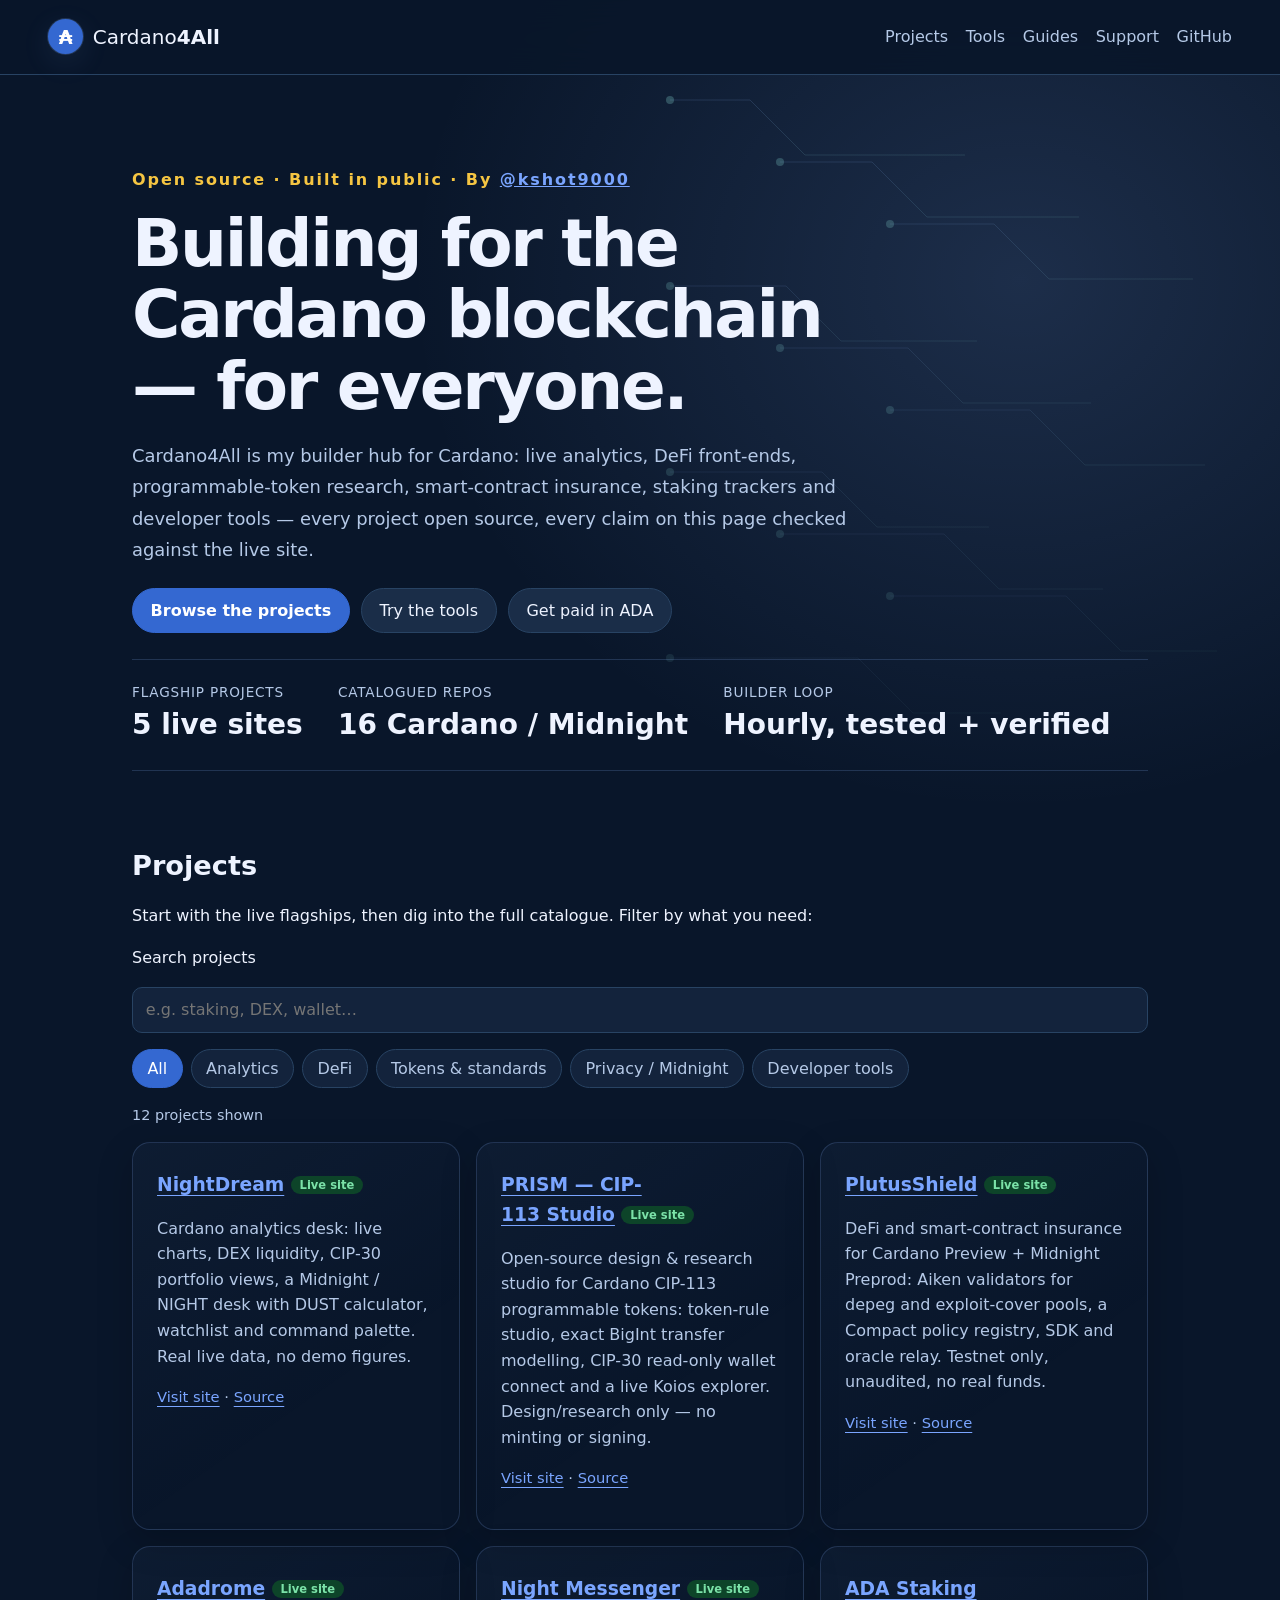
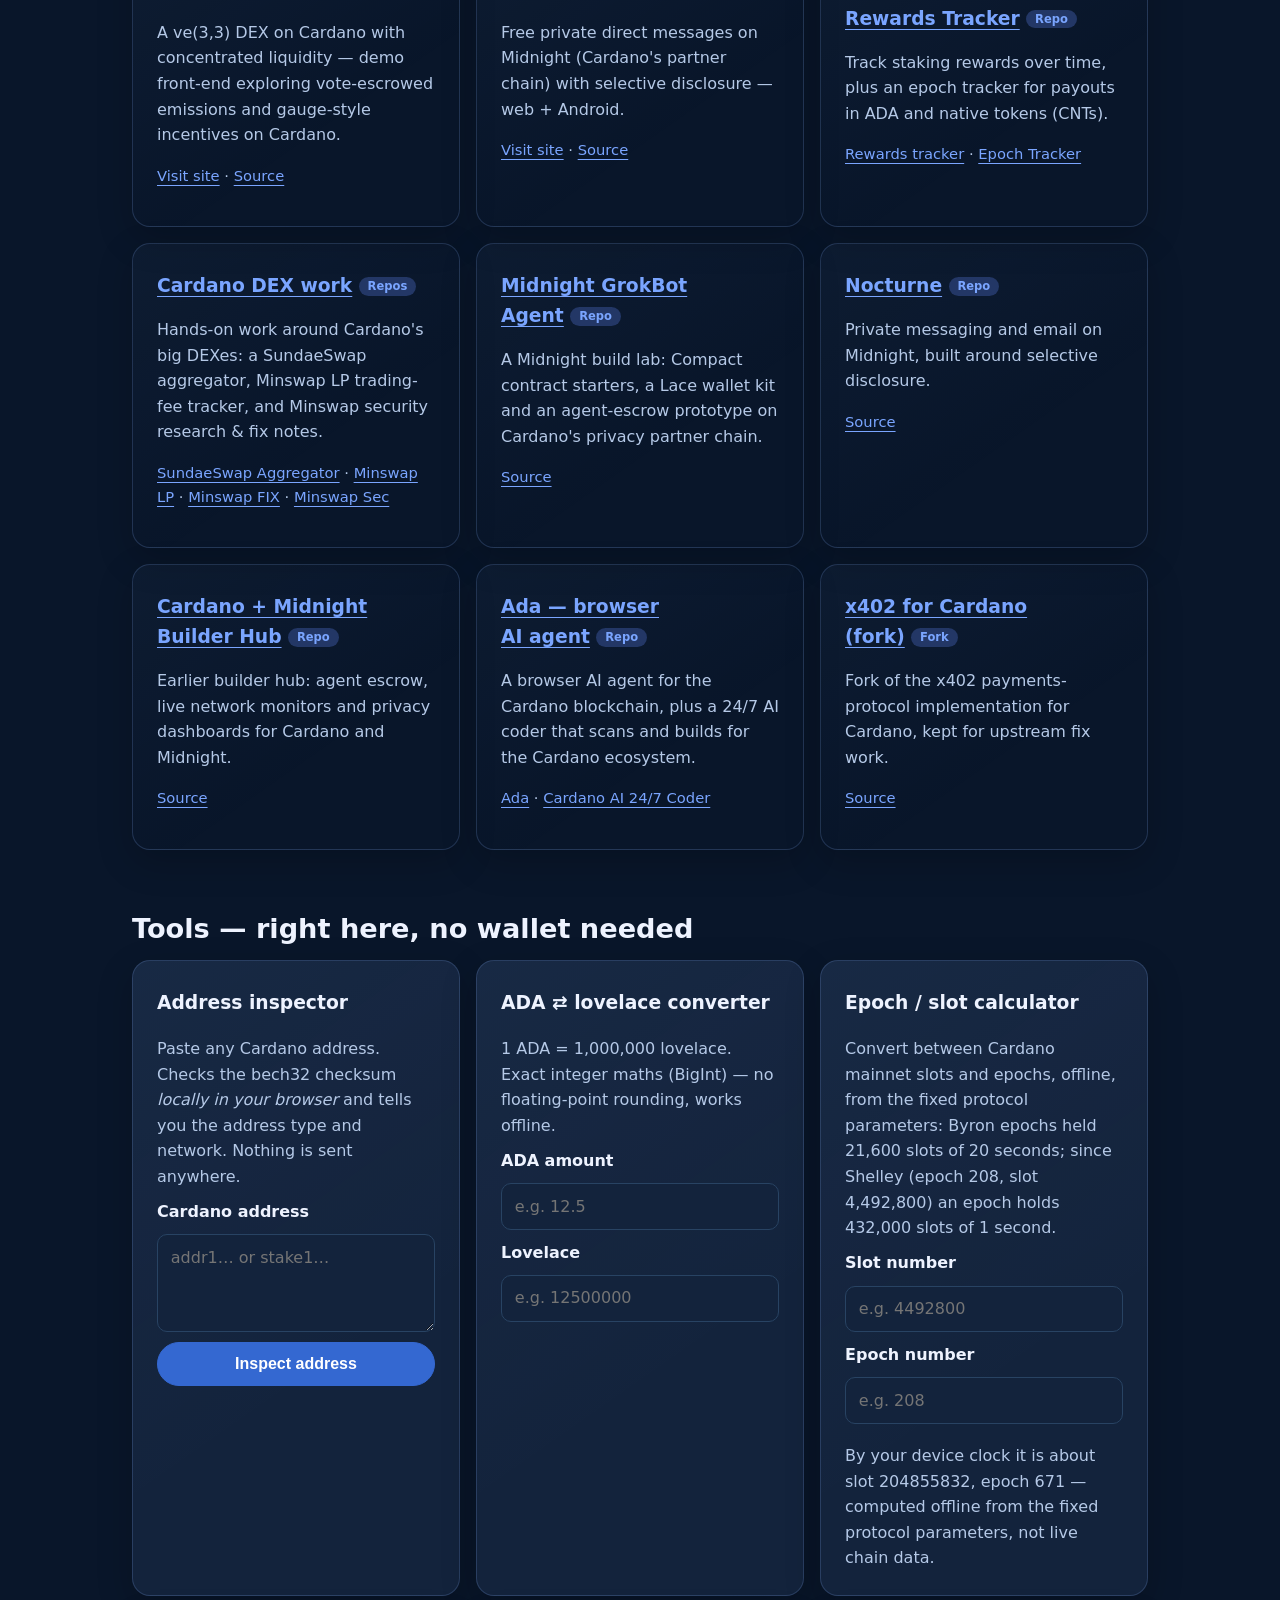
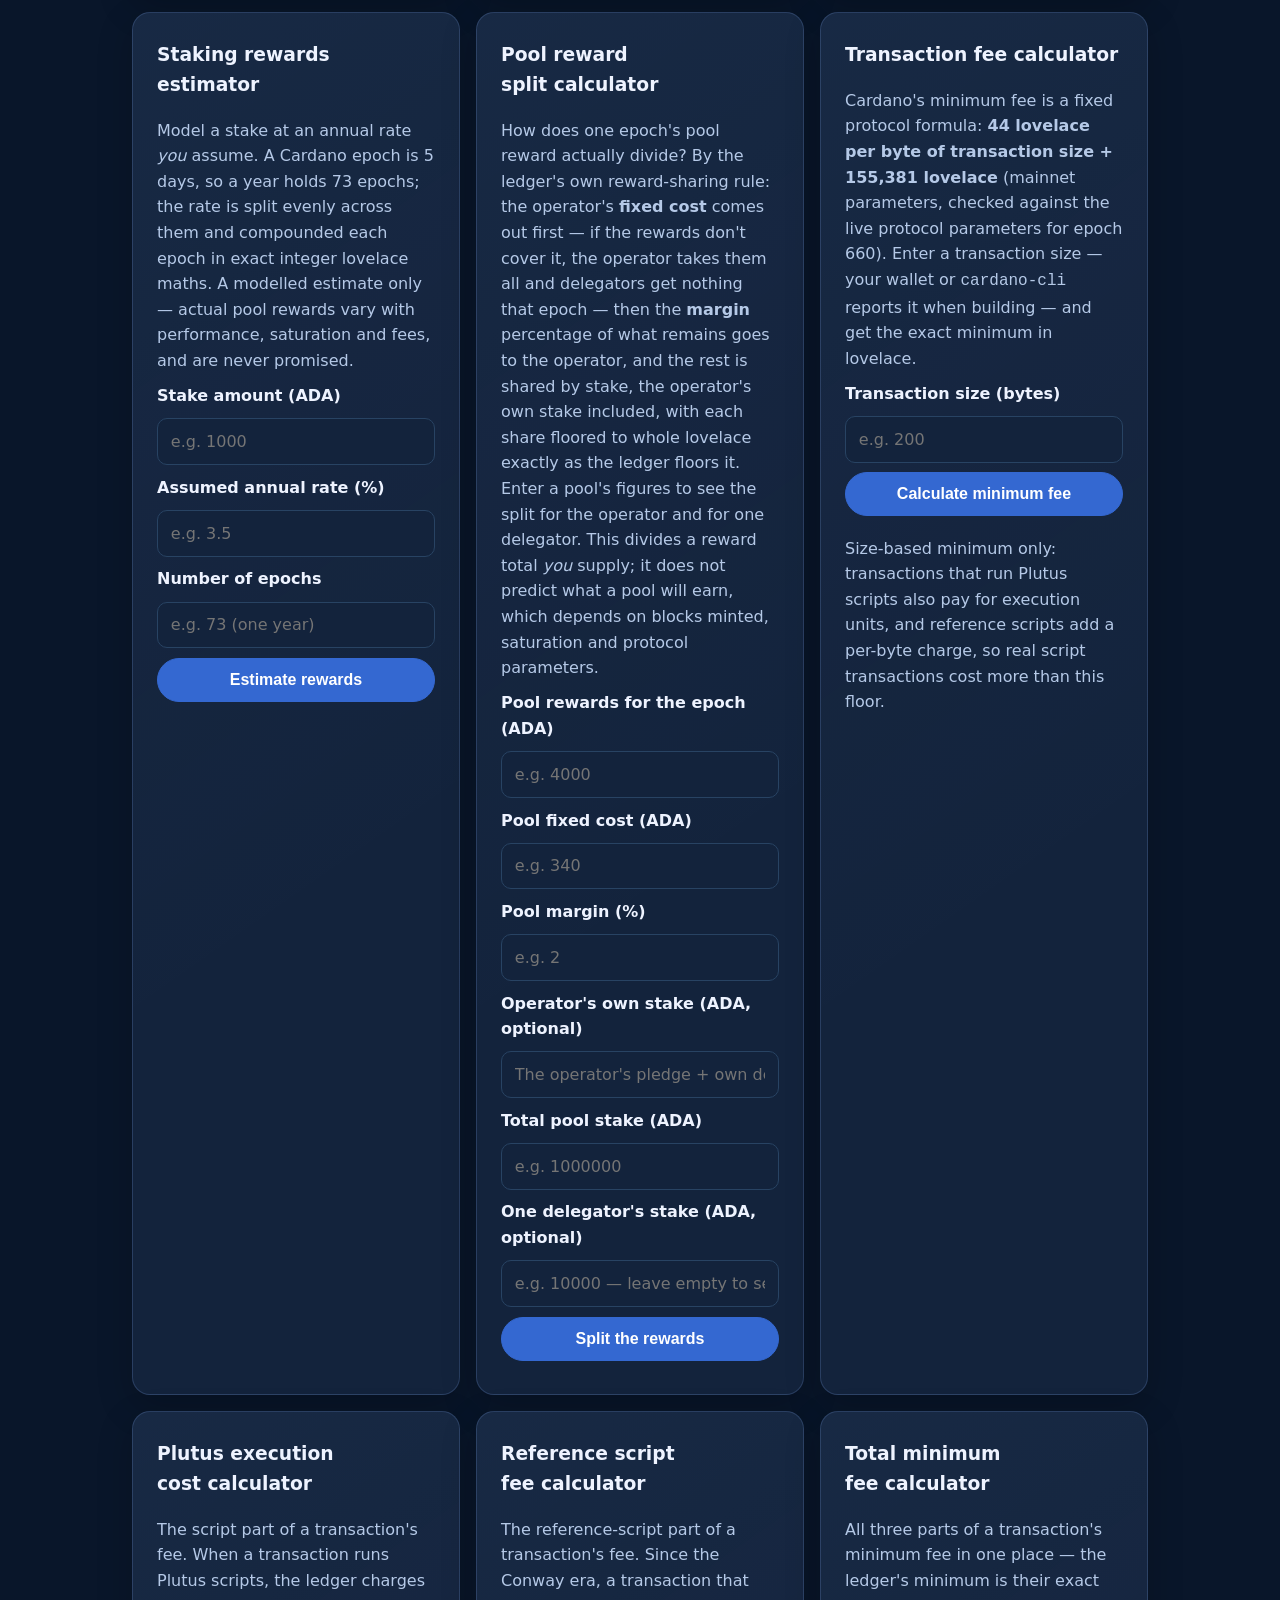
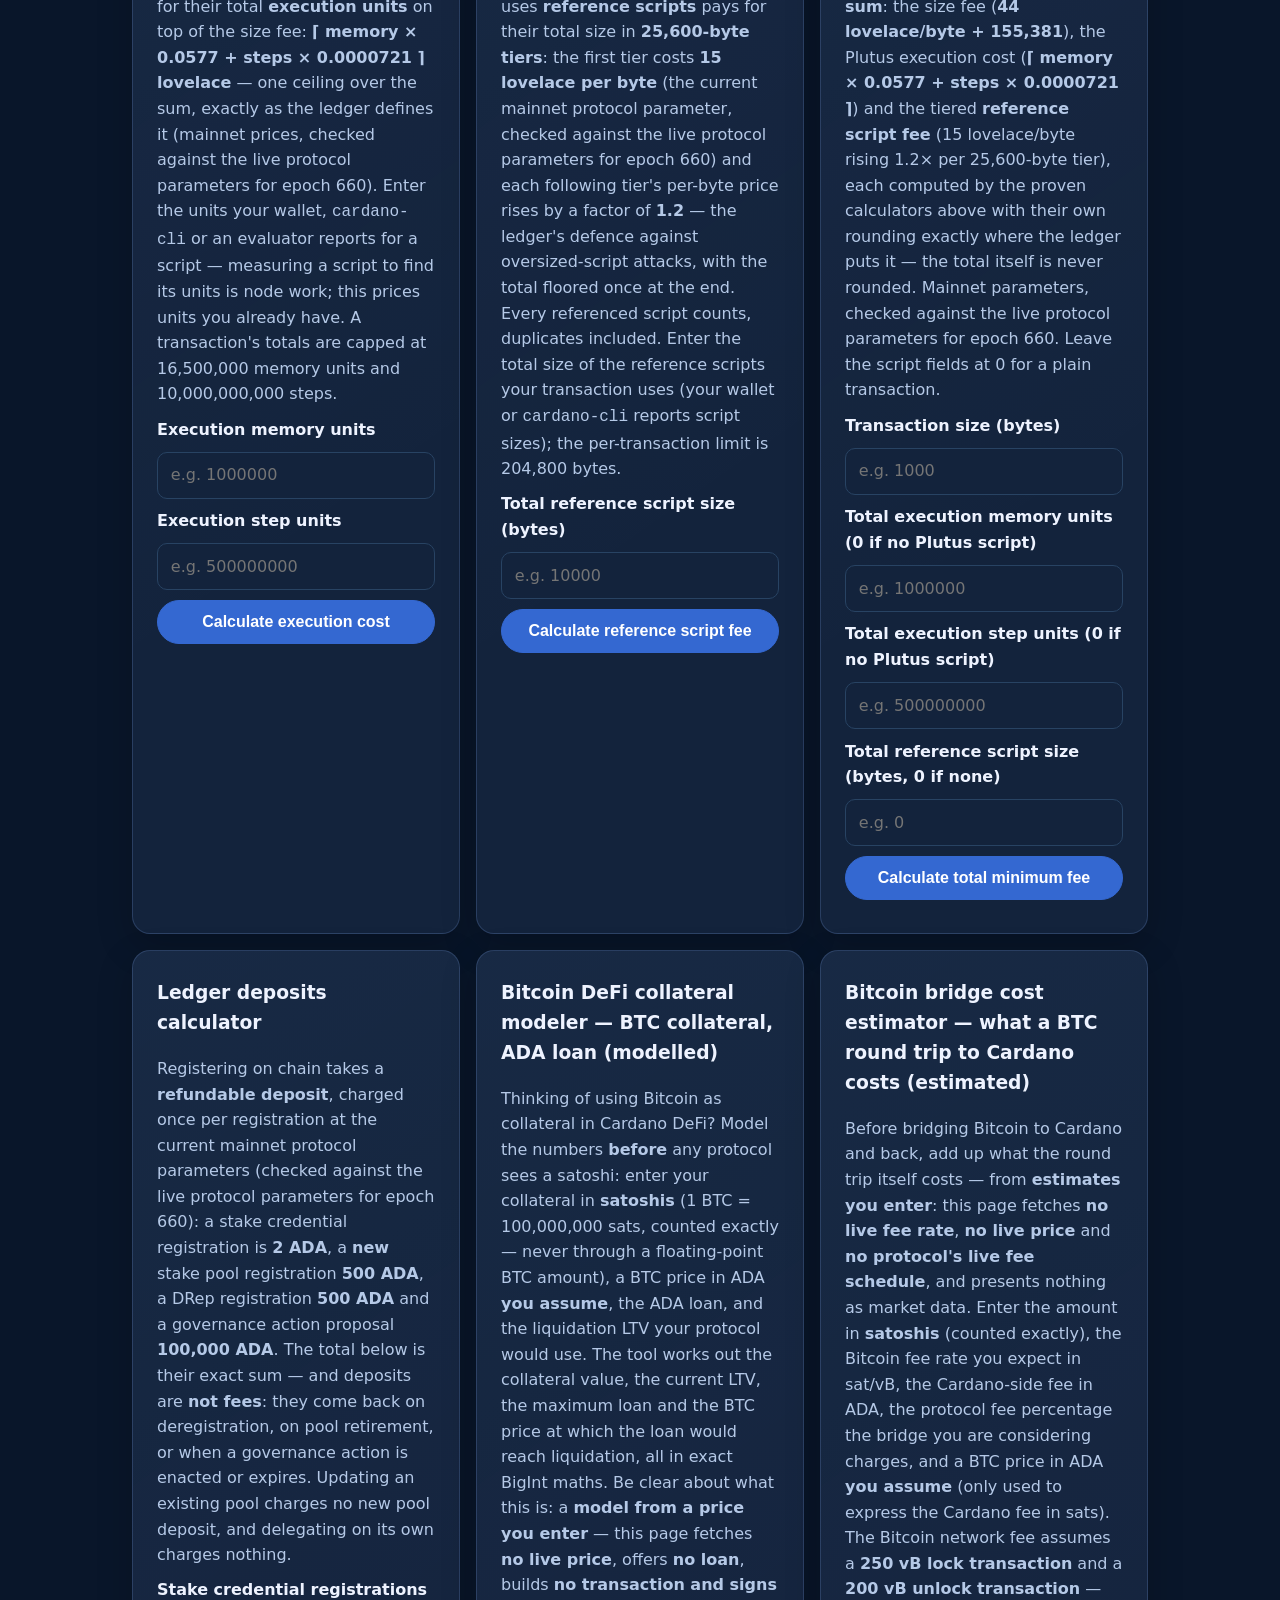
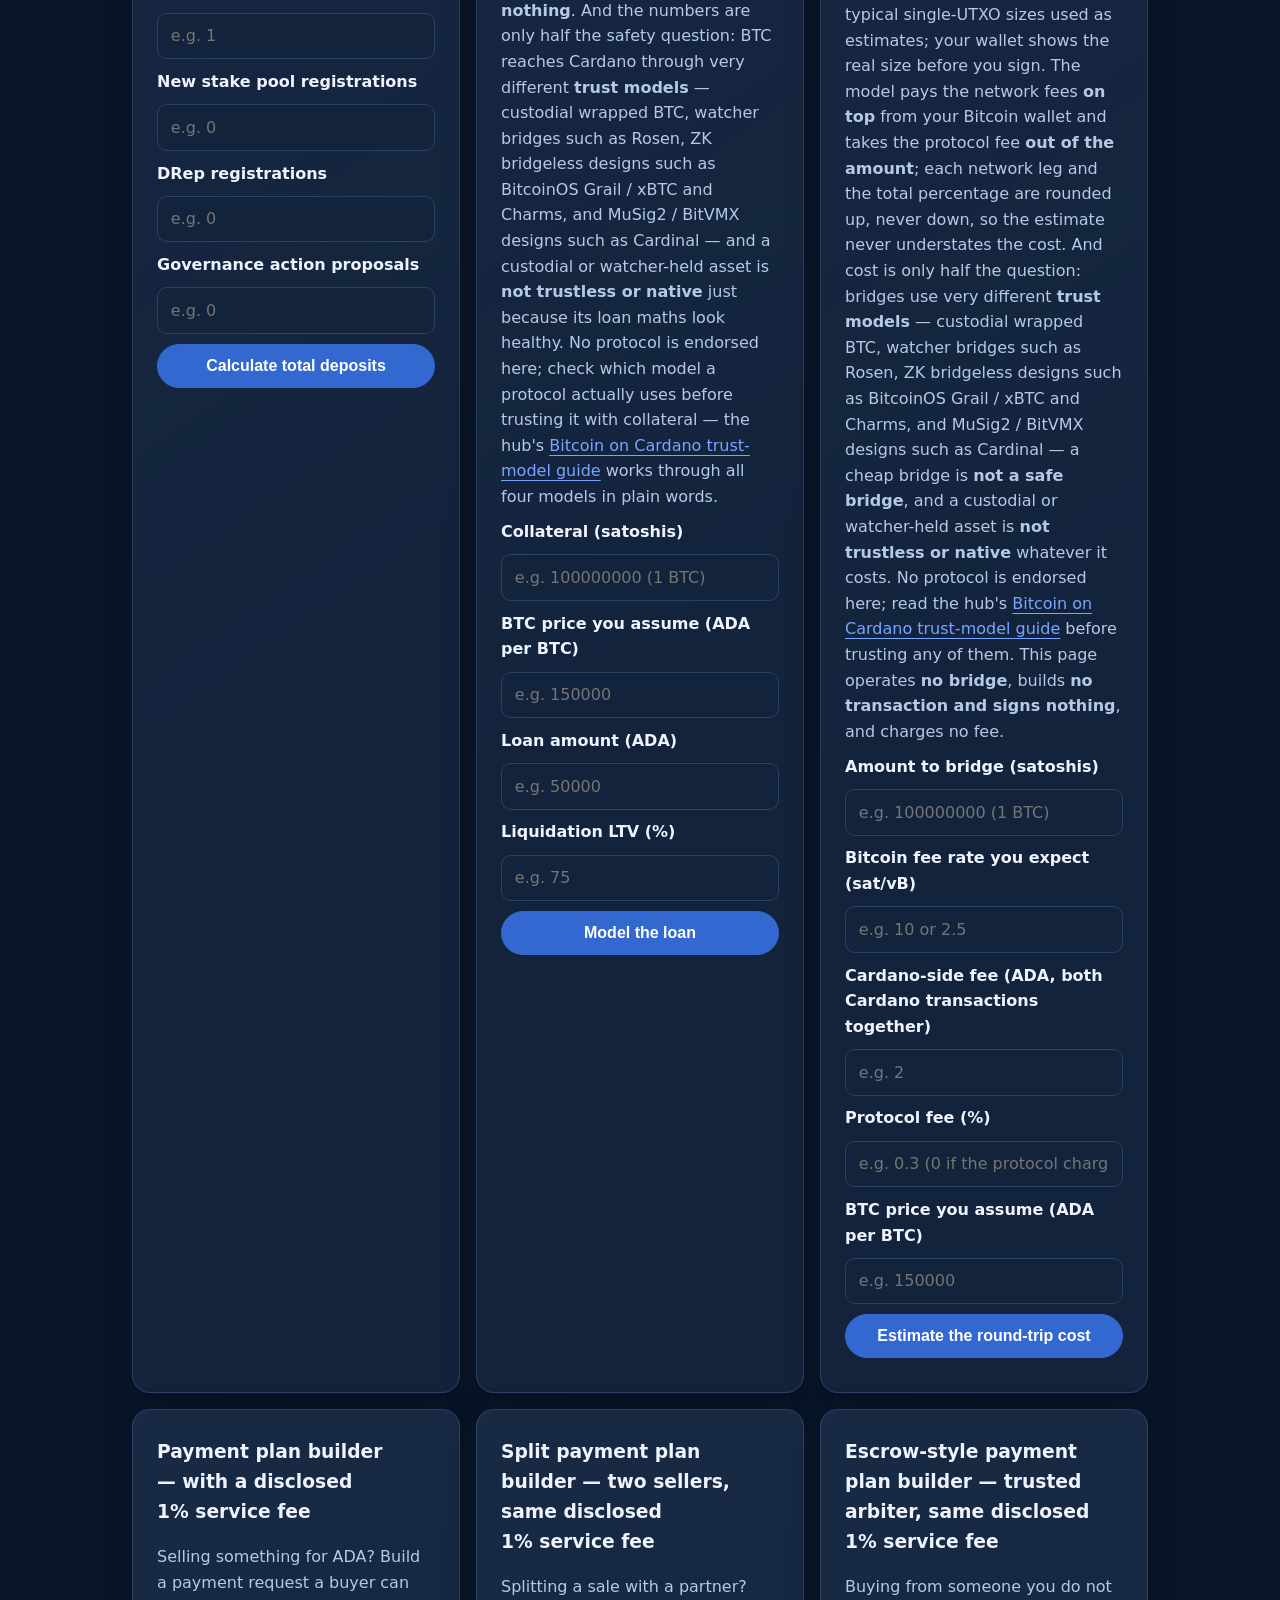
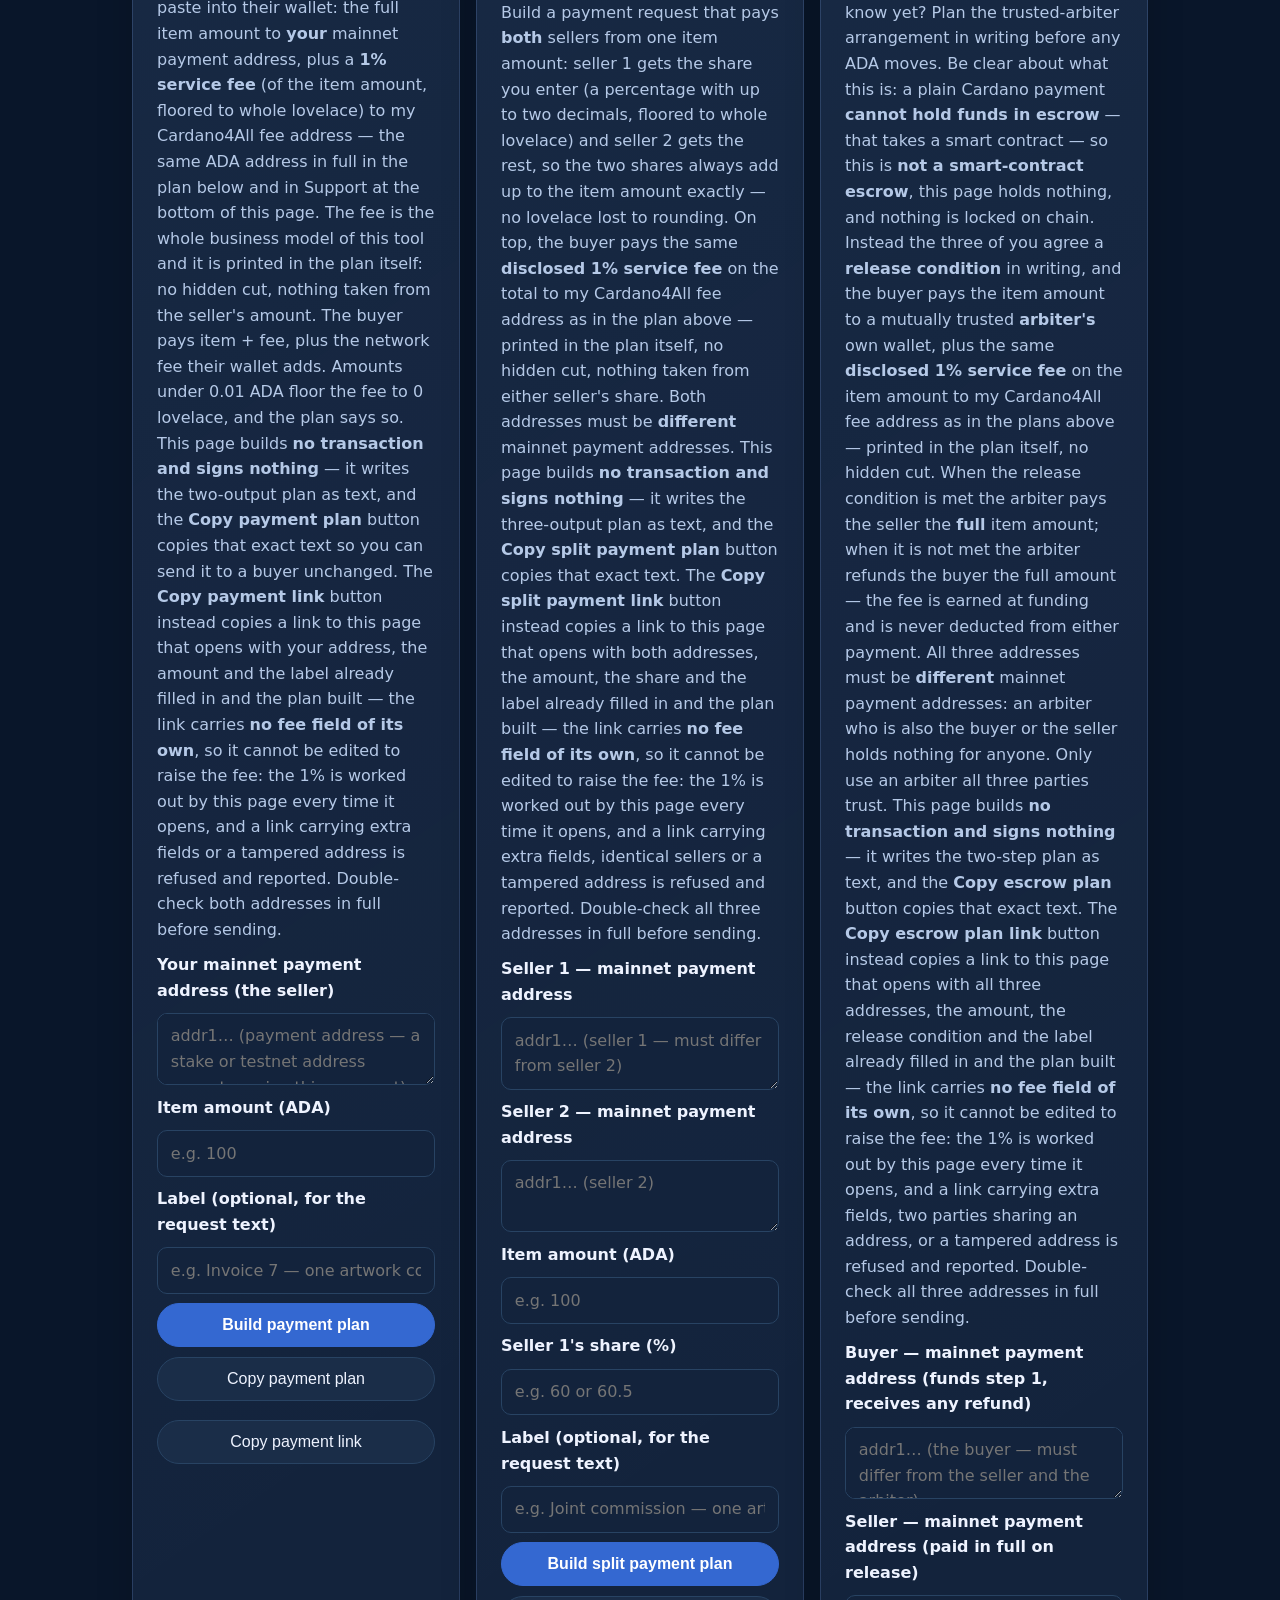
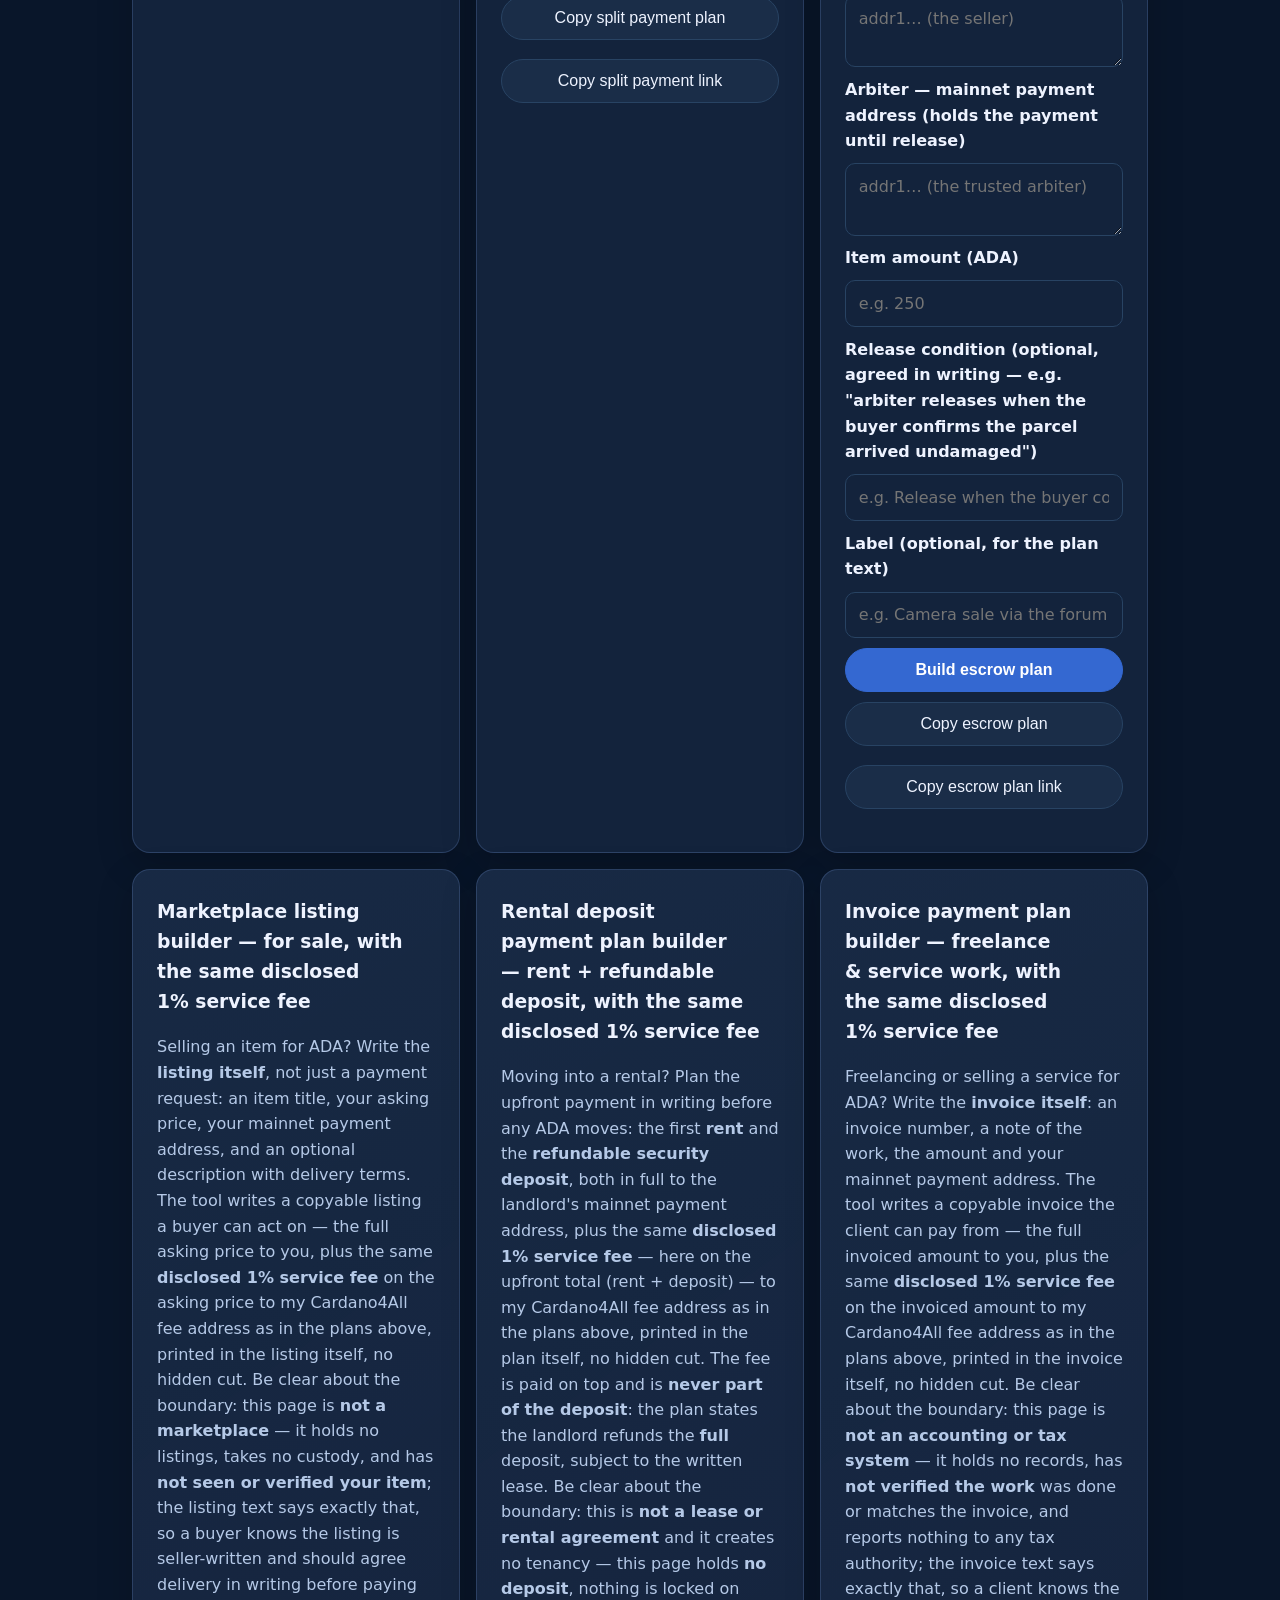
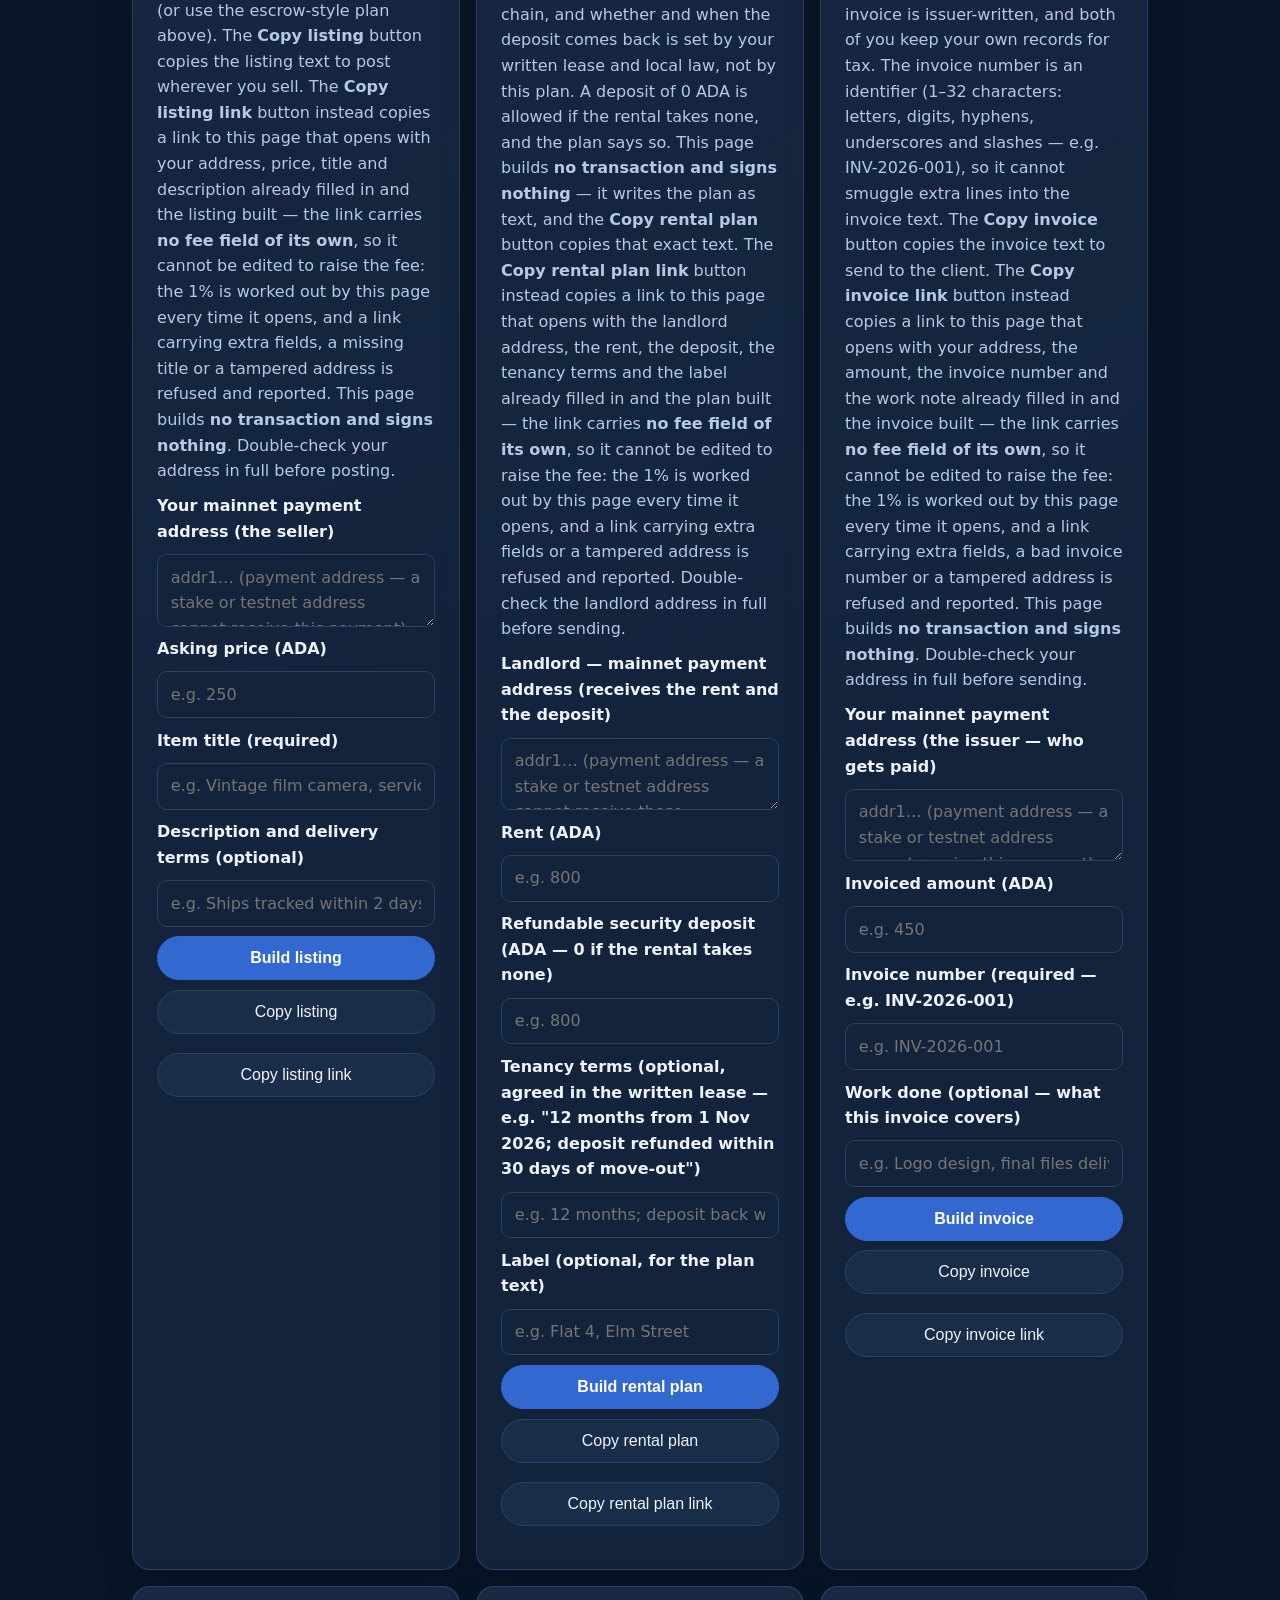
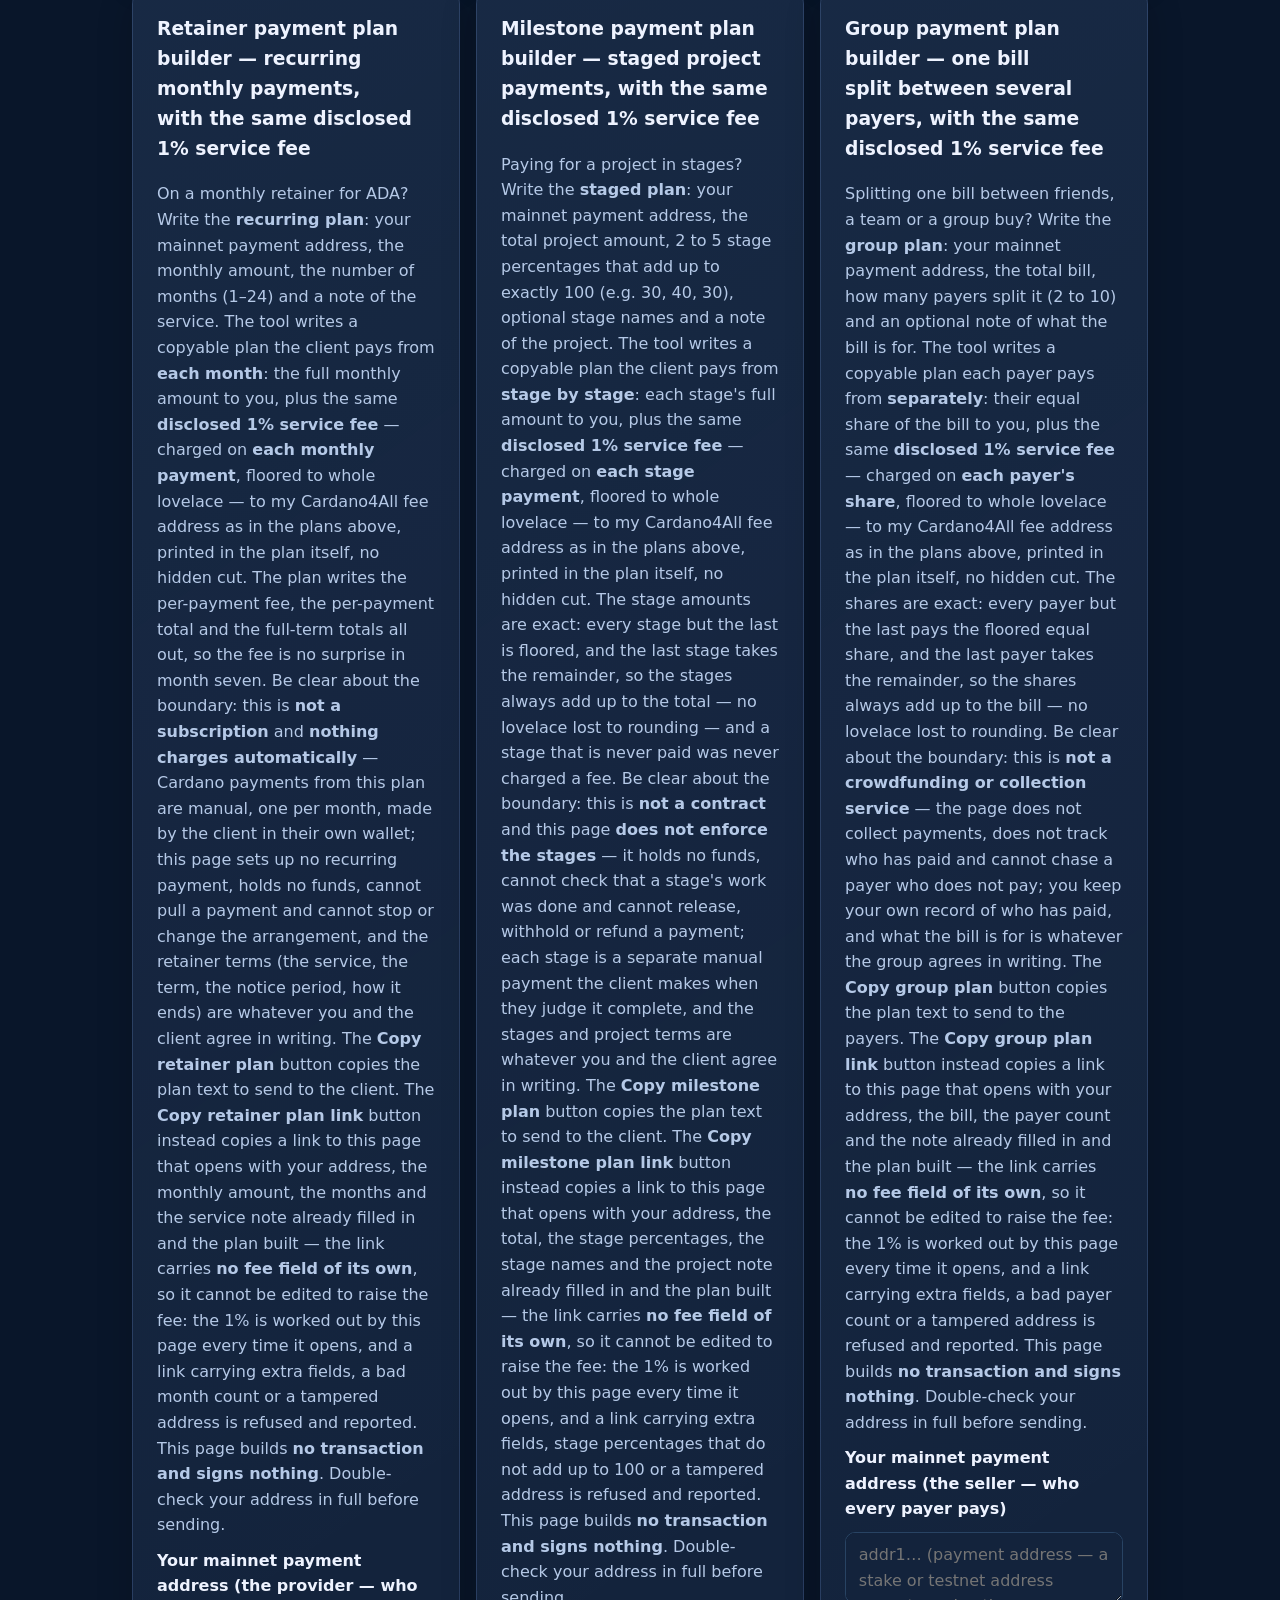
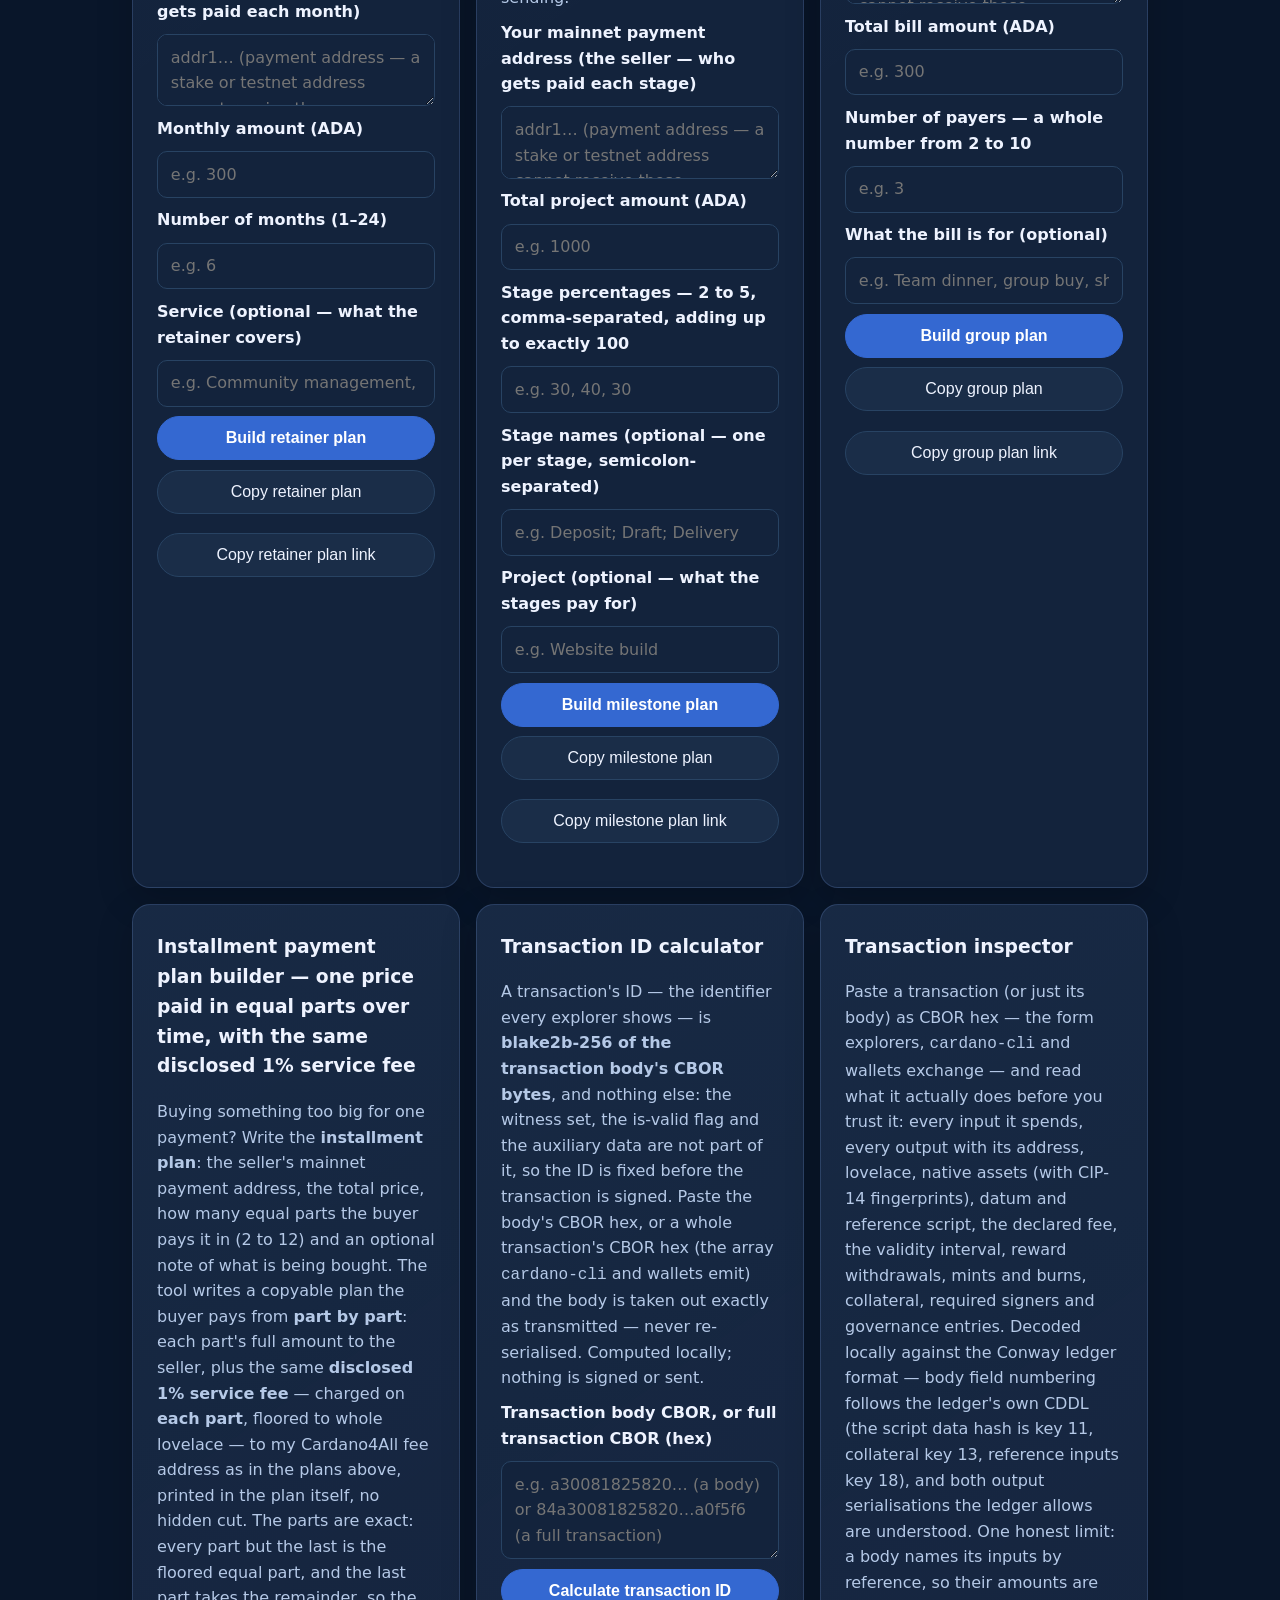
<file: index.html>
<!DOCTYPE html>
<html lang="en">
<head>
<meta charset="utf-8">
<meta name="viewport" content="width=device-width, initial-scale=1">
<title>Cardano4All — Cardano Staking, Fee &amp; Epoch Calculators, Address Inspector and Developer Tools</title>
<meta name="description" content="Free Cardano tools by Kyle Cox (@kshot9000), no wallet needed: ADA staking rewards estimator, pool reward split, transaction fee and Plutus cost calculators, epoch/slot converter, bech32 address inspector and CBOR decoders — plus open-source Cardano apps and guides.">
<link rel="canonical" href="https://kshot3000.github.io/Cardano4all/">
<meta name="theme-color" content="#0033ad">
<meta property="og:title" content="Cardano4All — Building for the Cardano Blockchain">
<meta property="og:description" content="Free Cardano calculators and developer tools by Kyle Cox (@kshot9000): staking rewards, pool splits, transaction fees, epoch/slot conversion, address inspection and CBOR decoding — no wallet needed.">
<meta property="og:type" content="website">
<meta property="og:url" content="https://kshot3000.github.io/Cardano4all/">
<meta property="og:image" content="https://kshot3000.github.io/Cardano4all/visual-upgrade/scene.svg">
<meta property="og:image:alt" content="Cardano4All — Cardano builder hub by Kyle Cox (@kshot9000)">
<meta name="twitter:card" content="summary">
<meta name="twitter:site" content="@kshot9000">
<meta name="twitter:creator" content="@kshot9000">
<meta name="twitter:title" content="Cardano4All — Cardano calculators and developer tools">
<meta name="twitter:description" content="Free Cardano staking, fee, epoch and pool calculators plus address and CBOR tools — no wallet needed. By @kshot9000.">
<meta name="twitter:image" content="https://kshot3000.github.io/Cardano4all/visual-upgrade/scene.svg">
<script type="application/ld+json">
{"@context":"https://schema.org","@type":"WebSite","name":"Cardano4All","url":"https://kshot3000.github.io/Cardano4all/","author":{"@type":"Person","name":"Kyle Cox","url":"https://x.com/kshot9000"},"description":"Free Cardano calculators and developer tools — staking rewards, pool reward splits, transaction fees, epoch/slot conversion, address inspection and CBOR decoding. No wallet needed."}
</script>
<script type="application/ld+json">
{"@context":"https://schema.org","@type":"ItemList","name":"Cardano4All free Cardano tools","itemListElement":[{"@type":"ListItem","position":1,"name":"Cardano address inspector","url":"https://kshot3000.github.io/Cardano4all/#inspector"},{"@type":"ListItem","position":2,"name":"ADA to lovelace converter","url":"https://kshot3000.github.io/Cardano4all/#converter"},{"@type":"ListItem","position":3,"name":"Cardano epoch and slot calculator","url":"https://kshot3000.github.io/Cardano4all/#epochcalc"},{"@type":"ListItem","position":4,"name":"ADA staking rewards estimator","url":"https://kshot3000.github.io/Cardano4all/#stakingcalc"},{"@type":"ListItem","position":5,"name":"Stake pool reward split calculator","url":"https://kshot3000.github.io/Cardano4all/#poolsplit"},{"@type":"ListItem","position":6,"name":"Cardano transaction fee calculator","url":"https://kshot3000.github.io/Cardano4all/#feecalc"},{"@type":"ListItem","position":7,"name":"Plutus execution cost calculator","url":"https://kshot3000.github.io/Cardano4all/#exunitcalc"},{"@type":"ListItem","position":8,"name":"Cardano transaction inspector and CBOR decoders","url":"https://kshot3000.github.io/Cardano4all/#txinspect"},{"@type":"ListItem","position":9,"name":"ADA payment plan builder with disclosed 1% service fee","url":"https://kshot3000.github.io/Cardano4all/#paylink"},{"@type":"ListItem","position":10,"name":"ADA split payment plan builder for two sellers with disclosed 1% service fee","url":"https://kshot3000.github.io/Cardano4all/#splitlink"},{"@type":"ListItem","position":11,"name":"ADA escrow-style payment plan builder with trusted arbiter and disclosed 1% service fee","url":"https://kshot3000.github.io/Cardano4all/#escrowlink"},{"@type":"ListItem","position":12,"name":"ADA marketplace listing builder with disclosed 1% service fee","url":"https://kshot3000.github.io/Cardano4all/#marketlink"},{"@type":"ListItem","position":13,"name":"ADA rental deposit payment plan builder with disclosed 1% service fee","url":"https://kshot3000.github.io/Cardano4all/#rentlink"},{"@type":"ListItem","position":14,"name":"ADA invoice payment plan builder for freelance and service work with disclosed 1% service fee","url":"https://kshot3000.github.io/Cardano4all/#invoicelink"},{"@type":"ListItem","position":15,"name":"ADA retainer payment plan builder for recurring monthly payments with disclosed 1% service fee","url":"https://kshot3000.github.io/Cardano4all/#retainerlink"},{"@type":"ListItem","position":16,"name":"ADA milestone payment plan builder for staged project payments with disclosed 1% service fee","url":"https://kshot3000.github.io/Cardano4all/#milestonelink"},{"@type":"ListItem","position":17,"name":"ADA group payment plan builder splitting one bill between several payers with disclosed 1% service fee","url":"https://kshot3000.github.io/Cardano4all/#grouplink"},{"@type":"ListItem","position":18,"name":"ADA installment payment plan builder paying one price in equal parts over time with disclosed 1% service fee","url":"https://kshot3000.github.io/Cardano4all/#instlink"},{"@type":"ListItem","position":19,"name":"Bitcoin DeFi collateral modeler — BTC collateral loan health and LTV from a user-supplied price, satoshi-exact","url":"https://kshot3000.github.io/Cardano4all/#btcloan"},{"@type":"ListItem","position":20,"name":"Bitcoin bridge cost estimator — round-trip BTC to Cardano cost from fee estimates the user enters, satoshi-exact","url":"https://kshot3000.github.io/Cardano4all/#bridgecost"}]}
</script>
<link rel="icon" href="data:image/svg+xml,%3Csvg xmlns='http://www.w3.org/2000/svg' viewBox='0 0 32 32'%3E%3Ccircle cx='16' cy='16' r='14' fill='%230033ad'/%3E%3Ccircle cx='16' cy='11' r='3' fill='%23fff'/%3E%3Ccircle cx='10' cy='19' r='2.4' fill='%23fff'/%3E%3Ccircle cx='22' cy='19' r='2.4' fill='%23fff'/%3E%3C/svg%3E">
<link rel="stylesheet" href="styles.css?v=1">
<link rel="stylesheet" href="visual-upgrade/theme.css?v=20261007">
</head>
<body data-vu-theme="network">
<a class="skip" href="#main">Skip to main content</a>
<header class="site-head">
  <a class="brand" href="./" aria-label="Cardano4All home">
    <span class="brand-mark" aria-hidden="true">₳</span>
    <span>Cardano<strong>4All</strong></span>
  </a>
  <nav aria-label="Main">
    <a href="#projects">Projects</a>
    <a href="#tools">Tools</a>
    <a href="#guides">Guides</a>
    <a href="#support">Support</a>
    <a href="https://github.com/Kshot3000/Cardano4all">GitHub</a>
  </nav>
</header>

<main id="main" tabindex="-1">
  <section class="hero">
    <p class="eyebrow">Open source · Built in public · By <a href="https://x.com/kshot9000">@kshot9000</a></p>
    <h1>Building for the Cardano blockchain — for everyone.</h1>
    <p class="lede">Cardano4All is my builder hub for Cardano: live analytics, DeFi front-ends,
    programmable-token research, smart-contract insurance, staking trackers and developer
    tools — every project open source, every claim on this page checked against the live site.</p>
    <div class="hero-cta">
      <a class="btn primary" href="#projects">Browse the projects</a>
      <a class="btn" href="#tools">Try the tools</a>
      <a class="btn" href="pay.html">Get paid in ADA</a>
    </div>
    <dl class="stats">
      <div><dt>Flagship projects</dt><dd>5 live sites</dd></div>
      <div><dt>Catalogued repos</dt><dd>16 Cardano / Midnight</dd></div>
      <div><dt>Builder loop</dt><dd>Hourly, tested + verified</dd></div>
    </dl>
  </section>

  <section id="projects" aria-labelledby="projects-h">
    <h2 id="projects-h">Projects</h2>
    <p>Start with the live flagships, then dig into the full catalogue. Filter by what you need:</p>
    <div class="filter-row" role="group" aria-label="Filter projects">
      <label for="q">Search projects</label>
      <input id="q" type="search" placeholder="e.g. staking, DEX, wallet…" autocomplete="off">
      <div class="chips" role="group" aria-label="Filter by category">
        <button type="button" class="chip active" data-filter="all">All</button>
        <button type="button" class="chip" data-filter="analytics">Analytics</button>
        <button type="button" class="chip" data-filter="defi">DeFi</button>
        <button type="button" class="chip" data-filter="tokens">Tokens &amp; standards</button>
        <button type="button" class="chip" data-filter="privacy">Privacy / Midnight</button>
        <button type="button" class="chip" data-filter="dev">Developer tools</button>
      </div>
    </div>
    <p id="filter-status" class="sr-status" role="status" aria-live="polite"></p>
    <ul class="cards" id="cards">
      <li class="card" data-cat="analytics" data-name="nightdream cardano analytics dex liquidity midnight night dust charts portfolio">
        <h3><a href="https://nightdream.xyz/">NightDream</a> <span class="badge live">Live site</span></h3>
        <p>Cardano analytics desk: live charts, DEX liquidity, CIP-30 portfolio views, a Midnight / NIGHT desk with DUST calculator, watchlist and command palette. Real live data, no demo figures.</p>
        <p class="card-links"><a href="https://nightdream.xyz/">Visit site</a> · <a href="https://github.com/Kshot3000/nightdream.xyz">Source</a></p>
      </li>
      <li class="card" data-cat="tokens" data-name="prism cip-113 programmable tokens token studio koios cip-30">
        <h3><a href="https://kshot3000.github.io/Grok-CIP-113/">PRISM — CIP-113 Studio</a> <span class="badge live">Live site</span></h3>
        <p>Open-source design &amp; research studio for Cardano CIP-113 programmable tokens: token-rule studio, exact BigInt transfer modelling, CIP-30 read-only wallet connect and a live Koios explorer. Design/research only — no minting or signing.</p>
        <p class="card-links"><a href="https://kshot3000.github.io/Grok-CIP-113/">Visit site</a> · <a href="https://github.com/Kshot3000/Grok-CIP-113">Source</a></p>
      </li>
      <li class="card" data-cat="defi" data-name="plutusshield insurance defi smart contract cover aiken preview preprod depeg exploit">
        <h3><a href="https://kshot3000.github.io/PlutusShield/">PlutusShield</a> <span class="badge live">Live site</span></h3>
        <p>DeFi and smart-contract insurance for Cardano Preview + Midnight Preprod: Aiken validators for depeg and exploit-cover pools, a Compact policy registry, SDK and oracle relay. Testnet only, unaudited, no real funds.</p>
        <p class="card-links"><a href="https://kshot3000.github.io/PlutusShield/">Visit site</a> · <a href="https://github.com/Kshot3000/PlutusShield">Source</a></p>
      </li>
      <li class="card" data-cat="defi" data-name="adadrome dex ve33 concentrated liquidity amm">
        <h3><a href="https://kshot3000.github.io/Adadrome/">Adadrome</a> <span class="badge live">Live site</span></h3>
        <p>A ve(3,3) DEX on Cardano with concentrated liquidity — demo front-end exploring vote-escrowed emissions and gauge-style incentives on Cardano.</p>
        <p class="card-links"><a href="https://kshot3000.github.io/Adadrome/">Visit site</a> · <a href="https://github.com/Kshot3000/Adadrome">Source</a></p>
      </li>
      <li class="card" data-cat="privacy" data-name="night messenger private dm midnight selective disclosure messaging">
        <h3><a href="https://kshot3000.github.io/Night-Messenger-/">Night Messenger</a> <span class="badge live">Live site</span></h3>
        <p>Free private direct messages on Midnight (Cardano's partner chain) with selective disclosure — web + Android.</p>
        <p class="card-links"><a href="https://kshot3000.github.io/Night-Messenger-/">Visit site</a> · <a href="https://github.com/Kshot3000/Night-Messenger-">Source</a></p>
      </li>
      <li class="card" data-cat="analytics defi" data-name="ada staking rewards tracker epoch payouts cnt">
        <h3><a href="https://github.com/Kshot3000/ADA-Staking-Rewards-Tracker">ADA Staking Rewards Tracker</a> <span class="badge repo">Repo</span></h3>
        <p>Track staking rewards over time, plus an epoch tracker for payouts in ADA and native tokens (CNTs).</p>
        <p class="card-links"><a href="https://github.com/Kshot3000/ADA-Staking-Rewards-Tracker">Rewards tracker</a> · <a href="https://github.com/Kshot3000/Epoch-Tracker">Epoch Tracker</a></p>
      </li>
      <li class="card" data-cat="defi" data-name="minswap sundaeswap dex aggregator lp fee tracker security">
        <h3><a href="https://github.com/Kshot3000/Sundaeswap-Aggregator">Cardano DEX work</a> <span class="badge repo">Repos</span></h3>
        <p>Hands-on work around Cardano's big DEXes: a SundaeSwap aggregator, Minswap LP trading-fee tracker, and Minswap security research &amp; fix notes.</p>
        <p class="card-links"><a href="https://github.com/Kshot3000/Sundaeswap-Aggregator">SundaeSwap Aggregator</a> · <a href="https://github.com/Kshot3000/MInswap-LP">Minswap LP</a> · <a href="https://github.com/Kshot3000/Minswap-FIX">Minswap FIX</a> · <a href="https://github.com/Kshot3000/MInswap-Sec">Minswap Sec</a></p>
      </li>
      <li class="card" data-cat="privacy dev" data-name="midnight grokbot agent compact lace escrow starters">
        <h3><a href="https://github.com/Kshot3000/Midnight-GrokBot-Agent">Midnight GrokBot Agent</a> <span class="badge repo">Repo</span></h3>
        <p>A Midnight build lab: Compact contract starters, a Lace wallet kit and an agent-escrow prototype on Cardano's privacy partner chain.</p>
        <p class="card-links"><a href="https://github.com/Kshot3000/Midnight-GrokBot-Agent">Source</a></p>
      </li>
      <li class="card" data-cat="privacy" data-name="nocturne private messaging email midnight">
        <h3><a href="https://github.com/Kshot3000/nocturne">Nocturne</a> <span class="badge repo">Repo</span></h3>
        <p>Private messaging and email on Midnight, built around selective disclosure.</p>
        <p class="card-links"><a href="https://github.com/Kshot3000/nocturne">Source</a></p>
      </li>
      <li class="card" data-cat="dev" data-name="cardano midnight qwen builder escrow network monitor privacy dashboard hub">
        <h3><a href="https://github.com/Kshot3000/Cardano-Midnight-Qwen-Builder">Cardano + Midnight Builder Hub</a> <span class="badge repo">Repo</span></h3>
        <p>Earlier builder hub: agent escrow, live network monitors and privacy dashboards for Cardano and Midnight.</p>
        <p class="card-links"><a href="https://github.com/Kshot3000/Cardano-Midnight-Qwen-Builder">Source</a></p>
      </li>
      <li class="card" data-cat="dev" data-name="ada browser ai agent cardano ai coder">
        <h3><a href="https://github.com/Kshot3000/Ada">Ada — browser AI agent</a> <span class="badge repo">Repo</span></h3>
        <p>A browser AI agent for the Cardano blockchain, plus a 24/7 AI coder that scans and builds for the Cardano ecosystem.</p>
        <p class="card-links"><a href="https://github.com/Kshot3000/Ada">Ada</a> · <a href="https://github.com/Kshot3000/Cardano-Ai-24-7-coder">Cardano AI 24/7 Coder</a></p>
      </li>
      <li class="card" data-cat="dev" data-name="x402 payments protocol cardano http 402">
        <h3><a href="https://github.com/Kshot3000/x402-cardano">x402 for Cardano (fork)</a> <span class="badge repo">Fork</span></h3>
        <p>Fork of the x402 payments-protocol implementation for Cardano, kept for upstream fix work.</p>
        <p class="card-links"><a href="https://github.com/Kshot3000/x402-cardano">Source</a></p>
      </li>
    </ul>
    <p id="no-results" hidden>No projects match that filter yet — try “all”.</p>
  </section>

  <section id="tools" aria-labelledby="tools-h">
    <h2 id="tools-h">Tools — right here, no wallet needed</h2>
    <div class="tool-grid">
      <form class="tool" id="inspector" >
        <h3>Address inspector</h3>
        <p>Paste any Cardano address. Checks the bech32 checksum <em>locally in your browser</em> and tells you the address type and network. Nothing is sent anywhere.</p>
        <label for="addr">Cardano address</label>
        <textarea id="addr" rows="3" spellcheck="false" placeholder="addr1… or stake1…"></textarea>
        <button type="submit" class="btn primary">Inspect address</button>
        <p id="addr-result" role="status" aria-live="polite"></p>
      </form>
      <form class="tool" id="converter">
        <h3>ADA ⇄ lovelace converter</h3>
        <p>1 ADA = 1,000,000 lovelace. Exact integer maths (BigInt) — no floating-point rounding, works offline.</p>
        <label for="ada">ADA amount</label>
        <input id="ada" inputmode="decimal" placeholder="e.g. 12.5" autocomplete="off">
        <label for="lovelace">Lovelace</label>
        <input id="lovelace" inputmode="numeric" placeholder="e.g. 12500000" autocomplete="off">
        <p id="conv-result" role="status" aria-live="polite"></p>
      </form>
      <form class="tool" id="epochcalc">
        <h3>Epoch / slot calculator</h3>
        <p>Convert between Cardano mainnet slots and epochs, offline, from the fixed protocol parameters: Byron epochs held 21,600 slots of 20 seconds; since Shelley (epoch 208, slot 4,492,800) an epoch holds 432,000 slots of 1 second.</p>
        <label for="slot">Slot number</label>
        <input id="slot" inputmode="numeric" placeholder="e.g. 4492800" autocomplete="off">
        <label for="epoch">Epoch number</label>
        <input id="epoch" inputmode="numeric" placeholder="e.g. 208" autocomplete="off">
        <p id="epoch-result" role="status" aria-live="polite"></p>
        <p id="epoch-now" role="status"></p>
      </form>
      <form class="tool" id="stakingcalc">
        <h3>Staking rewards estimator</h3>
        <p>Model a stake at an annual rate <em>you</em> assume. A Cardano epoch is 5 days, so a year holds 73 epochs; the rate is split evenly across them and compounded each epoch in exact integer lovelace maths. A modelled estimate only — actual pool rewards vary with performance, saturation and fees, and are never promised.</p>
        <label for="stake-ada">Stake amount (ADA)</label>
        <input id="stake-ada" inputmode="decimal" placeholder="e.g. 1000" autocomplete="off">
        <label for="stake-rate">Assumed annual rate (%)</label>
        <input id="stake-rate" inputmode="decimal" placeholder="e.g. 3.5" autocomplete="off">
        <label for="stake-epochs">Number of epochs</label>
        <input id="stake-epochs" inputmode="numeric" placeholder="e.g. 73 (one year)" autocomplete="off">
        <button type="submit" class="btn primary">Estimate rewards</button>
        <p id="stake-result" role="status" aria-live="polite"></p>
      </form>
      <form class="tool" id="poolsplit">
        <h3>Pool reward split calculator</h3>
        <p>How does one epoch's pool reward actually divide? By the ledger's own reward-sharing rule: the operator's <strong>fixed cost</strong> comes out first — if the rewards don't cover it, the operator takes them all and delegators get nothing that epoch — then the <strong>margin</strong> percentage of what remains goes to the operator, and the rest is shared by stake, the operator's own stake included, with each share floored to whole lovelace exactly as the ledger floors it. Enter a pool's figures to see the split for the operator and for one delegator. This divides a reward total <em>you</em> supply; it does not predict what a pool will earn, which depends on blocks minted, saturation and protocol parameters.</p>
        <label for="pool-rewards">Pool rewards for the epoch (ADA)</label>
        <input id="pool-rewards" inputmode="decimal" placeholder="e.g. 4000" autocomplete="off">
        <label for="pool-cost">Pool fixed cost (ADA)</label>
        <input id="pool-cost" inputmode="decimal" placeholder="e.g. 340" autocomplete="off">
        <label for="pool-margin">Pool margin (%)</label>
        <input id="pool-margin" inputmode="decimal" placeholder="e.g. 2" autocomplete="off">
        <label for="pool-owner-stake">Operator's own stake (ADA, optional)</label>
        <input id="pool-owner-stake" inputmode="decimal" placeholder="The operator's pledge + own delegation, or leave empty" autocomplete="off">
        <label for="pool-total-stake">Total pool stake (ADA)</label>
        <input id="pool-total-stake" inputmode="decimal" placeholder="e.g. 1000000" autocomplete="off">
        <label for="pool-member-stake">One delegator's stake (ADA, optional)</label>
        <input id="pool-member-stake" inputmode="decimal" placeholder="e.g. 10000 — leave empty to see just the operator's share" autocomplete="off">
        <button type="submit" class="btn primary">Split the rewards</button>
        <p id="pool-split-result" role="status" aria-live="polite"></p>
      </form>
      <form class="tool" id="feecalc">
        <h3>Transaction fee calculator</h3>
        <p>Cardano's minimum fee is a fixed protocol formula: <strong>44 lovelace per byte of transaction size + 155,381 lovelace</strong> (mainnet parameters, checked against the live protocol parameters for epoch 660). Enter a transaction size — your wallet or <code>cardano-cli</code> reports it when building — and get the exact minimum in lovelace.</p>
        <label for="fee-size">Transaction size (bytes)</label>
        <input id="fee-size" inputmode="numeric" placeholder="e.g. 200" autocomplete="off">
        <button type="submit" class="btn primary">Calculate minimum fee</button>
        <p id="fee-result" role="status" aria-live="polite"></p>
        <p>Size-based minimum only: transactions that run Plutus scripts also pay for execution units, and reference scripts add a per-byte charge, so real script transactions cost more than this floor.</p>
      </form>
      <form class="tool" id="exunitcalc">
        <h3>Plutus execution cost calculator</h3>
        <p>The script part of a transaction's fee. When a transaction runs Plutus scripts, the ledger charges for their total <strong>execution units</strong> on top of the size fee: <strong>⌈ memory × 0.0577 + steps × 0.0000721 ⌉ lovelace</strong> — one ceiling over the sum, exactly as the ledger defines it (mainnet prices, checked against the live protocol parameters for epoch 660). Enter the units your wallet, <code>cardano-cli</code> or an evaluator reports for a script — measuring a script to find its units is node work; this prices units you already have. A transaction's totals are capped at 16,500,000 memory units and 10,000,000,000 steps.</p>
        <label for="exunit-mem">Execution memory units</label>
        <input id="exunit-mem" inputmode="numeric" placeholder="e.g. 1000000" autocomplete="off">
        <label for="exunit-steps">Execution step units</label>
        <input id="exunit-steps" inputmode="numeric" placeholder="e.g. 500000000" autocomplete="off">
        <button type="submit" class="btn primary">Calculate execution cost</button>
        <p id="exunit-result" role="status" aria-live="polite"></p>
      </form>
      <form class="tool" id="refscriptcalc">
        <h3>Reference script fee calculator</h3>
        <p>The reference-script part of a transaction's fee. Since the Conway era, a transaction that uses <strong>reference scripts</strong> pays for their total size in <strong>25,600-byte tiers</strong>: the first tier costs <strong>15 lovelace per byte</strong> (the current mainnet protocol parameter, checked against the live protocol parameters for epoch 660) and each following tier's per-byte price rises by a factor of <strong>1.2</strong> — the ledger's defence against oversized-script attacks, with the total floored once at the end. Every referenced script counts, duplicates included. Enter the total size of the reference scripts your transaction uses (your wallet or <code>cardano-cli</code> reports script sizes); the per-transaction limit is 204,800 bytes.</p>
        <label for="refscript-size">Total reference script size (bytes)</label>
        <input id="refscript-size" inputmode="numeric" placeholder="e.g. 10000" autocomplete="off">
        <button type="submit" class="btn primary">Calculate reference script fee</button>
        <p id="refscript-result" role="status" aria-live="polite"></p>
      </form>
      <form class="tool" id="totalfeecalc">
        <h3>Total minimum fee calculator</h3>
        <p>All three parts of a transaction's minimum fee in one place — the ledger's minimum is their exact <strong>sum</strong>: the size fee (<strong>44 lovelace/byte + 155,381</strong>), the Plutus execution cost (<strong>⌈ memory × 0.0577 + steps × 0.0000721 ⌉</strong>) and the tiered <strong>reference script fee</strong> (15 lovelace/byte rising 1.2× per 25,600-byte tier), each computed by the proven calculators above with their own rounding exactly where the ledger puts it — the total itself is never rounded. Mainnet parameters, checked against the live protocol parameters for epoch 660. Leave the script fields at 0 for a plain transaction.</p>
        <label for="total-size">Transaction size (bytes)</label>
        <input id="total-size" inputmode="numeric" placeholder="e.g. 1000" autocomplete="off">
        <label for="total-mem">Total execution memory units (0 if no Plutus script)</label>
        <input id="total-mem" inputmode="numeric" placeholder="e.g. 1000000" autocomplete="off">
        <label for="total-steps">Total execution step units (0 if no Plutus script)</label>
        <input id="total-steps" inputmode="numeric" placeholder="e.g. 500000000" autocomplete="off">
        <label for="total-ref">Total reference script size (bytes, 0 if none)</label>
        <input id="total-ref" inputmode="numeric" placeholder="e.g. 0" autocomplete="off">
        <button type="submit" class="btn primary">Calculate total minimum fee</button>
        <p id="totalfee-result" role="status" aria-live="polite"></p>
      </form>
      <form class="tool" id="depositcalc">
        <h3>Ledger deposits calculator</h3>
        <p>Registering on chain takes a <strong>refundable deposit</strong>, charged once per registration at the current mainnet protocol parameters (checked against the live protocol parameters for epoch 660): a stake credential registration is <strong>2 ADA</strong>, a <strong>new</strong> stake pool registration <strong>500 ADA</strong>, a DRep registration <strong>500 ADA</strong> and a governance action proposal <strong>100,000 ADA</strong>. The total below is their exact sum — and deposits are <strong>not fees</strong>: they come back on deregistration, on pool retirement, or when a governance action is enacted or expires. Updating an existing pool charges no new pool deposit, and delegating on its own charges nothing.</p>
        <label for="dep-stake">Stake credential registrations</label>
        <input id="dep-stake" inputmode="numeric" placeholder="e.g. 1" autocomplete="off">
        <label for="dep-pool">New stake pool registrations</label>
        <input id="dep-pool" inputmode="numeric" placeholder="e.g. 0" autocomplete="off">
        <label for="dep-drep">DRep registrations</label>
        <input id="dep-drep" inputmode="numeric" placeholder="e.g. 0" autocomplete="off">
        <label for="dep-gov">Governance action proposals</label>
        <input id="dep-gov" inputmode="numeric" placeholder="e.g. 0" autocomplete="off">
        <button type="submit" class="btn primary">Calculate total deposits</button>
        <p id="deposit-result" role="status" aria-live="polite"></p>
      </form>
      <form class="tool" id="btcloan">
        <h3>Bitcoin DeFi collateral modeler — BTC collateral, ADA loan (modelled)</h3>
        <p>Thinking of using Bitcoin as collateral in Cardano DeFi? Model the numbers <strong>before</strong> any protocol sees a satoshi: enter your collateral in <strong>satoshis</strong> (1 BTC = 100,000,000 sats, counted exactly — never through a floating-point BTC amount), a BTC price in ADA <strong>you assume</strong>, the ADA loan, and the liquidation LTV your protocol would use. The tool works out the collateral value, the current LTV, the maximum loan and the BTC price at which the loan would reach liquidation, all in exact BigInt maths. Be clear about what this is: a <strong>model from a price you enter</strong> — this page fetches <strong>no live price</strong>, offers <strong>no loan</strong>, builds <strong>no transaction and signs nothing</strong>. And the numbers are only half the safety question: BTC reaches Cardano through very different <strong>trust models</strong> — custodial wrapped BTC, watcher bridges such as Rosen, ZK bridgeless designs such as BitcoinOS Grail / xBTC and Charms, and MuSig2 / BitVMX designs such as Cardinal — and a custodial or watcher-held asset is <strong>not trustless or native</strong> just because its loan maths look healthy. No protocol is endorsed here; check which model a protocol actually uses before trusting it with collateral — the hub's <a href="bitcoin-defi.html">Bitcoin on Cardano trust-model guide</a> works through all four models in plain words.</p>
        <label for="btc-sats">Collateral (satoshis)</label>
        <input id="btc-sats" inputmode="numeric" placeholder="e.g. 100000000 (1 BTC)" autocomplete="off">
        <label for="btc-price">BTC price you assume (ADA per BTC)</label>
        <input id="btc-price" inputmode="decimal" placeholder="e.g. 150000" autocomplete="off">
        <label for="btc-loan">Loan amount (ADA)</label>
        <input id="btc-loan" inputmode="decimal" placeholder="e.g. 50000" autocomplete="off">
        <label for="btc-liq">Liquidation LTV (%)</label>
        <input id="btc-liq" inputmode="decimal" placeholder="e.g. 75" autocomplete="off">
        <button type="submit" class="btn primary">Model the loan</button>
        <p id="btc-loan-result" role="status" aria-live="polite"></p>
      </form>
      <form class="tool" id="bridgecost">
        <h3>Bitcoin bridge cost estimator — what a BTC round trip to Cardano costs (estimated)</h3>
        <p>Before bridging Bitcoin to Cardano and back, add up what the round trip itself costs — from <strong>estimates you enter</strong>: this page fetches <strong>no live fee rate</strong>, <strong>no live price</strong> and <strong>no protocol's live fee schedule</strong>, and presents nothing as market data. Enter the amount in <strong>satoshis</strong> (counted exactly), the Bitcoin fee rate you expect in sat/vB, the Cardano-side fee in ADA, the protocol fee percentage the bridge you are considering charges, and a BTC price in ADA <strong>you assume</strong> (only used to express the Cardano fee in sats). The Bitcoin network fee assumes a <strong>250 vB lock transaction</strong> and a <strong>200 vB unlock transaction</strong> — typical single-UTXO sizes used as estimates; your wallet shows the real size before you sign. The model pays the network fees <strong>on top</strong> from your Bitcoin wallet and takes the protocol fee <strong>out of the amount</strong>; each network leg and the total percentage are rounded up, never down, so the estimate never understates the cost. And cost is only half the question: bridges use very different <strong>trust models</strong> — custodial wrapped BTC, watcher bridges such as Rosen, ZK bridgeless designs such as BitcoinOS Grail / xBTC and Charms, and MuSig2 / BitVMX designs such as Cardinal — a cheap bridge is <strong>not a safe bridge</strong>, and a custodial or watcher-held asset is <strong>not trustless or native</strong> whatever it costs. No protocol is endorsed here; read the hub's <a href="bitcoin-defi.html">Bitcoin on Cardano trust-model guide</a> before trusting any of them. This page operates <strong>no bridge</strong>, builds <strong>no transaction and signs nothing</strong>, and charges no fee.</p>
        <label for="bc-amount">Amount to bridge (satoshis)</label>
        <input id="bc-amount" inputmode="numeric" placeholder="e.g. 100000000 (1 BTC)" autocomplete="off">
        <label for="bc-rate">Bitcoin fee rate you expect (sat/vB)</label>
        <input id="bc-rate" inputmode="decimal" placeholder="e.g. 10 or 2.5" autocomplete="off">
        <label for="bc-adafee">Cardano-side fee (ADA, both Cardano transactions together)</label>
        <input id="bc-adafee" inputmode="decimal" placeholder="e.g. 2" autocomplete="off">
        <label for="bc-proto">Protocol fee (%)</label>
        <input id="bc-proto" inputmode="decimal" placeholder="e.g. 0.3 (0 if the protocol charges none)" autocomplete="off">
        <label for="bc-price">BTC price you assume (ADA per BTC)</label>
        <input id="bc-price" inputmode="decimal" placeholder="e.g. 150000" autocomplete="off">
        <button type="submit" class="btn primary">Estimate the round-trip cost</button>
        <p id="bc-cost-result" role="status" aria-live="polite"></p>
      </form>
      <form class="tool" id="paylink">
        <h3>Payment plan builder — with a disclosed 1% service fee</h3>
        <p>Selling something for ADA? Build a payment request a buyer can paste into their wallet: the full item amount to <strong>your</strong> mainnet payment address, plus a <strong>1% service fee</strong> (of the item amount, floored to whole lovelace) to my Cardano4All fee address — the same ADA address in full in the plan below and in Support at the bottom of this page. The fee is the whole business model of this tool and it is printed in the plan itself: no hidden cut, nothing taken from the seller's amount. The buyer pays item + fee, plus the network fee their wallet adds. Amounts under 0.01 ADA floor the fee to 0 lovelace, and the plan says so. This page builds <strong>no transaction and signs nothing</strong> — it writes the two-output plan as text, and the <strong>Copy payment plan</strong> button copies that exact text so you can send it to a buyer unchanged. The <strong>Copy payment link</strong> button instead copies a link to this page that opens with your address, the amount and the label already filled in and the plan built — the link carries <strong>no fee field of its own</strong>, so it cannot be edited to raise the fee: the 1% is worked out by this page every time it opens, and a link carrying extra fields or a tampered address is refused and reported. Double-check both addresses in full before sending.</p>
        <label for="pay-recipient">Your mainnet payment address (the seller)</label>
        <textarea id="pay-recipient" rows="2" spellcheck="false" placeholder="addr1… (payment address — a stake or testnet address cannot receive this payment)"></textarea>
        <label for="pay-amount">Item amount (ADA)</label>
        <input id="pay-amount" inputmode="decimal" placeholder="e.g. 100" autocomplete="off">
        <label for="pay-label">Label (optional, for the request text)</label>
        <input id="pay-label" type="text" spellcheck="false" placeholder="e.g. Invoice 7 — one artwork commission" autocomplete="off">
        <button type="submit" class="btn primary">Build payment plan</button>
        <button type="button" id="copy-paylink" class="btn">Copy payment plan</button>
        <p id="paylink-copy-status" role="status" aria-live="polite"></p>
        <button type="button" id="copy-paylink-url" class="btn">Copy payment link</button>
        <p id="paylink-link-status" role="status" aria-live="polite"></p>
        <p id="paylink-result" role="status" aria-live="polite" style="white-space: pre-line"></p>
      </form>
      <form class="tool" id="splitlink">
        <h3>Split payment plan builder — two sellers, same disclosed 1% service fee</h3>
        <p>Splitting a sale with a partner? Build a payment request that pays <strong>both</strong> sellers from one item amount: seller 1 gets the share you enter (a percentage with up to two decimals, floored to whole lovelace) and seller 2 gets the rest, so the two shares always add up to the item amount exactly — no lovelace lost to rounding. On top, the buyer pays the same <strong>disclosed 1% service fee</strong> on the total to my Cardano4All fee address as in the plan above — printed in the plan itself, no hidden cut, nothing taken from either seller's share. Both addresses must be <strong>different</strong> mainnet payment addresses. This page builds <strong>no transaction and signs nothing</strong> — it writes the three-output plan as text, and the <strong>Copy split payment plan</strong> button copies that exact text. The <strong>Copy split payment link</strong> button instead copies a link to this page that opens with both addresses, the amount, the share and the label already filled in and the plan built — the link carries <strong>no fee field of its own</strong>, so it cannot be edited to raise the fee: the 1% is worked out by this page every time it opens, and a link carrying extra fields, identical sellers or a tampered address is refused and reported. Double-check all three addresses in full before sending.</p>
        <label for="split-recipient-a">Seller 1 — mainnet payment address</label>
        <textarea id="split-recipient-a" rows="2" spellcheck="false" placeholder="addr1… (seller 1 — must differ from seller 2)"></textarea>
        <label for="split-recipient-b">Seller 2 — mainnet payment address</label>
        <textarea id="split-recipient-b" rows="2" spellcheck="false" placeholder="addr1… (seller 2)"></textarea>
        <label for="split-amount">Item amount (ADA)</label>
        <input id="split-amount" inputmode="decimal" placeholder="e.g. 100" autocomplete="off">
        <label for="split-share">Seller 1's share (%)</label>
        <input id="split-share" inputmode="decimal" placeholder="e.g. 60 or 60.5" autocomplete="off">
        <label for="split-label">Label (optional, for the request text)</label>
        <input id="split-label" type="text" spellcheck="false" placeholder="e.g. Joint commission — one artwork, two artists" autocomplete="off">
        <button type="submit" class="btn primary">Build split payment plan</button>
        <button type="button" id="copy-splitlink" class="btn">Copy split payment plan</button>
        <p id="splitlink-copy-status" role="status" aria-live="polite"></p>
        <button type="button" id="copy-splitlink-url" class="btn">Copy split payment link</button>
        <p id="splitlink-link-status" role="status" aria-live="polite"></p>
        <p id="splitlink-result" role="status" aria-live="polite" style="white-space: pre-line"></p>
      </form>
      <form class="tool" id="escrowlink">
        <h3>Escrow-style payment plan builder — trusted arbiter, same disclosed 1% service fee</h3>
        <p>Buying from someone you do not know yet? Plan the trusted-arbiter arrangement in writing before any ADA moves. Be clear about what this is: a plain Cardano payment <strong>cannot hold funds in escrow</strong> — that takes a smart contract — so this is <strong>not a smart-contract escrow</strong>, this page holds nothing, and nothing is locked on chain. Instead the three of you agree a <strong>release condition</strong> in writing, and the buyer pays the item amount to a mutually trusted <strong>arbiter's</strong> own wallet, plus the same <strong>disclosed 1% service fee</strong> on the item amount to my Cardano4All fee address as in the plans above — printed in the plan itself, no hidden cut. When the release condition is met the arbiter pays the seller the <strong>full</strong> item amount; when it is not met the arbiter refunds the buyer the full amount — the fee is earned at funding and is never deducted from either payment. All three addresses must be <strong>different</strong> mainnet payment addresses: an arbiter who is also the buyer or the seller holds nothing for anyone. Only use an arbiter all three parties trust. This page builds <strong>no transaction and signs nothing</strong> — it writes the two-step plan as text, and the <strong>Copy escrow plan</strong> button copies that exact text. The <strong>Copy escrow plan link</strong> button instead copies a link to this page that opens with all three addresses, the amount, the release condition and the label already filled in and the plan built — the link carries <strong>no fee field of its own</strong>, so it cannot be edited to raise the fee: the 1% is worked out by this page every time it opens, and a link carrying extra fields, two parties sharing an address, or a tampered address is refused and reported. Double-check all three addresses in full before sending.</p>
        <label for="esc-buyer">Buyer — mainnet payment address (funds step 1, receives any refund)</label>
        <textarea id="esc-buyer" rows="2" spellcheck="false" placeholder="addr1… (the buyer — must differ from the seller and the arbiter)"></textarea>
        <label for="esc-seller">Seller — mainnet payment address (paid in full on release)</label>
        <textarea id="esc-seller" rows="2" spellcheck="false" placeholder="addr1… (the seller)"></textarea>
        <label for="esc-arbiter">Arbiter — mainnet payment address (holds the payment until release)</label>
        <textarea id="esc-arbiter" rows="2" spellcheck="false" placeholder="addr1… (the trusted arbiter)"></textarea>
        <label for="esc-amount">Item amount (ADA)</label>
        <input id="esc-amount" inputmode="decimal" placeholder="e.g. 250" autocomplete="off">
        <label for="esc-release">Release condition (optional, agreed in writing — e.g. "arbiter releases when the buyer confirms the parcel arrived undamaged")</label>
        <input id="esc-release" type="text" spellcheck="false" placeholder="e.g. Release when the buyer confirms delivery" autocomplete="off">
        <label for="esc-label">Label (optional, for the plan text)</label>
        <input id="esc-label" type="text" spellcheck="false" placeholder="e.g. Camera sale via the forum" autocomplete="off">
        <button type="submit" class="btn primary">Build escrow plan</button>
        <button type="button" id="copy-escrowlink" class="btn">Copy escrow plan</button>
        <p id="escrowlink-copy-status" role="status" aria-live="polite"></p>
        <button type="button" id="copy-escrowlink-url" class="btn">Copy escrow plan link</button>
        <p id="escrowlink-link-status" role="status" aria-live="polite"></p>
        <p id="escrowlink-result" role="status" aria-live="polite" style="white-space: pre-line"></p>
      </form>
      <form class="tool" id="marketlink">
        <h3>Marketplace listing builder — for sale, with the same disclosed 1% service fee</h3>
        <p>Selling an item for ADA? Write the <strong>listing itself</strong>, not just a payment request: an item title, your asking price, your mainnet payment address, and an optional description with delivery terms. The tool writes a copyable listing a buyer can act on — the full asking price to you, plus the same <strong>disclosed 1% service fee</strong> on the asking price to my Cardano4All fee address as in the plans above, printed in the listing itself, no hidden cut. Be clear about the boundary: this page is <strong>not a marketplace</strong> — it holds no listings, takes no custody, and has <strong>not seen or verified your item</strong>; the listing text says exactly that, so a buyer knows the listing is seller-written and should agree delivery in writing before paying (or use the escrow-style plan above). The <strong>Copy listing</strong> button copies the listing text to post wherever you sell. The <strong>Copy listing link</strong> button instead copies a link to this page that opens with your address, price, title and description already filled in and the listing built — the link carries <strong>no fee field of its own</strong>, so it cannot be edited to raise the fee: the 1% is worked out by this page every time it opens, and a link carrying extra fields, a missing title or a tampered address is refused and reported. This page builds <strong>no transaction and signs nothing</strong>. Double-check your address in full before posting.</p>
        <label for="mkt-vendor">Your mainnet payment address (the seller)</label>
        <textarea id="mkt-vendor" rows="2" spellcheck="false" placeholder="addr1… (payment address — a stake or testnet address cannot receive this payment)"></textarea>
        <label for="mkt-amount">Asking price (ADA)</label>
        <input id="mkt-amount" inputmode="decimal" placeholder="e.g. 250" autocomplete="off">
        <label for="mkt-title">Item title (required)</label>
        <input id="mkt-title" type="text" spellcheck="false" placeholder="e.g. Vintage film camera, serviced" autocomplete="off">
        <label for="mkt-desc">Description and delivery terms (optional)</label>
        <input id="mkt-desc" type="text" spellcheck="false" placeholder="e.g. Ships tracked within 2 days; buyer confirms on arrival" autocomplete="off">
        <button type="submit" class="btn primary">Build listing</button>
        <button type="button" id="copy-marketlink" class="btn">Copy listing</button>
        <p id="marketlink-copy-status" role="status" aria-live="polite"></p>
        <button type="button" id="copy-marketlink-url" class="btn">Copy listing link</button>
        <p id="marketlink-link-status" role="status" aria-live="polite"></p>
        <p id="marketlink-result" role="status" aria-live="polite" style="white-space: pre-line"></p>
      </form>
      <form class="tool" id="rentlink">
        <h3>Rental deposit payment plan builder — rent + refundable deposit, with the same disclosed 1% service fee</h3>
        <p>Moving into a rental? Plan the upfront payment in writing before any ADA moves: the first <strong>rent</strong> and the <strong>refundable security deposit</strong>, both in full to the landlord's mainnet payment address, plus the same <strong>disclosed 1% service fee</strong> — here on the upfront total (rent + deposit) — to my Cardano4All fee address as in the plans above, printed in the plan itself, no hidden cut. The fee is paid on top and is <strong>never part of the deposit</strong>: the plan states the landlord refunds the <strong>full</strong> deposit, subject to the written lease. Be clear about the boundary: this is <strong>not a lease or rental agreement</strong> and it creates no tenancy — this page holds <strong>no deposit</strong>, nothing is locked on chain, and whether and when the deposit comes back is set by your written lease and local law, not by this plan. A deposit of 0 ADA is allowed if the rental takes none, and the plan says so. This page builds <strong>no transaction and signs nothing</strong> — it writes the plan as text, and the <strong>Copy rental plan</strong> button copies that exact text. The <strong>Copy rental plan link</strong> button instead copies a link to this page that opens with the landlord address, the rent, the deposit, the tenancy terms and the label already filled in and the plan built — the link carries <strong>no fee field of its own</strong>, so it cannot be edited to raise the fee: the 1% is worked out by this page every time it opens, and a link carrying extra fields or a tampered address is refused and reported. Double-check the landlord address in full before sending.</p>
        <label for="rent-landlord">Landlord — mainnet payment address (receives the rent and the deposit)</label>
        <textarea id="rent-landlord" rows="2" spellcheck="false" placeholder="addr1… (payment address — a stake or testnet address cannot receive these payments)"></textarea>
        <label for="rent-rent">Rent (ADA)</label>
        <input id="rent-rent" inputmode="decimal" placeholder="e.g. 800" autocomplete="off">
        <label for="rent-deposit">Refundable security deposit (ADA — 0 if the rental takes none)</label>
        <input id="rent-deposit" inputmode="decimal" placeholder="e.g. 800" autocomplete="off">
        <label for="rent-term">Tenancy terms (optional, agreed in the written lease — e.g. "12 months from 1 Nov 2026; deposit refunded within 30 days of move-out")</label>
        <input id="rent-term" type="text" spellcheck="false" placeholder="e.g. 12 months; deposit back within 30 days of move-out" autocomplete="off">
        <label for="rent-label">Label (optional, for the plan text)</label>
        <input id="rent-label" type="text" spellcheck="false" placeholder="e.g. Flat 4, Elm Street" autocomplete="off">
        <button type="submit" class="btn primary">Build rental plan</button>
        <button type="button" id="copy-rentlink" class="btn">Copy rental plan</button>
        <p id="rentlink-copy-status" role="status" aria-live="polite"></p>
        <button type="button" id="copy-rentlink-url" class="btn">Copy rental plan link</button>
        <p id="rentlink-link-status" role="status" aria-live="polite"></p>
        <p id="rentlink-result" role="status" aria-live="polite" style="white-space: pre-line"></p>
      </form>
      <form class="tool" id="invoicelink">
        <h3>Invoice payment plan builder — freelance &amp; service work, with the same disclosed 1% service fee</h3>
        <p>Freelancing or selling a service for ADA? Write the <strong>invoice itself</strong>: an invoice number, a note of the work, the amount and your mainnet payment address. The tool writes a copyable invoice the client can pay from — the full invoiced amount to you, plus the same <strong>disclosed 1% service fee</strong> on the invoiced amount to my Cardano4All fee address as in the plans above, printed in the invoice itself, no hidden cut. Be clear about the boundary: this page is <strong>not an accounting or tax system</strong> — it holds no records, has <strong>not verified the work</strong> was done or matches the invoice, and reports nothing to any tax authority; the invoice text says exactly that, so a client knows the invoice is issuer-written, and both of you keep your own records for tax. The invoice number is an identifier (1–32 characters: letters, digits, hyphens, underscores and slashes — e.g. INV-2026-001), so it cannot smuggle extra lines into the invoice text. The <strong>Copy invoice</strong> button copies the invoice text to send to the client. The <strong>Copy invoice link</strong> button instead copies a link to this page that opens with your address, the amount, the invoice number and the work note already filled in and the invoice built — the link carries <strong>no fee field of its own</strong>, so it cannot be edited to raise the fee: the 1% is worked out by this page every time it opens, and a link carrying extra fields, a bad invoice number or a tampered address is refused and reported. This page builds <strong>no transaction and signs nothing</strong>. Double-check your address in full before sending.</p>
        <label for="inv-issuer">Your mainnet payment address (the issuer — who gets paid)</label>
        <textarea id="inv-issuer" rows="2" spellcheck="false" placeholder="addr1… (payment address — a stake or testnet address cannot receive this payment)"></textarea>
        <label for="inv-amount">Invoiced amount (ADA)</label>
        <input id="inv-amount" inputmode="decimal" placeholder="e.g. 450" autocomplete="off">
        <label for="inv-invoice">Invoice number (required — e.g. INV-2026-001)</label>
        <input id="inv-invoice" type="text" spellcheck="false" placeholder="e.g. INV-2026-001" autocomplete="off">
        <label for="inv-work">Work done (optional — what this invoice covers)</label>
        <input id="inv-work" type="text" spellcheck="false" placeholder="e.g. Logo design, final files delivered 10 Oct 2026" autocomplete="off">
        <button type="submit" class="btn primary">Build invoice</button>
        <button type="button" id="copy-invoicelink" class="btn">Copy invoice</button>
        <p id="invoicelink-copy-status" role="status" aria-live="polite"></p>
        <button type="button" id="copy-invoicelink-url" class="btn">Copy invoice link</button>
        <p id="invoicelink-link-status" role="status" aria-live="polite"></p>
        <p id="invoicelink-result" role="status" aria-live="polite" style="white-space: pre-line"></p>
      </form>
      <form class="tool" id="retainerlink">
        <h3>Retainer payment plan builder — recurring monthly payments, with the same disclosed 1% service fee</h3>
        <p>On a monthly retainer for ADA? Write the <strong>recurring plan</strong>: your mainnet payment address, the monthly amount, the number of months (1–24) and a note of the service. The tool writes a copyable plan the client pays from <strong>each month</strong>: the full monthly amount to you, plus the same <strong>disclosed 1% service fee</strong> — charged on <strong>each monthly payment</strong>, floored to whole lovelace — to my Cardano4All fee address as in the plans above, printed in the plan itself, no hidden cut. The plan writes the per-payment fee, the per-payment total and the full-term totals all out, so the fee is no surprise in month seven. Be clear about the boundary: this is <strong>not a subscription</strong> and <strong>nothing charges automatically</strong> — Cardano payments from this plan are manual, one per month, made by the client in their own wallet; this page sets up no recurring payment, holds no funds, cannot pull a payment and cannot stop or change the arrangement, and the retainer terms (the service, the term, the notice period, how it ends) are whatever you and the client agree in writing. The <strong>Copy retainer plan</strong> button copies the plan text to send to the client. The <strong>Copy retainer plan link</strong> button instead copies a link to this page that opens with your address, the monthly amount, the months and the service note already filled in and the plan built — the link carries <strong>no fee field of its own</strong>, so it cannot be edited to raise the fee: the 1% is worked out by this page every time it opens, and a link carrying extra fields, a bad month count or a tampered address is refused and reported. This page builds <strong>no transaction and signs nothing</strong>. Double-check your address in full before sending.</p>
        <label for="ret-provider">Your mainnet payment address (the provider — who gets paid each month)</label>
        <textarea id="ret-provider" rows="2" spellcheck="false" placeholder="addr1… (payment address — a stake or testnet address cannot receive these payments)"></textarea>
        <label for="ret-monthly">Monthly amount (ADA)</label>
        <input id="ret-monthly" inputmode="decimal" placeholder="e.g. 300" autocomplete="off">
        <label for="ret-months">Number of months (1–24)</label>
        <input id="ret-months" inputmode="numeric" placeholder="e.g. 6" autocomplete="off">
        <label for="ret-service">Service (optional — what the retainer covers)</label>
        <input id="ret-service" type="text" spellcheck="false" placeholder="e.g. Community management, monthly" autocomplete="off">
        <button type="submit" class="btn primary">Build retainer plan</button>
        <button type="button" id="copy-retainerlink" class="btn">Copy retainer plan</button>
        <p id="retainerlink-copy-status" role="status" aria-live="polite"></p>
        <button type="button" id="copy-retainerlink-url" class="btn">Copy retainer plan link</button>
        <p id="retainerlink-link-status" role="status" aria-live="polite"></p>
        <p id="retainerlink-result" role="status" aria-live="polite" style="white-space: pre-line"></p>
      </form>
      <form class="tool" id="milestonelink">
        <h3>Milestone payment plan builder — staged project payments, with the same disclosed 1% service fee</h3>
        <p>Paying for a project in stages? Write the <strong>staged plan</strong>: your mainnet payment address, the total project amount, 2 to 5 stage percentages that add up to exactly 100 (e.g. 30, 40, 30), optional stage names and a note of the project. The tool writes a copyable plan the client pays from <strong>stage by stage</strong>: each stage's full amount to you, plus the same <strong>disclosed 1% service fee</strong> — charged on <strong>each stage payment</strong>, floored to whole lovelace — to my Cardano4All fee address as in the plans above, printed in the plan itself, no hidden cut. The stage amounts are exact: every stage but the last is floored, and the last stage takes the remainder, so the stages always add up to the total — no lovelace lost to rounding — and a stage that is never paid was never charged a fee. Be clear about the boundary: this is <strong>not a contract</strong> and this page <strong>does not enforce the stages</strong> — it holds no funds, cannot check that a stage's work was done and cannot release, withhold or refund a payment; each stage is a separate manual payment the client makes when they judge it complete, and the stages and project terms are whatever you and the client agree in writing. The <strong>Copy milestone plan</strong> button copies the plan text to send to the client. The <strong>Copy milestone plan link</strong> button instead copies a link to this page that opens with your address, the total, the stage percentages, the stage names and the project note already filled in and the plan built — the link carries <strong>no fee field of its own</strong>, so it cannot be edited to raise the fee: the 1% is worked out by this page every time it opens, and a link carrying extra fields, stage percentages that do not add up to 100 or a tampered address is refused and reported. This page builds <strong>no transaction and signs nothing</strong>. Double-check your address in full before sending.</p>
        <label for="mil-payee">Your mainnet payment address (the seller — who gets paid each stage)</label>
        <textarea id="mil-payee" rows="2" spellcheck="false" placeholder="addr1… (payment address — a stake or testnet address cannot receive these payments)"></textarea>
        <label for="mil-total">Total project amount (ADA)</label>
        <input id="mil-total" inputmode="decimal" placeholder="e.g. 1000" autocomplete="off">
        <label for="mil-stages">Stage percentages — 2 to 5, comma-separated, adding up to exactly 100</label>
        <input id="mil-stages" type="text" spellcheck="false" placeholder="e.g. 30, 40, 30" autocomplete="off">
        <label for="mil-labels">Stage names (optional — one per stage, semicolon-separated)</label>
        <input id="mil-labels" type="text" spellcheck="false" placeholder="e.g. Deposit; Draft; Delivery" autocomplete="off">
        <label for="mil-project">Project (optional — what the stages pay for)</label>
        <input id="mil-project" type="text" spellcheck="false" placeholder="e.g. Website build" autocomplete="off">
        <button type="submit" class="btn primary">Build milestone plan</button>
        <button type="button" id="copy-milestonelink" class="btn">Copy milestone plan</button>
        <p id="milestonelink-copy-status" role="status" aria-live="polite"></p>
        <button type="button" id="copy-milestonelink-url" class="btn">Copy milestone plan link</button>
        <p id="milestonelink-link-status" role="status" aria-live="polite"></p>
        <p id="milestonelink-result" role="status" aria-live="polite" style="white-space: pre-line"></p>
      </form>
      <form class="tool" id="grouplink">
        <h3>Group payment plan builder — one bill split between several payers, with the same disclosed 1% service fee</h3>
        <p>Splitting one bill between friends, a team or a group buy? Write the <strong>group plan</strong>: your mainnet payment address, the total bill, how many payers split it (2 to 10) and an optional note of what the bill is for. The tool writes a copyable plan each payer pays from <strong>separately</strong>: their equal share of the bill to you, plus the same <strong>disclosed 1% service fee</strong> — charged on <strong>each payer's share</strong>, floored to whole lovelace — to my Cardano4All fee address as in the plans above, printed in the plan itself, no hidden cut. The shares are exact: every payer but the last pays the floored equal share, and the last payer takes the remainder, so the shares always add up to the bill — no lovelace lost to rounding. Be clear about the boundary: this is <strong>not a crowdfunding or collection service</strong> — the page does not collect payments, does not track who has paid and cannot chase a payer who does not pay; you keep your own record of who has paid, and what the bill is for is whatever the group agrees in writing. The <strong>Copy group plan</strong> button copies the plan text to send to the payers. The <strong>Copy group plan link</strong> button instead copies a link to this page that opens with your address, the bill, the payer count and the note already filled in and the plan built — the link carries <strong>no fee field of its own</strong>, so it cannot be edited to raise the fee: the 1% is worked out by this page every time it opens, and a link carrying extra fields, a bad payer count or a tampered address is refused and reported. This page builds <strong>no transaction and signs nothing</strong>. Double-check your address in full before sending.</p>
        <label for="grp-merchant">Your mainnet payment address (the seller — who every payer pays)</label>
        <textarea id="grp-merchant" rows="2" spellcheck="false" placeholder="addr1… (payment address — a stake or testnet address cannot receive these payments)"></textarea>
        <label for="grp-bill">Total bill amount (ADA)</label>
        <input id="grp-bill" inputmode="decimal" placeholder="e.g. 300" autocomplete="off">
        <label for="grp-payers">Number of payers — a whole number from 2 to 10</label>
        <input id="grp-payers" inputmode="numeric" placeholder="e.g. 3" autocomplete="off">
        <label for="grp-occasion">What the bill is for (optional)</label>
        <input id="grp-occasion" type="text" spellcheck="false" placeholder="e.g. Team dinner, group buy, shared hosting" autocomplete="off">
        <button type="submit" class="btn primary">Build group plan</button>
        <button type="button" id="copy-grouplink" class="btn">Copy group plan</button>
        <p id="grouplink-copy-status" role="status" aria-live="polite"></p>
        <button type="button" id="copy-grouplink-url" class="btn">Copy group plan link</button>
        <p id="grouplink-link-status" role="status" aria-live="polite"></p>
        <p id="grouplink-result" role="status" aria-live="polite" style="white-space: pre-line"></p>
      </form>
      <form class="tool" id="instlink">
        <h3>Installment payment plan builder — one price paid in equal parts over time, with the same disclosed 1% service fee</h3>
        <p>Buying something too big for one payment? Write the <strong>installment plan</strong>: the seller's mainnet payment address, the total price, how many equal parts the buyer pays it in (2 to 12) and an optional note of what is being bought. The tool writes a copyable plan the buyer pays from <strong>part by part</strong>: each part's full amount to the seller, plus the same <strong>disclosed 1% service fee</strong> — charged on <strong>each part</strong>, floored to whole lovelace — to my Cardano4All fee address as in the plans above, printed in the plan itself, no hidden cut. The parts are exact: every part but the last is the floored equal part, and the last part takes the remainder, so the parts always add up to the price — no lovelace lost to rounding — and a part that is never paid was never charged a fee. Be clear about the boundary: this is <strong>not credit, a loan or financing</strong> — the page does not lend anything, does not check or affect anyone's credit, cannot enforce a part payment, charge interest or late fees, or repossess anything, and holds no funds; the seller should not hand over the item until the final part is paid unless they choose to in writing, and when each part falls due is whatever both parties agree in writing. The <strong>Copy installment plan</strong> button copies the plan text to send to the buyer. The <strong>Copy installment plan link</strong> button instead copies a link to this page that opens with the seller address, the price, the part count and the note already filled in and the plan built — the link carries <strong>no fee field of its own</strong>, so it cannot be edited to raise the fee: the 1% is worked out by this page every time it opens, and a link carrying extra fields, a bad part count or a tampered address is refused and reported. This page builds <strong>no transaction and signs nothing</strong>. Double-check the address in full before sending.</p>
        <label for="ins-dealer">Seller's mainnet payment address (who gets paid each part)</label>
        <textarea id="ins-dealer" rows="2" spellcheck="false" placeholder="addr1… (payment address — a stake or testnet address cannot receive these payments)"></textarea>
        <label for="ins-price">Total price (ADA)</label>
        <input id="ins-price" inputmode="decimal" placeholder="e.g. 1200" autocomplete="off">
        <label for="ins-parts">Number of parts — a whole number from 2 to 12</label>
        <input id="ins-parts" inputmode="numeric" placeholder="e.g. 4" autocomplete="off">
        <label for="ins-item">What is being bought (optional)</label>
        <input id="ins-item" type="text" spellcheck="false" placeholder="e.g. GPU rig, camera, domain name" autocomplete="off">
        <button type="submit" class="btn primary">Build installment plan</button>
        <button type="button" id="copy-instlink" class="btn">Copy installment plan</button>
        <p id="instlink-copy-status" role="status" aria-live="polite"></p>
        <button type="button" id="copy-instlink-url" class="btn">Copy installment plan link</button>
        <p id="instlink-link-status" role="status" aria-live="polite"></p>
        <p id="instlink-result" role="status" aria-live="polite" style="white-space: pre-line"></p>
      </form>
      <form class="tool" id="txidcalc">
        <h3>Transaction ID calculator</h3>
        <p>A transaction's ID — the identifier every explorer shows — is <strong>blake2b-256 of the transaction body's CBOR bytes</strong>, and nothing else: the witness set, the is-valid flag and the auxiliary data are not part of it, so the ID is fixed before the transaction is signed. Paste the body's CBOR hex, or a whole transaction's CBOR hex (the array <code>cardano-cli</code> and wallets emit) and the body is taken out exactly as transmitted — never re-serialised. Computed locally; nothing is signed or sent.</p>
        <label for="txid-input">Transaction body CBOR, or full transaction CBOR (hex)</label>
        <textarea id="txid-input" rows="3" spellcheck="false" placeholder="e.g. a30081825820… (a body) or 84a30081825820…a0f5f6 (a full transaction)" autocomplete="off"></textarea>
        <button type="submit" class="btn primary">Calculate transaction ID</button>
        <p id="txid-result" role="status" aria-live="polite"></p>
      </form>
      <form class="tool" id="txinspect">
        <h3>Transaction inspector</h3>
        <p>Paste a transaction (or just its body) as CBOR hex — the form explorers, <code>cardano-cli</code> and wallets exchange — and read what it actually does before you trust it: every input it spends, every output with its address, lovelace, native assets (with CIP-14 fingerprints), datum and reference script, the declared fee, the validity interval, reward withdrawals, mints and burns, collateral, required signers and governance entries. Decoded locally against the Conway ledger format — body field numbering follows the ledger's own CDDL (the script data hash is key 11, collateral key 13, reference inputs key 18), and both output serialisations the ledger allows are understood. One honest limit: a body names its inputs by reference, so their amounts are <strong>not</strong> in the body and no balance or fee-sufficiency check is possible from the body alone — the fee shown is the fee the body declares. Nothing is signed or sent.</p>
        <label for="txinspect-input">Transaction or transaction body CBOR (hex)</label>
        <textarea id="txinspect-input" rows="3" spellcheck="false" placeholder="e.g. 84a40081825820… (a full transaction) or a40081825820… (a body alone)" autocomplete="off"></textarea>
        <button type="submit" class="btn primary">Inspect transaction</button>
        <p id="txinspect-result" role="status" aria-live="polite" style="white-space: pre-line"></p>
      </form>
      <form class="tool" id="valuedecode">
        <h3>Value decoder</h3>
        <p>One transaction output's <strong>value</strong> on its own — the CBOR <code>cardano-cli</code> prints for an output amount and indexers store — decoded locally: the lovelace, and every native asset with its policy ID, asset name (as text when the name bytes are readable text), exact quantity and CIP-14 fingerprint. A value is a bare coin amount, or <code>[coin, {policy: {name: quantity}}]</code>; quantities in an output are always positive, and each asset appears exactly once. A mint's signed quantities and a whole output or transaction are different shapes — the transaction inspector above decodes those.</p>
        <label for="valuedecode-input">Output value CBOR (hex)</label>
        <textarea id="valuedecode-input" rows="3" spellcheck="false" placeholder="e.g. 1a000eedc2 (coin only) or 821a001e8480a1581c… (coin + assets)" autocomplete="off"></textarea>
        <button type="submit" class="btn primary">Decode value</button>
        <p id="valuedecode-result" role="status" aria-live="polite" style="white-space: pre-line"></p>
      </form>
      <form class="tool" id="txoutdecode">
        <h3>Transaction output decoder</h3>
        <p>One <strong>transaction output</strong> on its own — the CBOR a block, an indexer or <code>cardano-cli</code> carries for a single output — decoded locally: its address, lovelace and native assets (with CIP-14 fingerprints), its datum (hash or inline) and its reference script. Both serialisations the ledger allows are understood: the current Babbage map form <code>{0: address, 1: value, 2: datum option, 3: script reference}</code> and the older Alonzo array form. The address must be a Shelley payment address — a reward address is not an output address — quantities in an output are always positive, and no map key may repeat. A value alone is decoded by the value decoder above; a whole transaction by the transaction inspector.</p>
        <label for="txoutdecode-input">Transaction output CBOR (hex)</label>
        <textarea id="txoutdecode-input" rows="3" spellcheck="false" placeholder="e.g. a200583901… (Babbage map form) or 82583901… (Alonzo array form)" autocomplete="off"></textarea>
        <button type="submit" class="btn primary">Decode output</button>
        <p id="txoutdecode-result" role="status" aria-live="polite" style="white-space: pre-line"></p>
      </form>
      <form class="tool" id="outputsdecode">
        <h3>Transaction outputs decoder</h3>
        <p>A transaction's <strong>outputs field</strong> on its own — body key 1, the whole <strong>array of outputs</strong> a transaction creates, rather than one output at a time. The field is a plain <strong>list</strong>, and that shapes what it may carry: entries are shown <strong>in the order encoded</strong>, numbered from 0 — an output's position is the index every later reference to it uses (<code>txHash#index</code>) — and the <strong>same output twice is two UTxOs</strong>, not a repeated key, because the field is not a set. Even the <strong>empty list decodes</strong>: the grammar (<code>[* transaction_output]</code>) admits it and no ledger rule requires outputs the way the inputs rule requires inputs — though value conservation leaves it no room in a real transaction. Every entry passes the output decoder's gates above (Shelley payment address, positive quantities, no repeated key inside an output), and one bad entry refuses the whole field. The outputs' lovelace is totalled exactly. Decoded locally; nothing is signed or sent.</p>
        <label for="outputsdecode-input">Outputs field CBOR (hex)</label>
        <textarea id="outputsdecode-input" rows="3" spellcheck="false" placeholder="e.g. 82… (an array of outputs) — a single output goes in the decoder above" autocomplete="off"></textarea>
        <button type="submit" class="btn primary">Decode outputs</button>
        <p id="outputsdecode-result" role="status" aria-live="polite" style="white-space: pre-line"></p>
      </form>
      <form class="tool" id="mintdecode">
        <h3>Mint / burn decoder</h3>
        <p>One transaction's <strong>mint field</strong> on its own — body key 9, the map a transaction carries when it creates or destroys native assets — decoded locally: every asset with its policy ID, name (as text when the name bytes are readable text), signed quantity and CIP-14 fingerprint, labelled mint or burn. The ledger rule (Conway CDDL) is <code>mint = {+ policy_id =&gt; {+ asset_name =&gt; nonzero_int64}}</code>: at least one policy and one asset per policy, and every quantity a <strong>non-zero</strong> int64 — positive mints, negative burns, zero is not a legal entry. That sign rule is the opposite of an output value's, which is why this is its own decoder. Repeated policy or asset-name keys are rejected — a mint is a map. An output value is decoded by the value decoder above; a whole transaction by the transaction inspector.</p>
        <label for="mintdecode-input">Mint field CBOR (hex)</label>
        <textarea id="mintdecode-input" rows="3" spellcheck="false" placeholder="e.g. a1581c…a1465041544154451864 (mint 100) or …a14024 (burn 5)" autocomplete="off"></textarea>
        <button type="submit" class="btn primary">Decode mint field</button>
        <p id="mintdecode-result" role="status" aria-live="polite" style="white-space: pre-line"></p>
      </form>
      <form class="tool" id="withdrawdecode">
        <h3>Withdrawals decoder</h3>
        <p>One transaction's <strong>withdrawals field</strong> on its own — body key 5, the map a transaction carries when it takes staking rewards out of reward accounts — decoded locally: every reward account with its stake credential (key or script), network and exact amount in lovelace, plus the total. The ledger rule (Conway CDDL) is <code>withdrawals = {+ reward_account =&gt; coin}</code>: at least one entry, every key a Shelley <strong>reward address</strong> — a payment address is not a reward account — and every amount an unsigned coin amount. Unlike a mint field's quantities, a zero amount is a legal entry here: this field's rule is plain <code>coin</code>, not <code>nonzero</code>. Repeated accounts are rejected — a withdrawals field is a map. An output value is decoded by the value decoder above; a whole transaction by the transaction inspector.</p>
        <label for="withdrawdecode-input">Withdrawals field CBOR (hex)</label>
        <textarea id="withdrawdecode-input" rows="3" spellcheck="false" placeholder="e.g. a1581de1… (one reward account) 1a001e8480 (its amount)" autocomplete="off"></textarea>
        <button type="submit" class="btn primary">Decode withdrawals</button>
        <p id="withdrawdecode-result" role="status" aria-live="polite" style="white-space: pre-line"></p>
      </form>
      <form class="tool" id="inputsdecode">
        <h3>Transaction inputs decoder</h3>
        <p>One transaction's <strong>inputs field</strong> on its own — body key 0, the set of UTxO references a transaction spends — decoded locally: every input in the familiar <code>transaction-ID#index</code> form, in the order encoded. The ledger rule (Conway CDDL) is <code>transaction_input = [transaction_id, index]</code> with a 32-byte transaction ID and an index that is a <code>uint .size 2</code> (0–65,535), and the field is a <strong>set</strong>: serialised as a plain array or under CBOR set tag 258 — both forms decode here — with no reference repeated. A transaction must spend at least one output, so an empty set is rejected, and an index above 65,535 is rejected even though some libraries serialise one. The same reference shape is what the collateral and reference-inputs fields carry. A single output is decoded by the transaction output decoder above; a whole transaction by the transaction inspector.</p>
        <label for="inputsdecode-input">Inputs field CBOR (hex)</label>
        <textarea id="inputsdecode-input" rows="3" spellcheck="false" placeholder="e.g. 81825820… (one transaction ID) 00 (its output index)" autocomplete="off"></textarea>
        <button type="submit" class="btn primary">Decode inputs</button>
        <p id="inputsdecode-result" role="status" aria-live="polite" style="white-space: pre-line"></p>
      </form>
      <form class="tool" id="signersdecode">
        <h3>Required signers decoder</h3>
        <p>One transaction's <strong>required signers field</strong> on its own — body key 14, the set of key hashes a transaction declares must sign it (native-script and Plutus witnesses are checked against this list) — decoded locally: every required signer's key hash, in the order encoded. The ledger rule (Conway CDDL) is <code>required_signers = nonempty_set&lt;addr_keyhash&gt;</code>: a <strong>non-empty set</strong> of 28-byte key hashes, serialised as a plain array or under CBOR set tag 258 — both forms decode here — with no hash repeated. The non-empty rule is in the grammar itself here (<code>nonempty_set</code>), unlike the inputs field above, whose empty rejection rests on the separate must-spend rule. A 32-byte transaction ID is not a key hash and is rejected. The inputs a transaction spends are decoded by the inputs decoder above; a whole transaction by the transaction inspector.</p>
        <label for="signersdecode-input">Required signers field CBOR (hex)</label>
        <textarea id="signersdecode-input" rows="3" spellcheck="false" placeholder="e.g. 81581c… (one 28-byte key hash) — or d90102… for the set form" autocomplete="off"></textarea>
        <button type="submit" class="btn primary">Decode required signers</button>
        <p id="signersdecode-result" role="status" aria-live="polite" style="white-space: pre-line"></p>
      </form>
      <form class="tool" id="refinputsdecode">
        <h3>Reference inputs decoder</h3>
        <p>One transaction's <strong>reference inputs field</strong> on its own — body key 18, the UTxOs a transaction <em>reads without spending</em> (CIP-31: a script can see a referenced output's datum, and take a reference script from it, while the UTxO itself stays unspent) — decoded locally: every reference in the familiar <code>transaction-ID#index</code> form, in the order encoded. The entry shape is the inputs field's — <code>transaction_input = [transaction_id, index]</code>, a 32-byte transaction ID and an index that is a <code>uint .size 2</code> (0–65,535) — but the field rule differs in one word: the Conway CDDL makes this a <strong><code>nonempty_set</code></strong>, so an empty field is forbidden by the grammar itself, where the inputs field's empty rejection rests on the separate must-spend rule. Serialised as a plain array or under CBOR set tag 258 — both forms decode here — with no reference repeated (the same transaction at a different index is a different reference). The UTxOs a transaction spends are decoded by the inputs decoder above; a whole transaction by the transaction inspector.</p>
        <label for="refinputsdecode-input">Reference inputs field CBOR (hex)</label>
        <textarea id="refinputsdecode-input" rows="3" spellcheck="false" placeholder="e.g. 81825820… (one transaction ID) 00 (its output index) — or d90102… for the set form" autocomplete="off"></textarea>
        <button type="submit" class="btn primary">Decode reference inputs</button>
        <p id="refinputsdecode-result" role="status" aria-live="polite" style="white-space: pre-line"></p>
      </form>
      <form class="tool" id="collateraldecode">
        <h3>Collateral inputs decoder</h3>
        <p>One transaction's <strong>collateral field</strong> on its own — body key 13, the UTxOs a script transaction puts at risk: if its Plutus scripts pass, the collateral is <em>not</em> spent; if a script fails, the ledger takes it as the fee — decoded locally: every entry in the familiar <code>transaction-ID#index</code> form, in the order encoded. The entry shape is the inputs field's — <code>transaction_input = [transaction_id, index]</code>, a 32-byte transaction ID and an index that is a <code>uint .size 2</code> (0–65,535) — and the Conway CDDL makes this field a <strong><code>nonempty_set</code></strong>, so an empty field is forbidden by the grammar itself. This field carries one more rule its siblings don't: at most <strong>3 entries</strong>, the current <code>max_collateral_inputs</code> protocol parameter (checked against the live protocol parameters for epoch 660). Serialised as a plain array or under CBOR set tag 258 — both forms decode here — with no reference repeated (the same transaction at a different index is a different reference). The UTxOs a transaction spends are decoded by the inputs decoder above, the ones it only reads by the reference inputs decoder; a whole transaction by the transaction inspector.</p>
        <label for="collateraldecode-input">Collateral field CBOR (hex)</label>
        <textarea id="collateraldecode-input" rows="3" spellcheck="false" placeholder="e.g. 81825820… (one transaction ID) 00 (its output index) — or d90102… for the set form" autocomplete="off"></textarea>
        <button type="submit" class="btn primary">Decode collateral</button>
        <p id="collateraldecode-result" role="status" aria-live="polite" style="white-space: pre-line"></p>
      </form>
      <form class="tool" id="certsdecode">
        <h3>Certificates decoder</h3>
        <p>One transaction's <strong>certificates field</strong> on its own — body key 4, the stake, pool, committee and DRep actions the transaction carries: registering or retiring a stake credential or pool, delegating stake or voting power, authorising a committee hot credential, registering a DRep — decoded locally, in the order encoded. The Conway CDDL makes the field a <strong><code>nonempty_oset</code></strong> (an ordered set, plain array or CBOR set tag 258), and all <strong>seventeen</strong> Conway certificate types decode (0–4 and 7–18; the old genesis and MIR types 5 and 6 don't exist in Conway and are rejected), each with its credential — a key hash or a script hash — its pool, its DRep (a key hash, a script hash, <em>always abstain</em> or <em>always no confidence</em>) and its deposit or refund where it carries one. A pool registration shows the full pool parameters: operator, VRF key hash, pledge, cost, margin, reward account, owners, every relay and the metadata pointer. The same certificate twice is rejected (it's a set — but the same credential in two <em>different</em> certificates is the normal register-and-delegate flow, and decodes). A whole transaction is decoded by the transaction inspector above.</p>
        <label for="certsdecode-input">Certificates field CBOR (hex)</label>
        <textarea id="certsdecode-input" rows="3" spellcheck="false" placeholder="e.g. 818200… (one account registration) — or d90102… for the set form" autocomplete="off"></textarea>
        <button type="submit" class="btn primary">Decode certificates</button>
        <p id="certsdecode-result" role="status" aria-live="polite" style="white-space: pre-line"></p>
      </form>
      <form class="tool" id="votingdecode">
        <h3>Voting procedures decoder</h3>
        <p>One transaction's <strong>voting procedures field</strong> on its own — body key 19, the Conway governance votes the transaction carries: who voted on which governance actions, and how. The Conway CDDL makes the field a <strong>non-empty map</strong> from a <strong>voter</strong> to a non-empty map of that voter's procedures. A voter is a <strong>constitutional committee hot credential</strong>, a <strong>DRep</strong> (each a key hash or a script hash) or a <strong>stake pool</strong> (a key hash — a pool has no script form). Each entry names a governance action by its transaction ID and index, and gives the vote — <strong>no</strong>, <strong>yes</strong> or <strong>abstain</strong> — with an optional rationale anchor (a URL of at most 128 bytes and its data hash). The same voter twice, or the same action twice under one voter, is rejected — but the same action under different voters is exactly how governance works, and decodes. The map's encoded order is preserved (serialisers such as pycardano emit voters in canonical order). A whole transaction is decoded by the transaction inspector above.</p>
        <label for="votingdecode-input">Voting procedures field CBOR (hex)</label>
        <textarea id="votingdecode-input" rows="3" spellcheck="false" placeholder="e.g. a18202… (one DRep voting yes on one action)" autocomplete="off"></textarea>
        <button type="submit" class="btn primary">Decode votes</button>
        <p id="votingdecode-result" role="status" aria-live="polite" style="white-space: pre-line"></p>
      </form>
      <form class="tool" id="proposalsdecode">
        <h3>Governance proposals decoder</h3>
        <p>One transaction's <strong>proposals field</strong> on its own — body key 20, the Conway governance actions the transaction proposes: an <strong>info action</strong>, a <strong>motion of no confidence</strong>, a <strong>hard fork initiation</strong>, a <strong>parameter change</strong>, <strong>treasury withdrawals</strong>, a <strong>committee update</strong> or a <strong>new constitution</strong> — decoded locally, in the order encoded. The Conway CDDL makes the field a <strong><code>nonempty_oset</code></strong> (an ordered set, plain array or CBOR set tag 258; the same proposal twice is rejected), and each proposal is its <strong>deposit</strong>, the <strong>reward account</strong> the deposit returns to, the action itself, and its <strong>anchor</strong> (a URL of at most 128 bytes and its data hash — required here, unlike a vote's optional rationale anchor). Actions name the previous governance action they build on, or none. A parameter change shows every named parameter with its new value — sized integers, rational rates and prices as exact fractions, cost models, execution-unit caps and all fifteen pool and DRep voting thresholds — and rejects the update keys that don't exist in Conway (12–15) outright. A whole transaction is decoded by the transaction inspector above.</p>
        <label for="proposalsdecode-input">Proposals field CBOR (hex)</label>
        <textarea id="proposalsdecode-input" rows="3" spellcheck="false" placeholder="e.g. d9010281… (one info-action proposal, set form) — or 81… for the plain array form" autocomplete="off"></textarea>
        <button type="submit" class="btn primary">Decode proposals</button>
        <p id="proposalsdecode-result" role="status" aria-live="polite" style="white-space: pre-line"></p>
      </form>
      <form class="tool" id="auxdecode">
        <h3>Auxiliary data decoder</h3>
        <p>One transaction's <strong>auxiliary data</strong> on its own — the metadata and auxiliary scripts the transaction carries <em>beside</em> its body (the body only holds this block's blake2b-256 hash, at key 7, which is shown with the decode so the two can be matched). All <strong>three</strong> serialisations decode: a <strong>bare metadata map</strong> (labels are unsigned 64-bit integers; values nest freely — maps, lists, integers including the bignum forms, byte and text strings of at most <strong>64 bytes</strong> each, the ledger's own caps), the <strong>Shelley-era array</strong> of metadata and native scripts, and the <strong>Alonzo-era map</strong> under CBOR tag 259 carrying metadata, native scripts and Plutus V1, V2 and V3 scripts, every key optional. Native scripts decode recursively — <em>sig</em>, <em>all</em>, <em>any</em>, <em>atLeast</em>, <em>after</em> and <em>before</em> — and every script is shown with its <strong>script hash</strong>, taken over its exact serialised bytes. A whole transaction is decoded by the transaction inspector above.</p>
        <label for="auxdecode-input">Auxiliary data CBOR (hex)</label>
        <textarea id="auxdecode-input" rows="3" spellcheck="false" placeholder="e.g. a2… (a bare metadata map) — or d90103… for the tag-259 form" autocomplete="off"></textarea>
        <button type="submit" class="btn primary">Decode auxiliary data</button>
        <p id="auxdecode-result" role="status" aria-live="polite" style="white-space: pre-line"></p>
      </form>
      <form class="tool" id="metaview">
        <h3>Token metadata viewer (CIP-25 / CIP-27)</h3>
        <p>The auxiliary data decoder above shows label <strong>721</strong> as raw CBOR; this tool <strong>interprets</strong> it. Paste transaction metadata — the bare metadata map, or a whole auxiliary data block in any of its three serialisations — and the <strong>CIP-25</strong> token metadata is read out per policy and asset: <strong>name</strong> and <strong>image</strong> (both required by the CIP; strings split into chunks are rejoined), media type, description, the <strong>files</strong> list, and any further properties. <strong>Version 1</strong> (policy IDs and asset names as text) and <strong>version 2</strong> (both as raw bytes) both decode. Label <strong>777</strong> is read as <strong>CIP-27 royalties</strong> — the rate as an exact percentage, computed from the decimal string, and the address it is paid to. Structural violations refuse the input; a <em>missing</em> required property is flagged as a warning instead, because real mints omit them and the flag is the honest part. Read locally; nothing is signed or sent.</p>
        <label for="metaview-input">Metadata / auxiliary data CBOR (hex)</label>
        <textarea id="metaview-input" rows="3" spellcheck="false" placeholder="e.g. a1… (a metadata map carrying label 721)" autocomplete="off"></textarea>
        <button type="submit" class="btn primary">View token metadata</button>
        <p id="metaview-result" role="status" aria-live="polite" style="white-space: pre-line"></p>
      </form>
      <form class="tool" id="cip68view">
        <h3>CIP-68 datum metadata viewer</h3>
        <p>Where the viewer above reads metadata out of a transaction, <strong>CIP-68</strong> keeps it in a <strong>datum</strong>: a <strong>reference NFT</strong> (asset name label <strong>100</strong>) sits in an output whose inline datum holds the metadata for the user token in your wallet — an <strong>NFT (222)</strong>, a <strong>fungible token (333)</strong> or a <strong>rich fungible token (444)</strong> — so it can evolve and Plutus scripts can read it. Paste that datum: constructor 0 holding the <strong>metadata</strong>, a <strong>version</strong> and an <strong>extra</strong> field for the issuer's own script data. A property map is read out property by property (byte-string keys as text, chunked URIs rejoined, the <strong>files</strong> list expanded), the version-4 <strong>nested &ldquo;721&rdquo; map</strong> is unpacked per policy and asset, and a non-map metadata field is shown as the Plutus data it is. Add the asset name and its <strong>CIP-67 label</strong> is decoded and its CRC-8 checksum verified, with the matching reference NFT name computed. Structural violations refuse the input; a <em>missing</em> name or image is flagged as a warning instead. Read locally; nothing is signed or sent.</p>
        <label for="cip68view-input">CIP-68 datum CBOR (hex)</label>
        <textarea id="cip68view-input" rows="3" spellcheck="false" placeholder="e.g. d8799f… (constructor 0: metadata, version, extra)" autocomplete="off"></textarea>
        <label for="cip68view-name">Asset name (hex, optional — reference NFT or user token)</label>
        <input id="cip68view-name" type="text" spellcheck="false" placeholder="e.g. 000643b0… (label 100) or 000de140… (label 222)" autocomplete="off">
        <button type="submit" class="btn primary">View CIP-68 metadata</button>
        <p id="cip68view-result" role="status" aria-live="polite" style="white-space: pre-line"></p>
      </form>
      <form class="tool" id="witnessdecode">
        <h3>Transaction witness set decoder</h3>
        <p>One transaction's <strong>witness set</strong> on its own — the signatures and scripts that authorise the body, carried as the second element of every transaction. Every key is optional (a script-only transaction carries no key witness, and an empty set decodes): <strong>key witnesses</strong> (key and 64-byte signature, with the <strong>key hash</strong> the chain actually names), <strong>native scripts</strong> decoded recursively with their script hashes, Byron-era <strong>bootstrap witnesses</strong>, <strong>Plutus V1/V2/V3 scripts</strong> with size and script hash, <strong>Plutus data</strong> rendered with each datum's hash, and <strong>redeemers in both serialisations</strong> — the legacy array and the Conway map — with their data and exact execution units. Lists and sets must be non-empty, set-held scripts may not repeat, and redeemer indices and ex-units are held to the ledger's own ranges. Signatures are shown as carried, <strong>not verified</strong> — putting a witness set together with the body it authorises is the full transaction decoder's job below.</p>
        <label for="witnessdecode-input">Witness set CBOR (hex)</label>
        <textarea id="witnessdecode-input" rows="3" spellcheck="false" placeholder="e.g. a200… (a map of witnesses) — or a0 for an empty witness set" autocomplete="off"></textarea>
        <button type="submit" class="btn primary">Decode witness set</button>
        <p id="witnessdecode-result" role="status" aria-live="polite" style="white-space: pre-line"></p>
      </form>
      <form class="tool" id="redeemersdecode">
        <h3>Redeemers decoder</h3>
        <p>A transaction's <strong>redeemers</strong> on their own — witness set key 5, the instructions a transaction gives its Plutus scripts: which script runs (<strong>spend, mint, cert, reward, voting</strong> or <strong>proposing</strong>), which input, policy, certificate, withdrawal, voter or proposal it addresses, the <strong>data</strong> it passes the script (shown rendered, with its <strong>datum hash</strong>) and the <strong>execution units</strong> it budgets. Both serialisations decode: the <strong>legacy array</strong> of <code>[tag, index, data, ex-units]</code> — a list, so the same redeemer twice reads as two entries — and the <strong>Conway map</strong> from <code>[tag, index]</code> to <code>[data, ex-units]</code>, where a repeated key is refused. Tags are held to 0–5, indices to 32 bits and ex-units to int64, and the data must be a real Plutus datum. Whether an index points at a real input or policy needs the body too — the full transaction decoder below makes that check. Decoded locally; nothing is signed or sent.</p>
        <label for="redeemersdecode-input">Redeemers CBOR (hex)</label>
        <textarea id="redeemersdecode-input" rows="3" spellcheck="false" placeholder="e.g. 81… (legacy array) or a1… (Conway map)" autocomplete="off"></textarea>
        <button type="submit" class="btn primary">Decode redeemers</button>
        <p id="redeemersdecode-result" role="status" aria-live="polite" style="white-space: pre-line"></p>
      </form>
      <form class="tool" id="datumsdecode">
        <h3>Plutus data decoder</h3>
        <p>A transaction's <strong>Plutus data</strong> on its own — witness set key 4, the <strong>datums</strong> a transaction carries in its witness set for its scripts to consume. The field is a <strong>non-empty set</strong> (tag 258 or a plain array, indefinite-length arrays included), and every entry must be a real Plutus datum: a <strong>constructor</strong>, a <strong>map</strong>, a <strong>list</strong>, an <strong>integer</strong> (the bignum forms included) or a <strong>byte string of at most 64 bytes</strong> — a text string is not Plutus data and is refused. Each datum is shown rendered, with its <strong>datum hash</strong>: blake2b-256 over its exact bytes, the hash an output carries when it references a datum instead of inlining it. Entries are shown exactly as encoded, in encoded order. Which output or redeemer consumes a datum needs the rest of the transaction — the full transaction decoder below checks datum availability. Decoded locally; nothing is signed or sent.</p>
        <label for="datumsdecode-input">Plutus data CBOR (hex)</label>
        <textarea id="datumsdecode-input" rows="3" spellcheck="false" placeholder="e.g. d90102… (a set of Plutus data)" autocomplete="off"></textarea>
        <button type="submit" class="btn primary">Decode Plutus data</button>
        <p id="datumsdecode-result" role="status" aria-live="polite" style="white-space: pre-line"></p>
      </form>
      <form class="tool" id="vkeywitnessdecode">
        <h3>Key witnesses decoder</h3>
        <p>A transaction's <strong>key witnesses</strong> on their own — witness set key 0, the ordinary Shelley <strong>key signatures</strong> that authorise its inputs. The field is a <strong>non-empty list</strong> (tag 258 or a plain array) of <strong>[vkey, signature]</strong> pairs: each verification key exactly <strong>32 bytes</strong>, each signature exactly <strong>64</strong>. Because the field is a list, not a set, the same witness twice decodes as two entries, exactly as encoded. Each witness is shown with its <strong>key hash</strong> — blake2b-224 of the key, the hash a body's required signer list (key 14) actually names — so a field can be matched against a body without decoding the whole witness set. Signatures are shown as carried, <strong>not cryptographically verified</strong> — checking one needs the transaction body it signs; the full transaction decoder below checks signer presence. Decoded locally; nothing is signed or sent.</p>
        <label for="vkeywitnessdecode-input">Key witnesses CBOR (hex)</label>
        <textarea id="vkeywitnessdecode-input" rows="3" spellcheck="false" placeholder="e.g. 81… (a list of [vkey, signature] pairs) — or d90102… for the set-tagged form" autocomplete="off"></textarea>
        <button type="submit" class="btn primary">Decode key witnesses</button>
        <p id="vkeywitnessdecode-result" role="status" aria-live="polite" style="white-space: pre-line"></p>
      </form>
      <form class="tool" id="nativescriptsdecode">
        <h3>Native scripts decoder</h3>
        <p>A transaction's <strong>native scripts</strong> on their own — witness set key 1, the <strong>multisig and timelock</strong> scripts that authorise script-address inputs and native-script minting policies. The field is a <strong>non-empty list</strong> (tag 258 or a plain array) of scripts, and scripts <strong>nest freely</strong>: a <strong>signature</strong> script naming one 28-byte key hash, <strong>all</strong> or <strong>any</strong> over child scripts, <strong>at least n</strong> of the children, and the two <strong>timelocks</strong> — shown as <strong>after</strong> a slot (the script is invalid before it) and <strong>before</strong> a slot (invalid from it on). Every script, nested or not, is shown with its <strong>script hash</strong> — blake2b-224 over the 0x00 language byte and its exact bytes — which for a minting script is its <strong>policy ID</strong>. Child lists may be empty and an at-least count may exceed the number of children: the grammar states neither bound. Because the field is a list, not a set, the same script twice decodes as two entries, exactly as encoded. Whether a script is actually <strong>satisfied</strong> — signatures present, current slot in range — needs the rest of the transaction; scripts are decoded here, not evaluated. Decoded locally; nothing is signed or sent.</p>
        <label for="nativescriptsdecode-input">Native scripts CBOR (hex)</label>
        <textarea id="nativescriptsdecode-input" rows="3" spellcheck="false" placeholder="e.g. 81… (a list of native scripts) — or d90102… for the set-tagged form" autocomplete="off"></textarea>
        <button type="submit" class="btn primary">Decode native scripts</button>
        <p id="nativescriptsdecode-result" role="status" aria-live="polite" style="white-space: pre-line"></p>
      </form>
      <form class="tool" id="bootstrapdecode">
        <h3>Bootstrap witnesses decoder</h3>
        <p>A transaction's <strong>bootstrap witnesses</strong> on their own — witness set key 2, the witnesses that authorise spending from <strong>Byron-era addresses</strong>. The field is a <strong>non-empty list</strong> (tag 258 or a plain array) of <strong>[public key, signature, chain code, attributes]</strong> entries: each public key exactly <strong>32 bytes</strong>, each signature exactly <strong>64</strong>, while the chain code and attributes are byte strings of <strong>any length, including empty</strong> — the ledger grammar gives them no size, and Byron's HD derivation data rides in them. Because the field is a list, not a set, the same witness twice decodes as two entries, exactly as encoded. Each witness is shown with its <strong>key hash</strong> — blake2b-224 of the public key, the hash a body's required signer list (key 14) names. Signatures are shown as carried, <strong>not cryptographically verified</strong> — checking one needs the transaction body it signs; the full transaction decoder below checks signer presence. Decoded locally; nothing is signed or sent.</p>
        <label for="bootstrapdecode-input">Bootstrap witnesses CBOR (hex)</label>
        <textarea id="bootstrapdecode-input" rows="3" spellcheck="false" placeholder="e.g. 81… (a list of [public key, signature, chain code, attributes]) — or d90102… for the set-tagged form" autocomplete="off"></textarea>
        <button type="submit" class="btn primary">Decode bootstrap witnesses</button>
        <p id="bootstrapdecode-result" role="status" aria-live="polite" style="white-space: pre-line"></p>
      </form>
      <form class="tool" id="plutusscriptsdecode">
        <h3>Plutus scripts decoder</h3>
        <p>A transaction's <strong>Plutus scripts</strong> on their own — witness set key <strong>3 for Plutus V1, 6 for V2, 7 for V3</strong> — the compiled programs a transaction carries for its scripts to run from; with this tool, <strong>every component of the witness set</strong> has a standalone decoder. Each field is a <strong>non-empty set</strong> (tag 258 or a plain array) of scripts, and a script is the flat-encoded program as a <strong>byte string</strong> — the grammar gives it no size, but an empty script is refused: no hash on this hub is ever the hash of nothing. Because the field is a <strong>set</strong>, the same script twice is refused — unlike the list fields around it. <strong>Select the language first</strong>: a field's bytes alone do not say which key they sat under, and the language byte (1, 2 or 3) enters the <strong>script hash</strong> — blake2b-224 over the language byte and the script's exact bytes, the hash a script address or policy ID names. Scripts are shown by size and hash, <strong>never executed</strong>. All three languages still ride in witness sets today: one current mainnet block (14044775) carried a V1 field with two scripts, a V2 field and a V3 field in thirteen transactions. Decoded locally; nothing is signed or sent.</p>
        <label for="plutusscriptsdecode-lang">Plutus language (the witness set key the field sat under)</label>
        <select id="plutusscriptsdecode-lang">
          <option value="plutusv1">Plutus V1 — witness set key 3</option>
          <option value="plutusv2">Plutus V2 — witness set key 6</option>
          <option value="plutusv3" selected>Plutus V3 — witness set key 7</option>
        </select>
        <label for="plutusscriptsdecode-input">Plutus scripts CBOR (hex)</label>
        <textarea id="plutusscriptsdecode-input" rows="3" spellcheck="false" placeholder="e.g. 81… (a set of Plutus scripts) — or d90102… for the set-tagged form" autocomplete="off"></textarea>
        <button type="submit" class="btn primary">Decode Plutus scripts</button>
        <p id="plutusscriptsdecode-result" role="status" aria-live="polite" style="white-space: pre-line"></p>
      </form>
      <form class="tool" id="fulltxdecode">
        <h3>Full transaction decoder</h3>
        <p>A <strong>whole transaction</strong> on its own — the array <code>cardano-cli</code> and wallets actually emit: <strong>[body, witness set, is-valid flag, auxiliary data]</strong> (the older three-element form without the flag decodes too). The body, the witness set and the auxiliary data each pass through the proven decoders above, and then the parts are <strong>checked against each other</strong> — the checks only a whole transaction makes possible: the <strong>auxiliary data's blake2b-256 hash</strong> against the hash the body commits to at key 7; every <strong>required signer</strong> the body names against the key hashes of the witnesses actually present; every output's <strong>datum hash</strong> against the Plutus data supplied in the witness set; and every <strong>redeemer's index</strong> against the number of inputs, mint policies, certificates, withdrawals, voters or proposals it could point at. If any part fails its own decoder's gates the whole transaction is refused, never partially described. Signatures are <strong>not cryptographically verified</strong>, and the script data hash is not recomputed here — the languages a transaction runs are not all visible inside it (reference scripts live in other outputs); the script data hash calculator below does that job from the witness parts. The checks are structural: the parts agree with each other, or they do not. Decoded locally; nothing is signed or sent.</p>
        <label for="fulltxdecode-input">Full transaction CBOR (hex)</label>
        <textarea id="fulltxdecode-input" rows="3" spellcheck="false" placeholder="e.g. 84a1… (a whole transaction: body, witness set, flag, auxiliary data)" autocomplete="off"></textarea>
        <button type="submit" class="btn primary">Decode full transaction</button>
        <p id="fulltxdecode-result" role="status" aria-live="polite" style="white-space: pre-line"></p>
      </form>
      <form class="tool" id="sdhcalc">
        <h3>Script data hash calculator</h3>
        <p>When a transaction runs Plutus scripts, its body commits to a <strong>script data hash</strong> at key 11 — <strong>blake2b-256 of the redeemers, the datums and the language views</strong>, each as serialised. Paste the <strong>redeemers</strong> from the witness set (key 5, either serialisation — they hash differently, which is why the bytes are hashed exactly as pasted) and the <strong>Plutus data</strong> (key 4) if the set carries any, and tick every <strong>Plutus language</strong> the transaction runs — including languages that arrive by reference script, which is exactly why the decoder above cannot do this on its own. The language views are built from the <strong>current mainnet cost models</strong> (epoch 660: V1 332, V2 332, V3 350 values). Two ledger asymmetries are built in, not bugs: absent datums contribute <strong>zero bytes</strong>, while absent redeemers contribute the <strong>empty map</strong>; and <strong>Plutus V1</strong> enters under its preserved historical encoding — key and cost model both wrapped as byte strings, the model as an indefinite-length array. Both parts are validated by the witness set decoder's gates before anything is hashed. Calculated locally; nothing is signed or sent.</p>
        <label for="sdh-redeemers">Redeemers CBOR (hex) — witness set key 5; leave empty if the transaction has none</label>
        <textarea id="sdh-redeemers" rows="3" spellcheck="false" placeholder="e.g. 81… (legacy array) or a1… (Conway map)" autocomplete="off"></textarea>
        <label for="sdh-datums">Plutus data CBOR (hex) — witness set key 4; leave empty if the set carries none</label>
        <textarea id="sdh-datums" rows="3" spellcheck="false" placeholder="e.g. d90102… (a set of Plutus data)" autocomplete="off"></textarea>
        <label>Plutus languages the transaction runs (for the language views)</label>
        <label for="sdh-lang-v1"><input type="checkbox" id="sdh-lang-v1"> Plutus V1</label>
        <label for="sdh-lang-v2"><input type="checkbox" id="sdh-lang-v2"> Plutus V2</label>
        <label for="sdh-lang-v3"><input type="checkbox" id="sdh-lang-v3"> Plutus V3</label>
        <button type="submit" class="btn primary">Calculate script data hash</button>
        <p id="sdhcalc-result" role="status" aria-live="polite" style="white-space: pre-line"></p>
      </form>
      <form class="tool" id="minutxo">
        <h3>Minimum-UTxO calculator</h3>
        <p>Every transaction output must carry a minimum amount of ADA, set by the ledger itself: <strong>(160 + the output's serialised size in bytes) × 4,310 lovelace</strong> at the current mainnet protocol parameter (<code>coins_per_utxo_size</code>, checked against the live protocol parameters for epoch 660). Native assets, datums and reference scripts all make an output bigger, so they raise its minimum. Describe the output below — this builds its exact serialised bytes locally and applies the ledger formula, it does not estimate from counts. A plain output to a base address needs <strong>978,370 lovelace (0.97837 ADA)</strong>.</p>
        <label for="minutxo-addr">Receiving address (bech32)</label>
        <input id="minutxo-addr" spellcheck="false" placeholder="e.g. addr1… (base, enterprise or pointer — reward addresses can't receive outputs)" autocomplete="off">
        <label for="minutxo-assets">Native assets in the output — one per line: policy ID hex, asset name hex, quantity (optional)</label>
        <textarea id="minutxo-assets" rows="3" spellcheck="false" placeholder="e.g. aa…(56 hex)…, 504154415445, 1 — leave the name empty for an unnamed asset; leave the whole box empty for an ADA-only output"></textarea>
        <label for="minutxo-datum-kind">Datum</label>
        <select id="minutxo-datum-kind">
          <option value="none">None</option>
          <option value="hash">Datum hash</option>
          <option value="inline">Inline datum</option>
        </select>
        <label for="minutxo-datum-hex">Datum hash (64 hex) or inline datum (CBOR hex)</label>
        <input id="minutxo-datum-hex" spellcheck="false" placeholder="Leave empty when the datum is set to None" autocomplete="off">
        <label for="minutxo-script-kind">Reference script</label>
        <select id="minutxo-script-kind">
          <option value="none">None</option>
          <option value="native">Native script</option>
          <option value="plutus1">Plutus V1</option>
          <option value="plutus2">Plutus V2</option>
          <option value="plutus3">Plutus V3</option>
        </select>
        <label for="minutxo-script-hex">Reference script (native: its CBOR hex; Plutus: its script-bytes hex)</label>
        <textarea id="minutxo-script-hex" rows="2" spellcheck="false" placeholder="Leave empty when the reference script is set to None"></textarea>
        <button type="submit" class="btn primary">Calculate minimum ADA</button>
        <p id="minutxo-result" role="status" aria-live="polite" style="white-space: pre-line"></p>
      </form>
      <form class="tool" id="poolid">
        <h3>Pool ID converter</h3>
        <p>A stake pool ID is a 28-byte hash shown two ways: 56 hex characters, or bech32 starting <code>pool1…</code>. Convert between them locally — explorers, pool tooling and <code>cardano-cli</code> each prefer a different form.</p>
        <label for="pool-hex">Pool ID (hex)</label>
        <input id="pool-hex" spellcheck="false" placeholder="e.g. 7facad662e180ce45e5c504957cd1341940c72a708728f7ecfc6e349" autocomplete="off">
        <label for="pool-bech32">Pool ID (bech32)</label>
        <input id="pool-bech32" spellcheck="false" placeholder="pool1…" autocomplete="off">
        <p id="pool-result" role="status" aria-live="polite"></p>
      </form>
      <form class="tool" id="assetfp">
        <h3>Asset fingerprint (CIP-14)</h3>
        <p>Every Cardano native asset has a short user-facing ID — the <code>asset1…</code> fingerprint explorers and wallets show. It is the bech32 form of the blake2b-160 hash of the policy ID followed by the asset name (CIP-14), computed locally here. One-way by design: a fingerprint identifies an asset but cannot be turned back into its policy ID and name.</p>
        <label for="asset-policy">Policy ID (hex, 56 characters)</label>
        <input id="asset-policy" spellcheck="false" placeholder="e.g. 7eae28af2208be856f7a119668ae52a49b73725e326dc16579dcc373" autocomplete="off">
        <label for="asset-name">Asset name (hex, may be empty)</label>
        <input id="asset-name" spellcheck="false" placeholder="e.g. 504154415445 (hex for PATATE), or leave empty" autocomplete="off">
        <button type="submit" class="btn primary">Compute fingerprint</button>
        <p id="asset-result" role="status" aria-live="polite"></p>
      </form>
      <form class="tool" id="assetunit">
        <h3>Asset unit decoder</h3>
        <p>Data APIs identify a native asset by its <strong>unit</strong> — one long hex string: the policy ID followed directly by the asset name in hex. Paste a unit (from Blockfrost, Koios or <code>cardano-cli</code>) to split it back into the policy ID and the asset name — shown as text when the name bytes are readable text — plus its CIP-14 fingerprint, locally. An <code>asset1…</code> fingerprint is a one-way hash, not a unit, so it cannot be decoded this way.</p>
        <label for="unit-input">Asset unit (hex)</label>
        <input id="unit-input" spellcheck="false" placeholder="e.g. 7eae28af…dcc373 + 504154415445, as one hex string" autocomplete="off">
        <button type="submit" class="btn primary">Decode unit</button>
        <p id="unit-result" role="status" aria-live="polite" style="white-space: pre-line"></p>
      </form>
      <form class="tool" id="hashcalc">
        <h3>Datum &amp; script hashes</h3>
        <p>The two hashes Cardano developers reach for daily, computed locally. A <strong>datum hash</strong> is the blake2b-256 of a datum's CBOR bytes — what a transaction stores when it keeps the datum off-chain. A <strong>script hash</strong> is the blake2b-224 of a one-byte language tag plus the script bytes; for a minting script, that hash <em>is</em> its policy ID. For Plutus scripts, paste the flat script bytes (the <code>compiledCode</code> from an Aiken blueprint), not the CBOR-wrapped form some tools display.</p>
        <label for="hash-kind">Hash type</label>
        <select id="hash-kind">
          <option value="datum">Datum hash — blake2b-256 of data CBOR</option>
          <option value="native">Native script hash</option>
          <option value="plutusv1">PlutusV1 script hash</option>
          <option value="plutusv2">PlutusV2 script hash</option>
          <option value="plutusv3">PlutusV3 script hash</option>
        </select>
        <label for="hash-bytes">Bytes (hex)</label>
        <input id="hash-bytes" spellcheck="false" placeholder="e.g. d8799f182a182bff (CBOR of a sample datum)" autocomplete="off">
        <button type="submit" class="btn primary">Compute hash</button>
        <p id="hash-result" role="status" aria-live="polite"></p>
      </form>
      <form class="tool" id="cbordecode">
        <h3>CBOR / Plutus Data decoder</h3>
        <p>The read side of the hash tool above. Datums, redeemers and script parameters all travel as <strong>CBOR</strong> (RFC 8949) — explorers show the hex, but not what it means. Paste one CBOR item as hex to read its structure locally: integers decode exactly (no floating-point rounding, however large), byte strings show as <code>h'…'</code>, and Plutus constructors show as <code>Constr</code> — <code>d8799f182a182bff</code>, the sample datum from the hash tool, reads as <code>Constr 0 [42, 43]</code>. Indefinite-length items (the style Plutus Data uses) are supported; truncated input and trailing bytes are rejected. Structure only — this does not check a datum against any script's schema.</p>
        <label for="cbor-input">CBOR (hex)</label>
        <textarea id="cbor-input" rows="3" spellcheck="false" placeholder="e.g. d8799f182a182bff"></textarea>
        <button type="submit" class="btn primary">Decode CBOR</button>
        <p id="cbor-result" role="status" aria-live="polite" style="white-space: pre-line"></p>
      </form>
      <form class="tool" id="dataencode">
        <h3>Plutus Data encoder</h3>
        <p>The write side of the decoder above. Datums and redeemers are built as <strong>Plutus Data</strong> and shown across Cardano tooling in a standard JSON form — <code>{"int": 42}</code>, <code>{"bytes": "deadbeef"}</code>, <code>{"list": […]}</code>, <code>{"map": [{"k": …, "v": …}]}</code>, <code>{"constructor": 0, "fields": […]}</code>. Paste one value in that form to get its exact CBOR and its <strong>datum hash</strong>, locally: integers are exact at any size, byte strings over 64 bytes are chunked the way Plutus requires, and constructors use the tag forms current tooling uses (121+, 1280+ and tag 102). For example <code>{"constructor":0,"fields":[{"int":42},{"int":43}]}</code> encodes to the sample datum the hash tool uses, <code>d8799f182a182bff</code>.</p>
        <label for="data-input">Plutus Data (JSON)</label>
        <textarea id="data-input" rows="3" spellcheck="false" placeholder="e.g. {&quot;constructor&quot;:0,&quot;fields&quot;:[{&quot;int&quot;:42},{&quot;int&quot;:43}]}"></textarea>
        <button type="submit" class="btn primary">Encode to CBOR</button>
        <p id="data-result" role="status" aria-live="polite" style="white-space: pre-line"></p>
      </form>
      <form class="tool" id="keyaddr">
        <h3>Key hashes &amp; address builder</h3>
        <p>Addresses are built from <strong>key hashes</strong> — the blake2b-224 hash of a public verification key — not from the keys themselves. Paste a payment verification key (and optionally a stake verification key) to get its key hash and the addresses it controls: the <strong>base</strong> address a wallet normally shows, the <strong>enterprise</strong> address (payment key only — it cannot earn staking rewards), and the <strong>reward</strong> address where staking rewards land. Everything is computed locally; this works on public verification keys only — <em>never paste a private or signing key into any website, including this one</em>.</p>
        <label for="key-pay">Payment verification key (hex, 64 characters)</label>
        <input id="key-pay" spellcheck="false" placeholder="e.g. the 32-byte public payment key, as hex" autocomplete="off">
        <label for="key-stake">Stake verification key (hex, 64 characters, optional)</label>
        <input id="key-stake" spellcheck="false" placeholder="Leave empty for the enterprise address only" autocomplete="off">
        <label for="key-network">Network</label>
        <select id="key-network">
          <option value="mainnet">Mainnet</option>
          <option value="testnet">Testnet</option>
        </select>
        <button type="submit" class="btn primary">Build addresses</button>
        <p id="key-result" role="status" aria-live="polite" style="white-space: pre-line"></p>
      </form>
      <form class="tool" id="hashaddr">
        <h3>Address builder — from credential hashes</h3>
        <p>The tool above starts from verification keys. This one starts one step later, from the <strong>credential hashes</strong> themselves — a payment or stake credential can be a <strong>key hash</strong> or a <strong>script hash</strong>, and which kind each part is decides the address type (CIP-19 types 0–3, 6–7, 14–15). The common script workflow: hash a Plutus script with the datum &amp; script hash tool, paste the script hash here as a script payment credential, and get the <strong>enterprise script address</strong> its funds lock to — no key can spend from it, only the script can. A minting script's hash doubles as its policy ID. Everything is computed locally, offline.</p>
        <label for="cred-pay">Payment credential hash (hex, 56 characters)</label>
        <input id="cred-pay" spellcheck="false" placeholder="e.g. a key hash, or a script hash from the hash tool above" autocomplete="off">
        <label for="cred-pay-kind">Payment credential kind</label>
        <select id="cred-pay-kind">
          <option value="key">Key hash</option>
          <option value="script">Script hash</option>
        </select>
        <label for="cred-stake">Stake credential hash (hex, 56 characters, optional)</label>
        <input id="cred-stake" spellcheck="false" placeholder="Leave empty for the enterprise address only" autocomplete="off">
        <label for="cred-stake-kind">Stake credential kind</label>
        <select id="cred-stake-kind">
          <option value="key">Key hash</option>
          <option value="script">Script hash</option>
        </select>
        <label for="cred-network">Network</label>
        <select id="cred-network">
          <option value="mainnet">Mainnet</option>
          <option value="testnet">Testnet</option>
        </select>
        <button type="submit" class="btn primary">Build addresses</button>
        <p id="cred-result" role="status" aria-live="polite" style="white-space: pre-line"></p>
      </form>
      <form class="tool" id="addrdecode">
        <h3>Address decoder (CIP-19)</h3>
        <p>The builder above in reverse. Every Shelley address starts with a one-byte header — the address type in the high half, the network in the low half — followed by 28-byte credential hashes. Paste any base, pointer, enterprise or reward address to see its type, network and the <strong>payment and stake credential hashes</strong> inside it, plus the enterprise and reward addresses derived from those same hashes. Computed locally; Byron addresses predate this layout and are not decoded.</p>
        <label for="decode-addr">Cardano address</label>
        <textarea id="decode-addr" rows="3" spellcheck="false" placeholder="addr1… or stake1…"></textarea>
        <button type="submit" class="btn primary">Decode address</button>
        <p id="decode-result" role="status" aria-live="polite" style="white-space: pre-line"></p>
      </form>
      <form class="tool" id="addrhex">
        <h3>Address hex ⇄ bech32 converter</h3>
        <p>The same address travels in two forms: bech32 (<code>addr1…</code>) for people and explorers, and raw hex for machines — CIP-30 wallets hand dApps addresses as hex, and APIs and <code>cardano-cli</code> accept that hex form. Convert between them locally; it is a pure re-encoding of the identical address bytes, so nothing is gained or lost. Only valid Shelley addresses convert — the header byte and length are checked on the way in.</p>
        <label for="addrhex-bech32">Address (bech32)</label>
        <input id="addrhex-bech32" spellcheck="false" placeholder="addr1… or stake1…" autocomplete="off">
        <label for="addrhex-hex">Address (hex)</label>
        <input id="addrhex-hex" spellcheck="false" placeholder="e.g. 01 + payment hash + stake hash, as hex" autocomplete="off">
        <p id="addrhex-result" role="status" aria-live="polite"></p>
      </form>
      <form class="tool" id="govid">
        <h3>Governance ID converter (CIP-129)</h3>
        <p>Conway governance IDs — DRep IDs (<code>drep1…</code>), Constitutional Committee credentials (<code>cc_hot1…</code> / <code>cc_cold1…</code>) and governance action IDs (<code>gov_action1…</code>) — circulate in two encodings. The current <strong>CIP-129</strong> form prepends a header byte naming the kind and whether the credential is a key hash or a script hash; the older <strong>CIP-105</strong> form encodes the bare hash, with separate <code>*_script</code> prefixes. Some tools accept only one form. Paste either form (or the hex payload) and get both, locally.</p>
        <label for="gov-input">Governance ID (bech32 or hex payload)</label>
        <textarea id="gov-input" rows="3" spellcheck="false" placeholder="drep1… or cc_cold1… or gov_action1…, or 22 + credential hash in hex"></textarea>
        <button type="submit" class="btn primary">Decode &amp; convert</button>
        <p id="gov-result" role="status" aria-live="polite" style="white-space: pre-line"></p>
      </form>
      <form class="tool" id="nativescript">
        <h3>Native script — policy ID &amp; script address (multisig / timelock)</h3>
        <p>Native scripts are Cardano's built-in multisig and timelock rules — no Plutus, no contract audit: a script says which key signatures count (<code>all</code> / <code>any</code> / <code>atLeast</code> of a list) and the slots it is valid between (<code>after</code> / <code>before</code>). Paste one in the <code>cardano-cli</code> JSON form and get its <strong>policy ID</strong> — the script hash a minting script's assets live under — its exact CBOR, and the <strong>script address</strong> the script locks. Computed locally, offline, byte-for-byte the way the ledger serialises it.</p>
        <label for="native-input">Native script (cardano-cli JSON)</label>
        <textarea id="native-input" rows="4" spellcheck="false" placeholder="e.g. {&quot;type&quot;:&quot;all&quot;,&quot;scripts&quot;:[{&quot;type&quot;:&quot;sig&quot;,&quot;keyHash&quot;:&quot;…&quot;},{&quot;type&quot;:&quot;before&quot;,&quot;slot&quot;:2000}]}"></textarea>
        <button type="submit" class="btn primary">Hash script</button>
        <p id="native-result" role="status" aria-live="polite" style="white-space: pre-line"></p>
      </form>
    </div>
  </section>

  <section id="guides" aria-labelledby="guides-h">
    <h2 id="guides-h">Guides</h2>
    <ul class="guide-list">
      <li><a href="first-wallet.html">Your first wallet — BTC and ADA in one app, in plain words</a> — a beginner's guide to a first wallet with Lace: the recovery phrase without the fear, Bitcoin and ADA side by side, five checks to read before signing anything, a first DeFi action (staking ADA), and the scams to expect. An independent guide — not affiliated with Input Output or the Lace team.</li>
      <li><a href="bitcoin-defi.html">Bitcoin on Cardano — the trust models, in plain words</a> — custodial wrapped BTC, watcher bridges (Rosen), ZK bridgeless designs (BitcoinOS Grail / xBTC, Charms) and MuSig2 / BitVMX designs (Cardinal) separated honestly: who holds the BTC, how you get it back, and what to check first. No protocol is endorsed.</li>
      <li><a href="guides/getting-started.md">Getting started building on Cardano</a> — the official docs, wallets, testnets and data APIs I actually use, in the order to learn them.</li>
      <li><a href="https://github.com/Kshot3000/Cardano4all/blob/main/README.md">The full project catalogue</a> — every repo, what it does, and its honest status.</li>
    </ul>
  </section>

  <section id="support" aria-labelledby="support-h">
    <h2 id="support-h">Support this work</h2>
    <p>Cardano4All is free and open source. If it helped you, tips in ADA keep the builder loop running:</p>
    <p class="donate">
      <code id="donation-address">addr1q8hnl6vl5a6k3rw3n5g3jtte696zcl76kfatzv7gpswa9r0dj7fma6klq55y4ffm7tf0em09udnyhuk4ah92pl5x9jpqjae44v</code>
      <button type="button" id="copy-address" class="btn">Copy ADA address</button>
    </p>
    <p id="copy-status" role="status" aria-live="polite"></p>
    <p>Built by Kyle Cox — <a href="https://x.com/kshot9000">@kshot9000 on X</a> · <a href="https://github.com/Kshot3000">github.com/Kshot3000</a></p>
    <p class="team-tag">For the Cardano team — <a href="https://github.com/cardano-foundation">@cardano-foundation</a> and
    <a href="https://github.com/IntersectMBO">@IntersectMBO</a>: this is an independent community builder hub.
    Feedback and corrections are welcome in the <a href="https://github.com/Kshot3000/Cardano4all/issues">issues</a>.</p>
  </section>
</main>

<footer>
  <p>Cardano4All · Open source by Kyle Cox (@kshot9000) · Not affiliated with the Cardano Foundation, IOG or Intersect — an independent builder project.</p>
  <p>ADA donations: addr1q8hnl6vl5a6k3rw3n5g3jtte696zcl76kfatzv7gpswa9r0dj7fma6klq55y4ffm7tf0em09udnyhuk4ah92pl5x9jpqjae44v</p>
</footer>
<script src="app.js?v=64"></script>
</body>
</html>
</file>
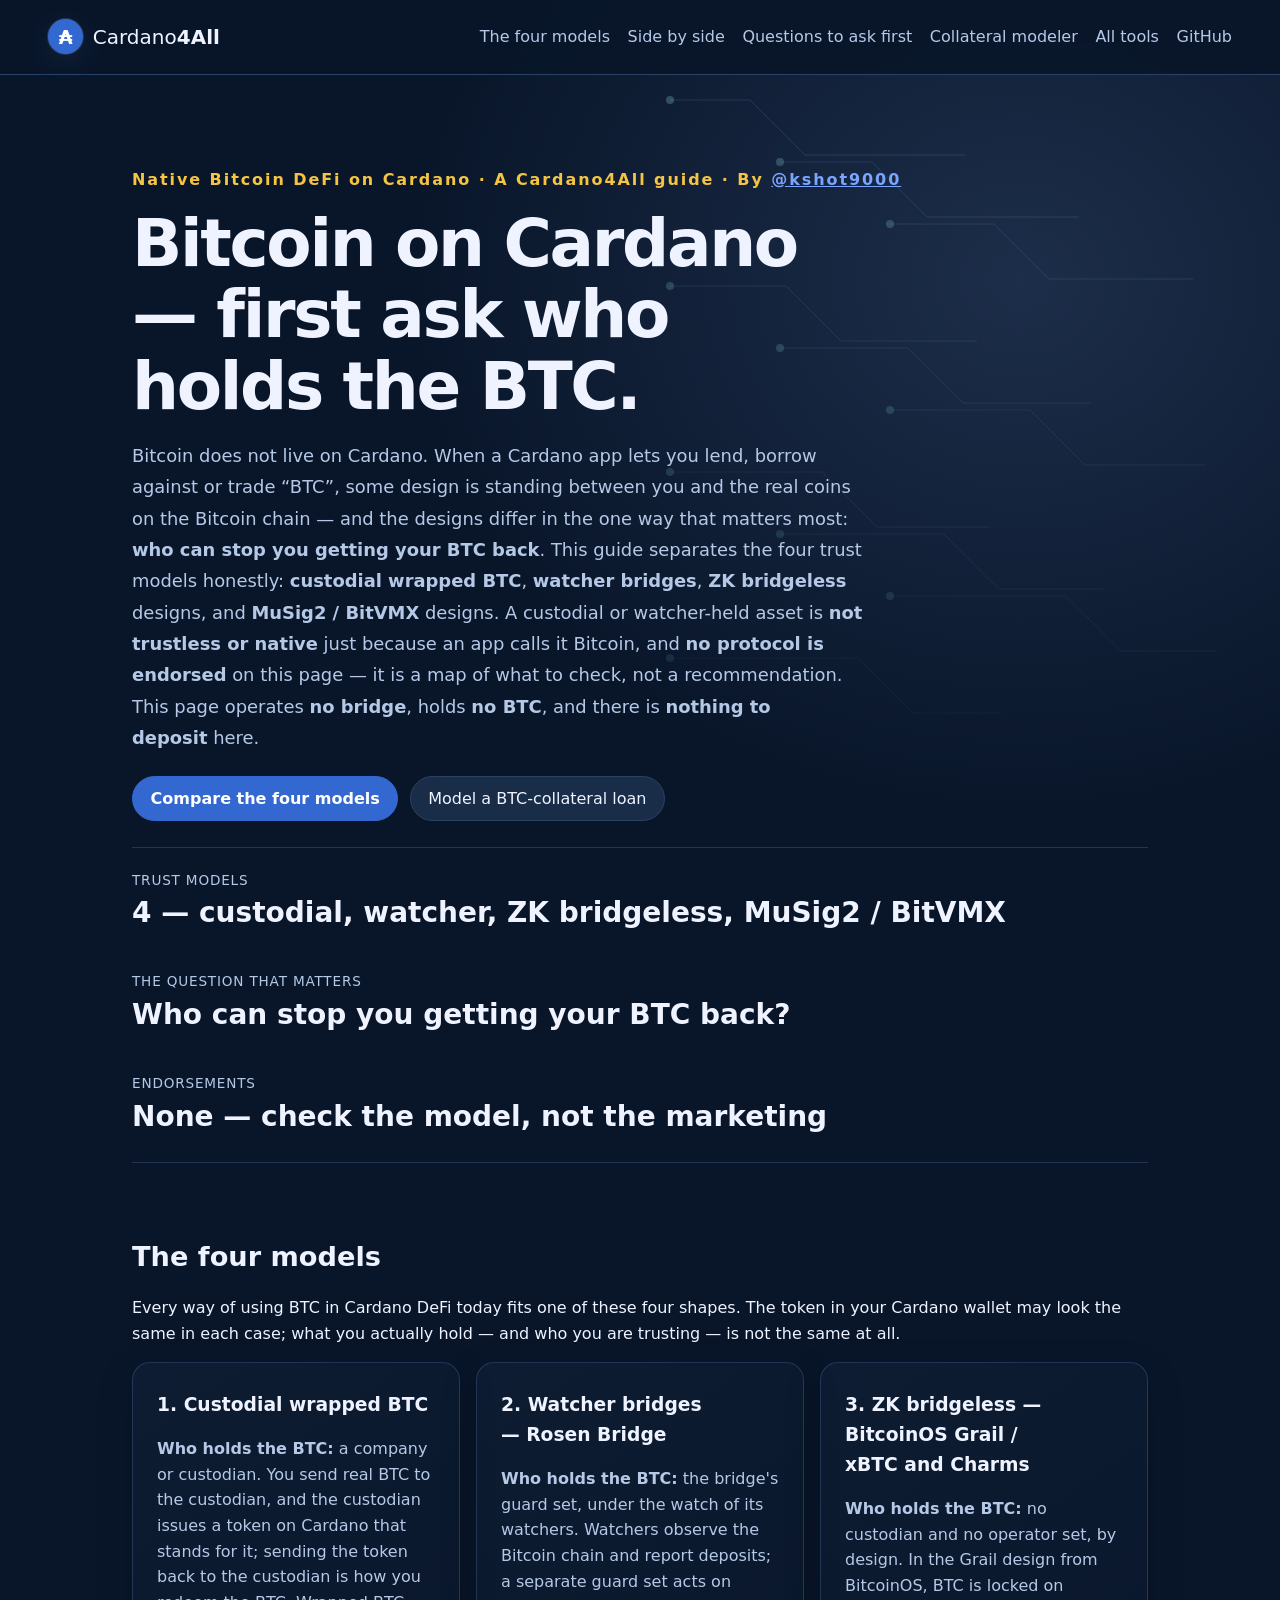
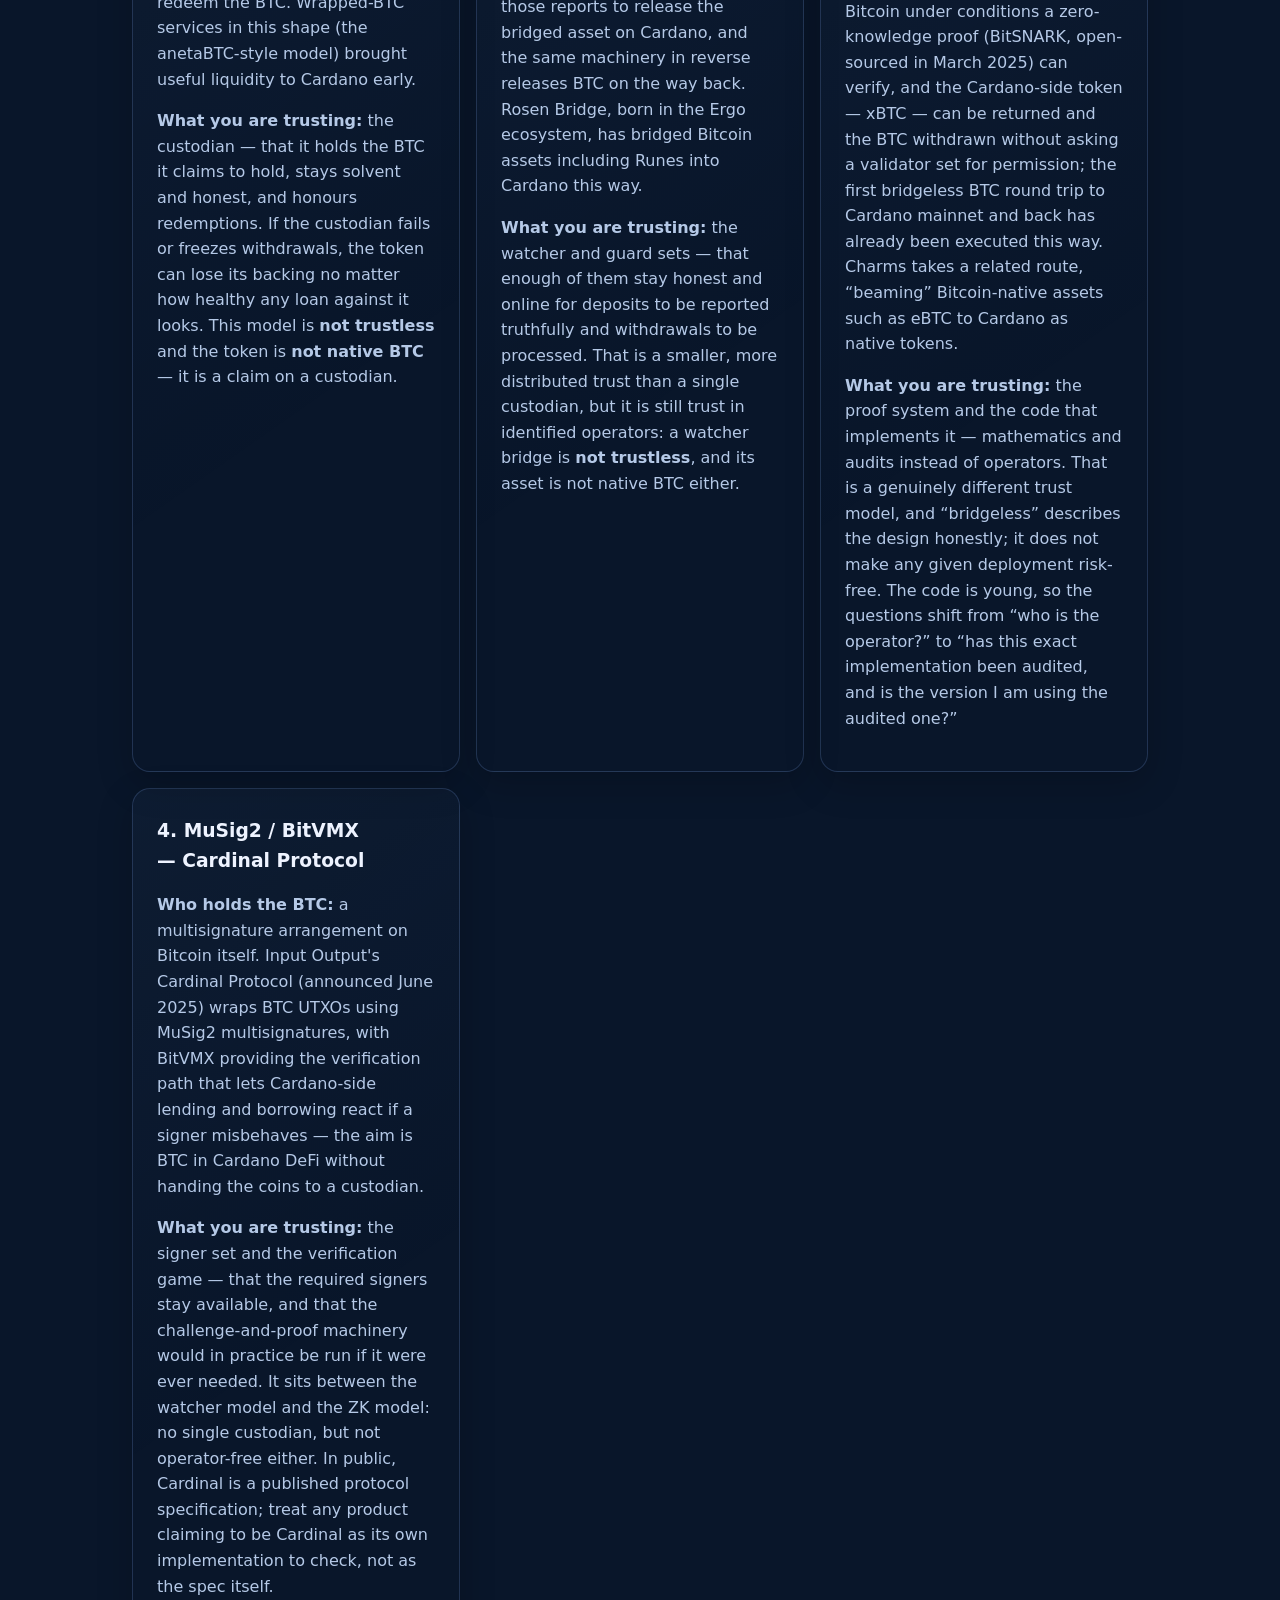
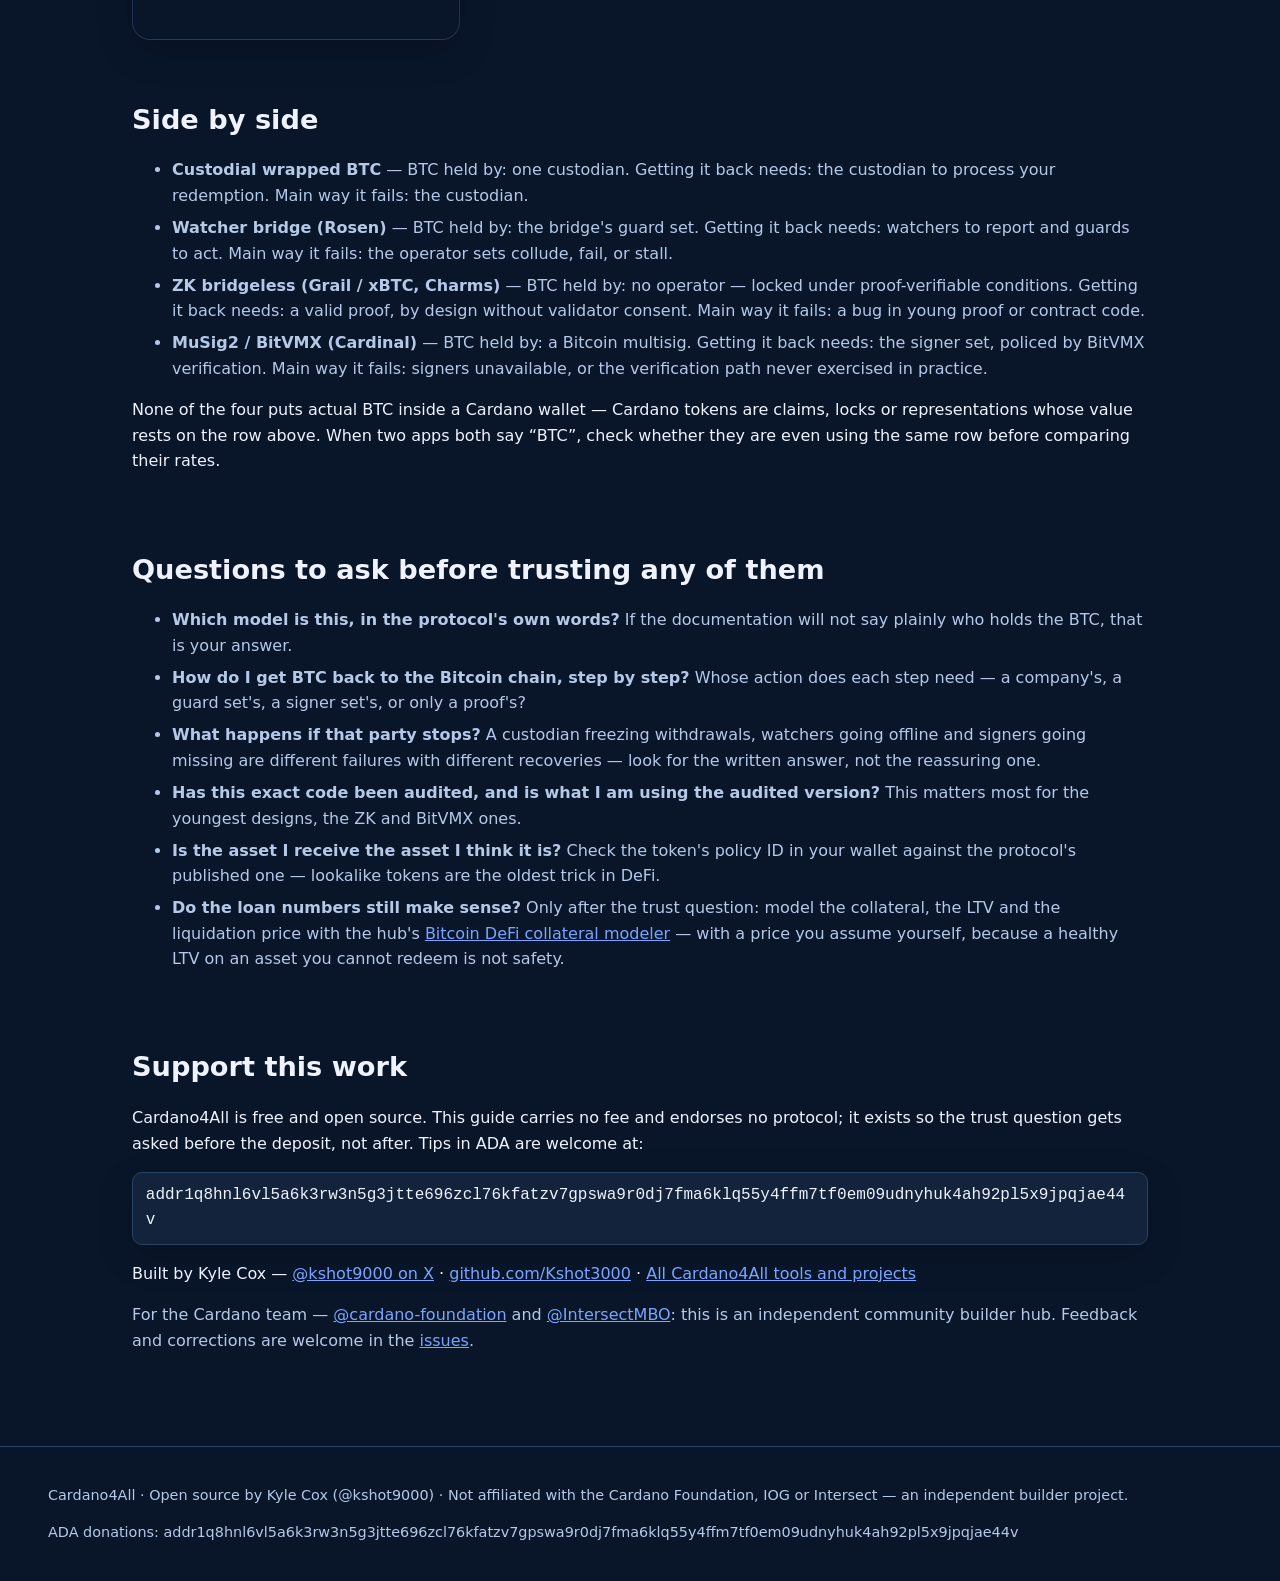
<file: bitcoin-defi.html>
<!DOCTYPE html>
<html lang="en">
<head>
<meta charset="utf-8">
<meta name="viewport" content="width=device-width, initial-scale=1">
<title>Bitcoin on Cardano — the trust models in plain words | Cardano4All</title>
<meta name="description" content="How Bitcoin reaches Cardano DeFi, separated by trust model: custodial wrapped BTC, watcher bridges such as Rosen, ZK bridgeless designs such as BitcoinOS Grail / xBTC and Charms, and MuSig2 / BitVMX designs such as Cardinal — who holds the BTC, how you get it back, and what to check before trusting any of them. No protocol is endorsed.">
<link rel="canonical" href="https://kshot3000.github.io/Cardano4all/bitcoin-defi.html">
<meta name="theme-color" content="#0033ad">
<meta property="og:title" content="Bitcoin on Cardano — the trust models, in plain words">
<meta property="og:description" content="Custodial wrapped BTC, watcher bridges, ZK bridgeless designs and MuSig2 / BitVMX are four different trust models — not four spellings of the same thing. A plain-words guide to who holds the BTC and how you get it back, by Kyle Cox (@kshot9000). No protocol is endorsed.">
<meta property="og:type" content="article">
<meta property="og:url" content="https://kshot3000.github.io/Cardano4all/bitcoin-defi.html">
<meta property="og:image" content="https://kshot3000.github.io/Cardano4all/visual-upgrade/scene.svg">
<meta property="og:image:alt" content="Cardano4All — Bitcoin on Cardano trust-model guide by Kyle Cox (@kshot9000)">
<meta name="twitter:card" content="summary">
<meta name="twitter:site" content="@kshot9000">
<meta name="twitter:creator" content="@kshot9000">
<meta name="twitter:title" content="Bitcoin on Cardano — the trust models, in plain words">
<meta name="twitter:description" content="Custodial, watcher-bridge, ZK bridgeless and MuSig2 / BitVMX designs put your BTC in different hands. Who holds it, how you get it back, and the questions to ask first. By @kshot9000.">
<meta name="twitter:image" content="https://kshot3000.github.io/Cardano4all/visual-upgrade/scene.svg">
<script type="application/ld+json">
{"@context":"https://schema.org","@type":"Article","headline":"Bitcoin on Cardano — the trust models, in plain words","url":"https://kshot3000.github.io/Cardano4all/bitcoin-defi.html","author":{"@type":"Person","name":"Kyle Cox","url":"https://x.com/kshot9000"},"description":"A plain-words comparison of the four trust models by which Bitcoin reaches Cardano DeFi: custodial wrapped BTC, watcher bridges, ZK bridgeless designs, and MuSig2 / BitVMX designs. No protocol is endorsed."}
</script>
<link rel="icon" href="data:image/svg+xml,%3Csvg xmlns='http://www.w3.org/2000/svg' viewBox='0 0 32 32'%3E%3Ccircle cx='16' cy='16' r='14' fill='%230033ad'/%3E%3Ccircle cx='16' cy='11' r='3' fill='%23fff'/%3E%3Ccircle cx='10' cy='19' r='2.4' fill='%23fff'/%3E%3Ccircle cx='22' cy='19' r='2.4' fill='%23fff'/%3E%3C/svg%3E">
<link rel="stylesheet" href="styles.css?v=1">
<link rel="stylesheet" href="visual-upgrade/theme.css?v=20261007">
</head>
<body data-vu-theme="network">
<a class="skip" href="#main">Skip to main content</a>
<header class="site-head">
  <a class="brand" href="./" aria-label="Cardano4All home">
    <span class="brand-mark" aria-hidden="true">₳</span>
    <span>Cardano<strong>4All</strong></span>
  </a>
  <nav aria-label="Main">
    <a href="#models">The four models</a>
    <a href="#compare">Side by side</a>
    <a href="#checklist">Questions to ask first</a>
    <a href="./#btcloan">Collateral modeler</a>
    <a href="./#tools">All tools</a>
    <a href="https://github.com/Kshot3000/Cardano4all">GitHub</a>
  </nav>
</header>

<main id="main" tabindex="-1">
  <section class="hero">
    <p class="eyebrow">Native Bitcoin DeFi on Cardano · A Cardano4All guide · By <a href="https://x.com/kshot9000">@kshot9000</a></p>
    <h1>Bitcoin on Cardano — first ask who holds the BTC.</h1>
    <p class="lede">Bitcoin does not live on Cardano. When a Cardano app lets you lend, borrow
    against or trade &ldquo;BTC&rdquo;, some design is standing between you and the real coins on the
    Bitcoin chain — and the designs differ in the one way that matters most: <strong>who can stop
    you getting your BTC back</strong>. This guide separates the four trust models honestly:
    <strong>custodial wrapped BTC</strong>, <strong>watcher bridges</strong>, <strong>ZK bridgeless</strong>
    designs, and <strong>MuSig2 / BitVMX</strong> designs. A custodial or watcher-held asset is
    <strong>not trustless or native</strong> just because an app calls it Bitcoin, and
    <strong>no protocol is endorsed</strong> on this page — it is a map of what to check, not a
    recommendation. This page operates <strong>no bridge</strong>, holds <strong>no BTC</strong>,
    and there is <strong>nothing to deposit</strong> here.</p>
    <div class="hero-cta">
      <a class="btn primary" href="#models">Compare the four models</a>
      <a class="btn" href="./#btcloan">Model a BTC-collateral loan</a>
    </div>
    <dl class="stats">
      <div><dt>Trust models</dt><dd>4 — custodial, watcher, ZK bridgeless, MuSig2 / BitVMX</dd></div>
      <div><dt>The question that matters</dt><dd>Who can stop you getting your BTC back?</dd></div>
      <div><dt>Endorsements</dt><dd>None — check the model, not the marketing</dd></div>
    </dl>
  </section>

  <section id="models" aria-labelledby="models-h">
    <h2 id="models-h">The four models</h2>
    <p>Every way of using BTC in Cardano DeFi today fits one of these four shapes. The token in
    your Cardano wallet may look the same in each case; what you actually hold — and who you are
    trusting — is not the same at all.</p>
    <ul class="cards">
      <li class="card">
        <h3>1. Custodial wrapped BTC</h3>
        <p><strong>Who holds the BTC:</strong> a company or custodian. You send real BTC to the
        custodian, and the custodian issues a token on Cardano that stands for it; sending the
        token back to the custodian is how you redeem the BTC. Wrapped-BTC services in this shape
        (the anetaBTC-style model) brought useful liquidity to Cardano early.</p>
        <p><strong>What you are trusting:</strong> the custodian — that it holds the BTC it claims
        to hold, stays solvent and honest, and honours redemptions. If the custodian fails or
        freezes withdrawals, the token can lose its backing no matter how healthy any loan
        against it looks. This model is <strong>not trustless</strong> and the token is
        <strong>not native BTC</strong> — it is a claim on a custodian.</p>
      </li>
      <li class="card">
        <h3>2. Watcher bridges — Rosen Bridge</h3>
        <p><strong>Who holds the BTC:</strong> the bridge's guard set, under the watch of its
        watchers. Watchers observe the Bitcoin chain and report deposits; a separate guard set
        acts on those reports to release the bridged asset on Cardano, and the same machinery in
        reverse releases BTC on the way back. Rosen Bridge, born in the Ergo ecosystem, has
        bridged Bitcoin assets including Runes into Cardano this way.</p>
        <p><strong>What you are trusting:</strong> the watcher and guard sets — that enough of
        them stay honest and online for deposits to be reported truthfully and withdrawals to be
        processed. That is a smaller, more distributed trust than a single custodian, but it is
        still trust in identified operators: a watcher bridge is <strong>not trustless</strong>,
        and its asset is not native BTC either.</p>
      </li>
      <li class="card">
        <h3>3. ZK bridgeless — BitcoinOS Grail / xBTC and Charms</h3>
        <p><strong>Who holds the BTC:</strong> no custodian and no operator set, by design. In the
        Grail design from BitcoinOS, BTC is locked on Bitcoin under conditions a zero-knowledge
        proof (BitSNARK, open-sourced in March 2025) can verify, and the Cardano-side token —
        xBTC — can be returned and the BTC withdrawn without asking a validator set for
        permission; the first bridgeless BTC round trip to Cardano mainnet and back has already
        been executed this way. Charms takes a related route, &ldquo;beaming&rdquo; Bitcoin-native
        assets such as eBTC to Cardano as native tokens.</p>
        <p><strong>What you are trusting:</strong> the proof system and the code that implements
        it — mathematics and audits instead of operators. That is a genuinely different trust
        model, and &ldquo;bridgeless&rdquo; describes the design honestly; it does not make any
        given deployment risk-free. The code is young, so the questions shift from &ldquo;who is
        the operator?&rdquo; to &ldquo;has this exact implementation been audited, and is the
        version I am using the audited one?&rdquo;</p>
      </li>
      <li class="card">
        <h3>4. MuSig2 / BitVMX — Cardinal Protocol</h3>
        <p><strong>Who holds the BTC:</strong> a multisignature arrangement on Bitcoin itself.
        Input Output's Cardinal Protocol (announced June 2025) wraps BTC UTXOs using MuSig2
        multisignatures, with BitVMX providing the verification path that lets Cardano-side
        lending and borrowing react if a signer misbehaves — the aim is BTC in Cardano DeFi
        without handing the coins to a custodian.</p>
        <p><strong>What you are trusting:</strong> the signer set and the verification game —
        that the required signers stay available, and that the challenge-and-proof machinery
        would in practice be run if it were ever needed. It sits between the watcher model and
        the ZK model: no single custodian, but not operator-free either. In public, Cardinal is
        a published protocol specification; treat any product claiming to be Cardinal as its own
        implementation to check, not as the spec itself.</p>
      </li>
    </ul>
  </section>

  <section id="compare" aria-labelledby="compare-h">
    <h2 id="compare-h">Side by side</h2>
    <ul class="guide-list">
      <li><strong>Custodial wrapped BTC</strong> — BTC held by: one custodian. Getting it back needs: the custodian to process your redemption. Main way it fails: the custodian.</li>
      <li><strong>Watcher bridge (Rosen)</strong> — BTC held by: the bridge's guard set. Getting it back needs: watchers to report and guards to act. Main way it fails: the operator sets collude, fail, or stall.</li>
      <li><strong>ZK bridgeless (Grail / xBTC, Charms)</strong> — BTC held by: no operator — locked under proof-verifiable conditions. Getting it back needs: a valid proof, by design without validator consent. Main way it fails: a bug in young proof or contract code.</li>
      <li><strong>MuSig2 / BitVMX (Cardinal)</strong> — BTC held by: a Bitcoin multisig. Getting it back needs: the signer set, policed by BitVMX verification. Main way it fails: signers unavailable, or the verification path never exercised in practice.</li>
    </ul>
    <p>None of the four puts actual BTC inside a Cardano wallet — Cardano tokens are claims,
    locks or representations whose value rests on the row above. When two apps both say
    &ldquo;BTC&rdquo;, check whether they are even using the same row before comparing their
    rates.</p>
  </section>

  <section id="checklist" aria-labelledby="checklist-h">
    <h2 id="checklist-h">Questions to ask before trusting any of them</h2>
    <ul class="guide-list">
      <li><strong>Which model is this, in the protocol's own words?</strong> If the documentation will not say plainly who holds the BTC, that is your answer.</li>
      <li><strong>How do I get BTC back to the Bitcoin chain, step by step?</strong> Whose action does each step need — a company's, a guard set's, a signer set's, or only a proof's?</li>
      <li><strong>What happens if that party stops?</strong> A custodian freezing withdrawals, watchers going offline and signers going missing are different failures with different recoveries — look for the written answer, not the reassuring one.</li>
      <li><strong>Has this exact code been audited, and is what I am using the audited version?</strong> This matters most for the youngest designs, the ZK and BitVMX ones.</li>
      <li><strong>Is the asset I receive the asset I think it is?</strong> Check the token's policy ID in your wallet against the protocol's published one — lookalike tokens are the oldest trick in DeFi.</li>
      <li><strong>Do the loan numbers still make sense?</strong> Only after the trust question: model the collateral, the LTV and the liquidation price with the hub's <a href="./#btcloan">Bitcoin DeFi collateral modeler</a> — with a price you assume yourself, because a healthy LTV on an asset you cannot redeem is not safety.</li>
    </ul>
  </section>

  <section id="support" aria-labelledby="support-h">
    <h2 id="support-h">Support this work</h2>
    <p>Cardano4All is free and open source. This guide carries no fee and endorses no protocol;
    it exists so the trust question gets asked before the deposit, not after. Tips in ADA are
    welcome at:</p>
    <p class="donate">
      <code>addr1q8hnl6vl5a6k3rw3n5g3jtte696zcl76kfatzv7gpswa9r0dj7fma6klq55y4ffm7tf0em09udnyhuk4ah92pl5x9jpqjae44v</code>
    </p>
    <p>Built by Kyle Cox — <a href="https://x.com/kshot9000">@kshot9000 on X</a> · <a href="https://github.com/Kshot3000">github.com/Kshot3000</a> · <a href="./">All Cardano4All tools and projects</a></p>
    <p class="team-tag">For the Cardano team — <a href="https://github.com/cardano-foundation">@cardano-foundation</a> and
    <a href="https://github.com/IntersectMBO">@IntersectMBO</a>: this is an independent community builder hub.
    Feedback and corrections are welcome in the <a href="https://github.com/Kshot3000/Cardano4all/issues">issues</a>.</p>
  </section>
</main>

<footer>
  <p>Cardano4All · Open source by Kyle Cox (@kshot9000) · Not affiliated with the Cardano Foundation, IOG or Intersect — an independent builder project.</p>
  <p>ADA donations: addr1q8hnl6vl5a6k3rw3n5g3jtte696zcl76kfatzv7gpswa9r0dj7fma6klq55y4ffm7tf0em09udnyhuk4ah92pl5x9jpqjae44v</p>
</footer>
</body>
</html>
</file>
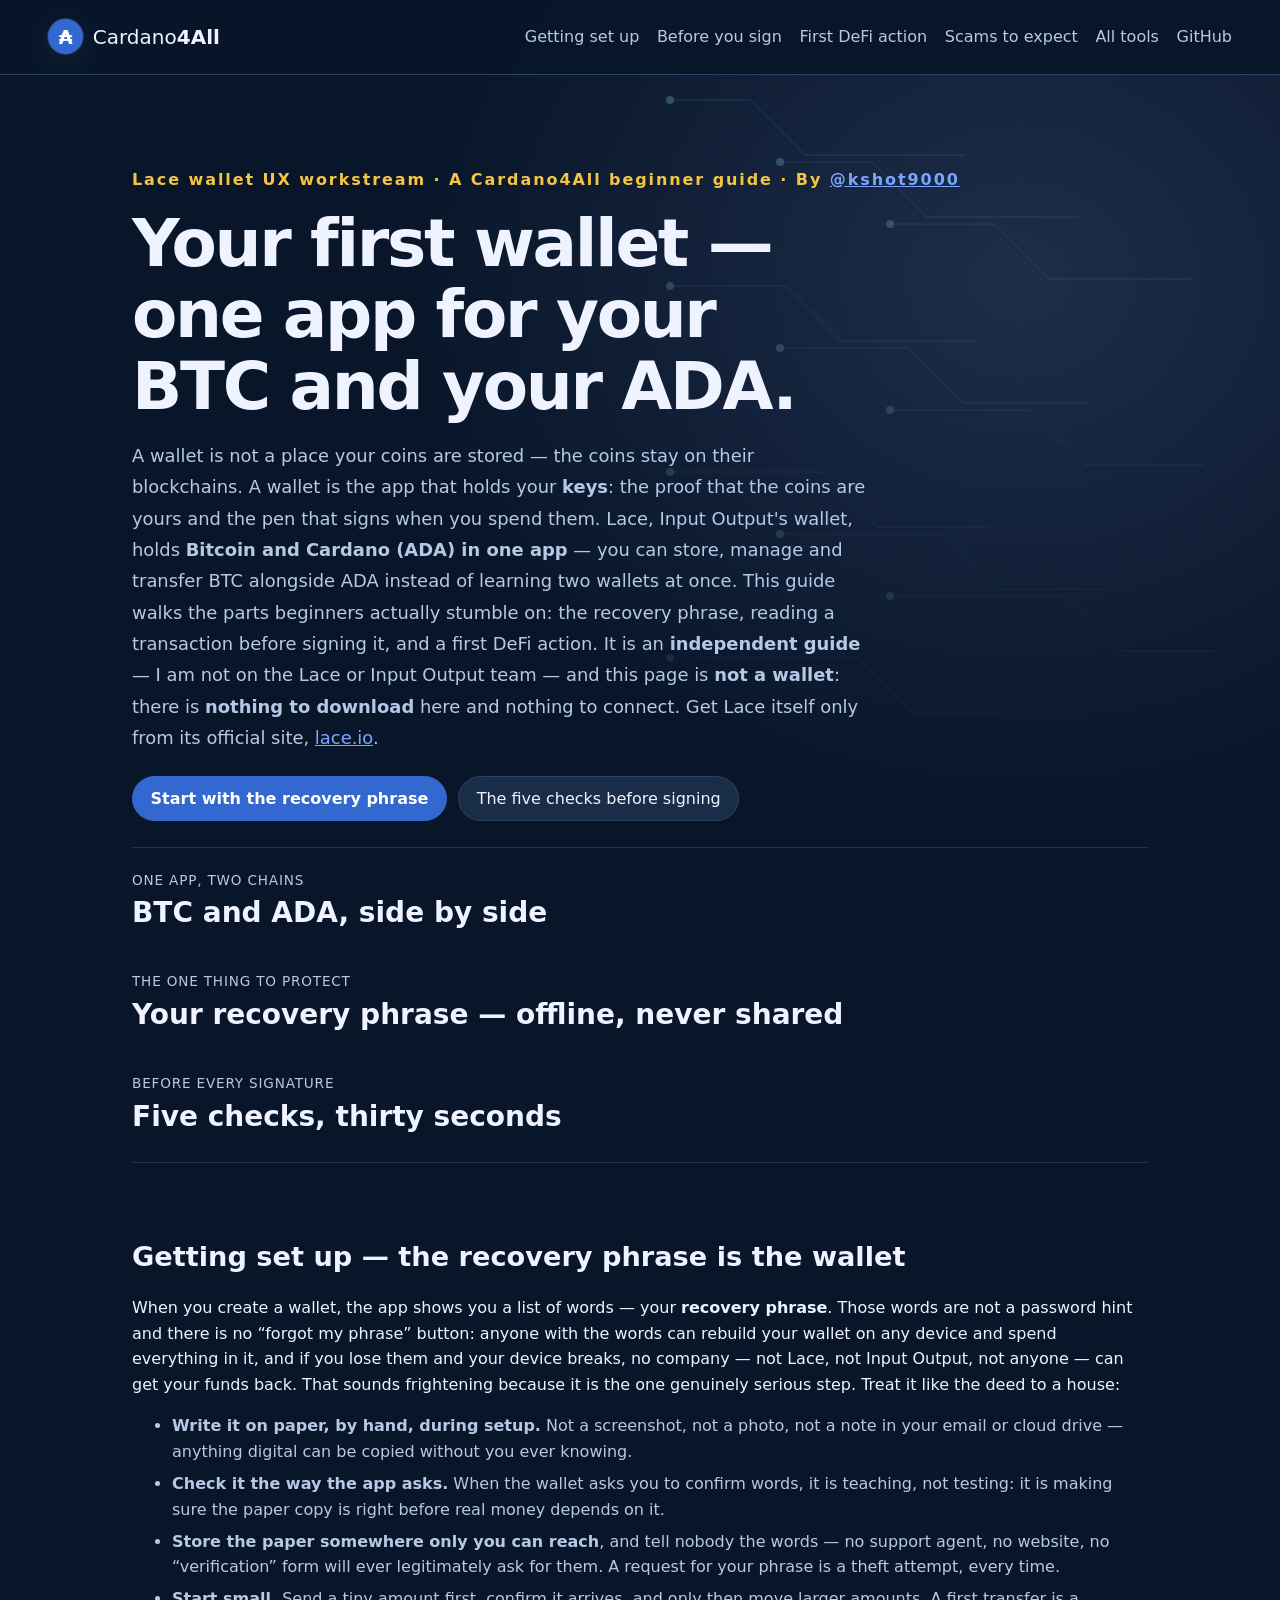
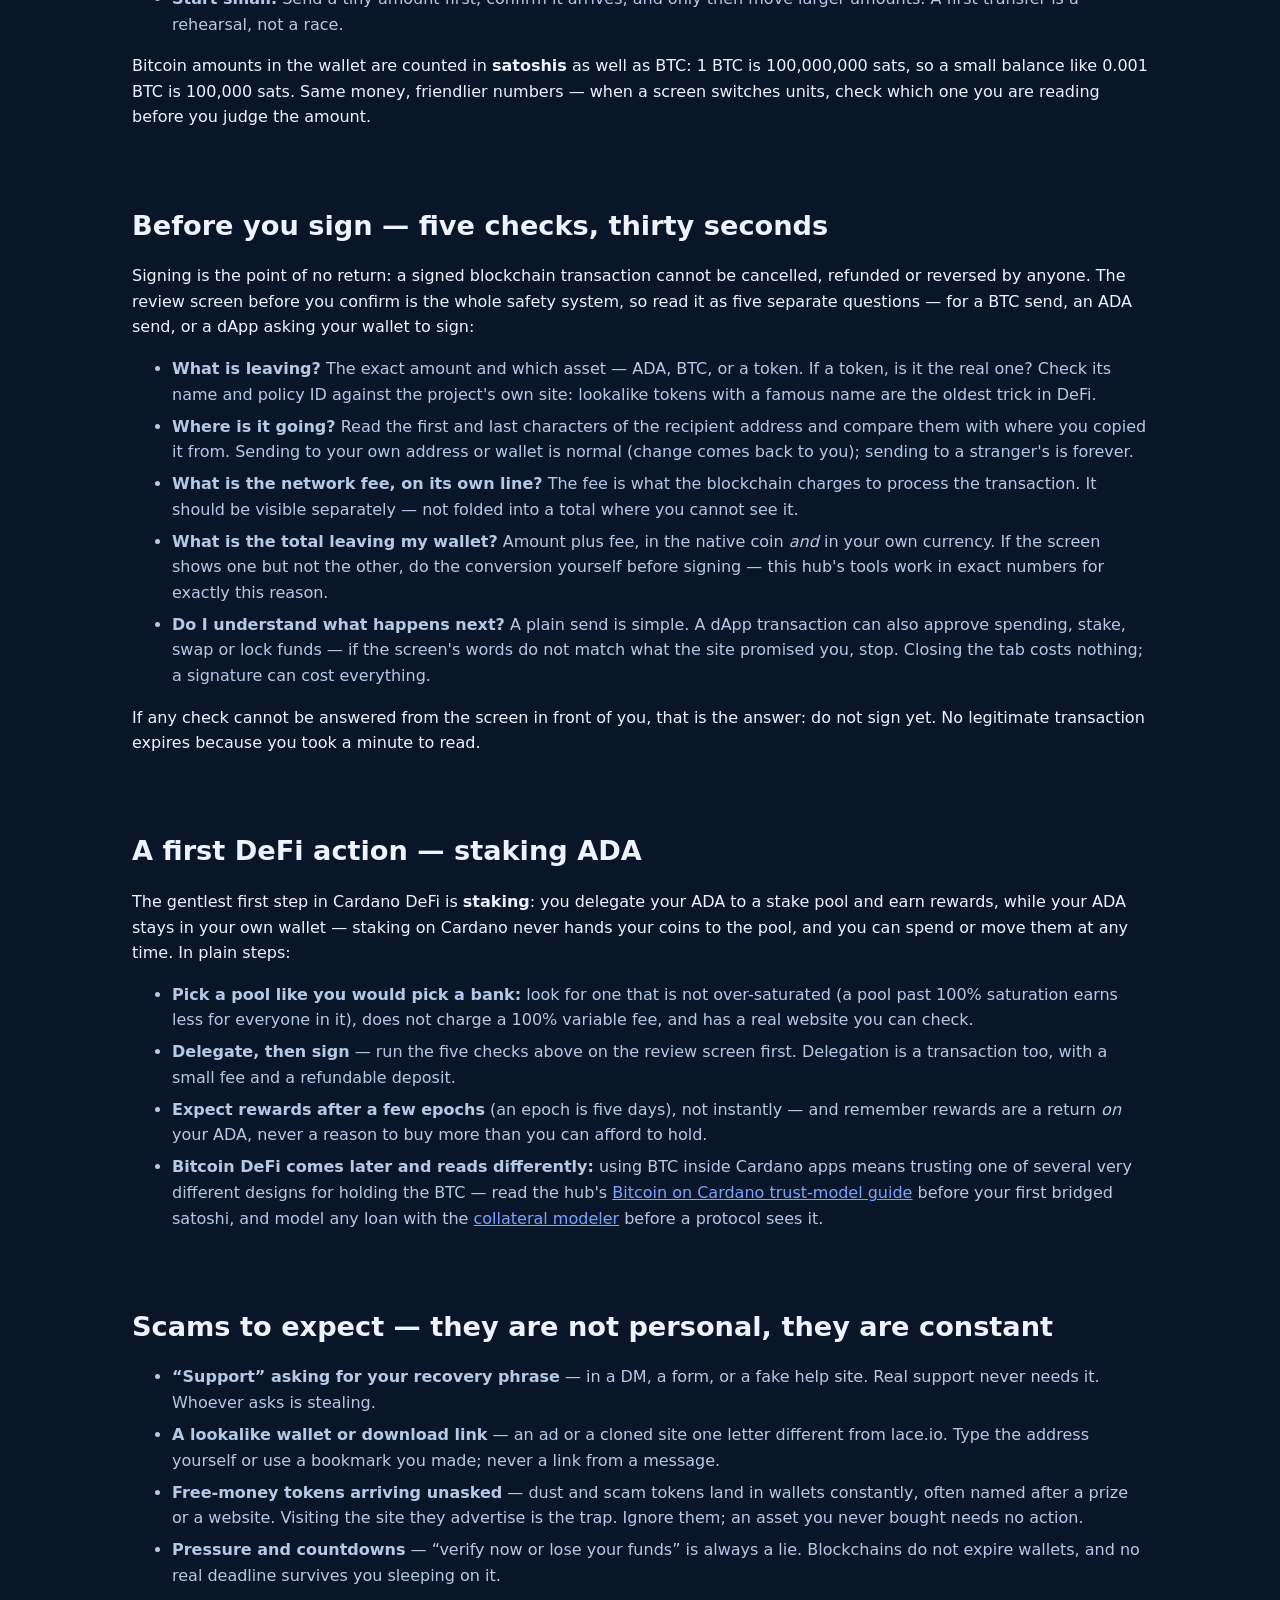
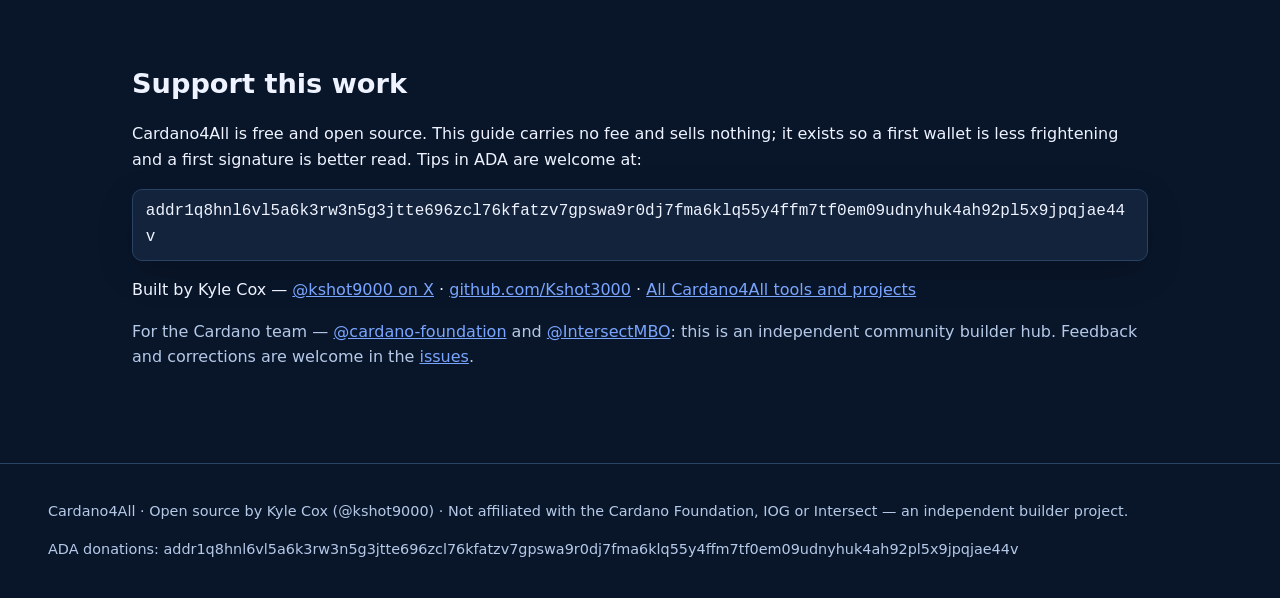
<file: first-wallet.html>
<!DOCTYPE html>
<html lang="en">
<head>
<meta charset="utf-8">
<meta name="viewport" content="width=device-width, initial-scale=1">
<title>Your first wallet — BTC and ADA in one app, in plain words | Cardano4All</title>
<meta name="description" content="A beginner's plain-words guide to a first crypto wallet with Lace: what a recovery phrase really is, holding Bitcoin and ADA in one app, the five checks to read before signing anything, your first DeFi action, and the scams to expect. An independent guide — not affiliated with Input Output or the Lace team.">
<link rel="canonical" href="https://kshot3000.github.io/Cardano4all/first-wallet.html">
<meta name="theme-color" content="#0033ad">
<meta property="og:title" content="Your first wallet — BTC and ADA in one app, in plain words">
<meta property="og:description" content="Recovery phrases without the fear, Bitcoin and ADA in one wallet, five checks before you sign, and a first DeFi action explained step by step. An independent beginner's guide by Kyle Cox (@kshot9000).">
<meta property="og:type" content="article">
<meta property="og:url" content="https://kshot3000.github.io/Cardano4all/first-wallet.html">
<meta property="og:image" content="https://kshot3000.github.io/Cardano4all/visual-upgrade/scene.svg">
<meta property="og:image:alt" content="Cardano4All — first wallet guide by Kyle Cox (@kshot9000)">
<meta name="twitter:card" content="summary">
<meta name="twitter:site" content="@kshot9000">
<meta name="twitter:creator" content="@kshot9000">
<meta name="twitter:title" content="Your first wallet — BTC and ADA in one app, in plain words">
<meta name="twitter:description" content="What a recovery phrase really is, five checks before signing, and a first DeFi action in plain words. An independent guide by @kshot9000.">
<meta name="twitter:image" content="https://kshot3000.github.io/Cardano4all/visual-upgrade/scene.svg">
<script type="application/ld+json">
{"@context":"https://schema.org","@type":"Article","headline":"Your first wallet — BTC and ADA in one app, in plain words","url":"https://kshot3000.github.io/Cardano4all/first-wallet.html","author":{"@type":"Person","name":"Kyle Cox","url":"https://x.com/kshot9000"},"description":"A plain-words beginner's guide to a first wallet holding Bitcoin and ADA: recovery phrases, the five checks before signing, a first DeFi action, and common scams. An independent guide, not affiliated with Input Output or the Lace team."}
</script>
<link rel="icon" href="data:image/svg+xml,%3Csvg xmlns='http://www.w3.org/2000/svg' viewBox='0 0 32 32'%3E%3Ccircle cx='16' cy='16' r='14' fill='%230033ad'/%3E%3Ccircle cx='16' cy='11' r='3' fill='%23fff'/%3E%3Ccircle cx='10' cy='19' r='2.4' fill='%23fff'/%3E%3Ccircle cx='22' cy='19' r='2.4' fill='%23fff'/%3E%3C/svg%3E">
<link rel="stylesheet" href="styles.css?v=1">
<link rel="stylesheet" href="visual-upgrade/theme.css?v=20261007">
</head>
<body data-vu-theme="network">
<a class="skip" href="#main">Skip to main content</a>
<header class="site-head">
  <a class="brand" href="./" aria-label="Cardano4All home">
    <span class="brand-mark" aria-hidden="true">₳</span>
    <span>Cardano<strong>4All</strong></span>
  </a>
  <nav aria-label="Main">
    <a href="#start">Getting set up</a>
    <a href="#signing">Before you sign</a>
    <a href="#first-defi">First DeFi action</a>
    <a href="#scams">Scams to expect</a>
    <a href="./#tools">All tools</a>
    <a href="https://github.com/Kshot3000/Cardano4all">GitHub</a>
  </nav>
</header>

<main id="main" tabindex="-1">
  <section class="hero">
    <p class="eyebrow">Lace wallet UX workstream · A Cardano4All beginner guide · By <a href="https://x.com/kshot9000">@kshot9000</a></p>
    <h1>Your first wallet — one app for your BTC and your ADA.</h1>
    <p class="lede">A wallet is not a place your coins are stored — the coins stay on their
    blockchains. A wallet is the app that holds your <strong>keys</strong>: the proof that the
    coins are yours and the pen that signs when you spend them. Lace, Input Output's wallet,
    holds <strong>Bitcoin and Cardano (ADA) in one app</strong> — you can store, manage and
    transfer BTC alongside ADA instead of learning two wallets at once. This guide walks the
    parts beginners actually stumble on: the recovery phrase, reading a transaction before
    signing it, and a first DeFi action. It is an <strong>independent guide</strong> — I am not
    on the Lace or Input Output team — and this page is <strong>not a wallet</strong>: there is
    <strong>nothing to download</strong> here and nothing to connect. Get Lace itself only from
    its official site, <a href="https://www.lace.io/">lace.io</a>.</p>
    <div class="hero-cta">
      <a class="btn primary" href="#start">Start with the recovery phrase</a>
      <a class="btn" href="#signing">The five checks before signing</a>
    </div>
    <dl class="stats">
      <div><dt>One app, two chains</dt><dd>BTC and ADA, side by side</dd></div>
      <div><dt>The one thing to protect</dt><dd>Your recovery phrase — offline, never shared</dd></div>
      <div><dt>Before every signature</dt><dd>Five checks, thirty seconds</dd></div>
    </dl>
  </section>

  <section id="start" aria-labelledby="start-h">
    <h2 id="start-h">Getting set up — the recovery phrase is the wallet</h2>
    <p>When you create a wallet, the app shows you a list of words — your
    <strong>recovery phrase</strong>. Those words are not a password hint and there is no
    &ldquo;forgot my phrase&rdquo; button: anyone with the words can rebuild your wallet on any
    device and spend everything in it, and if you lose them and your device breaks, no company —
    not Lace, not Input Output, not anyone — can get your funds back. That sounds frightening
    because it is the one genuinely serious step. Treat it like the deed to a house:</p>
    <ul class="guide-list">
      <li><strong>Write it on paper, by hand, during setup.</strong> Not a screenshot, not a photo, not a note in your email or cloud drive — anything digital can be copied without you ever knowing.</li>
      <li><strong>Check it the way the app asks.</strong> When the wallet asks you to confirm words, it is teaching, not testing: it is making sure the paper copy is right before real money depends on it.</li>
      <li><strong>Store the paper somewhere only you can reach</strong>, and tell nobody the words — no support agent, no website, no &ldquo;verification&rdquo; form will ever legitimately ask for them. A request for your phrase is a theft attempt, every time.</li>
      <li><strong>Start small.</strong> Send a tiny amount first, confirm it arrives, and only then move larger amounts. A first transfer is a rehearsal, not a race.</li>
    </ul>
    <p>Bitcoin amounts in the wallet are counted in <strong>satoshis</strong> as well as BTC:
    1 BTC is 100,000,000 sats, so a small balance like 0.001 BTC is 100,000 sats. Same money,
    friendlier numbers — when a screen switches units, check which one you are reading before
    you judge the amount.</p>
  </section>

  <section id="signing" aria-labelledby="signing-h">
    <h2 id="signing-h">Before you sign — five checks, thirty seconds</h2>
    <p>Signing is the point of no return: a signed blockchain transaction cannot be cancelled,
    refunded or reversed by anyone. The review screen before you confirm is the whole safety
    system, so read it as five separate questions — for a BTC send, an ADA send, or a dApp
    asking your wallet to sign:</p>
    <ul class="guide-list">
      <li><strong>What is leaving?</strong> The exact amount and which asset — ADA, BTC, or a token. If a token, is it the real one? Check its name and policy ID against the project's own site: lookalike tokens with a famous name are the oldest trick in DeFi.</li>
      <li><strong>Where is it going?</strong> Read the first and last characters of the recipient address and compare them with where you copied it from. Sending to your own address or wallet is normal (change comes back to you); sending to a stranger's is forever.</li>
      <li><strong>What is the network fee, on its own line?</strong> The fee is what the blockchain charges to process the transaction. It should be visible separately — not folded into a total where you cannot see it.</li>
      <li><strong>What is the total leaving my wallet?</strong> Amount plus fee, in the native coin <em>and</em> in your own currency. If the screen shows one but not the other, do the conversion yourself before signing — this hub's tools work in exact numbers for exactly this reason.</li>
      <li><strong>Do I understand what happens next?</strong> A plain send is simple. A dApp transaction can also approve spending, stake, swap or lock funds — if the screen's words do not match what the site promised you, stop. Closing the tab costs nothing; a signature can cost everything.</li>
    </ul>
    <p>If any check cannot be answered from the screen in front of you, that is the answer:
    do not sign yet. No legitimate transaction expires because you took a minute to read.</p>
  </section>

  <section id="first-defi" aria-labelledby="first-defi-h">
    <h2 id="first-defi-h">A first DeFi action — staking ADA</h2>
    <p>The gentlest first step in Cardano DeFi is <strong>staking</strong>: you delegate your
    ADA to a stake pool and earn rewards, while your ADA stays in your own wallet — staking on
    Cardano never hands your coins to the pool, and you can spend or move them at any time.
    In plain steps:</p>
    <ul class="guide-list">
      <li><strong>Pick a pool like you would pick a bank:</strong> look for one that is not over-saturated (a pool past 100% saturation earns less for everyone in it), does not charge a 100% variable fee, and has a real website you can check.</li>
      <li><strong>Delegate, then sign</strong> — run the five checks above on the review screen first. Delegation is a transaction too, with a small fee and a refundable deposit.</li>
      <li><strong>Expect rewards after a few epochs</strong> (an epoch is five days), not instantly — and remember rewards are a return <em>on</em> your ADA, never a reason to buy more than you can afford to hold.</li>
      <li><strong>Bitcoin DeFi comes later and reads differently:</strong> using BTC inside Cardano apps means trusting one of several very different designs for holding the BTC — read the hub's <a href="bitcoin-defi.html">Bitcoin on Cardano trust-model guide</a> before your first bridged satoshi, and model any loan with the <a href="./#btcloan">collateral modeler</a> before a protocol sees it.</li>
    </ul>
  </section>

  <section id="scams" aria-labelledby="scams-h">
    <h2 id="scams-h">Scams to expect — they are not personal, they are constant</h2>
    <ul class="guide-list">
      <li><strong>&ldquo;Support&rdquo; asking for your recovery phrase</strong> — in a DM, a form, or a fake help site. Real support never needs it. Whoever asks is stealing.</li>
      <li><strong>A lookalike wallet or download link</strong> — an ad or a cloned site one letter different from lace.io. Type the address yourself or use a bookmark you made; never a link from a message.</li>
      <li><strong>Free-money tokens arriving unasked</strong> — dust and scam tokens land in wallets constantly, often named after a prize or a website. Visiting the site they advertise is the trap. Ignore them; an asset you never bought needs no action.</li>
      <li><strong>Pressure and countdowns</strong> — &ldquo;verify now or lose your funds&rdquo; is always a lie. Blockchains do not expire wallets, and no real deadline survives you sleeping on it.</li>
    </ul>
  </section>

  <section id="support" aria-labelledby="support-h">
    <h2 id="support-h">Support this work</h2>
    <p>Cardano4All is free and open source. This guide carries no fee and sells nothing; it
    exists so a first wallet is less frightening and a first signature is better read. Tips in
    ADA are welcome at:</p>
    <p class="donate">
      <code>addr1q8hnl6vl5a6k3rw3n5g3jtte696zcl76kfatzv7gpswa9r0dj7fma6klq55y4ffm7tf0em09udnyhuk4ah92pl5x9jpqjae44v</code>
    </p>
    <p>Built by Kyle Cox — <a href="https://x.com/kshot9000">@kshot9000 on X</a> · <a href="https://github.com/Kshot3000">github.com/Kshot3000</a> · <a href="./">All Cardano4All tools and projects</a></p>
    <p class="team-tag">For the Cardano team — <a href="https://github.com/cardano-foundation">@cardano-foundation</a> and
    <a href="https://github.com/IntersectMBO">@IntersectMBO</a>: this is an independent community builder hub.
    Feedback and corrections are welcome in the <a href="https://github.com/Kshot3000/Cardano4all/issues">issues</a>.</p>
  </section>
</main>

<footer>
  <p>Cardano4All · Open source by Kyle Cox (@kshot9000) · Not affiliated with the Cardano Foundation, IOG or Intersect — an independent builder project.</p>
  <p>ADA donations: addr1q8hnl6vl5a6k3rw3n5g3jtte696zcl76kfatzv7gpswa9r0dj7fma6klq55y4ffm7tf0em09udnyhuk4ah92pl5x9jpqjae44v</p>
</footer>
</body>
</html>
</file>
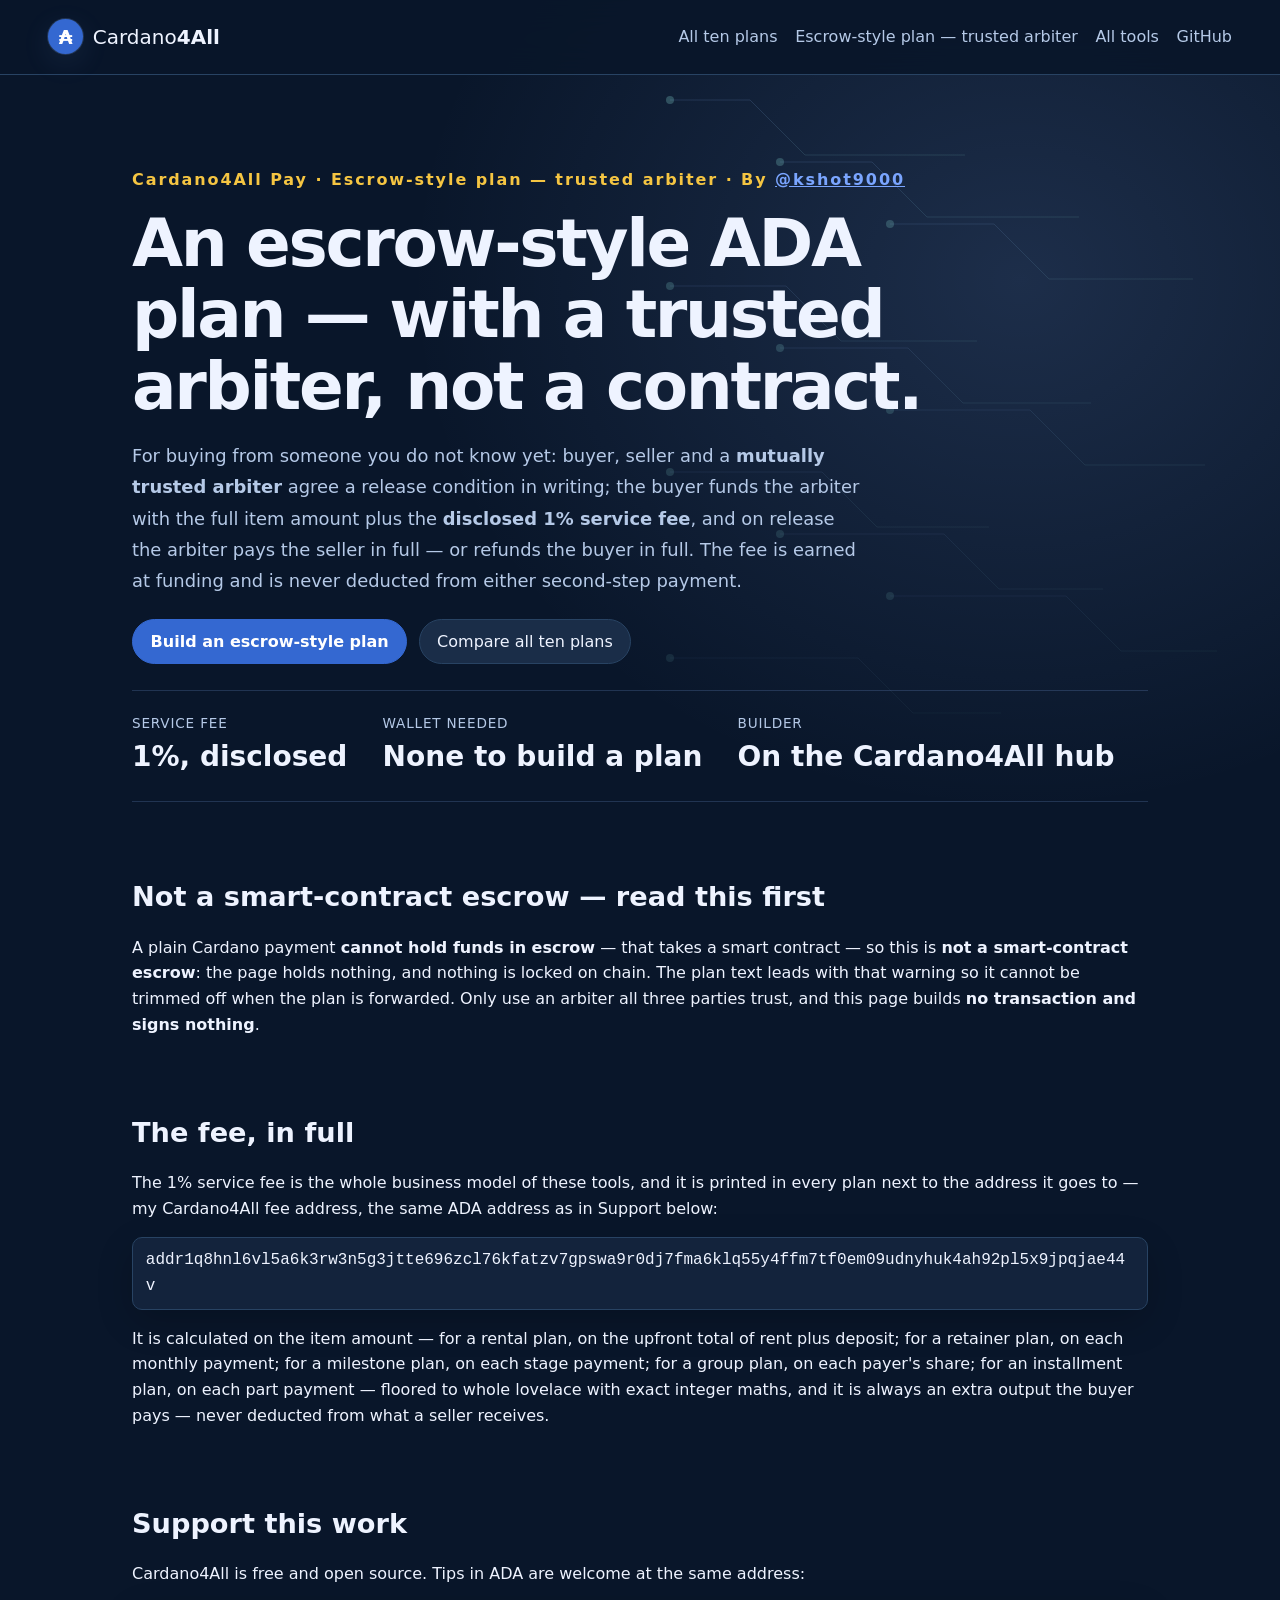
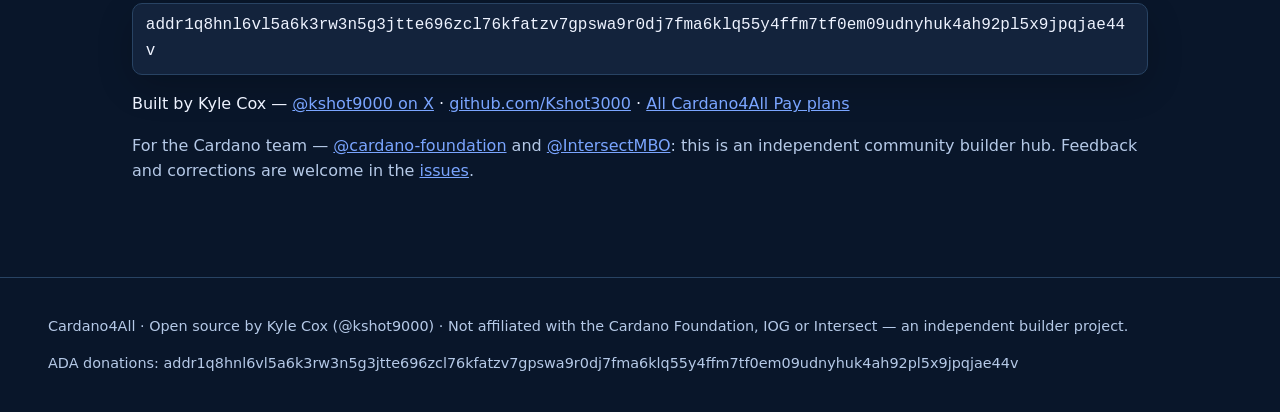
<file: pay-escrow.html>
<!DOCTYPE html>
<html lang="en">
<head>
<meta charset="utf-8">
<meta name="viewport" content="width=device-width, initial-scale=1">
<title>Cardano4All Pay — ADA Escrow-Style Plan with a Trusted Arbiter, Disclosed 1% Fee</title>
<meta name="description" content="An escrow-style ADA payment plan with a mutually trusted arbiter and a written release condition, plus the disclosed 1% service fee. It is not a smart-contract escrow: nothing is held or locked on chain. No wallet needed, no transaction built or signed.">
<link rel="canonical" href="https://kshot3000.github.io/Cardano4all/pay-escrow.html">
<meta name="theme-color" content="#0033ad">
<meta property="og:title" content="Cardano4All Pay — escrow-style ADA plan with a trusted arbiter, 1% fee in the open">
<meta property="og:description" content="Buyer, seller and a trusted arbiter agree a release condition in writing; the buyer funds the arbiter plus the disclosed 1% fee. Not a smart-contract escrow — nothing is locked on chain. By Kyle Cox (@kshot9000).">
<meta property="og:type" content="website">
<meta property="og:url" content="https://kshot3000.github.io/Cardano4all/pay-escrow.html">
<meta property="og:image" content="https://kshot3000.github.io/Cardano4all/visual-upgrade/scene.svg">
<meta property="og:image:alt" content="Escrow-style plan — trusted arbiter — Cardano4All Pay by Kyle Cox (@kshot9000)">
<meta name="twitter:card" content="summary">
<meta name="twitter:site" content="@kshot9000">
<meta name="twitter:creator" content="@kshot9000">
<meta name="twitter:title" content="Cardano4All Pay — escrow-style ADA plan with a trusted arbiter, 1% fee in the open">
<meta name="twitter:description" content="Buyer, seller and a trusted arbiter agree a release condition in writing; the buyer funds the arbiter plus the disclosed 1% fee. Not a smart-contract escrow — nothing is locked on chain. By Kyle Cox (@kshot9000).">
<meta name="twitter:image" content="https://kshot3000.github.io/Cardano4all/visual-upgrade/scene.svg">
<script type="application/ld+json">
{"@context":"https://schema.org","@type":"WebPage","name":"Cardano4All Pay — ADA Escrow-Style Plan with a Trusted Arbiter, Disclosed 1% Fee","url":"https://kshot3000.github.io/Cardano4all/pay-escrow.html","description":"An escrow-style ADA payment plan with a mutually trusted arbiter and a written release condition, plus the disclosed 1% service fee. It is not a smart-contract escrow: nothing is held or locked on chain. No wallet needed, no transaction built or signed.","isPartOf":{"@type":"WebSite","name":"Cardano4All","url":"https://kshot3000.github.io/Cardano4all/"},"mainEntity":{"@type":"WebPageElement","name":"Escrow-style plan — trusted arbiter","url":"https://kshot3000.github.io/Cardano4all/#escrowlink"}}
</script>
<link rel="icon" href="data:image/svg+xml,%3Csvg xmlns='http://www.w3.org/2000/svg' viewBox='0 0 32 32'%3E%3Ccircle cx='16' cy='16' r='14' fill='%230033ad'/%3E%3Ccircle cx='16' cy='11' r='3' fill='%23fff'/%3E%3Ccircle cx='10' cy='19' r='2.4' fill='%23fff'/%3E%3Ccircle cx='22' cy='19' r='2.4' fill='%23fff'/%3E%3C/svg%3E">
<link rel="stylesheet" href="styles.css?v=1">
<link rel="stylesheet" href="visual-upgrade/theme.css?v=20261007">
</head>
<body data-vu-theme="network">
<a class="skip" href="#main">Skip to main content</a>
<header class="site-head">
  <a class="brand" href="./" aria-label="Cardano4All home">
    <span class="brand-mark" aria-hidden="true">₳</span>
    <span>Cardano<strong>4All</strong></span>
  </a>
  <nav aria-label="Main">
    <a href="pay.html">All ten plans</a>
    <a href="./#escrowlink">Escrow-style plan — trusted arbiter</a>
    <a href="./#tools">All tools</a>
    <a href="https://github.com/Kshot3000/Cardano4all">GitHub</a>
  </nav>
</header>

<main id="main" tabindex="-1">
  <section class="hero">
    <p class="eyebrow">Cardano4All Pay · Escrow-style plan — trusted arbiter · By <a href="https://x.com/kshot9000">@kshot9000</a></p>
    <h1>An escrow-style ADA plan — with a trusted arbiter, not a contract.</h1>
    <p class="lede">For buying from someone you do not know yet: buyer, seller and a <strong>mutually trusted arbiter</strong> agree a release condition in writing; the buyer funds the arbiter with the full item amount plus the <strong>disclosed 1% service fee</strong>, and on release the arbiter pays the seller in full — or refunds the buyer in full. The fee is earned at funding and is never deducted from either second-step payment.</p>
    <div class="hero-cta">
      <a class="btn primary" href="./#escrowlink">Build an escrow-style plan</a>
      <a class="btn" href="pay.html#plans">Compare all ten plans</a>
    </div>
    <dl class="stats">
      <div><dt>Service fee</dt><dd>1%, disclosed</dd></div>
      <div><dt>Wallet needed</dt><dd>None to build a plan</dd></div>
      <div><dt>Builder</dt><dd>On the Cardano4All hub</dd></div>
    </dl>
  </section>

  <section aria-labelledby="honesty-h">
    <h2 id="honesty-h">Not a smart-contract escrow — read this first</h2>
    <p>A plain Cardano payment <strong>cannot hold funds in escrow</strong> — that takes a smart contract — so this is <strong>not a smart-contract escrow</strong>: the page holds nothing, and nothing is locked on chain. The plan text leads with that warning so it cannot be trimmed off when the plan is forwarded. Only use an arbiter all three parties trust, and this page builds <strong>no transaction and signs nothing</strong>.</p>
  </section>

  <section aria-labelledby="fee-h">
    <h2 id="fee-h">The fee, in full</h2>
    <p>The 1% service fee is the whole business model of these tools, and it is printed in
    every plan next to the address it goes to — my Cardano4All fee address, the same ADA
    address as in Support below:</p>
    <p class="donate">
      <code>addr1q8hnl6vl5a6k3rw3n5g3jtte696zcl76kfatzv7gpswa9r0dj7fma6klq55y4ffm7tf0em09udnyhuk4ah92pl5x9jpqjae44v</code>
    </p>
    <p>It is calculated on the item amount — for a rental plan, on the upfront total of rent
    plus deposit; for a retainer plan, on each monthly payment; for a milestone plan, on each stage payment; for a group plan, on each payer's share; for an installment plan, on each part payment — floored to whole lovelace with exact integer maths, and it is always an
    extra output the buyer pays — never deducted from what a seller receives.</p>
  </section>

  <section aria-labelledby="support-h">
    <h2 id="support-h">Support this work</h2>
    <p>Cardano4All is free and open source. Tips in ADA are welcome at the same address:</p>
    <p class="donate">
      <code>addr1q8hnl6vl5a6k3rw3n5g3jtte696zcl76kfatzv7gpswa9r0dj7fma6klq55y4ffm7tf0em09udnyhuk4ah92pl5x9jpqjae44v</code>
    </p>
    <p>Built by Kyle Cox — <a href="https://x.com/kshot9000">@kshot9000 on X</a> · <a href="https://github.com/Kshot3000">github.com/Kshot3000</a> · <a href="pay.html">All Cardano4All Pay plans</a></p>
    <p class="team-tag">For the Cardano team — <a href="https://github.com/cardano-foundation">@cardano-foundation</a> and
    <a href="https://github.com/IntersectMBO">@IntersectMBO</a>: this is an independent community builder hub.
    Feedback and corrections are welcome in the <a href="https://github.com/Kshot3000/Cardano4all/issues">issues</a>.</p>
  </section>
</main>

<footer>
  <p>Cardano4All · Open source by Kyle Cox (@kshot9000) · Not affiliated with the Cardano Foundation, IOG or Intersect — an independent builder project.</p>
  <p>ADA donations: addr1q8hnl6vl5a6k3rw3n5g3jtte696zcl76kfatzv7gpswa9r0dj7fma6klq55y4ffm7tf0em09udnyhuk4ah92pl5x9jpqjae44v</p>
</footer>
</body>
</html>
</file>
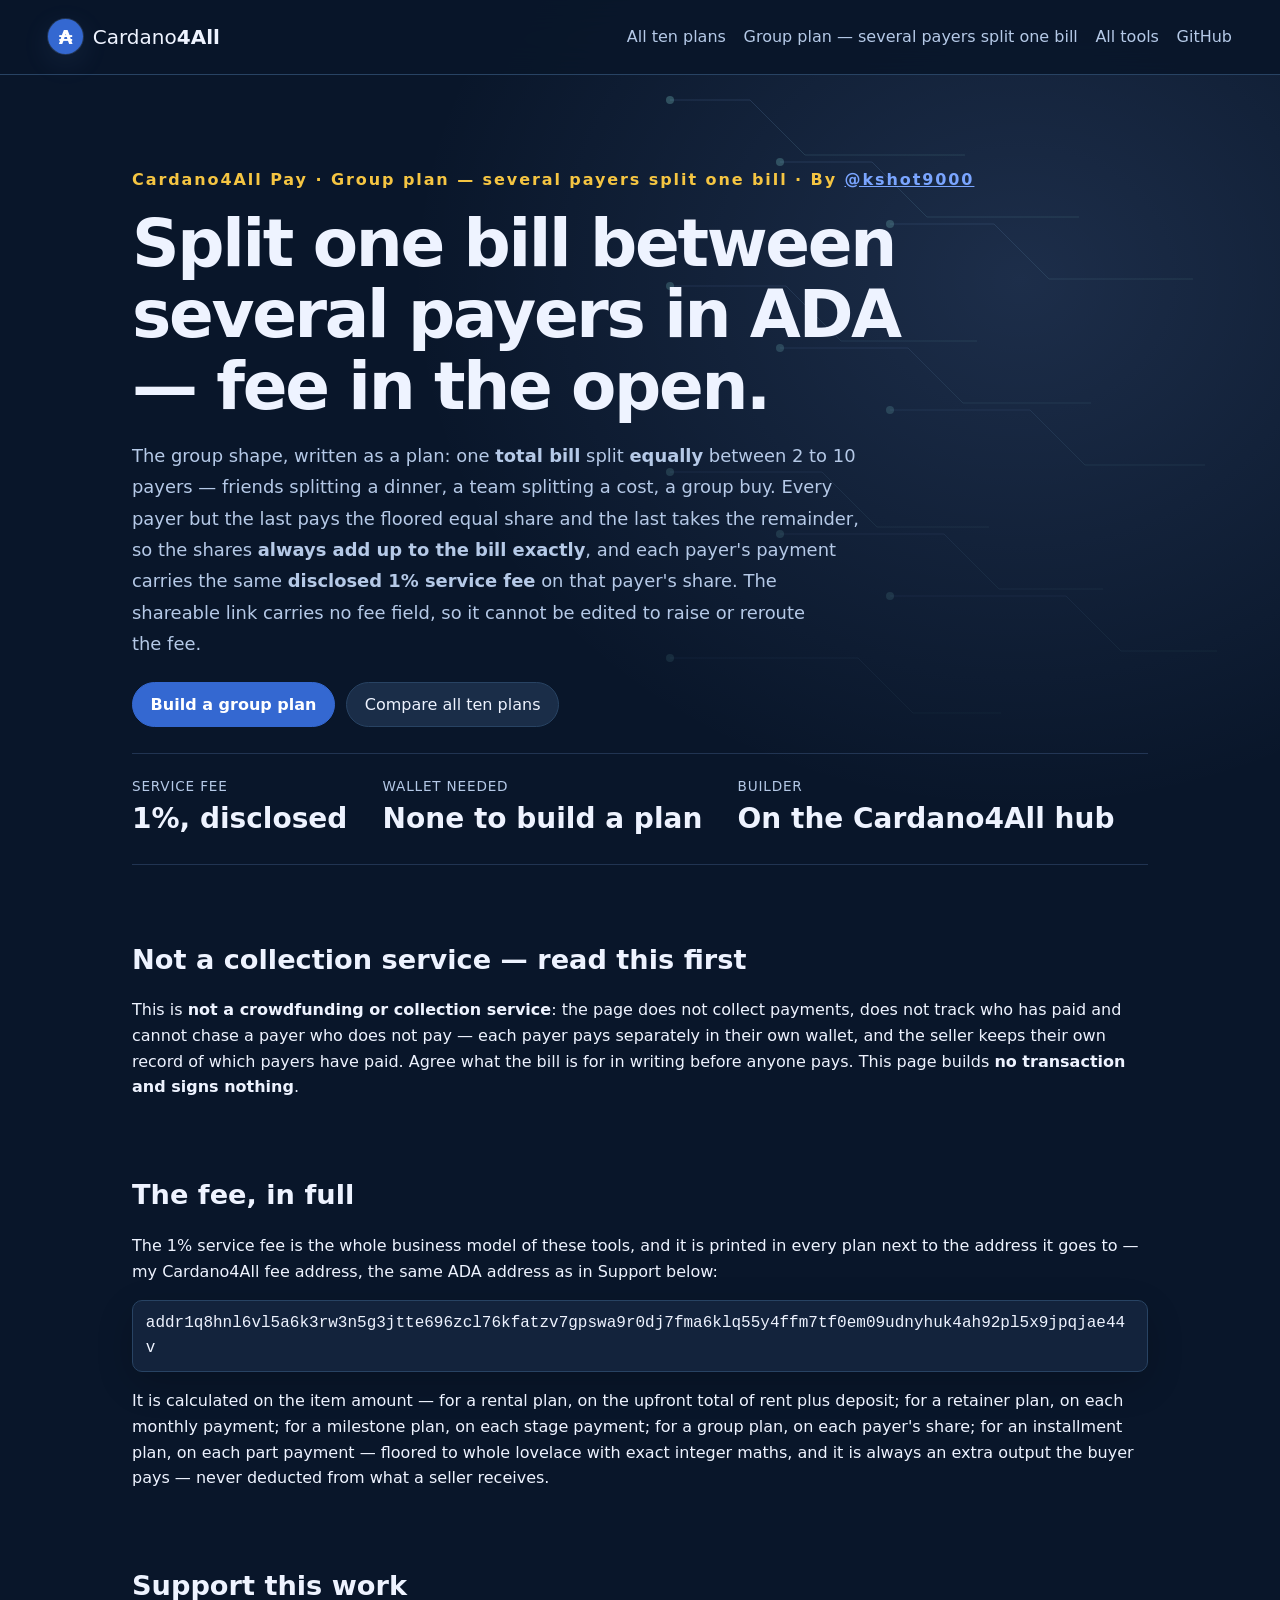
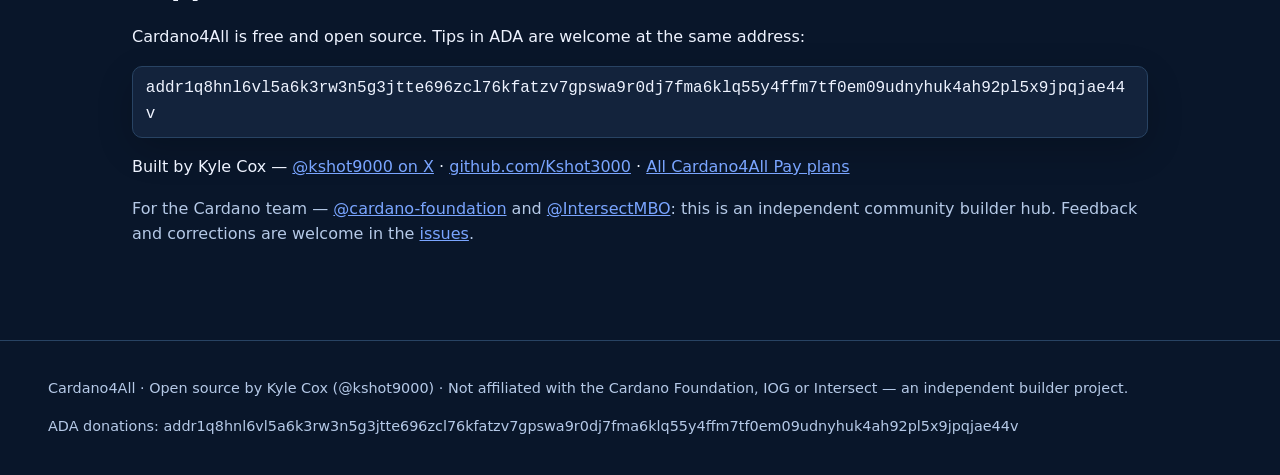
<file: pay-group.html>
<!DOCTYPE html>
<html lang="en">
<head>
<meta charset="utf-8">
<meta name="viewport" content="width=device-width, initial-scale=1">
<title>Cardano4All Pay — ADA Group Plan Splitting One Bill Between Several Payers, Disclosed 1% Fee</title>
<meta name="description" content="Write a group plan in ADA: a total bill split equally between 2 to 10 payers, your payment address and a note of what the bill is for, as copyable text or a shareable link. Each payer pays their share in full plus the disclosed 1% service fee on that share. Not a collection service — the page does not track who has paid. No transaction built or signed.">
<link rel="canonical" href="https://kshot3000.github.io/Cardano4all/pay-group.html">
<meta name="theme-color" content="#0033ad">
<meta property="og:title" content="Cardano4All Pay — group plan: split one ADA bill between several payers, 1% fee in the open">
<meta property="og:description" content="A group payment plan: one bill split equally between several payers, shares that add up to the bill exactly, each payer paying in full plus the disclosed 1% service fee on their share, printed in the plan. By Kyle Cox (@kshot9000).">
<meta property="og:type" content="website">
<meta property="og:url" content="https://kshot3000.github.io/Cardano4all/pay-group.html">
<meta property="og:image" content="https://kshot3000.github.io/Cardano4all/visual-upgrade/scene.svg">
<meta property="og:image:alt" content="Group plan — several payers split one bill — Cardano4All Pay by Kyle Cox (@kshot9000)">
<meta name="twitter:card" content="summary">
<meta name="twitter:site" content="@kshot9000">
<meta name="twitter:creator" content="@kshot9000">
<meta name="twitter:title" content="Cardano4All Pay — group plan: split one ADA bill between several payers, 1% fee in the open">
<meta name="twitter:description" content="A group payment plan: one bill split equally between several payers, shares that add up to the bill exactly, each payer paying in full plus the disclosed 1% service fee on their share, printed in the plan. By Kyle Cox (@kshot9000).">
<meta name="twitter:image" content="https://kshot3000.github.io/Cardano4all/visual-upgrade/scene.svg">
<script type="application/ld+json">
{"@context":"https://schema.org","@type":"WebPage","name":"Cardano4All Pay — ADA Group Plan Splitting One Bill Between Several Payers, Disclosed 1% Fee","url":"https://kshot3000.github.io/Cardano4all/pay-group.html","description":"Write a group plan in ADA: a total bill split equally between 2 to 10 payers, your payment address and a note of what the bill is for, as copyable text or a shareable link. Each payer pays their share in full plus the disclosed 1% service fee on that share. Not a collection service — the page does not track who has paid. No transaction built or signed.","isPartOf":{"@type":"WebSite","name":"Cardano4All","url":"https://kshot3000.github.io/Cardano4all/"},"mainEntity":{"@type":"WebPageElement","name":"Group plan — several payers split one bill","url":"https://kshot3000.github.io/Cardano4all/#grouplink"}}
</script>
<link rel="icon" href="data:image/svg+xml,%3Csvg xmlns='http://www.w3.org/2000/svg' viewBox='0 0 32 32'%3E%3Ccircle cx='16' cy='16' r='14' fill='%230033ad'/%3E%3Ccircle cx='16' cy='11' r='3' fill='%23fff'/%3E%3Ccircle cx='10' cy='19' r='2.4' fill='%23fff'/%3E%3Ccircle cx='22' cy='19' r='2.4' fill='%23fff'/%3E%3C/svg%3E">
<link rel="stylesheet" href="styles.css?v=1">
<link rel="stylesheet" href="visual-upgrade/theme.css?v=20261007">
</head>
<body data-vu-theme="network">
<a class="skip" href="#main">Skip to main content</a>
<header class="site-head">
  <a class="brand" href="./" aria-label="Cardano4All home">
    <span class="brand-mark" aria-hidden="true">₳</span>
    <span>Cardano<strong>4All</strong></span>
  </a>
  <nav aria-label="Main">
    <a href="pay.html">All ten plans</a>
    <a href="./#grouplink">Group plan — several payers split one bill</a>
    <a href="./#tools">All tools</a>
    <a href="https://github.com/Kshot3000/Cardano4all">GitHub</a>
  </nav>
</header>

<main id="main" tabindex="-1">
  <section class="hero">
    <p class="eyebrow">Cardano4All Pay · Group plan — several payers split one bill · By <a href="https://x.com/kshot9000">@kshot9000</a></p>
    <h1>Split one bill between several payers in ADA — fee in the open.</h1>
    <p class="lede">The group shape, written as a plan: one <strong>total bill</strong> split <strong>equally</strong> between 2 to 10 payers — friends splitting a dinner, a team splitting a cost, a group buy. Every payer but the last pays the floored equal share and the last takes the remainder, so the shares <strong>always add up to the bill exactly</strong>, and each payer's payment carries the same <strong>disclosed 1% service fee</strong> on that payer's share. The shareable link carries no fee field, so it cannot be edited to raise or reroute the fee.</p>
    <div class="hero-cta">
      <a class="btn primary" href="./#grouplink">Build a group plan</a>
      <a class="btn" href="pay.html#plans">Compare all ten plans</a>
    </div>
    <dl class="stats">
      <div><dt>Service fee</dt><dd>1%, disclosed</dd></div>
      <div><dt>Wallet needed</dt><dd>None to build a plan</dd></div>
      <div><dt>Builder</dt><dd>On the Cardano4All hub</dd></div>
    </dl>
  </section>

  <section aria-labelledby="honesty-h">
    <h2 id="honesty-h">Not a collection service — read this first</h2>
    <p>This is <strong>not a crowdfunding or collection service</strong>: the page does not collect payments, does not track who has paid and cannot chase a payer who does not pay — each payer pays separately in their own wallet, and the seller keeps their own record of which payers have paid. Agree what the bill is for in writing before anyone pays. This page builds <strong>no transaction and signs nothing</strong>.</p>
  </section>

  <section aria-labelledby="fee-h">
    <h2 id="fee-h">The fee, in full</h2>
    <p>The 1% service fee is the whole business model of these tools, and it is printed in
    every plan next to the address it goes to — my Cardano4All fee address, the same ADA
    address as in Support below:</p>
    <p class="donate">
      <code>addr1q8hnl6vl5a6k3rw3n5g3jtte696zcl76kfatzv7gpswa9r0dj7fma6klq55y4ffm7tf0em09udnyhuk4ah92pl5x9jpqjae44v</code>
    </p>
    <p>It is calculated on the item amount — for a rental plan, on the upfront total of rent
    plus deposit; for a retainer plan, on each monthly payment; for a milestone plan, on each stage payment; for a group plan, on each payer's share; for an installment plan, on each part payment — floored to whole lovelace with exact integer maths, and it is always an
    extra output the buyer pays — never deducted from what a seller receives.</p>
  </section>

  <section aria-labelledby="support-h">
    <h2 id="support-h">Support this work</h2>
    <p>Cardano4All is free and open source. Tips in ADA are welcome at the same address:</p>
    <p class="donate">
      <code>addr1q8hnl6vl5a6k3rw3n5g3jtte696zcl76kfatzv7gpswa9r0dj7fma6klq55y4ffm7tf0em09udnyhuk4ah92pl5x9jpqjae44v</code>
    </p>
    <p>Built by Kyle Cox — <a href="https://x.com/kshot9000">@kshot9000 on X</a> · <a href="https://github.com/Kshot3000">github.com/Kshot3000</a> · <a href="pay.html">All Cardano4All Pay plans</a></p>
    <p class="team-tag">For the Cardano team — <a href="https://github.com/cardano-foundation">@cardano-foundation</a> and
    <a href="https://github.com/IntersectMBO">@IntersectMBO</a>: this is an independent community builder hub.
    Feedback and corrections are welcome in the <a href="https://github.com/Kshot3000/Cardano4all/issues">issues</a>.</p>
  </section>
</main>

<footer>
  <p>Cardano4All · Open source by Kyle Cox (@kshot9000) · Not affiliated with the Cardano Foundation, IOG or Intersect — an independent builder project.</p>
  <p>ADA donations: addr1q8hnl6vl5a6k3rw3n5g3jtte696zcl76kfatzv7gpswa9r0dj7fma6klq55y4ffm7tf0em09udnyhuk4ah92pl5x9jpqjae44v</p>
</footer>
</body>
</html>
</file>
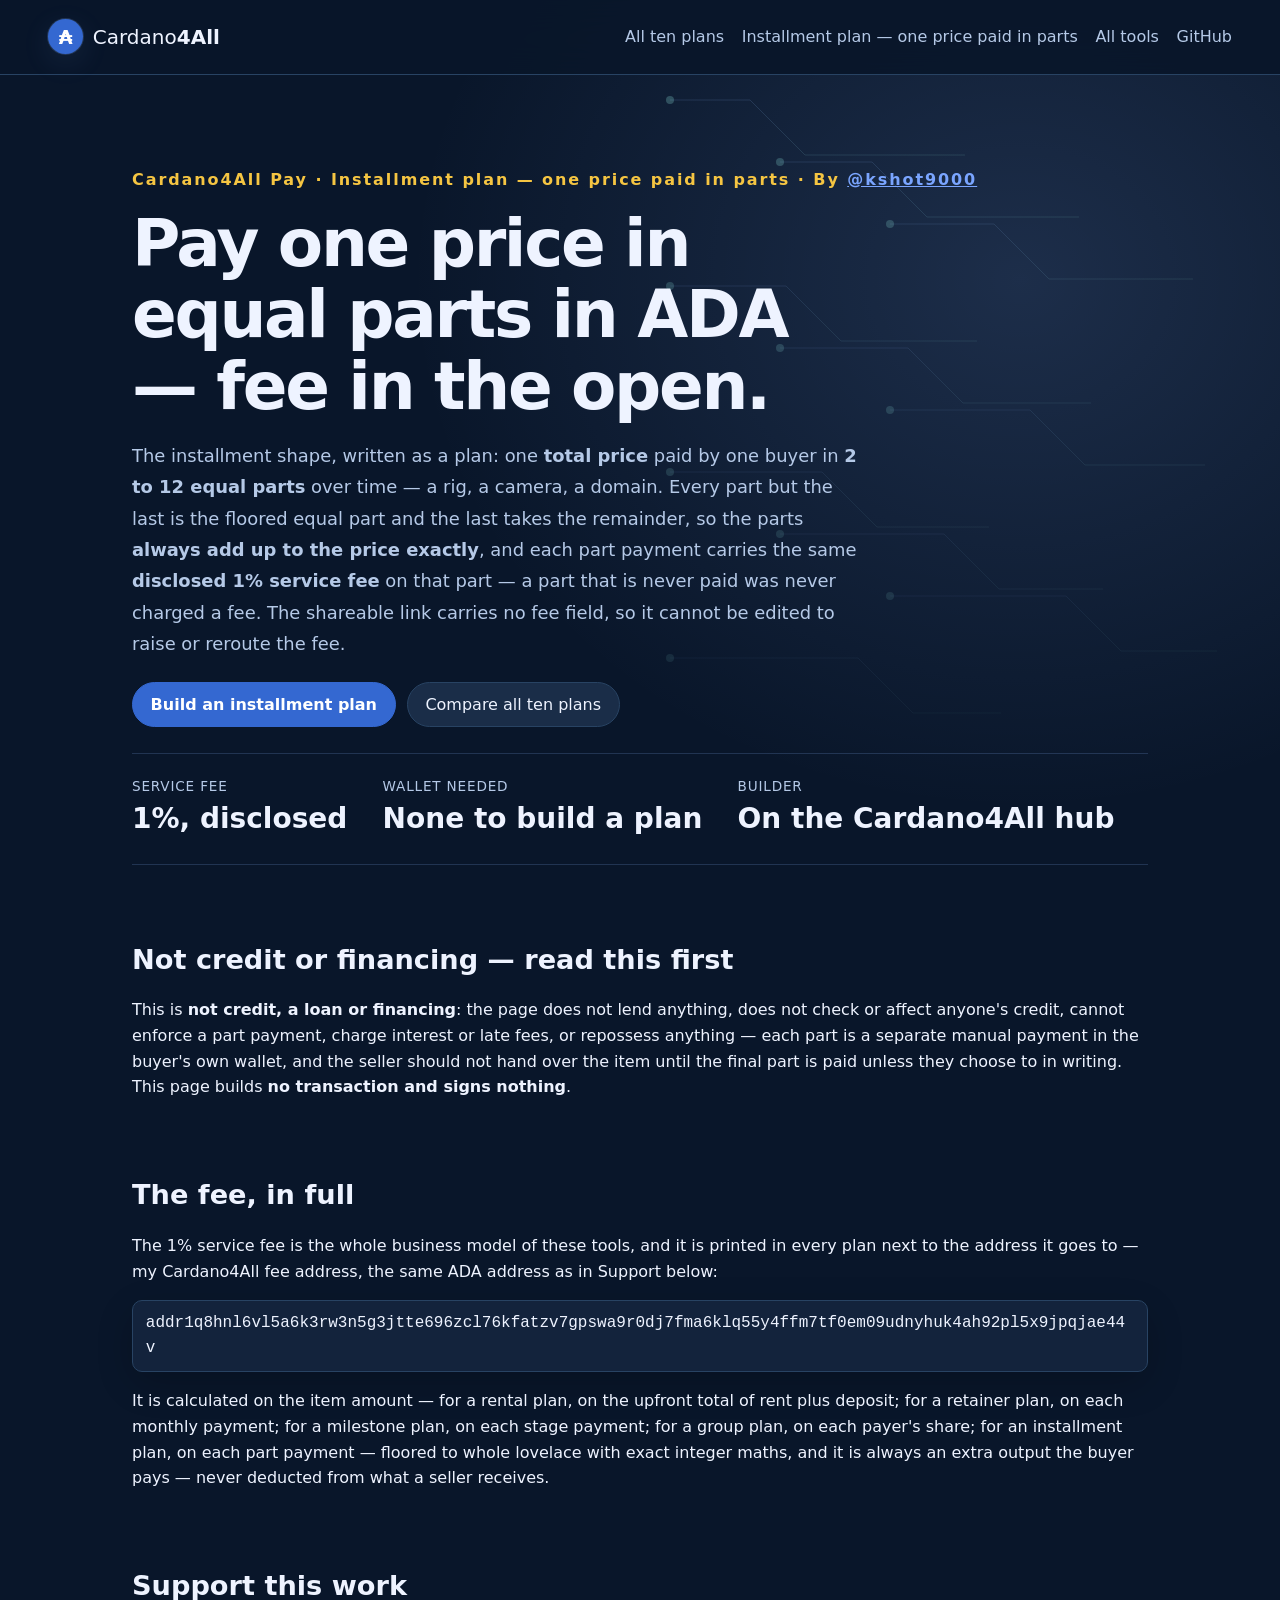
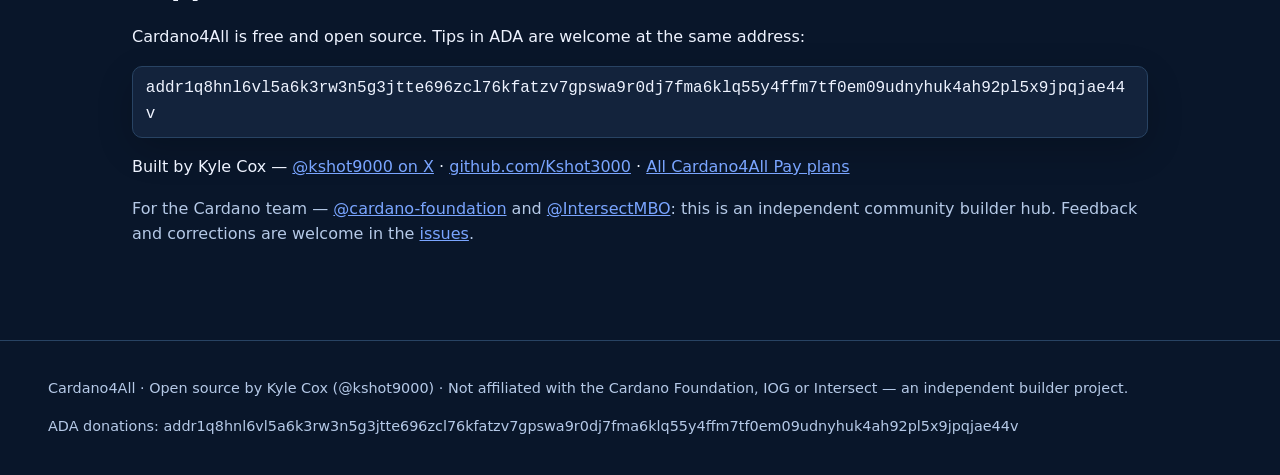
<file: pay-installment.html>
<!DOCTYPE html>
<html lang="en">
<head>
<meta charset="utf-8">
<meta name="viewport" content="width=device-width, initial-scale=1">
<title>Cardano4All Pay — ADA Installment Plan Paying One Price in Equal Parts, Disclosed 1% Fee</title>
<meta name="description" content="Write an installment plan in ADA: a total price paid in 2 to 12 equal parts over time, the seller's payment address and a note of what is being bought, as copyable text or a shareable link. Each part is paid in full plus the disclosed 1% service fee on that part. Not credit — the page does not lend or enforce anything. No transaction built or signed.">
<link rel="canonical" href="https://kshot3000.github.io/Cardano4all/pay-installment.html">
<meta name="theme-color" content="#0033ad">
<meta property="og:title" content="Cardano4All Pay — installment plan: pay one ADA price in equal parts, 1% fee in the open">
<meta property="og:description" content="An installment payment plan: one price split into equal parts that add up to the price exactly, each part in full to the seller plus the disclosed 1% service fee on that part, printed in the plan. Not credit. By Kyle Cox (@kshot9000).">
<meta property="og:type" content="website">
<meta property="og:url" content="https://kshot3000.github.io/Cardano4all/pay-installment.html">
<meta property="og:image" content="https://kshot3000.github.io/Cardano4all/visual-upgrade/scene.svg">
<meta property="og:image:alt" content="Installment plan — one price paid in parts — Cardano4All Pay by Kyle Cox (@kshot9000)">
<meta name="twitter:card" content="summary">
<meta name="twitter:site" content="@kshot9000">
<meta name="twitter:creator" content="@kshot9000">
<meta name="twitter:title" content="Cardano4All Pay — installment plan: pay one ADA price in equal parts, 1% fee in the open">
<meta name="twitter:description" content="An installment payment plan: one price split into equal parts that add up to the price exactly, each part in full to the seller plus the disclosed 1% service fee on that part, printed in the plan. Not credit. By Kyle Cox (@kshot9000).">
<meta name="twitter:image" content="https://kshot3000.github.io/Cardano4all/visual-upgrade/scene.svg">
<script type="application/ld+json">
{"@context":"https://schema.org","@type":"WebPage","name":"Cardano4All Pay — ADA Installment Plan Paying One Price in Equal Parts, Disclosed 1% Fee","url":"https://kshot3000.github.io/Cardano4all/pay-installment.html","description":"Write an installment plan in ADA: a total price paid in 2 to 12 equal parts over time, the seller's payment address and a note of what is being bought, as copyable text or a shareable link. Each part is paid in full plus the disclosed 1% service fee on that part. Not credit — the page does not lend or enforce anything. No transaction built or signed.","isPartOf":{"@type":"WebSite","name":"Cardano4All","url":"https://kshot3000.github.io/Cardano4all/"},"mainEntity":{"@type":"WebPageElement","name":"Installment plan — one price paid in parts","url":"https://kshot3000.github.io/Cardano4all/#instlink"}}
</script>
<link rel="icon" href="data:image/svg+xml,%3Csvg xmlns='http://www.w3.org/2000/svg' viewBox='0 0 32 32'%3E%3Ccircle cx='16' cy='16' r='14' fill='%230033ad'/%3E%3Ccircle cx='16' cy='11' r='3' fill='%23fff'/%3E%3Ccircle cx='10' cy='19' r='2.4' fill='%23fff'/%3E%3Ccircle cx='22' cy='19' r='2.4' fill='%23fff'/%3E%3C/svg%3E">
<link rel="stylesheet" href="styles.css?v=1">
<link rel="stylesheet" href="visual-upgrade/theme.css?v=20261007">
</head>
<body data-vu-theme="network">
<a class="skip" href="#main">Skip to main content</a>
<header class="site-head">
  <a class="brand" href="./" aria-label="Cardano4All home">
    <span class="brand-mark" aria-hidden="true">₳</span>
    <span>Cardano<strong>4All</strong></span>
  </a>
  <nav aria-label="Main">
    <a href="pay.html">All ten plans</a>
    <a href="./#instlink">Installment plan — one price paid in parts</a>
    <a href="./#tools">All tools</a>
    <a href="https://github.com/Kshot3000/Cardano4all">GitHub</a>
  </nav>
</header>

<main id="main" tabindex="-1">
  <section class="hero">
    <p class="eyebrow">Cardano4All Pay · Installment plan — one price paid in parts · By <a href="https://x.com/kshot9000">@kshot9000</a></p>
    <h1>Pay one price in equal parts in ADA — fee in the open.</h1>
    <p class="lede">The installment shape, written as a plan: one <strong>total price</strong> paid by one buyer in <strong>2 to 12 equal parts</strong> over time — a rig, a camera, a domain. Every part but the last is the floored equal part and the last takes the remainder, so the parts <strong>always add up to the price exactly</strong>, and each part payment carries the same <strong>disclosed 1% service fee</strong> on that part — a part that is never paid was never charged a fee. The shareable link carries no fee field, so it cannot be edited to raise or reroute the fee.</p>
    <div class="hero-cta">
      <a class="btn primary" href="./#instlink">Build an installment plan</a>
      <a class="btn" href="pay.html#plans">Compare all ten plans</a>
    </div>
    <dl class="stats">
      <div><dt>Service fee</dt><dd>1%, disclosed</dd></div>
      <div><dt>Wallet needed</dt><dd>None to build a plan</dd></div>
      <div><dt>Builder</dt><dd>On the Cardano4All hub</dd></div>
    </dl>
  </section>

  <section aria-labelledby="honesty-h">
    <h2 id="honesty-h">Not credit or financing — read this first</h2>
    <p>This is <strong>not credit, a loan or financing</strong>: the page does not lend anything, does not check or affect anyone's credit, cannot enforce a part payment, charge interest or late fees, or repossess anything — each part is a separate manual payment in the buyer's own wallet, and the seller should not hand over the item until the final part is paid unless they choose to in writing. This page builds <strong>no transaction and signs nothing</strong>.</p>
  </section>

  <section aria-labelledby="fee-h">
    <h2 id="fee-h">The fee, in full</h2>
    <p>The 1% service fee is the whole business model of these tools, and it is printed in
    every plan next to the address it goes to — my Cardano4All fee address, the same ADA
    address as in Support below:</p>
    <p class="donate">
      <code>addr1q8hnl6vl5a6k3rw3n5g3jtte696zcl76kfatzv7gpswa9r0dj7fma6klq55y4ffm7tf0em09udnyhuk4ah92pl5x9jpqjae44v</code>
    </p>
    <p>It is calculated on the item amount — for a rental plan, on the upfront total of rent
    plus deposit; for a retainer plan, on each monthly payment; for a milestone plan, on each stage payment; for a group plan, on each payer's share; for an installment plan, on each part payment — floored to whole lovelace with exact integer maths, and it is always an
    extra output the buyer pays — never deducted from what a seller receives.</p>
  </section>

  <section aria-labelledby="support-h">
    <h2 id="support-h">Support this work</h2>
    <p>Cardano4All is free and open source. Tips in ADA are welcome at the same address:</p>
    <p class="donate">
      <code>addr1q8hnl6vl5a6k3rw3n5g3jtte696zcl76kfatzv7gpswa9r0dj7fma6klq55y4ffm7tf0em09udnyhuk4ah92pl5x9jpqjae44v</code>
    </p>
    <p>Built by Kyle Cox — <a href="https://x.com/kshot9000">@kshot9000 on X</a> · <a href="https://github.com/Kshot3000">github.com/Kshot3000</a> · <a href="pay.html">All Cardano4All Pay plans</a></p>
    <p class="team-tag">For the Cardano team — <a href="https://github.com/cardano-foundation">@cardano-foundation</a> and
    <a href="https://github.com/IntersectMBO">@IntersectMBO</a>: this is an independent community builder hub.
    Feedback and corrections are welcome in the <a href="https://github.com/Kshot3000/Cardano4all/issues">issues</a>.</p>
  </section>
</main>

<footer>
  <p>Cardano4All · Open source by Kyle Cox (@kshot9000) · Not affiliated with the Cardano Foundation, IOG or Intersect — an independent builder project.</p>
  <p>ADA donations: addr1q8hnl6vl5a6k3rw3n5g3jtte696zcl76kfatzv7gpswa9r0dj7fma6klq55y4ffm7tf0em09udnyhuk4ah92pl5x9jpqjae44v</p>
</footer>
</body>
</html>
</file>
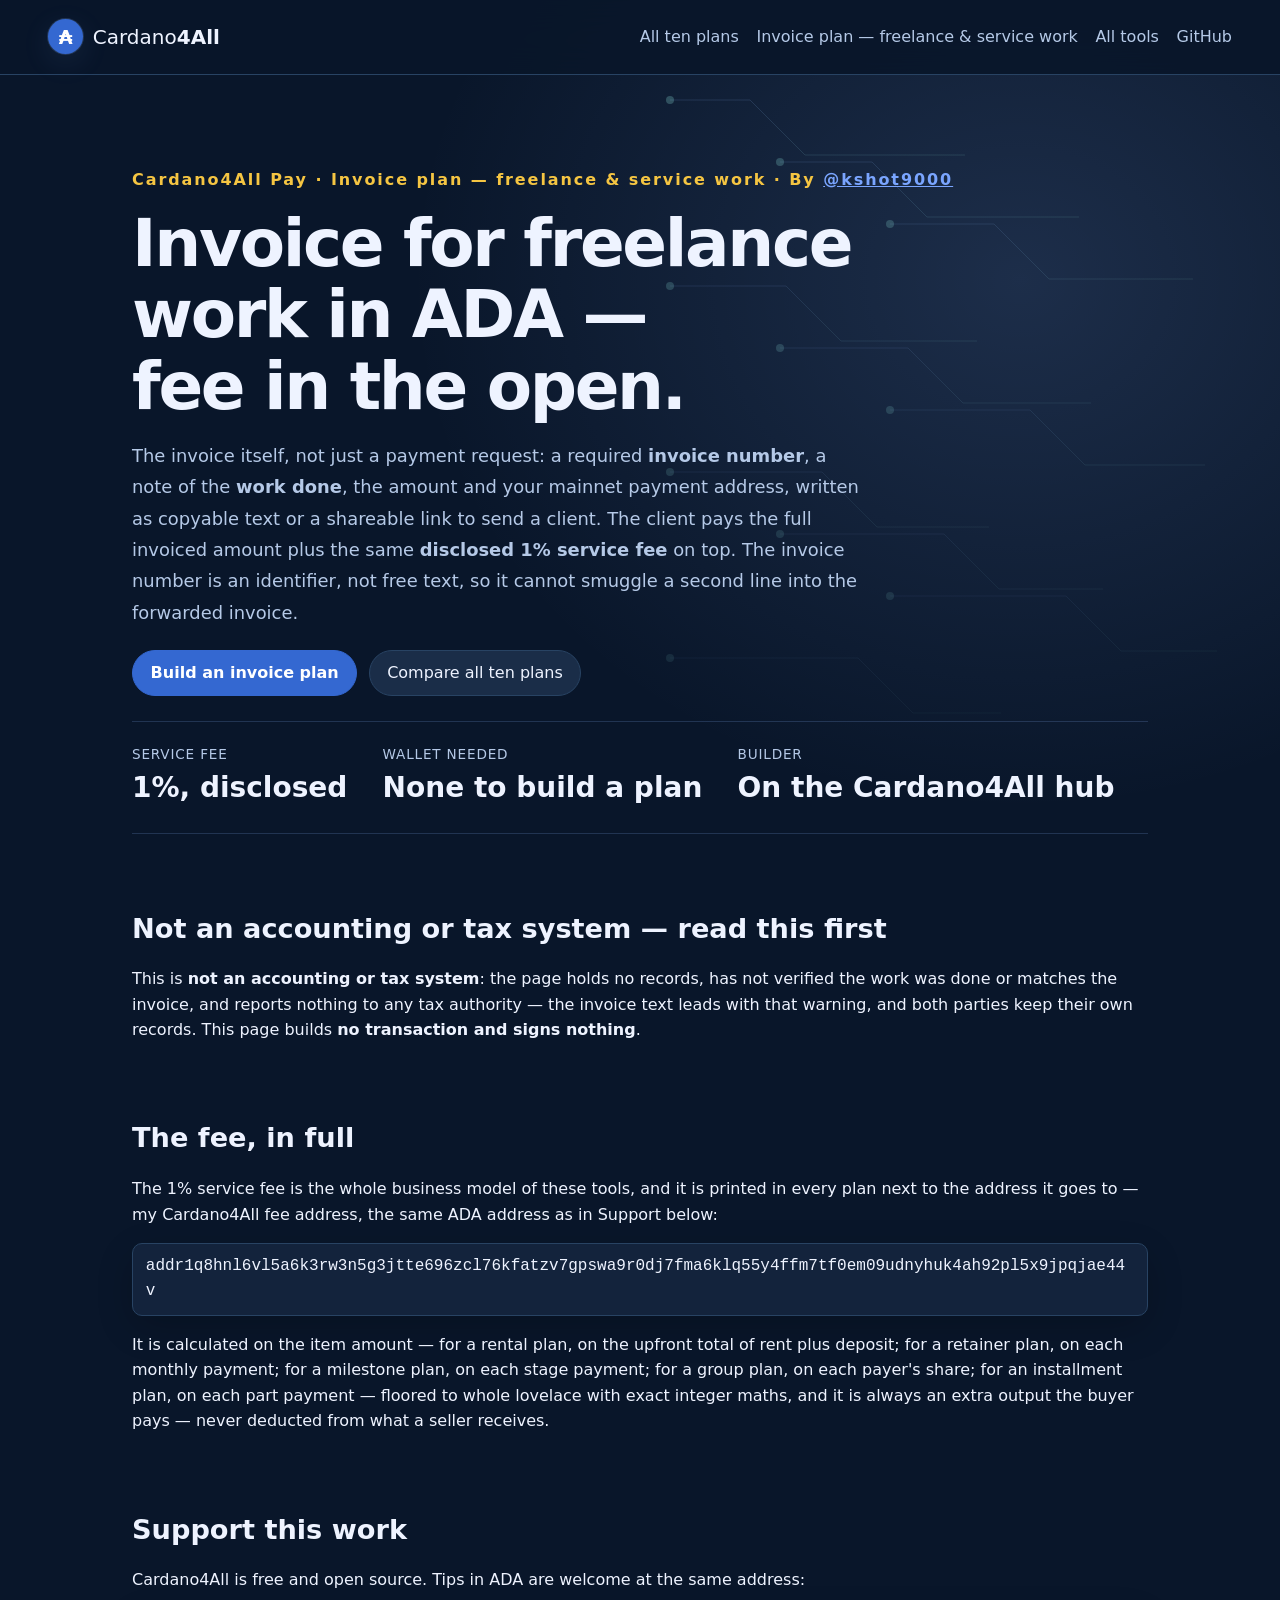
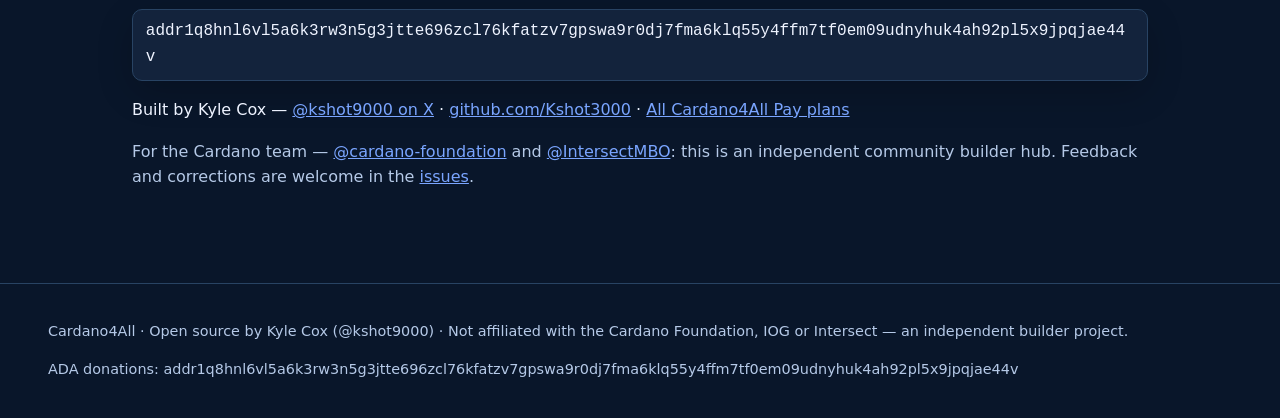
<file: pay-invoice.html>
<!DOCTYPE html>
<html lang="en">
<head>
<meta charset="utf-8">
<meta name="viewport" content="width=device-width, initial-scale=1">
<title>Cardano4All Pay — ADA Invoice Plan for Freelance & Service Work, Disclosed 1% Fee</title>
<meta name="description" content="Write an invoice in ADA: an invoice number, a note of the work done, the amount and your payment address as copyable text or a shareable link. The client pays the full invoiced amount plus the disclosed 1% service fee. Not an accounting or tax system. No transaction built or signed.">
<link rel="canonical" href="https://kshot3000.github.io/Cardano4all/pay-invoice.html">
<meta name="theme-color" content="#0033ad">
<meta property="og:title" content="Cardano4All Pay — invoice for freelance work in ADA, 1% fee in the open">
<meta property="og:description" content="An issuer-written invoice: invoice number, work done and amount, with the client paying in full plus the disclosed 1% service fee printed in the invoice. Not an accounting or tax system. By Kyle Cox (@kshot9000).">
<meta property="og:type" content="website">
<meta property="og:url" content="https://kshot3000.github.io/Cardano4all/pay-invoice.html">
<meta property="og:image" content="https://kshot3000.github.io/Cardano4all/visual-upgrade/scene.svg">
<meta property="og:image:alt" content="Invoice plan — freelance & service work — Cardano4All Pay by Kyle Cox (@kshot9000)">
<meta name="twitter:card" content="summary">
<meta name="twitter:site" content="@kshot9000">
<meta name="twitter:creator" content="@kshot9000">
<meta name="twitter:title" content="Cardano4All Pay — invoice for freelance work in ADA, 1% fee in the open">
<meta name="twitter:description" content="An issuer-written invoice: invoice number, work done and amount, with the client paying in full plus the disclosed 1% service fee printed in the invoice. Not an accounting or tax system. By Kyle Cox (@kshot9000).">
<meta name="twitter:image" content="https://kshot3000.github.io/Cardano4all/visual-upgrade/scene.svg">
<script type="application/ld+json">
{"@context":"https://schema.org","@type":"WebPage","name":"Cardano4All Pay — ADA Invoice Plan for Freelance & Service Work, Disclosed 1% Fee","url":"https://kshot3000.github.io/Cardano4all/pay-invoice.html","description":"Write an invoice in ADA: an invoice number, a note of the work done, the amount and your payment address as copyable text or a shareable link. The client pays the full invoiced amount plus the disclosed 1% service fee. Not an accounting or tax system. No transaction built or signed.","isPartOf":{"@type":"WebSite","name":"Cardano4All","url":"https://kshot3000.github.io/Cardano4all/"},"mainEntity":{"@type":"WebPageElement","name":"Invoice plan — freelance & service work","url":"https://kshot3000.github.io/Cardano4all/#invoicelink"}}
</script>
<link rel="icon" href="data:image/svg+xml,%3Csvg xmlns='http://www.w3.org/2000/svg' viewBox='0 0 32 32'%3E%3Ccircle cx='16' cy='16' r='14' fill='%230033ad'/%3E%3Ccircle cx='16' cy='11' r='3' fill='%23fff'/%3E%3Ccircle cx='10' cy='19' r='2.4' fill='%23fff'/%3E%3Ccircle cx='22' cy='19' r='2.4' fill='%23fff'/%3E%3C/svg%3E">
<link rel="stylesheet" href="styles.css?v=1">
<link rel="stylesheet" href="visual-upgrade/theme.css?v=20261007">
</head>
<body data-vu-theme="network">
<a class="skip" href="#main">Skip to main content</a>
<header class="site-head">
  <a class="brand" href="./" aria-label="Cardano4All home">
    <span class="brand-mark" aria-hidden="true">₳</span>
    <span>Cardano<strong>4All</strong></span>
  </a>
  <nav aria-label="Main">
    <a href="pay.html">All ten plans</a>
    <a href="./#invoicelink">Invoice plan — freelance & service work</a>
    <a href="./#tools">All tools</a>
    <a href="https://github.com/Kshot3000/Cardano4all">GitHub</a>
  </nav>
</header>

<main id="main" tabindex="-1">
  <section class="hero">
    <p class="eyebrow">Cardano4All Pay · Invoice plan — freelance & service work · By <a href="https://x.com/kshot9000">@kshot9000</a></p>
    <h1>Invoice for freelance work in ADA — fee in the open.</h1>
    <p class="lede">The invoice itself, not just a payment request: a required <strong>invoice number</strong>, a note of the <strong>work done</strong>, the amount and your mainnet payment address, written as copyable text or a shareable link to send a client. The client pays the full invoiced amount plus the same <strong>disclosed 1% service fee</strong> on top. The invoice number is an identifier, not free text, so it cannot smuggle a second line into the forwarded invoice.</p>
    <div class="hero-cta">
      <a class="btn primary" href="./#invoicelink">Build an invoice plan</a>
      <a class="btn" href="pay.html#plans">Compare all ten plans</a>
    </div>
    <dl class="stats">
      <div><dt>Service fee</dt><dd>1%, disclosed</dd></div>
      <div><dt>Wallet needed</dt><dd>None to build a plan</dd></div>
      <div><dt>Builder</dt><dd>On the Cardano4All hub</dd></div>
    </dl>
  </section>

  <section aria-labelledby="honesty-h">
    <h2 id="honesty-h">Not an accounting or tax system — read this first</h2>
    <p>This is <strong>not an accounting or tax system</strong>: the page holds no records, has not verified the work was done or matches the invoice, and reports nothing to any tax authority — the invoice text leads with that warning, and both parties keep their own records. This page builds <strong>no transaction and signs nothing</strong>.</p>
  </section>

  <section aria-labelledby="fee-h">
    <h2 id="fee-h">The fee, in full</h2>
    <p>The 1% service fee is the whole business model of these tools, and it is printed in
    every plan next to the address it goes to — my Cardano4All fee address, the same ADA
    address as in Support below:</p>
    <p class="donate">
      <code>addr1q8hnl6vl5a6k3rw3n5g3jtte696zcl76kfatzv7gpswa9r0dj7fma6klq55y4ffm7tf0em09udnyhuk4ah92pl5x9jpqjae44v</code>
    </p>
    <p>It is calculated on the item amount — for a rental plan, on the upfront total of rent
    plus deposit; for a retainer plan, on each monthly payment; for a milestone plan, on each stage payment; for a group plan, on each payer's share; for an installment plan, on each part payment — floored to whole lovelace with exact integer maths, and it is always an
    extra output the buyer pays — never deducted from what a seller receives.</p>
  </section>

  <section aria-labelledby="support-h">
    <h2 id="support-h">Support this work</h2>
    <p>Cardano4All is free and open source. Tips in ADA are welcome at the same address:</p>
    <p class="donate">
      <code>addr1q8hnl6vl5a6k3rw3n5g3jtte696zcl76kfatzv7gpswa9r0dj7fma6klq55y4ffm7tf0em09udnyhuk4ah92pl5x9jpqjae44v</code>
    </p>
    <p>Built by Kyle Cox — <a href="https://x.com/kshot9000">@kshot9000 on X</a> · <a href="https://github.com/Kshot3000">github.com/Kshot3000</a> · <a href="pay.html">All Cardano4All Pay plans</a></p>
    <p class="team-tag">For the Cardano team — <a href="https://github.com/cardano-foundation">@cardano-foundation</a> and
    <a href="https://github.com/IntersectMBO">@IntersectMBO</a>: this is an independent community builder hub.
    Feedback and corrections are welcome in the <a href="https://github.com/Kshot3000/Cardano4all/issues">issues</a>.</p>
  </section>
</main>

<footer>
  <p>Cardano4All · Open source by Kyle Cox (@kshot9000) · Not affiliated with the Cardano Foundation, IOG or Intersect — an independent builder project.</p>
  <p>ADA donations: addr1q8hnl6vl5a6k3rw3n5g3jtte696zcl76kfatzv7gpswa9r0dj7fma6klq55y4ffm7tf0em09udnyhuk4ah92pl5x9jpqjae44v</p>
</footer>
</body>
</html>
</file>
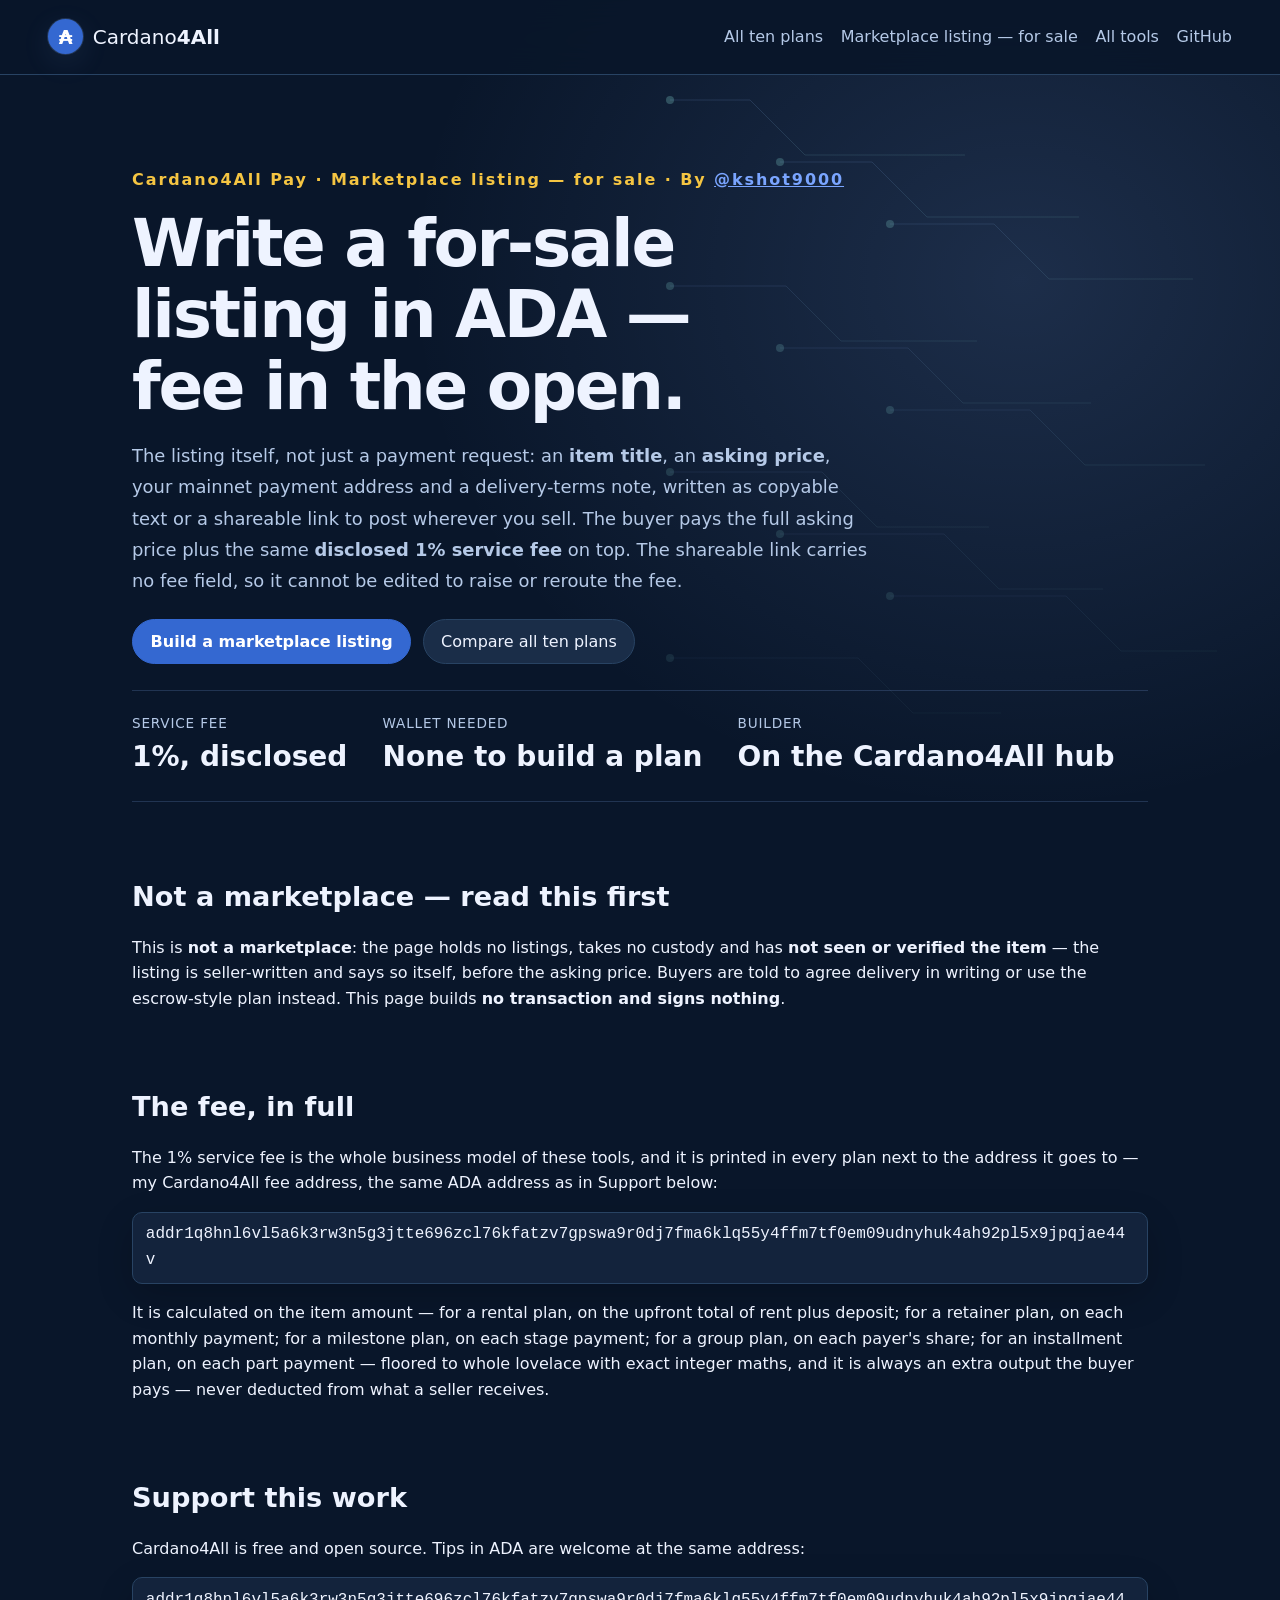
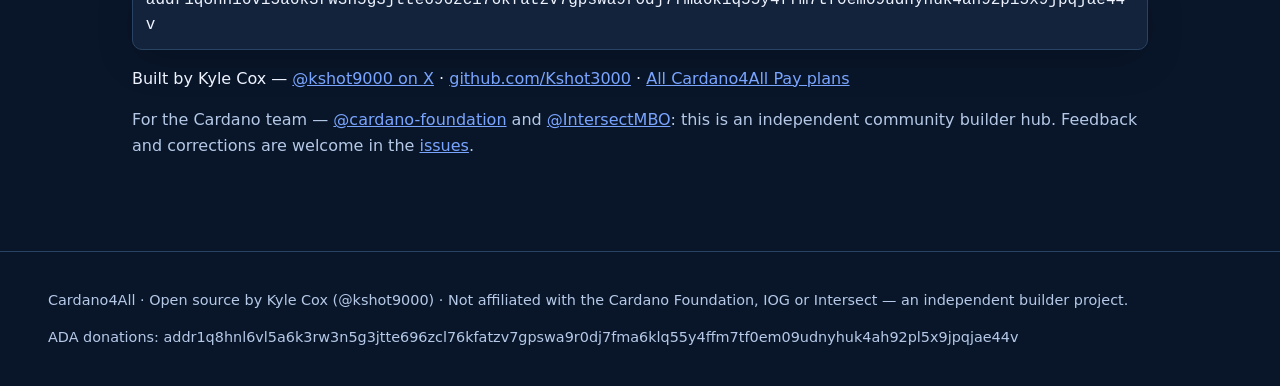
<file: pay-marketplace.html>
<!DOCTYPE html>
<html lang="en">
<head>
<meta charset="utf-8">
<meta name="viewport" content="width=device-width, initial-scale=1">
<title>Cardano4All Pay — ADA Marketplace Listing Builder, Disclosed 1% Fee</title>
<meta name="description" content="Write a for-sale listing in ADA: an item title, an asking price, your payment address and delivery terms as copyable text or a shareable link. The buyer pays the full asking price plus the disclosed 1% service fee. Not a marketplace — the page holds no listings. No transaction built or signed.">
<link rel="canonical" href="https://kshot3000.github.io/Cardano4all/pay-marketplace.html">
<meta name="theme-color" content="#0033ad">
<meta property="og:title" content="Cardano4All Pay — write an ADA for-sale listing, 1% fee in the open">
<meta property="og:description" content="A seller-written listing: item title, asking price and delivery terms, with the buyer paying the full price plus the disclosed 1% service fee printed in the listing. Not a marketplace. By Kyle Cox (@kshot9000).">
<meta property="og:type" content="website">
<meta property="og:url" content="https://kshot3000.github.io/Cardano4all/pay-marketplace.html">
<meta property="og:image" content="https://kshot3000.github.io/Cardano4all/visual-upgrade/scene.svg">
<meta property="og:image:alt" content="Marketplace listing — for sale — Cardano4All Pay by Kyle Cox (@kshot9000)">
<meta name="twitter:card" content="summary">
<meta name="twitter:site" content="@kshot9000">
<meta name="twitter:creator" content="@kshot9000">
<meta name="twitter:title" content="Cardano4All Pay — write an ADA for-sale listing, 1% fee in the open">
<meta name="twitter:description" content="A seller-written listing: item title, asking price and delivery terms, with the buyer paying the full price plus the disclosed 1% service fee printed in the listing. Not a marketplace. By Kyle Cox (@kshot9000).">
<meta name="twitter:image" content="https://kshot3000.github.io/Cardano4all/visual-upgrade/scene.svg">
<script type="application/ld+json">
{"@context":"https://schema.org","@type":"WebPage","name":"Cardano4All Pay — ADA Marketplace Listing Builder, Disclosed 1% Fee","url":"https://kshot3000.github.io/Cardano4all/pay-marketplace.html","description":"Write a for-sale listing in ADA: an item title, an asking price, your payment address and delivery terms as copyable text or a shareable link. The buyer pays the full asking price plus the disclosed 1% service fee. Not a marketplace — the page holds no listings. No transaction built or signed.","isPartOf":{"@type":"WebSite","name":"Cardano4All","url":"https://kshot3000.github.io/Cardano4all/"},"mainEntity":{"@type":"WebPageElement","name":"Marketplace listing — for sale","url":"https://kshot3000.github.io/Cardano4all/#marketlink"}}
</script>
<link rel="icon" href="data:image/svg+xml,%3Csvg xmlns='http://www.w3.org/2000/svg' viewBox='0 0 32 32'%3E%3Ccircle cx='16' cy='16' r='14' fill='%230033ad'/%3E%3Ccircle cx='16' cy='11' r='3' fill='%23fff'/%3E%3Ccircle cx='10' cy='19' r='2.4' fill='%23fff'/%3E%3Ccircle cx='22' cy='19' r='2.4' fill='%23fff'/%3E%3C/svg%3E">
<link rel="stylesheet" href="styles.css?v=1">
<link rel="stylesheet" href="visual-upgrade/theme.css?v=20261007">
</head>
<body data-vu-theme="network">
<a class="skip" href="#main">Skip to main content</a>
<header class="site-head">
  <a class="brand" href="./" aria-label="Cardano4All home">
    <span class="brand-mark" aria-hidden="true">₳</span>
    <span>Cardano<strong>4All</strong></span>
  </a>
  <nav aria-label="Main">
    <a href="pay.html">All ten plans</a>
    <a href="./#marketlink">Marketplace listing — for sale</a>
    <a href="./#tools">All tools</a>
    <a href="https://github.com/Kshot3000/Cardano4all">GitHub</a>
  </nav>
</header>

<main id="main" tabindex="-1">
  <section class="hero">
    <p class="eyebrow">Cardano4All Pay · Marketplace listing — for sale · By <a href="https://x.com/kshot9000">@kshot9000</a></p>
    <h1>Write a for-sale listing in ADA — fee in the open.</h1>
    <p class="lede">The listing itself, not just a payment request: an <strong>item title</strong>, an <strong>asking price</strong>, your mainnet payment address and a delivery-terms note, written as copyable text or a shareable link to post wherever you sell. The buyer pays the full asking price plus the same <strong>disclosed 1% service fee</strong> on top. The shareable link carries no fee field, so it cannot be edited to raise or reroute the fee.</p>
    <div class="hero-cta">
      <a class="btn primary" href="./#marketlink">Build a marketplace listing</a>
      <a class="btn" href="pay.html#plans">Compare all ten plans</a>
    </div>
    <dl class="stats">
      <div><dt>Service fee</dt><dd>1%, disclosed</dd></div>
      <div><dt>Wallet needed</dt><dd>None to build a plan</dd></div>
      <div><dt>Builder</dt><dd>On the Cardano4All hub</dd></div>
    </dl>
  </section>

  <section aria-labelledby="honesty-h">
    <h2 id="honesty-h">Not a marketplace — read this first</h2>
    <p>This is <strong>not a marketplace</strong>: the page holds no listings, takes no custody and has <strong>not seen or verified the item</strong> — the listing is seller-written and says so itself, before the asking price. Buyers are told to agree delivery in writing or use the escrow-style plan instead. This page builds <strong>no transaction and signs nothing</strong>.</p>
  </section>

  <section aria-labelledby="fee-h">
    <h2 id="fee-h">The fee, in full</h2>
    <p>The 1% service fee is the whole business model of these tools, and it is printed in
    every plan next to the address it goes to — my Cardano4All fee address, the same ADA
    address as in Support below:</p>
    <p class="donate">
      <code>addr1q8hnl6vl5a6k3rw3n5g3jtte696zcl76kfatzv7gpswa9r0dj7fma6klq55y4ffm7tf0em09udnyhuk4ah92pl5x9jpqjae44v</code>
    </p>
    <p>It is calculated on the item amount — for a rental plan, on the upfront total of rent
    plus deposit; for a retainer plan, on each monthly payment; for a milestone plan, on each stage payment; for a group plan, on each payer's share; for an installment plan, on each part payment — floored to whole lovelace with exact integer maths, and it is always an
    extra output the buyer pays — never deducted from what a seller receives.</p>
  </section>

  <section aria-labelledby="support-h">
    <h2 id="support-h">Support this work</h2>
    <p>Cardano4All is free and open source. Tips in ADA are welcome at the same address:</p>
    <p class="donate">
      <code>addr1q8hnl6vl5a6k3rw3n5g3jtte696zcl76kfatzv7gpswa9r0dj7fma6klq55y4ffm7tf0em09udnyhuk4ah92pl5x9jpqjae44v</code>
    </p>
    <p>Built by Kyle Cox — <a href="https://x.com/kshot9000">@kshot9000 on X</a> · <a href="https://github.com/Kshot3000">github.com/Kshot3000</a> · <a href="pay.html">All Cardano4All Pay plans</a></p>
    <p class="team-tag">For the Cardano team — <a href="https://github.com/cardano-foundation">@cardano-foundation</a> and
    <a href="https://github.com/IntersectMBO">@IntersectMBO</a>: this is an independent community builder hub.
    Feedback and corrections are welcome in the <a href="https://github.com/Kshot3000/Cardano4all/issues">issues</a>.</p>
  </section>
</main>

<footer>
  <p>Cardano4All · Open source by Kyle Cox (@kshot9000) · Not affiliated with the Cardano Foundation, IOG or Intersect — an independent builder project.</p>
  <p>ADA donations: addr1q8hnl6vl5a6k3rw3n5g3jtte696zcl76kfatzv7gpswa9r0dj7fma6klq55y4ffm7tf0em09udnyhuk4ah92pl5x9jpqjae44v</p>
</footer>
</body>
</html>
</file>
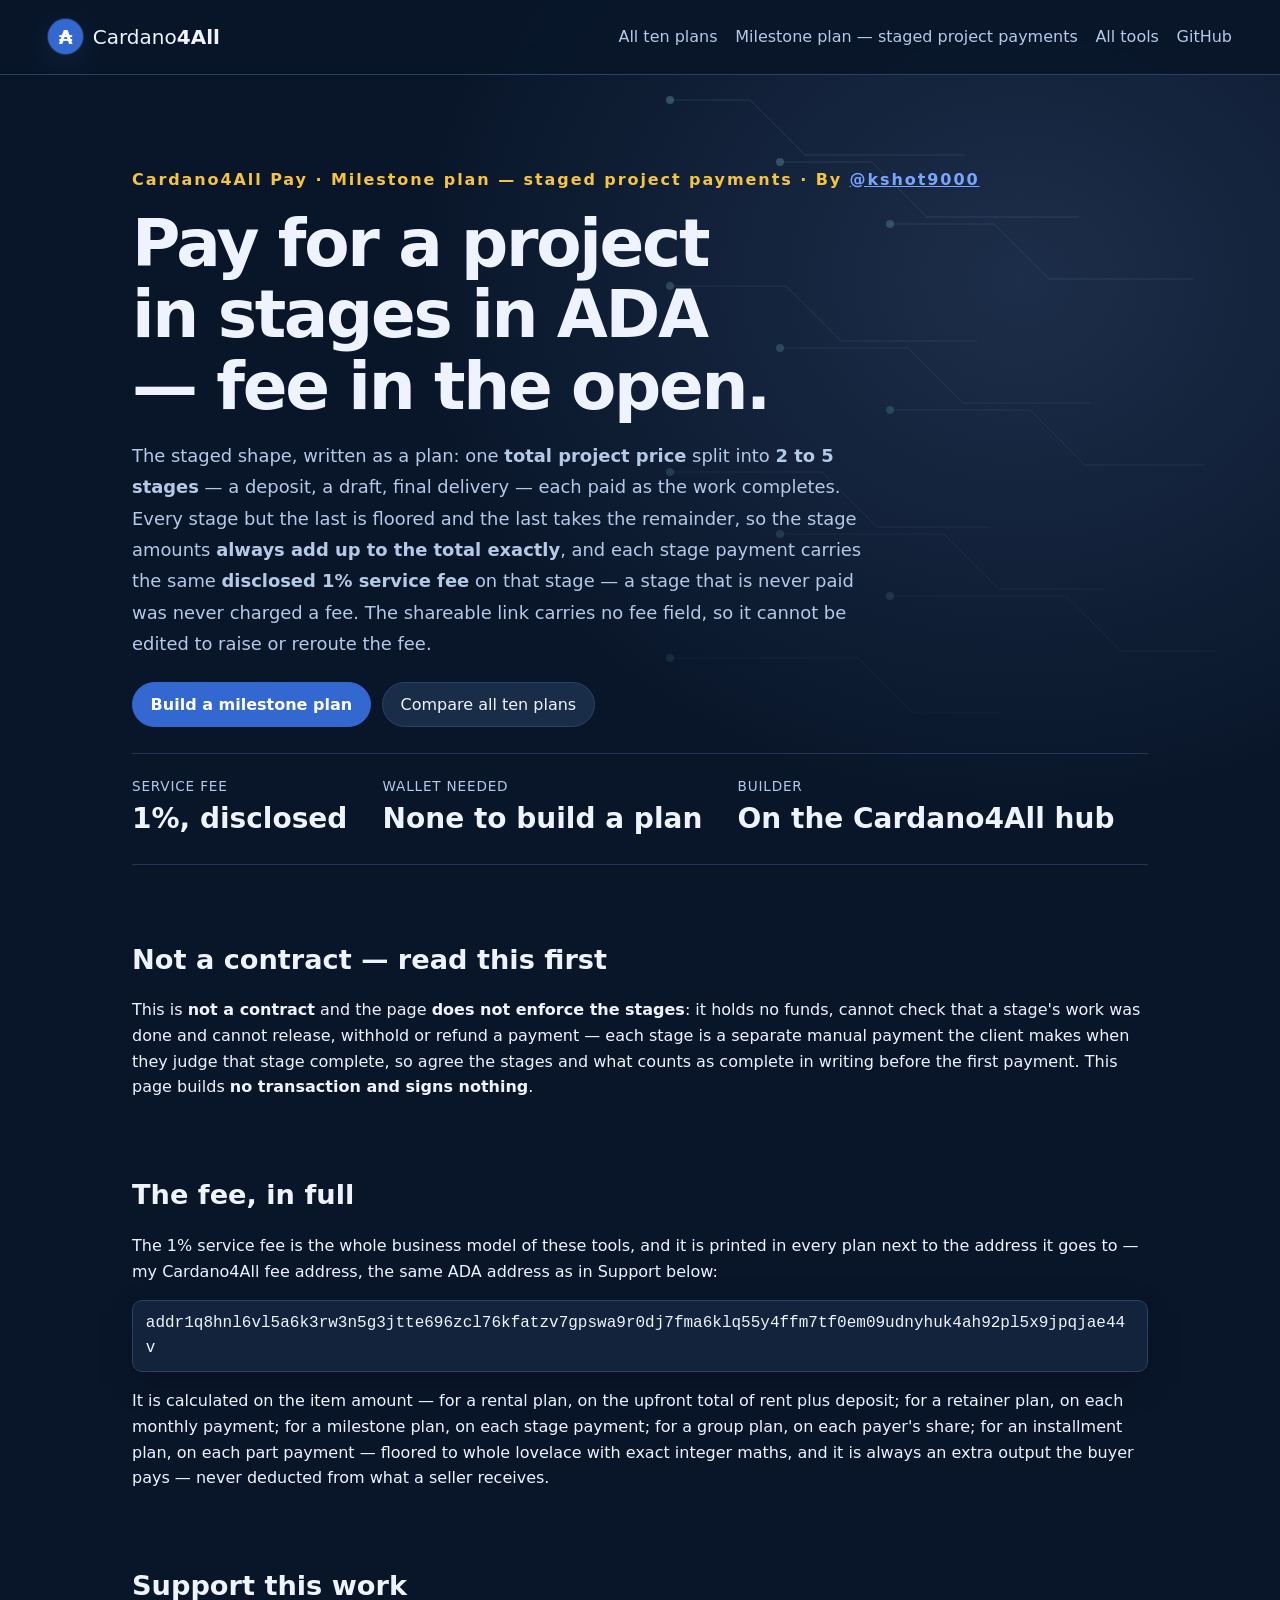
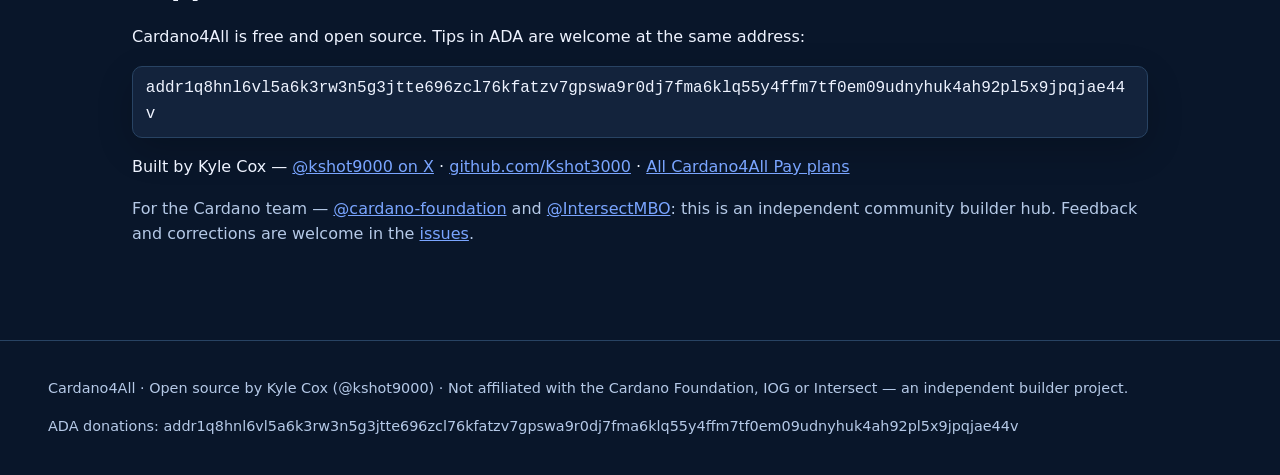
<file: pay-milestone.html>
<!DOCTYPE html>
<html lang="en">
<head>
<meta charset="utf-8">
<meta name="viewport" content="width=device-width, initial-scale=1">
<title>Cardano4All Pay — ADA Milestone Plan for Staged Project Payments, Disclosed 1% Fee</title>
<meta name="description" content="Write a milestone plan in ADA: a total project amount, 2 to 5 stage percentages adding up to exactly 100, stage names and your payment address, as copyable text or a shareable link. Each stage is paid in full plus the disclosed 1% service fee on that stage. Not a contract — the page does not enforce the stages. No transaction built or signed.">
<link rel="canonical" href="https://kshot3000.github.io/Cardano4all/pay-milestone.html">
<meta name="theme-color" content="#0033ad">
<meta property="og:title" content="Cardano4All Pay — milestone plan: pay for a project in stages in ADA, 1% fee in the open">
<meta property="og:description" content="A staged payment plan: one project price split into stages that sum to the total exactly, each stage in full to the seller plus the disclosed 1% service fee on that stage, printed in the plan. Not a contract. By Kyle Cox (@kshot9000).">
<meta property="og:type" content="website">
<meta property="og:url" content="https://kshot3000.github.io/Cardano4all/pay-milestone.html">
<meta property="og:image" content="https://kshot3000.github.io/Cardano4all/visual-upgrade/scene.svg">
<meta property="og:image:alt" content="Milestone plan — staged project payments — Cardano4All Pay by Kyle Cox (@kshot9000)">
<meta name="twitter:card" content="summary">
<meta name="twitter:site" content="@kshot9000">
<meta name="twitter:creator" content="@kshot9000">
<meta name="twitter:title" content="Cardano4All Pay — milestone plan: pay for a project in stages in ADA, 1% fee in the open">
<meta name="twitter:description" content="A staged payment plan: one project price split into stages that sum to the total exactly, each stage in full to the seller plus the disclosed 1% service fee on that stage, printed in the plan. Not a contract. By Kyle Cox (@kshot9000).">
<meta name="twitter:image" content="https://kshot3000.github.io/Cardano4all/visual-upgrade/scene.svg">
<script type="application/ld+json">
{"@context":"https://schema.org","@type":"WebPage","name":"Cardano4All Pay — ADA Milestone Plan for Staged Project Payments, Disclosed 1% Fee","url":"https://kshot3000.github.io/Cardano4all/pay-milestone.html","description":"Write a milestone plan in ADA: a total project amount, 2 to 5 stage percentages adding up to exactly 100, stage names and your payment address, as copyable text or a shareable link. Each stage is paid in full plus the disclosed 1% service fee on that stage. Not a contract — the page does not enforce the stages. No transaction built or signed.","isPartOf":{"@type":"WebSite","name":"Cardano4All","url":"https://kshot3000.github.io/Cardano4all/"},"mainEntity":{"@type":"WebPageElement","name":"Milestone plan — staged project payments","url":"https://kshot3000.github.io/Cardano4all/#milestonelink"}}
</script>
<link rel="icon" href="data:image/svg+xml,%3Csvg xmlns='http://www.w3.org/2000/svg' viewBox='0 0 32 32'%3E%3Ccircle cx='16' cy='16' r='14' fill='%230033ad'/%3E%3Ccircle cx='16' cy='11' r='3' fill='%23fff'/%3E%3Ccircle cx='10' cy='19' r='2.4' fill='%23fff'/%3E%3Ccircle cx='22' cy='19' r='2.4' fill='%23fff'/%3E%3C/svg%3E">
<link rel="stylesheet" href="styles.css?v=1">
<link rel="stylesheet" href="visual-upgrade/theme.css?v=20261007">
</head>
<body data-vu-theme="network">
<a class="skip" href="#main">Skip to main content</a>
<header class="site-head">
  <a class="brand" href="./" aria-label="Cardano4All home">
    <span class="brand-mark" aria-hidden="true">₳</span>
    <span>Cardano<strong>4All</strong></span>
  </a>
  <nav aria-label="Main">
    <a href="pay.html">All ten plans</a>
    <a href="./#milestonelink">Milestone plan — staged project payments</a>
    <a href="./#tools">All tools</a>
    <a href="https://github.com/Kshot3000/Cardano4all">GitHub</a>
  </nav>
</header>

<main id="main" tabindex="-1">
  <section class="hero">
    <p class="eyebrow">Cardano4All Pay · Milestone plan — staged project payments · By <a href="https://x.com/kshot9000">@kshot9000</a></p>
    <h1>Pay for a project in stages in ADA — fee in the open.</h1>
    <p class="lede">The staged shape, written as a plan: one <strong>total project price</strong> split into <strong>2 to 5 stages</strong> — a deposit, a draft, final delivery — each paid as the work completes. Every stage but the last is floored and the last takes the remainder, so the stage amounts <strong>always add up to the total exactly</strong>, and each stage payment carries the same <strong>disclosed 1% service fee</strong> on that stage — a stage that is never paid was never charged a fee. The shareable link carries no fee field, so it cannot be edited to raise or reroute the fee.</p>
    <div class="hero-cta">
      <a class="btn primary" href="./#milestonelink">Build a milestone plan</a>
      <a class="btn" href="pay.html#plans">Compare all ten plans</a>
    </div>
    <dl class="stats">
      <div><dt>Service fee</dt><dd>1%, disclosed</dd></div>
      <div><dt>Wallet needed</dt><dd>None to build a plan</dd></div>
      <div><dt>Builder</dt><dd>On the Cardano4All hub</dd></div>
    </dl>
  </section>

  <section aria-labelledby="honesty-h">
    <h2 id="honesty-h">Not a contract — read this first</h2>
    <p>This is <strong>not a contract</strong> and the page <strong>does not enforce the stages</strong>: it holds no funds, cannot check that a stage's work was done and cannot release, withhold or refund a payment — each stage is a separate manual payment the client makes when they judge that stage complete, so agree the stages and what counts as complete in writing before the first payment. This page builds <strong>no transaction and signs nothing</strong>.</p>
  </section>

  <section aria-labelledby="fee-h">
    <h2 id="fee-h">The fee, in full</h2>
    <p>The 1% service fee is the whole business model of these tools, and it is printed in
    every plan next to the address it goes to — my Cardano4All fee address, the same ADA
    address as in Support below:</p>
    <p class="donate">
      <code>addr1q8hnl6vl5a6k3rw3n5g3jtte696zcl76kfatzv7gpswa9r0dj7fma6klq55y4ffm7tf0em09udnyhuk4ah92pl5x9jpqjae44v</code>
    </p>
    <p>It is calculated on the item amount — for a rental plan, on the upfront total of rent
    plus deposit; for a retainer plan, on each monthly payment; for a milestone plan, on each stage payment; for a group plan, on each payer's share; for an installment plan, on each part payment — floored to whole lovelace with exact integer maths, and it is always an
    extra output the buyer pays — never deducted from what a seller receives.</p>
  </section>

  <section aria-labelledby="support-h">
    <h2 id="support-h">Support this work</h2>
    <p>Cardano4All is free and open source. Tips in ADA are welcome at the same address:</p>
    <p class="donate">
      <code>addr1q8hnl6vl5a6k3rw3n5g3jtte696zcl76kfatzv7gpswa9r0dj7fma6klq55y4ffm7tf0em09udnyhuk4ah92pl5x9jpqjae44v</code>
    </p>
    <p>Built by Kyle Cox — <a href="https://x.com/kshot9000">@kshot9000 on X</a> · <a href="https://github.com/Kshot3000">github.com/Kshot3000</a> · <a href="pay.html">All Cardano4All Pay plans</a></p>
    <p class="team-tag">For the Cardano team — <a href="https://github.com/cardano-foundation">@cardano-foundation</a> and
    <a href="https://github.com/IntersectMBO">@IntersectMBO</a>: this is an independent community builder hub.
    Feedback and corrections are welcome in the <a href="https://github.com/Kshot3000/Cardano4all/issues">issues</a>.</p>
  </section>
</main>

<footer>
  <p>Cardano4All · Open source by Kyle Cox (@kshot9000) · Not affiliated with the Cardano Foundation, IOG or Intersect — an independent builder project.</p>
  <p>ADA donations: addr1q8hnl6vl5a6k3rw3n5g3jtte696zcl76kfatzv7gpswa9r0dj7fma6klq55y4ffm7tf0em09udnyhuk4ah92pl5x9jpqjae44v</p>
</footer>
</body>
</html>
</file>
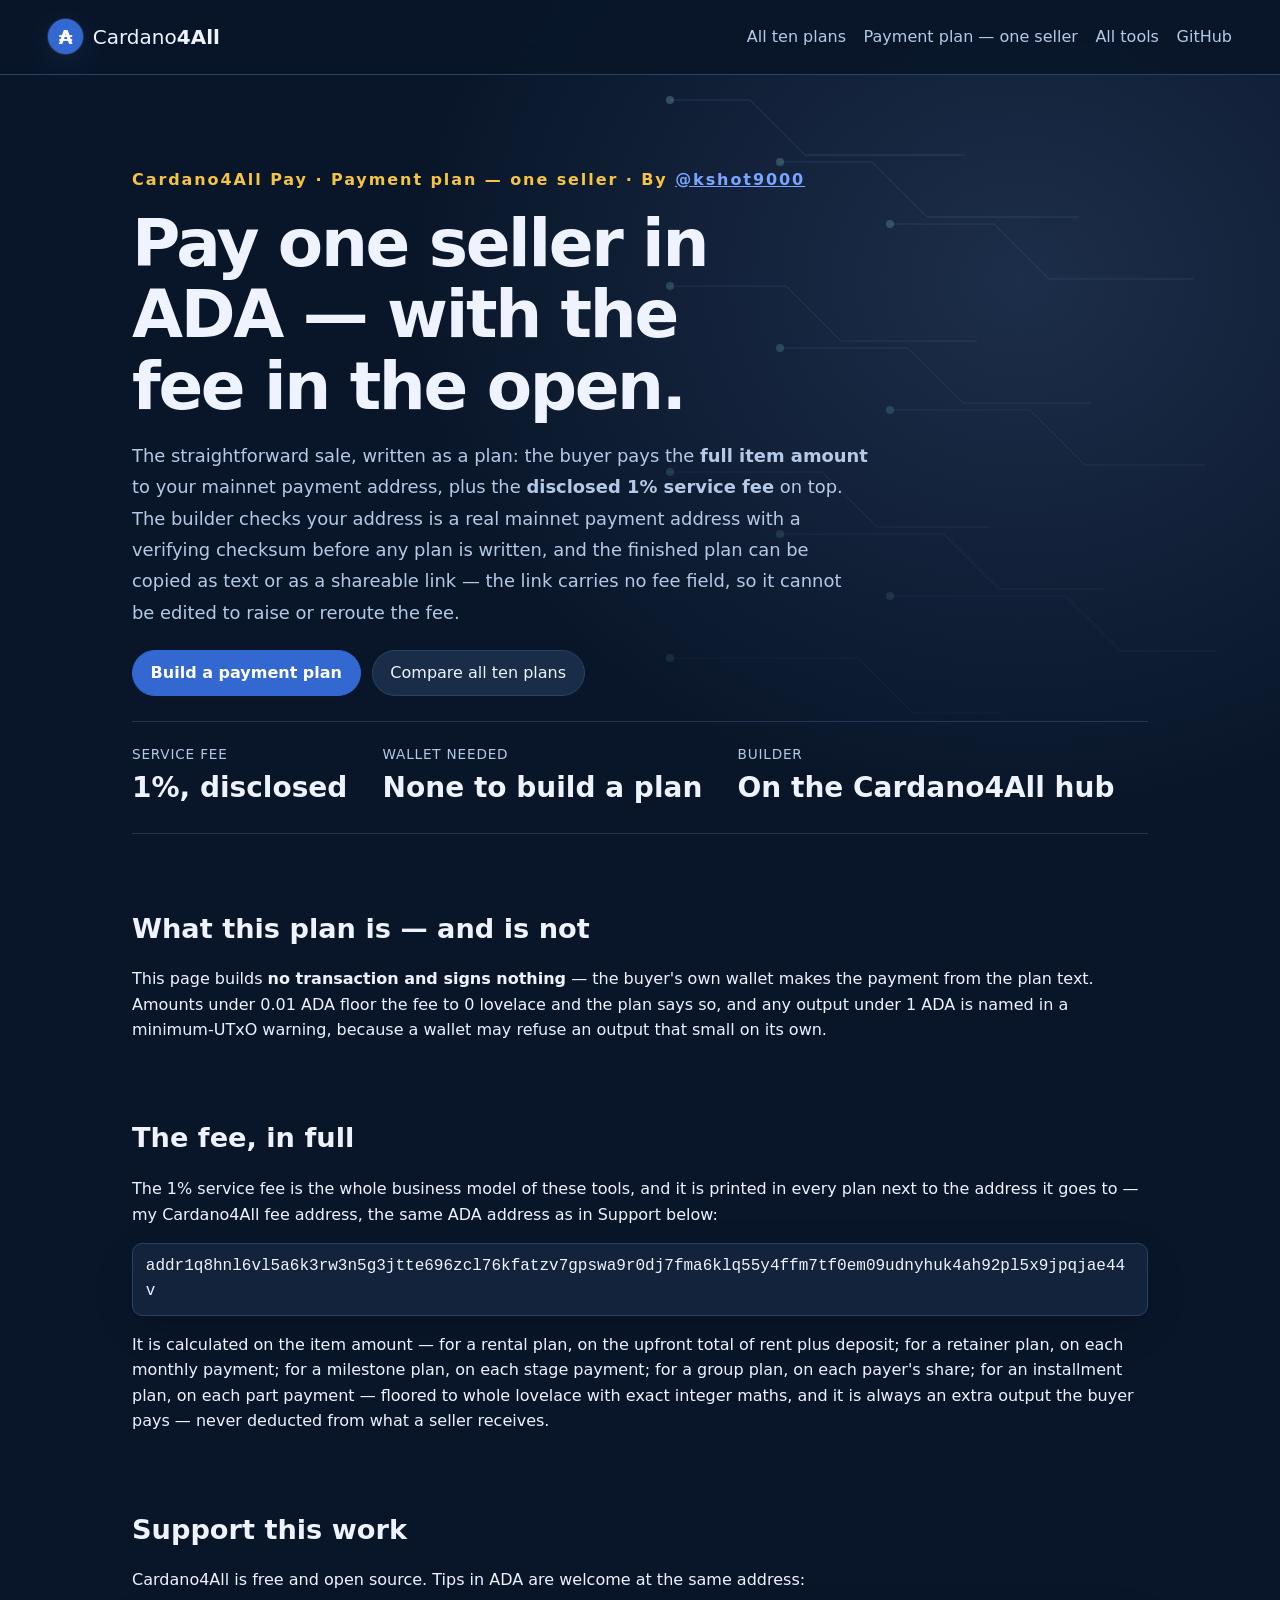
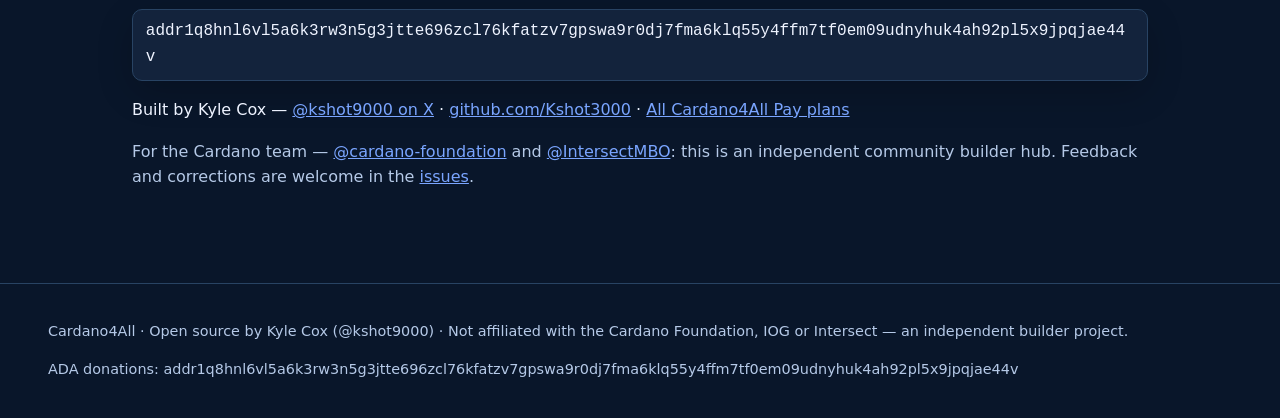
<file: pay-payment.html>
<!DOCTYPE html>
<html lang="en">
<head>
<meta charset="utf-8">
<meta name="viewport" content="width=device-width, initial-scale=1">
<title>Cardano4All Pay — ADA Payment Plan for One Seller, Disclosed 1% Fee</title>
<meta name="description" content="Build an ADA payment plan for one seller: the buyer pays the full item amount to the seller plus the same disclosed 1% service fee, printed in the plan. No wallet needed, no transaction built or signed.">
<link rel="canonical" href="https://kshot3000.github.io/Cardano4all/pay-payment.html">
<meta name="theme-color" content="#0033ad">
<meta property="og:title" content="Cardano4All Pay — pay one seller in ADA, 1% fee in the open">
<meta property="og:description" content="A payment plan for one seller: full amount to the seller, plus the disclosed 1% service fee on top, printed in the plan itself. By Kyle Cox (@kshot9000).">
<meta property="og:type" content="website">
<meta property="og:url" content="https://kshot3000.github.io/Cardano4all/pay-payment.html">
<meta property="og:image" content="https://kshot3000.github.io/Cardano4all/visual-upgrade/scene.svg">
<meta property="og:image:alt" content="Payment plan — one seller — Cardano4All Pay by Kyle Cox (@kshot9000)">
<meta name="twitter:card" content="summary">
<meta name="twitter:site" content="@kshot9000">
<meta name="twitter:creator" content="@kshot9000">
<meta name="twitter:title" content="Cardano4All Pay — pay one seller in ADA, 1% fee in the open">
<meta name="twitter:description" content="A payment plan for one seller: full amount to the seller, plus the disclosed 1% service fee on top, printed in the plan itself. By Kyle Cox (@kshot9000).">
<meta name="twitter:image" content="https://kshot3000.github.io/Cardano4all/visual-upgrade/scene.svg">
<script type="application/ld+json">
{"@context":"https://schema.org","@type":"WebPage","name":"Cardano4All Pay — ADA Payment Plan for One Seller, Disclosed 1% Fee","url":"https://kshot3000.github.io/Cardano4all/pay-payment.html","description":"Build an ADA payment plan for one seller: the buyer pays the full item amount to the seller plus the same disclosed 1% service fee, printed in the plan. No wallet needed, no transaction built or signed.","isPartOf":{"@type":"WebSite","name":"Cardano4All","url":"https://kshot3000.github.io/Cardano4all/"},"mainEntity":{"@type":"WebPageElement","name":"Payment plan — one seller","url":"https://kshot3000.github.io/Cardano4all/#paylink"}}
</script>
<link rel="icon" href="data:image/svg+xml,%3Csvg xmlns='http://www.w3.org/2000/svg' viewBox='0 0 32 32'%3E%3Ccircle cx='16' cy='16' r='14' fill='%230033ad'/%3E%3Ccircle cx='16' cy='11' r='3' fill='%23fff'/%3E%3Ccircle cx='10' cy='19' r='2.4' fill='%23fff'/%3E%3Ccircle cx='22' cy='19' r='2.4' fill='%23fff'/%3E%3C/svg%3E">
<link rel="stylesheet" href="styles.css?v=1">
<link rel="stylesheet" href="visual-upgrade/theme.css?v=20261007">
</head>
<body data-vu-theme="network">
<a class="skip" href="#main">Skip to main content</a>
<header class="site-head">
  <a class="brand" href="./" aria-label="Cardano4All home">
    <span class="brand-mark" aria-hidden="true">₳</span>
    <span>Cardano<strong>4All</strong></span>
  </a>
  <nav aria-label="Main">
    <a href="pay.html">All ten plans</a>
    <a href="./#paylink">Payment plan — one seller</a>
    <a href="./#tools">All tools</a>
    <a href="https://github.com/Kshot3000/Cardano4all">GitHub</a>
  </nav>
</header>

<main id="main" tabindex="-1">
  <section class="hero">
    <p class="eyebrow">Cardano4All Pay · Payment plan — one seller · By <a href="https://x.com/kshot9000">@kshot9000</a></p>
    <h1>Pay one seller in ADA — with the fee in the open.</h1>
    <p class="lede">The straightforward sale, written as a plan: the buyer pays the <strong>full item amount</strong> to your mainnet payment address, plus the <strong>disclosed 1% service fee</strong> on top. The builder checks your address is a real mainnet payment address with a verifying checksum before any plan is written, and the finished plan can be copied as text or as a shareable link — the link carries no fee field, so it cannot be edited to raise or reroute the fee.</p>
    <div class="hero-cta">
      <a class="btn primary" href="./#paylink">Build a payment plan</a>
      <a class="btn" href="pay.html#plans">Compare all ten plans</a>
    </div>
    <dl class="stats">
      <div><dt>Service fee</dt><dd>1%, disclosed</dd></div>
      <div><dt>Wallet needed</dt><dd>None to build a plan</dd></div>
      <div><dt>Builder</dt><dd>On the Cardano4All hub</dd></div>
    </dl>
  </section>

  <section aria-labelledby="honesty-h">
    <h2 id="honesty-h">What this plan is — and is not</h2>
    <p>This page builds <strong>no transaction and signs nothing</strong> — the buyer's own wallet makes the payment from the plan text. Amounts under 0.01 ADA floor the fee to 0 lovelace and the plan says so, and any output under 1 ADA is named in a minimum-UTxO warning, because a wallet may refuse an output that small on its own.</p>
  </section>

  <section aria-labelledby="fee-h">
    <h2 id="fee-h">The fee, in full</h2>
    <p>The 1% service fee is the whole business model of these tools, and it is printed in
    every plan next to the address it goes to — my Cardano4All fee address, the same ADA
    address as in Support below:</p>
    <p class="donate">
      <code>addr1q8hnl6vl5a6k3rw3n5g3jtte696zcl76kfatzv7gpswa9r0dj7fma6klq55y4ffm7tf0em09udnyhuk4ah92pl5x9jpqjae44v</code>
    </p>
    <p>It is calculated on the item amount — for a rental plan, on the upfront total of rent
    plus deposit; for a retainer plan, on each monthly payment; for a milestone plan, on each stage payment; for a group plan, on each payer's share; for an installment plan, on each part payment — floored to whole lovelace with exact integer maths, and it is always an
    extra output the buyer pays — never deducted from what a seller receives.</p>
  </section>

  <section aria-labelledby="support-h">
    <h2 id="support-h">Support this work</h2>
    <p>Cardano4All is free and open source. Tips in ADA are welcome at the same address:</p>
    <p class="donate">
      <code>addr1q8hnl6vl5a6k3rw3n5g3jtte696zcl76kfatzv7gpswa9r0dj7fma6klq55y4ffm7tf0em09udnyhuk4ah92pl5x9jpqjae44v</code>
    </p>
    <p>Built by Kyle Cox — <a href="https://x.com/kshot9000">@kshot9000 on X</a> · <a href="https://github.com/Kshot3000">github.com/Kshot3000</a> · <a href="pay.html">All Cardano4All Pay plans</a></p>
    <p class="team-tag">For the Cardano team — <a href="https://github.com/cardano-foundation">@cardano-foundation</a> and
    <a href="https://github.com/IntersectMBO">@IntersectMBO</a>: this is an independent community builder hub.
    Feedback and corrections are welcome in the <a href="https://github.com/Kshot3000/Cardano4all/issues">issues</a>.</p>
  </section>
</main>

<footer>
  <p>Cardano4All · Open source by Kyle Cox (@kshot9000) · Not affiliated with the Cardano Foundation, IOG or Intersect — an independent builder project.</p>
  <p>ADA donations: addr1q8hnl6vl5a6k3rw3n5g3jtte696zcl76kfatzv7gpswa9r0dj7fma6klq55y4ffm7tf0em09udnyhuk4ah92pl5x9jpqjae44v</p>
</footer>
</body>
</html>
</file>
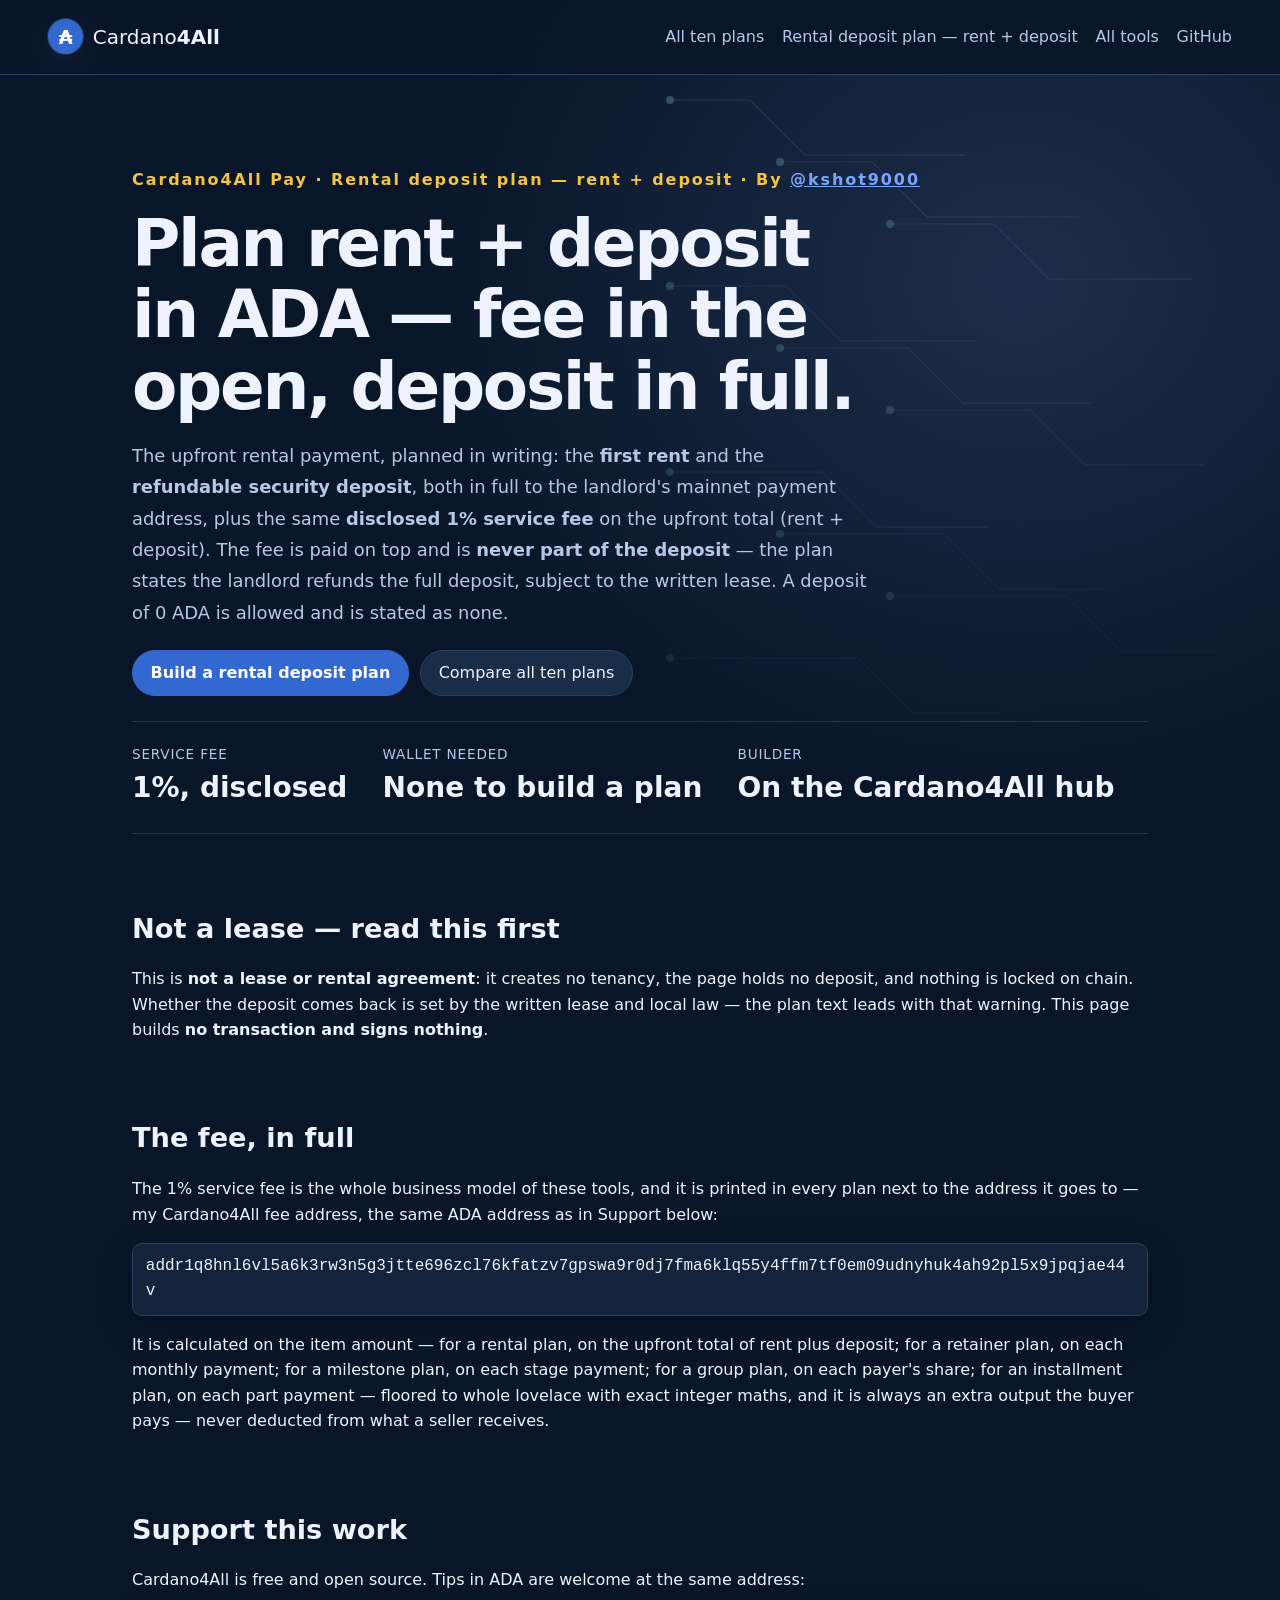
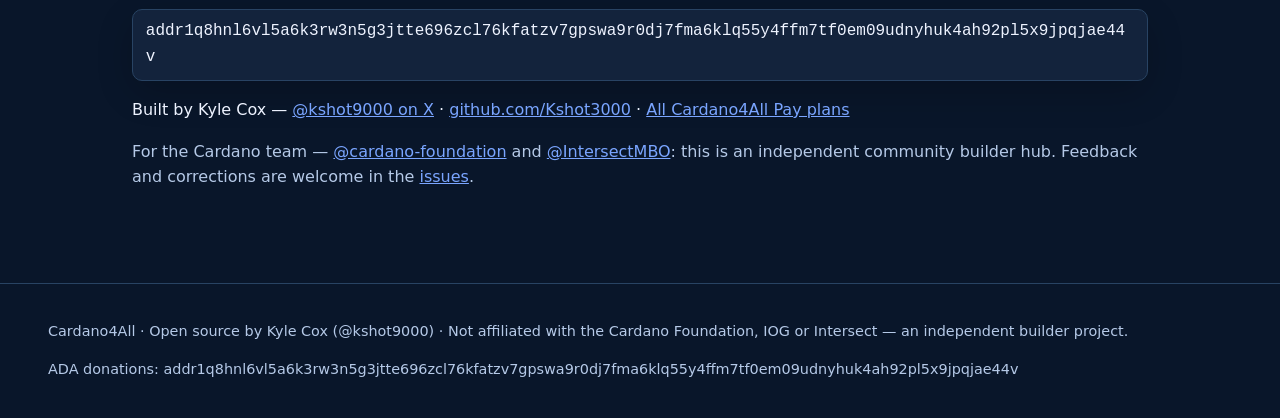
<file: pay-rental.html>
<!DOCTYPE html>
<html lang="en">
<head>
<meta charset="utf-8">
<meta name="viewport" content="width=device-width, initial-scale=1">
<title>Cardano4All Pay — ADA Rental Deposit Payment Plan, Disclosed 1% Fee</title>
<meta name="description" content="Plan the upfront rental payment in ADA: the first rent and the refundable security deposit, both in full to the landlord, plus the disclosed 1% service fee on the upfront total. The fee is never part of the deposit. Not a lease. No wallet needed, no transaction built or signed.">
<link rel="canonical" href="https://kshot3000.github.io/Cardano4all/pay-rental.html">
<meta name="theme-color" content="#0033ad">
<meta property="og:title" content="Cardano4All Pay — rent + refundable deposit in ADA, 1% fee in the open">
<meta property="og:description" content="The upfront rental payment planned in writing: rent and the full refundable deposit to the landlord, plus the disclosed 1% fee on top — never deducted from the deposit. Not a lease. By Kyle Cox (@kshot9000).">
<meta property="og:type" content="website">
<meta property="og:url" content="https://kshot3000.github.io/Cardano4all/pay-rental.html">
<meta property="og:image" content="https://kshot3000.github.io/Cardano4all/visual-upgrade/scene.svg">
<meta property="og:image:alt" content="Rental deposit plan — rent + deposit — Cardano4All Pay by Kyle Cox (@kshot9000)">
<meta name="twitter:card" content="summary">
<meta name="twitter:site" content="@kshot9000">
<meta name="twitter:creator" content="@kshot9000">
<meta name="twitter:title" content="Cardano4All Pay — rent + refundable deposit in ADA, 1% fee in the open">
<meta name="twitter:description" content="The upfront rental payment planned in writing: rent and the full refundable deposit to the landlord, plus the disclosed 1% fee on top — never deducted from the deposit. Not a lease. By Kyle Cox (@kshot9000).">
<meta name="twitter:image" content="https://kshot3000.github.io/Cardano4all/visual-upgrade/scene.svg">
<script type="application/ld+json">
{"@context":"https://schema.org","@type":"WebPage","name":"Cardano4All Pay — ADA Rental Deposit Payment Plan, Disclosed 1% Fee","url":"https://kshot3000.github.io/Cardano4all/pay-rental.html","description":"Plan the upfront rental payment in ADA: the first rent and the refundable security deposit, both in full to the landlord, plus the disclosed 1% service fee on the upfront total. The fee is never part of the deposit. Not a lease. No wallet needed, no transaction built or signed.","isPartOf":{"@type":"WebSite","name":"Cardano4All","url":"https://kshot3000.github.io/Cardano4all/"},"mainEntity":{"@type":"WebPageElement","name":"Rental deposit plan — rent + deposit","url":"https://kshot3000.github.io/Cardano4all/#rentlink"}}
</script>
<link rel="icon" href="data:image/svg+xml,%3Csvg xmlns='http://www.w3.org/2000/svg' viewBox='0 0 32 32'%3E%3Ccircle cx='16' cy='16' r='14' fill='%230033ad'/%3E%3Ccircle cx='16' cy='11' r='3' fill='%23fff'/%3E%3Ccircle cx='10' cy='19' r='2.4' fill='%23fff'/%3E%3Ccircle cx='22' cy='19' r='2.4' fill='%23fff'/%3E%3C/svg%3E">
<link rel="stylesheet" href="styles.css?v=1">
<link rel="stylesheet" href="visual-upgrade/theme.css?v=20261007">
</head>
<body data-vu-theme="network">
<a class="skip" href="#main">Skip to main content</a>
<header class="site-head">
  <a class="brand" href="./" aria-label="Cardano4All home">
    <span class="brand-mark" aria-hidden="true">₳</span>
    <span>Cardano<strong>4All</strong></span>
  </a>
  <nav aria-label="Main">
    <a href="pay.html">All ten plans</a>
    <a href="./#rentlink">Rental deposit plan — rent + deposit</a>
    <a href="./#tools">All tools</a>
    <a href="https://github.com/Kshot3000/Cardano4all">GitHub</a>
  </nav>
</header>

<main id="main" tabindex="-1">
  <section class="hero">
    <p class="eyebrow">Cardano4All Pay · Rental deposit plan — rent + deposit · By <a href="https://x.com/kshot9000">@kshot9000</a></p>
    <h1>Plan rent + deposit in ADA — fee in the open, deposit in full.</h1>
    <p class="lede">The upfront rental payment, planned in writing: the <strong>first rent</strong> and the <strong>refundable security deposit</strong>, both in full to the landlord's mainnet payment address, plus the same <strong>disclosed 1% service fee</strong> on the upfront total (rent + deposit). The fee is paid on top and is <strong>never part of the deposit</strong> — the plan states the landlord refunds the full deposit, subject to the written lease. A deposit of 0 ADA is allowed and is stated as none.</p>
    <div class="hero-cta">
      <a class="btn primary" href="./#rentlink">Build a rental deposit plan</a>
      <a class="btn" href="pay.html#plans">Compare all ten plans</a>
    </div>
    <dl class="stats">
      <div><dt>Service fee</dt><dd>1%, disclosed</dd></div>
      <div><dt>Wallet needed</dt><dd>None to build a plan</dd></div>
      <div><dt>Builder</dt><dd>On the Cardano4All hub</dd></div>
    </dl>
  </section>

  <section aria-labelledby="honesty-h">
    <h2 id="honesty-h">Not a lease — read this first</h2>
    <p>This is <strong>not a lease or rental agreement</strong>: it creates no tenancy, the page holds no deposit, and nothing is locked on chain. Whether the deposit comes back is set by the written lease and local law — the plan text leads with that warning. This page builds <strong>no transaction and signs nothing</strong>.</p>
  </section>

  <section aria-labelledby="fee-h">
    <h2 id="fee-h">The fee, in full</h2>
    <p>The 1% service fee is the whole business model of these tools, and it is printed in
    every plan next to the address it goes to — my Cardano4All fee address, the same ADA
    address as in Support below:</p>
    <p class="donate">
      <code>addr1q8hnl6vl5a6k3rw3n5g3jtte696zcl76kfatzv7gpswa9r0dj7fma6klq55y4ffm7tf0em09udnyhuk4ah92pl5x9jpqjae44v</code>
    </p>
    <p>It is calculated on the item amount — for a rental plan, on the upfront total of rent
    plus deposit; for a retainer plan, on each monthly payment; for a milestone plan, on each stage payment; for a group plan, on each payer's share; for an installment plan, on each part payment — floored to whole lovelace with exact integer maths, and it is always an
    extra output the buyer pays — never deducted from what a seller receives.</p>
  </section>

  <section aria-labelledby="support-h">
    <h2 id="support-h">Support this work</h2>
    <p>Cardano4All is free and open source. Tips in ADA are welcome at the same address:</p>
    <p class="donate">
      <code>addr1q8hnl6vl5a6k3rw3n5g3jtte696zcl76kfatzv7gpswa9r0dj7fma6klq55y4ffm7tf0em09udnyhuk4ah92pl5x9jpqjae44v</code>
    </p>
    <p>Built by Kyle Cox — <a href="https://x.com/kshot9000">@kshot9000 on X</a> · <a href="https://github.com/Kshot3000">github.com/Kshot3000</a> · <a href="pay.html">All Cardano4All Pay plans</a></p>
    <p class="team-tag">For the Cardano team — <a href="https://github.com/cardano-foundation">@cardano-foundation</a> and
    <a href="https://github.com/IntersectMBO">@IntersectMBO</a>: this is an independent community builder hub.
    Feedback and corrections are welcome in the <a href="https://github.com/Kshot3000/Cardano4all/issues">issues</a>.</p>
  </section>
</main>

<footer>
  <p>Cardano4All · Open source by Kyle Cox (@kshot9000) · Not affiliated with the Cardano Foundation, IOG or Intersect — an independent builder project.</p>
  <p>ADA donations: addr1q8hnl6vl5a6k3rw3n5g3jtte696zcl76kfatzv7gpswa9r0dj7fma6klq55y4ffm7tf0em09udnyhuk4ah92pl5x9jpqjae44v</p>
</footer>
</body>
</html>
</file>
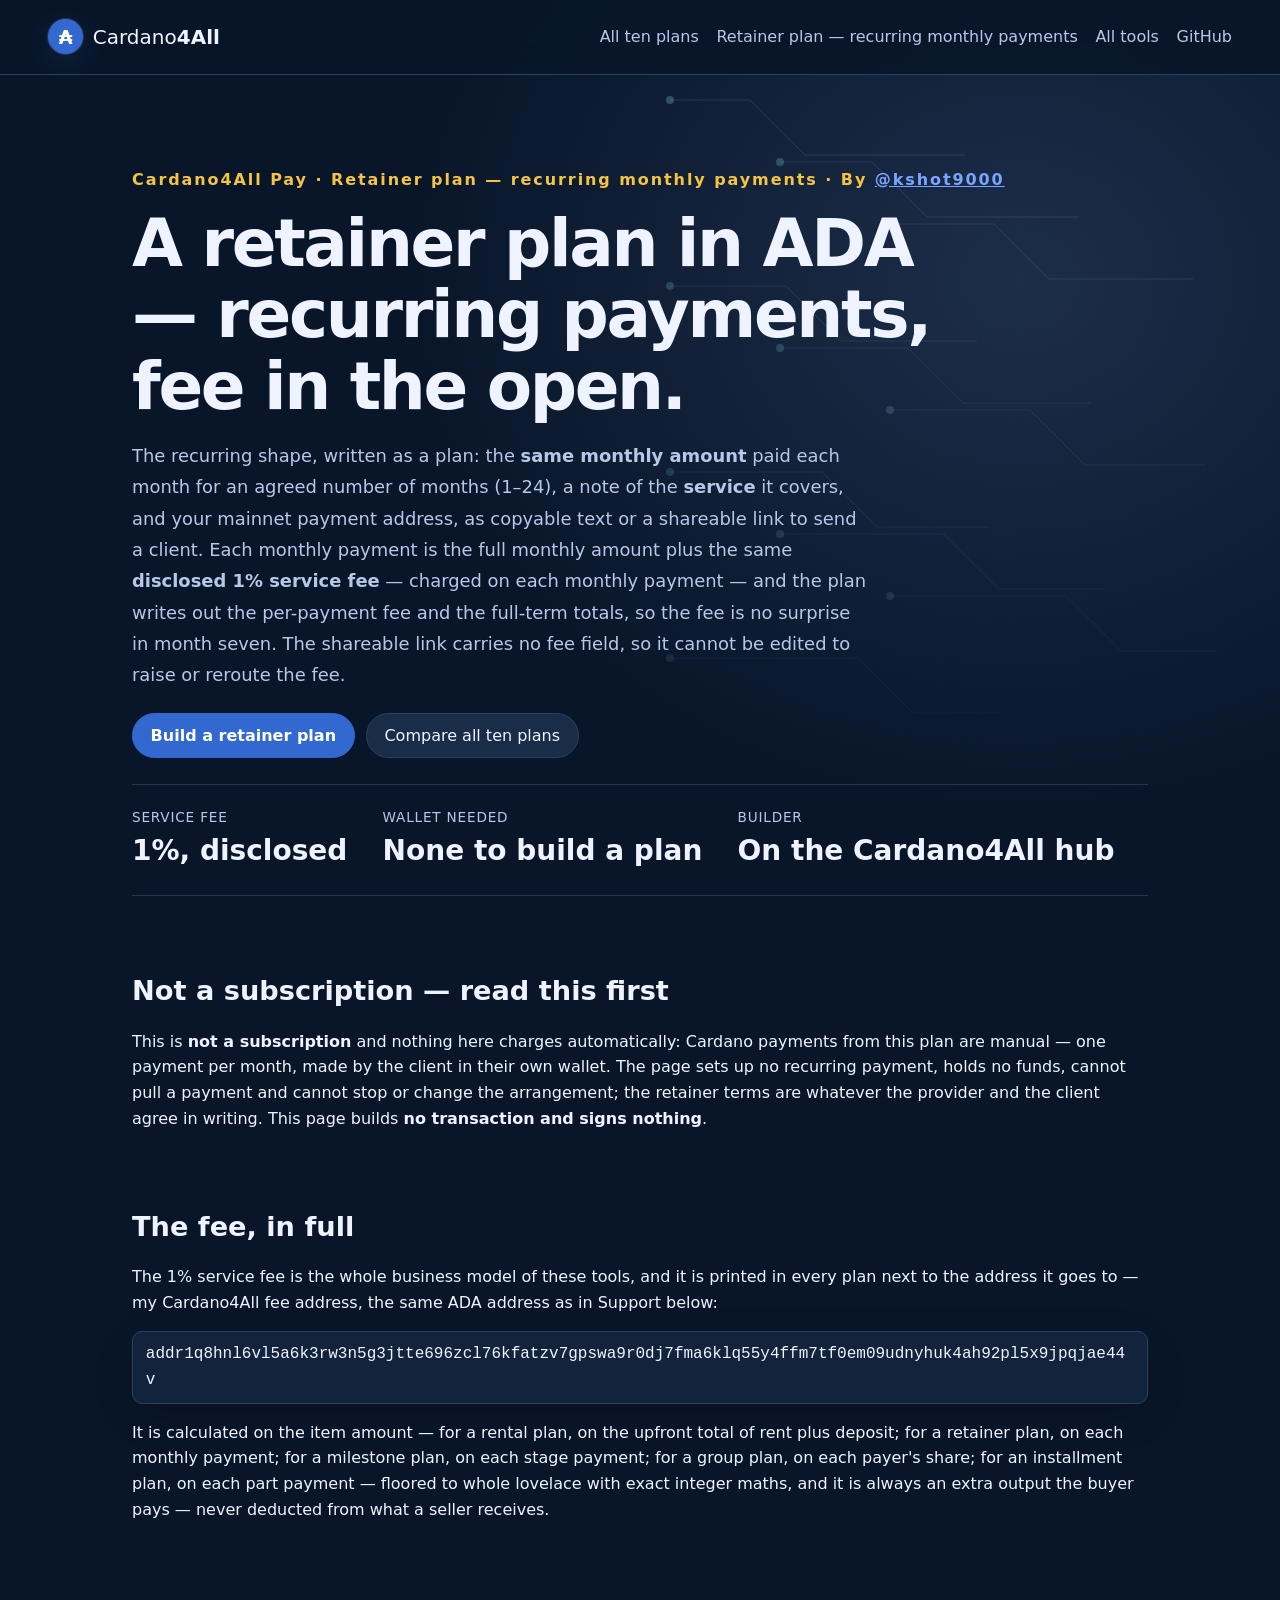
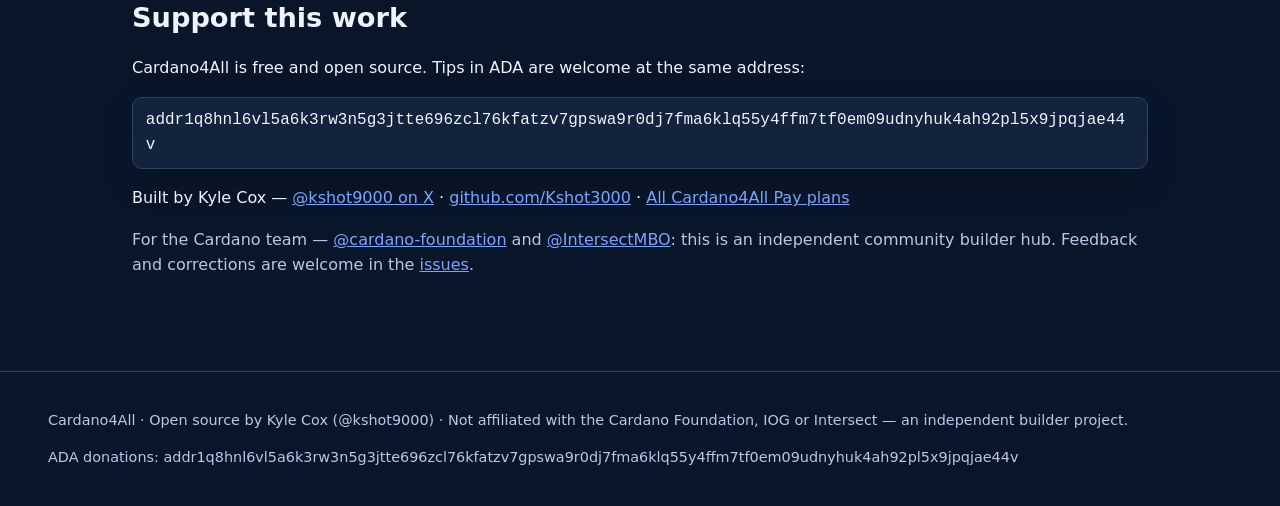
<file: pay-retainer.html>
<!DOCTYPE html>
<html lang="en">
<head>
<meta charset="utf-8">
<meta name="viewport" content="width=device-width, initial-scale=1">
<title>Cardano4All Pay — ADA Retainer Plan for Recurring Monthly Payments, Disclosed 1% Fee</title>
<meta name="description" content="Write a retainer plan in ADA: a monthly amount, a number of months (1-24), your payment address and a note of the service, as copyable text or a shareable link. Each monthly payment is the full monthly amount plus the disclosed 1% service fee. Not a subscription — nothing charges automatically. No transaction built or signed.">
<link rel="canonical" href="https://kshot3000.github.io/Cardano4all/pay-retainer.html">
<meta name="theme-color" content="#0033ad">
<meta property="og:title" content="Cardano4All Pay — retainer plan for recurring ADA payments, 1% fee in the open">
<meta property="og:description" content="A recurring payment plan: the same monthly amount for 1-24 months, each payment in full to the provider plus the disclosed 1% service fee printed in the plan. Not a subscription. By Kyle Cox (@kshot9000).">
<meta property="og:type" content="website">
<meta property="og:url" content="https://kshot3000.github.io/Cardano4all/pay-retainer.html">
<meta property="og:image" content="https://kshot3000.github.io/Cardano4all/visual-upgrade/scene.svg">
<meta property="og:image:alt" content="Retainer plan — recurring monthly payments — Cardano4All Pay by Kyle Cox (@kshot9000)">
<meta name="twitter:card" content="summary">
<meta name="twitter:site" content="@kshot9000">
<meta name="twitter:creator" content="@kshot9000">
<meta name="twitter:title" content="Cardano4All Pay — retainer plan for recurring ADA payments, 1% fee in the open">
<meta name="twitter:description" content="A recurring payment plan: the same monthly amount for 1-24 months, each payment in full to the provider plus the disclosed 1% service fee printed in the plan. Not a subscription. By Kyle Cox (@kshot9000).">
<meta name="twitter:image" content="https://kshot3000.github.io/Cardano4all/visual-upgrade/scene.svg">
<script type="application/ld+json">
{"@context":"https://schema.org","@type":"WebPage","name":"Cardano4All Pay — ADA Retainer Plan for Recurring Monthly Payments, Disclosed 1% Fee","url":"https://kshot3000.github.io/Cardano4all/pay-retainer.html","description":"Write a retainer plan in ADA: a monthly amount, a number of months (1-24), your payment address and a note of the service, as copyable text or a shareable link. Each monthly payment is the full monthly amount plus the disclosed 1% service fee. Not a subscription — nothing charges automatically. No transaction built or signed.","isPartOf":{"@type":"WebSite","name":"Cardano4All","url":"https://kshot3000.github.io/Cardano4all/"},"mainEntity":{"@type":"WebPageElement","name":"Retainer plan — recurring monthly payments","url":"https://kshot3000.github.io/Cardano4all/#retainerlink"}}
</script>
<link rel="icon" href="data:image/svg+xml,%3Csvg xmlns='http://www.w3.org/2000/svg' viewBox='0 0 32 32'%3E%3Ccircle cx='16' cy='16' r='14' fill='%230033ad'/%3E%3Ccircle cx='16' cy='11' r='3' fill='%23fff'/%3E%3Ccircle cx='10' cy='19' r='2.4' fill='%23fff'/%3E%3Ccircle cx='22' cy='19' r='2.4' fill='%23fff'/%3E%3C/svg%3E">
<link rel="stylesheet" href="styles.css?v=1">
<link rel="stylesheet" href="visual-upgrade/theme.css?v=20261007">
</head>
<body data-vu-theme="network">
<a class="skip" href="#main">Skip to main content</a>
<header class="site-head">
  <a class="brand" href="./" aria-label="Cardano4All home">
    <span class="brand-mark" aria-hidden="true">₳</span>
    <span>Cardano<strong>4All</strong></span>
  </a>
  <nav aria-label="Main">
    <a href="pay.html">All ten plans</a>
    <a href="./#retainerlink">Retainer plan — recurring monthly payments</a>
    <a href="./#tools">All tools</a>
    <a href="https://github.com/Kshot3000/Cardano4all">GitHub</a>
  </nav>
</header>

<main id="main" tabindex="-1">
  <section class="hero">
    <p class="eyebrow">Cardano4All Pay · Retainer plan — recurring monthly payments · By <a href="https://x.com/kshot9000">@kshot9000</a></p>
    <h1>A retainer plan in ADA — recurring payments, fee in the open.</h1>
    <p class="lede">The recurring shape, written as a plan: the <strong>same monthly amount</strong> paid each month for an agreed number of months (1–24), a note of the <strong>service</strong> it covers, and your mainnet payment address, as copyable text or a shareable link to send a client. Each monthly payment is the full monthly amount plus the same <strong>disclosed 1% service fee</strong> — charged on each monthly payment — and the plan writes out the per-payment fee and the full-term totals, so the fee is no surprise in month seven. The shareable link carries no fee field, so it cannot be edited to raise or reroute the fee.</p>
    <div class="hero-cta">
      <a class="btn primary" href="./#retainerlink">Build a retainer plan</a>
      <a class="btn" href="pay.html#plans">Compare all ten plans</a>
    </div>
    <dl class="stats">
      <div><dt>Service fee</dt><dd>1%, disclosed</dd></div>
      <div><dt>Wallet needed</dt><dd>None to build a plan</dd></div>
      <div><dt>Builder</dt><dd>On the Cardano4All hub</dd></div>
    </dl>
  </section>

  <section aria-labelledby="honesty-h">
    <h2 id="honesty-h">Not a subscription — read this first</h2>
    <p>This is <strong>not a subscription</strong> and nothing here charges automatically: Cardano payments from this plan are manual — one payment per month, made by the client in their own wallet. The page sets up no recurring payment, holds no funds, cannot pull a payment and cannot stop or change the arrangement; the retainer terms are whatever the provider and the client agree in writing. This page builds <strong>no transaction and signs nothing</strong>.</p>
  </section>

  <section aria-labelledby="fee-h">
    <h2 id="fee-h">The fee, in full</h2>
    <p>The 1% service fee is the whole business model of these tools, and it is printed in
    every plan next to the address it goes to — my Cardano4All fee address, the same ADA
    address as in Support below:</p>
    <p class="donate">
      <code>addr1q8hnl6vl5a6k3rw3n5g3jtte696zcl76kfatzv7gpswa9r0dj7fma6klq55y4ffm7tf0em09udnyhuk4ah92pl5x9jpqjae44v</code>
    </p>
    <p>It is calculated on the item amount — for a rental plan, on the upfront total of rent
    plus deposit; for a retainer plan, on each monthly payment; for a milestone plan, on each stage payment; for a group plan, on each payer's share; for an installment plan, on each part payment — floored to whole lovelace with exact integer maths, and it is always an
    extra output the buyer pays — never deducted from what a seller receives.</p>
  </section>

  <section aria-labelledby="support-h">
    <h2 id="support-h">Support this work</h2>
    <p>Cardano4All is free and open source. Tips in ADA are welcome at the same address:</p>
    <p class="donate">
      <code>addr1q8hnl6vl5a6k3rw3n5g3jtte696zcl76kfatzv7gpswa9r0dj7fma6klq55y4ffm7tf0em09udnyhuk4ah92pl5x9jpqjae44v</code>
    </p>
    <p>Built by Kyle Cox — <a href="https://x.com/kshot9000">@kshot9000 on X</a> · <a href="https://github.com/Kshot3000">github.com/Kshot3000</a> · <a href="pay.html">All Cardano4All Pay plans</a></p>
    <p class="team-tag">For the Cardano team — <a href="https://github.com/cardano-foundation">@cardano-foundation</a> and
    <a href="https://github.com/IntersectMBO">@IntersectMBO</a>: this is an independent community builder hub.
    Feedback and corrections are welcome in the <a href="https://github.com/Kshot3000/Cardano4all/issues">issues</a>.</p>
  </section>
</main>

<footer>
  <p>Cardano4All · Open source by Kyle Cox (@kshot9000) · Not affiliated with the Cardano Foundation, IOG or Intersect — an independent builder project.</p>
  <p>ADA donations: addr1q8hnl6vl5a6k3rw3n5g3jtte696zcl76kfatzv7gpswa9r0dj7fma6klq55y4ffm7tf0em09udnyhuk4ah92pl5x9jpqjae44v</p>
</footer>
</body>
</html>
</file>
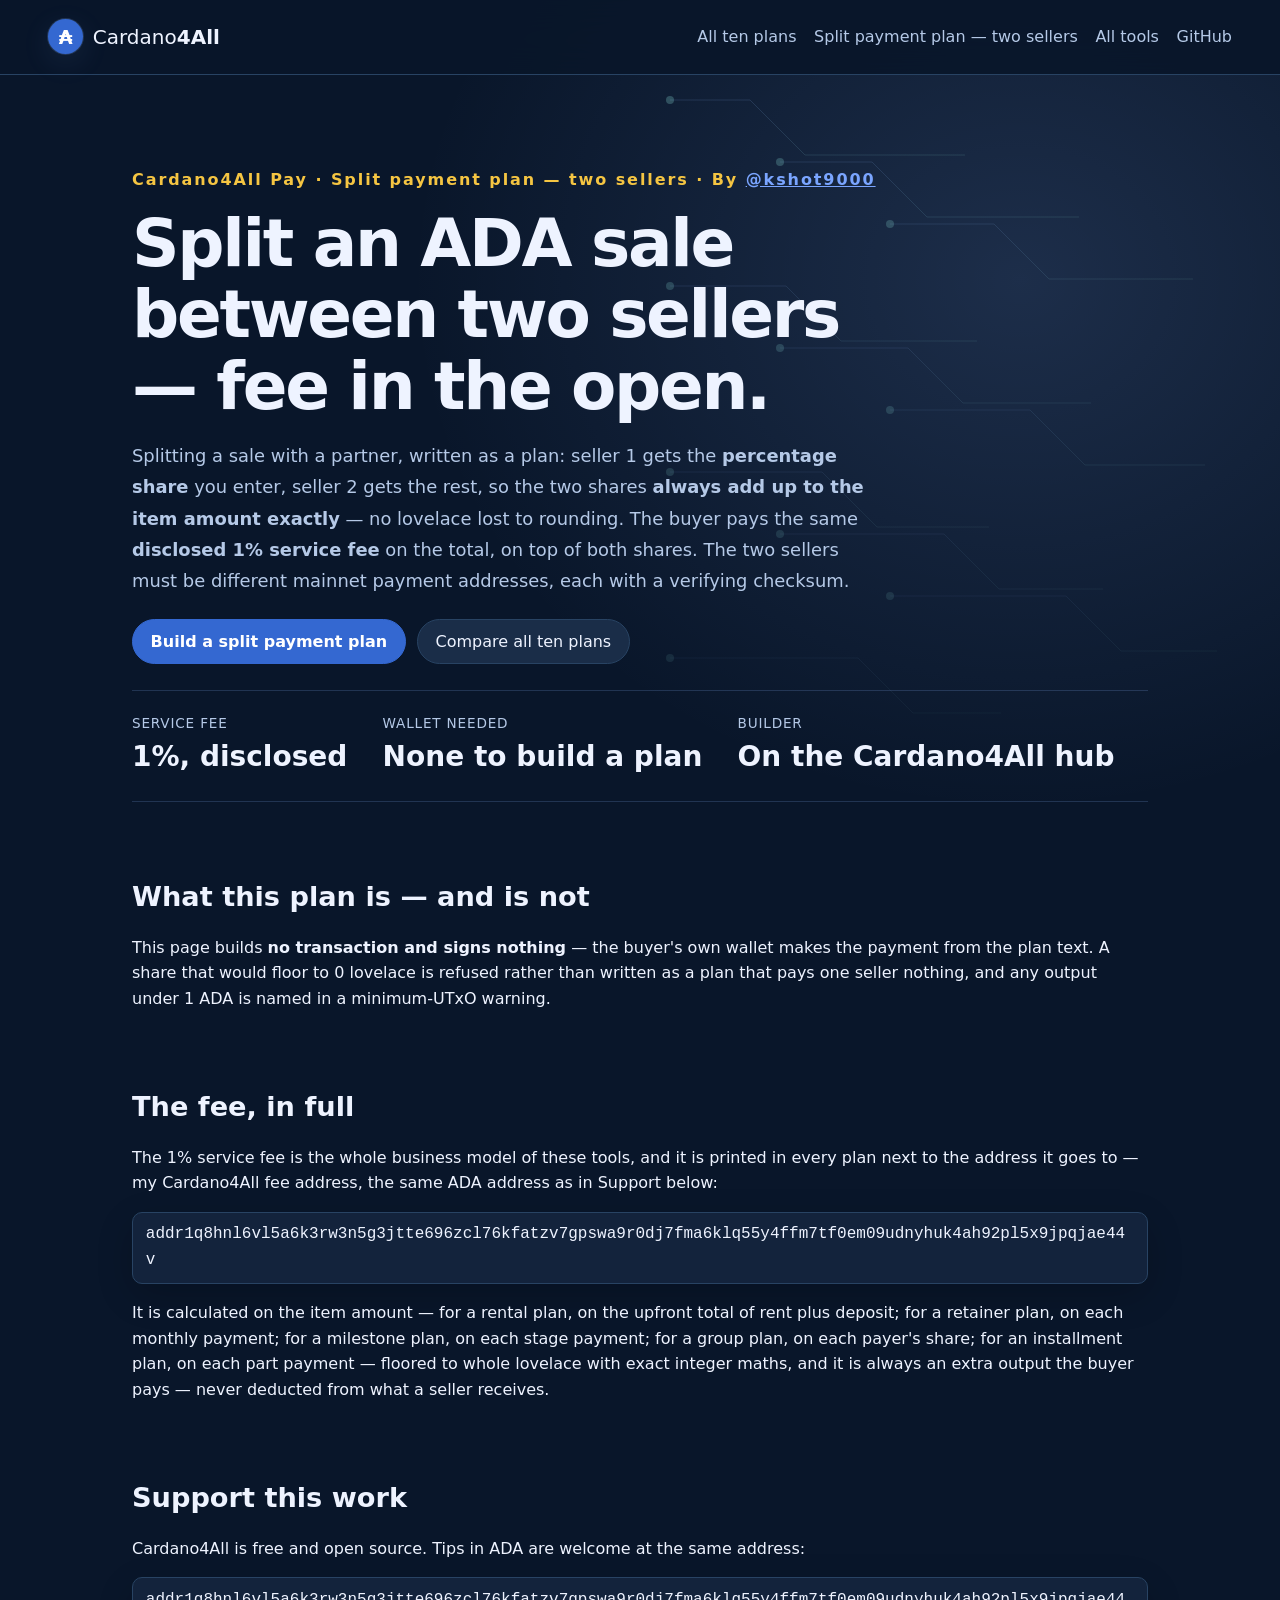
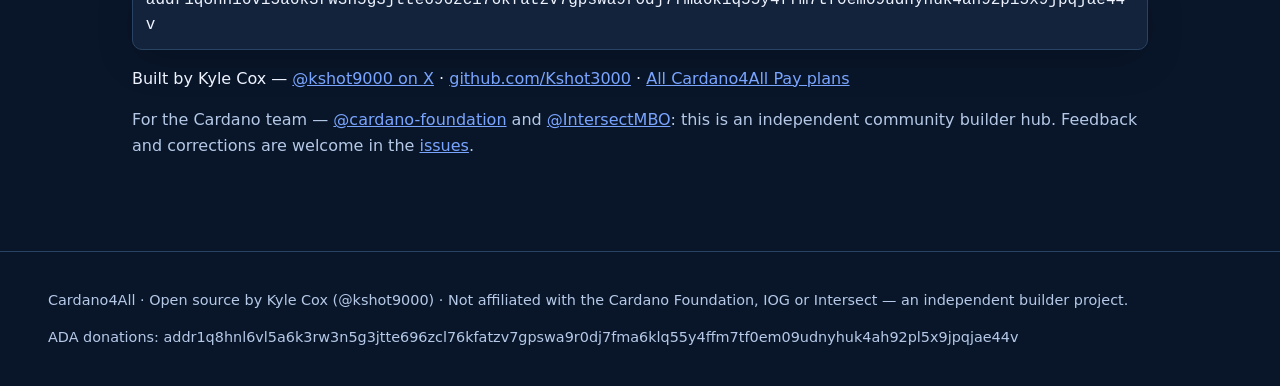
<file: pay-split.html>
<!DOCTYPE html>
<html lang="en">
<head>
<meta charset="utf-8">
<meta name="viewport" content="width=device-width, initial-scale=1">
<title>Cardano4All Pay — ADA Split Payment Plan for Two Sellers, Disclosed 1% Fee</title>
<meta name="description" content="Split an ADA sale between two sellers: seller 1 gets the percentage share you enter, seller 2 gets the rest so the shares sum to the item amount exactly, plus the disclosed 1% service fee on the total. No wallet needed, no transaction built or signed.">
<link rel="canonical" href="https://kshot3000.github.io/Cardano4all/pay-split.html">
<meta name="theme-color" content="#0033ad">
<meta property="og:title" content="Cardano4All Pay — split an ADA sale between two sellers, 1% fee in the open">
<meta property="og:description" content="A split payment plan for two sellers: shares that always add up to the item amount exactly, plus the disclosed 1% service fee on the total, printed in the plan. By Kyle Cox (@kshot9000).">
<meta property="og:type" content="website">
<meta property="og:url" content="https://kshot3000.github.io/Cardano4all/pay-split.html">
<meta property="og:image" content="https://kshot3000.github.io/Cardano4all/visual-upgrade/scene.svg">
<meta property="og:image:alt" content="Split payment plan — two sellers — Cardano4All Pay by Kyle Cox (@kshot9000)">
<meta name="twitter:card" content="summary">
<meta name="twitter:site" content="@kshot9000">
<meta name="twitter:creator" content="@kshot9000">
<meta name="twitter:title" content="Cardano4All Pay — split an ADA sale between two sellers, 1% fee in the open">
<meta name="twitter:description" content="A split payment plan for two sellers: shares that always add up to the item amount exactly, plus the disclosed 1% service fee on the total, printed in the plan. By Kyle Cox (@kshot9000).">
<meta name="twitter:image" content="https://kshot3000.github.io/Cardano4all/visual-upgrade/scene.svg">
<script type="application/ld+json">
{"@context":"https://schema.org","@type":"WebPage","name":"Cardano4All Pay — ADA Split Payment Plan for Two Sellers, Disclosed 1% Fee","url":"https://kshot3000.github.io/Cardano4all/pay-split.html","description":"Split an ADA sale between two sellers: seller 1 gets the percentage share you enter, seller 2 gets the rest so the shares sum to the item amount exactly, plus the disclosed 1% service fee on the total. No wallet needed, no transaction built or signed.","isPartOf":{"@type":"WebSite","name":"Cardano4All","url":"https://kshot3000.github.io/Cardano4all/"},"mainEntity":{"@type":"WebPageElement","name":"Split payment plan — two sellers","url":"https://kshot3000.github.io/Cardano4all/#splitlink"}}
</script>
<link rel="icon" href="data:image/svg+xml,%3Csvg xmlns='http://www.w3.org/2000/svg' viewBox='0 0 32 32'%3E%3Ccircle cx='16' cy='16' r='14' fill='%230033ad'/%3E%3Ccircle cx='16' cy='11' r='3' fill='%23fff'/%3E%3Ccircle cx='10' cy='19' r='2.4' fill='%23fff'/%3E%3Ccircle cx='22' cy='19' r='2.4' fill='%23fff'/%3E%3C/svg%3E">
<link rel="stylesheet" href="styles.css?v=1">
<link rel="stylesheet" href="visual-upgrade/theme.css?v=20261007">
</head>
<body data-vu-theme="network">
<a class="skip" href="#main">Skip to main content</a>
<header class="site-head">
  <a class="brand" href="./" aria-label="Cardano4All home">
    <span class="brand-mark" aria-hidden="true">₳</span>
    <span>Cardano<strong>4All</strong></span>
  </a>
  <nav aria-label="Main">
    <a href="pay.html">All ten plans</a>
    <a href="./#splitlink">Split payment plan — two sellers</a>
    <a href="./#tools">All tools</a>
    <a href="https://github.com/Kshot3000/Cardano4all">GitHub</a>
  </nav>
</header>

<main id="main" tabindex="-1">
  <section class="hero">
    <p class="eyebrow">Cardano4All Pay · Split payment plan — two sellers · By <a href="https://x.com/kshot9000">@kshot9000</a></p>
    <h1>Split an ADA sale between two sellers — fee in the open.</h1>
    <p class="lede">Splitting a sale with a partner, written as a plan: seller 1 gets the <strong>percentage share</strong> you enter, seller 2 gets the rest, so the two shares <strong>always add up to the item amount exactly</strong> — no lovelace lost to rounding. The buyer pays the same <strong>disclosed 1% service fee</strong> on the total, on top of both shares. The two sellers must be different mainnet payment addresses, each with a verifying checksum.</p>
    <div class="hero-cta">
      <a class="btn primary" href="./#splitlink">Build a split payment plan</a>
      <a class="btn" href="pay.html#plans">Compare all ten plans</a>
    </div>
    <dl class="stats">
      <div><dt>Service fee</dt><dd>1%, disclosed</dd></div>
      <div><dt>Wallet needed</dt><dd>None to build a plan</dd></div>
      <div><dt>Builder</dt><dd>On the Cardano4All hub</dd></div>
    </dl>
  </section>

  <section aria-labelledby="honesty-h">
    <h2 id="honesty-h">What this plan is — and is not</h2>
    <p>This page builds <strong>no transaction and signs nothing</strong> — the buyer's own wallet makes the payment from the plan text. A share that would floor to 0 lovelace is refused rather than written as a plan that pays one seller nothing, and any output under 1 ADA is named in a minimum-UTxO warning.</p>
  </section>

  <section aria-labelledby="fee-h">
    <h2 id="fee-h">The fee, in full</h2>
    <p>The 1% service fee is the whole business model of these tools, and it is printed in
    every plan next to the address it goes to — my Cardano4All fee address, the same ADA
    address as in Support below:</p>
    <p class="donate">
      <code>addr1q8hnl6vl5a6k3rw3n5g3jtte696zcl76kfatzv7gpswa9r0dj7fma6klq55y4ffm7tf0em09udnyhuk4ah92pl5x9jpqjae44v</code>
    </p>
    <p>It is calculated on the item amount — for a rental plan, on the upfront total of rent
    plus deposit; for a retainer plan, on each monthly payment; for a milestone plan, on each stage payment; for a group plan, on each payer's share; for an installment plan, on each part payment — floored to whole lovelace with exact integer maths, and it is always an
    extra output the buyer pays — never deducted from what a seller receives.</p>
  </section>

  <section aria-labelledby="support-h">
    <h2 id="support-h">Support this work</h2>
    <p>Cardano4All is free and open source. Tips in ADA are welcome at the same address:</p>
    <p class="donate">
      <code>addr1q8hnl6vl5a6k3rw3n5g3jtte696zcl76kfatzv7gpswa9r0dj7fma6klq55y4ffm7tf0em09udnyhuk4ah92pl5x9jpqjae44v</code>
    </p>
    <p>Built by Kyle Cox — <a href="https://x.com/kshot9000">@kshot9000 on X</a> · <a href="https://github.com/Kshot3000">github.com/Kshot3000</a> · <a href="pay.html">All Cardano4All Pay plans</a></p>
    <p class="team-tag">For the Cardano team — <a href="https://github.com/cardano-foundation">@cardano-foundation</a> and
    <a href="https://github.com/IntersectMBO">@IntersectMBO</a>: this is an independent community builder hub.
    Feedback and corrections are welcome in the <a href="https://github.com/Kshot3000/Cardano4all/issues">issues</a>.</p>
  </section>
</main>

<footer>
  <p>Cardano4All · Open source by Kyle Cox (@kshot9000) · Not affiliated with the Cardano Foundation, IOG or Intersect — an independent builder project.</p>
  <p>ADA donations: addr1q8hnl6vl5a6k3rw3n5g3jtte696zcl76kfatzv7gpswa9r0dj7fma6klq55y4ffm7tf0em09udnyhuk4ah92pl5x9jpqjae44v</p>
</footer>
</body>
</html>
</file>
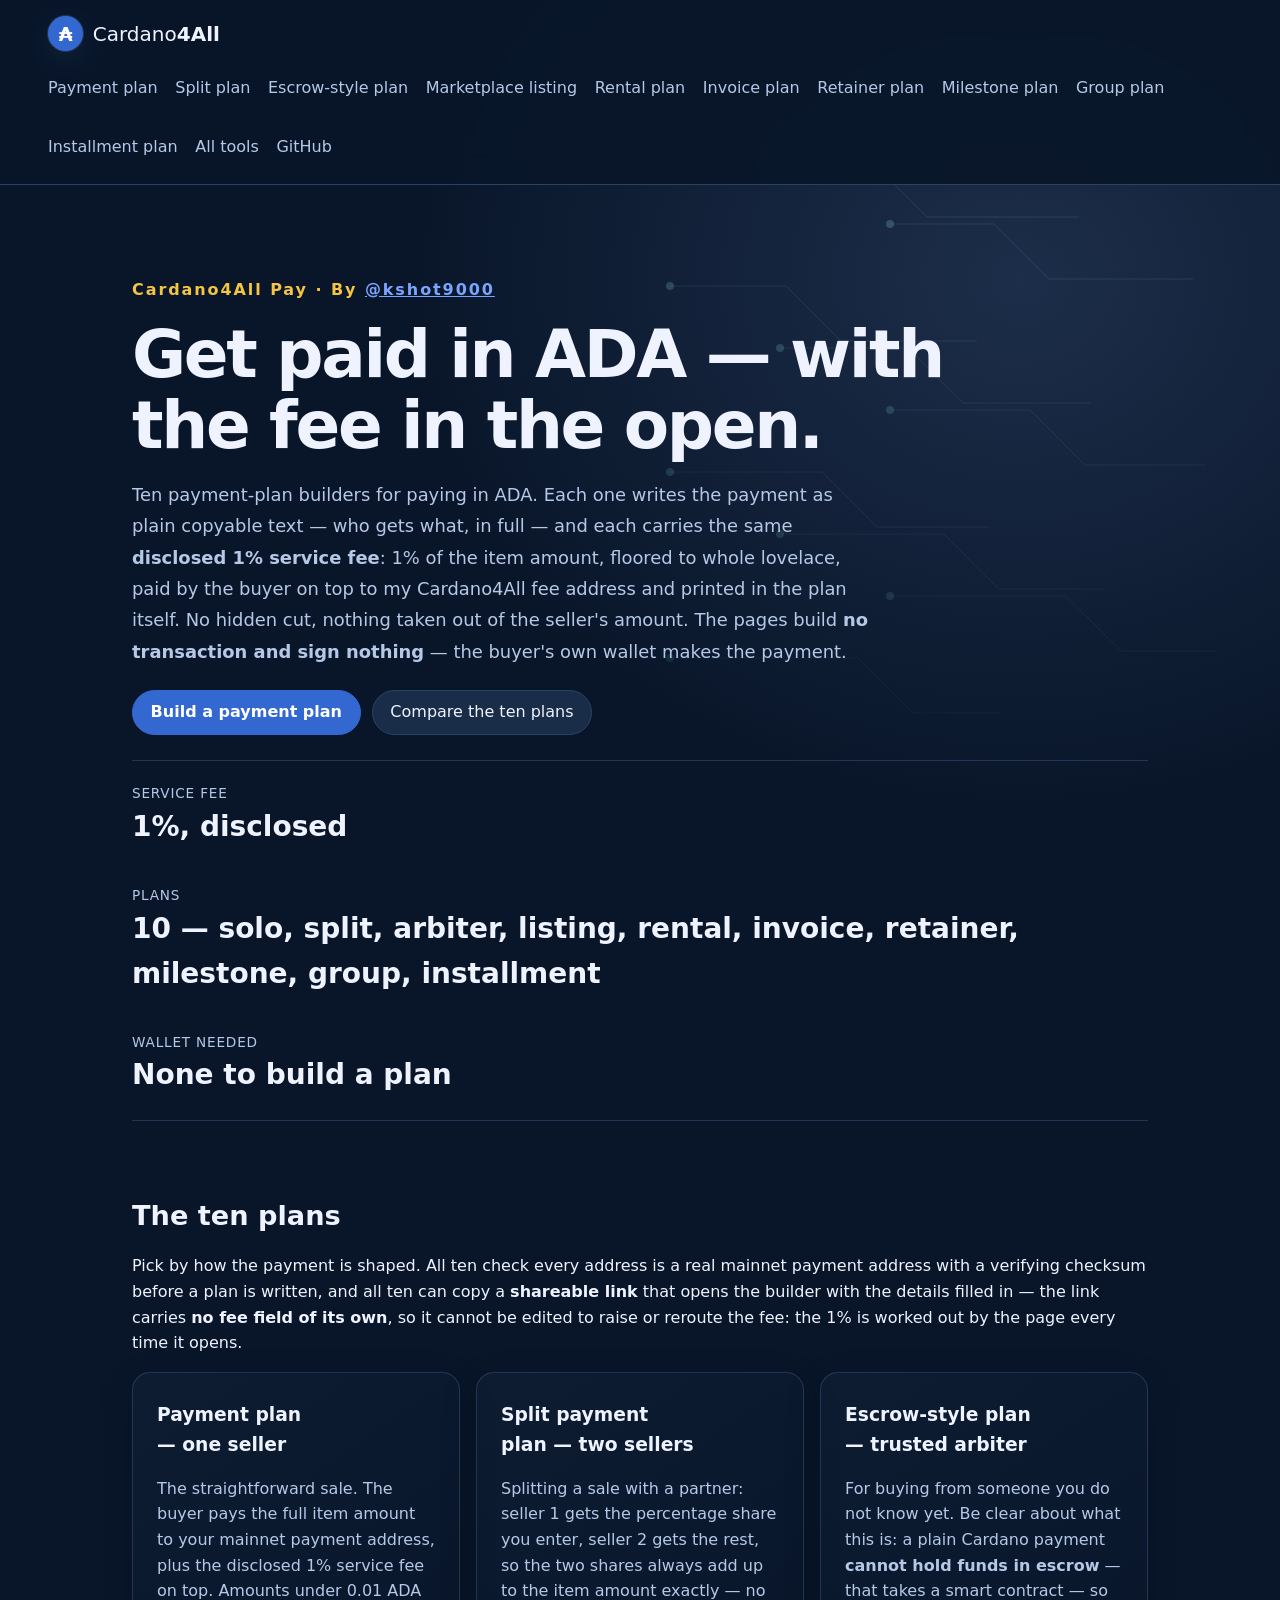
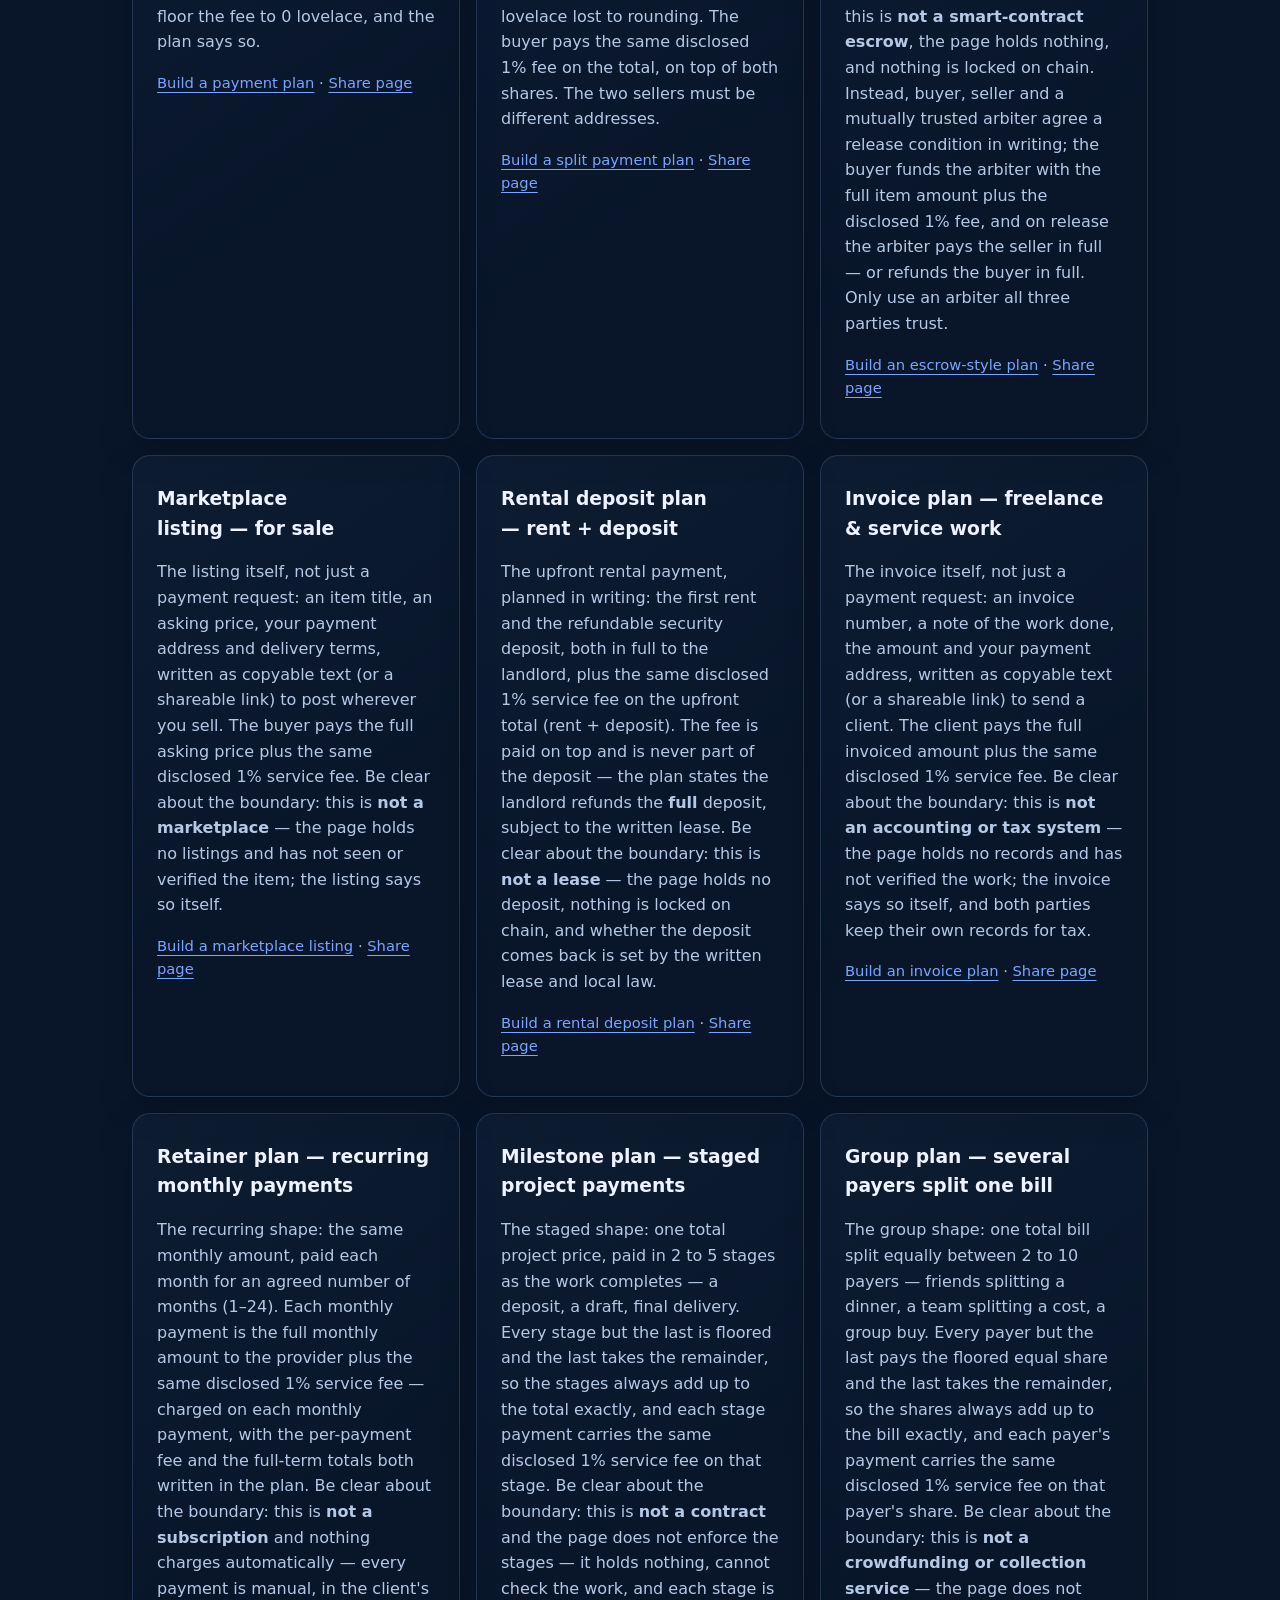
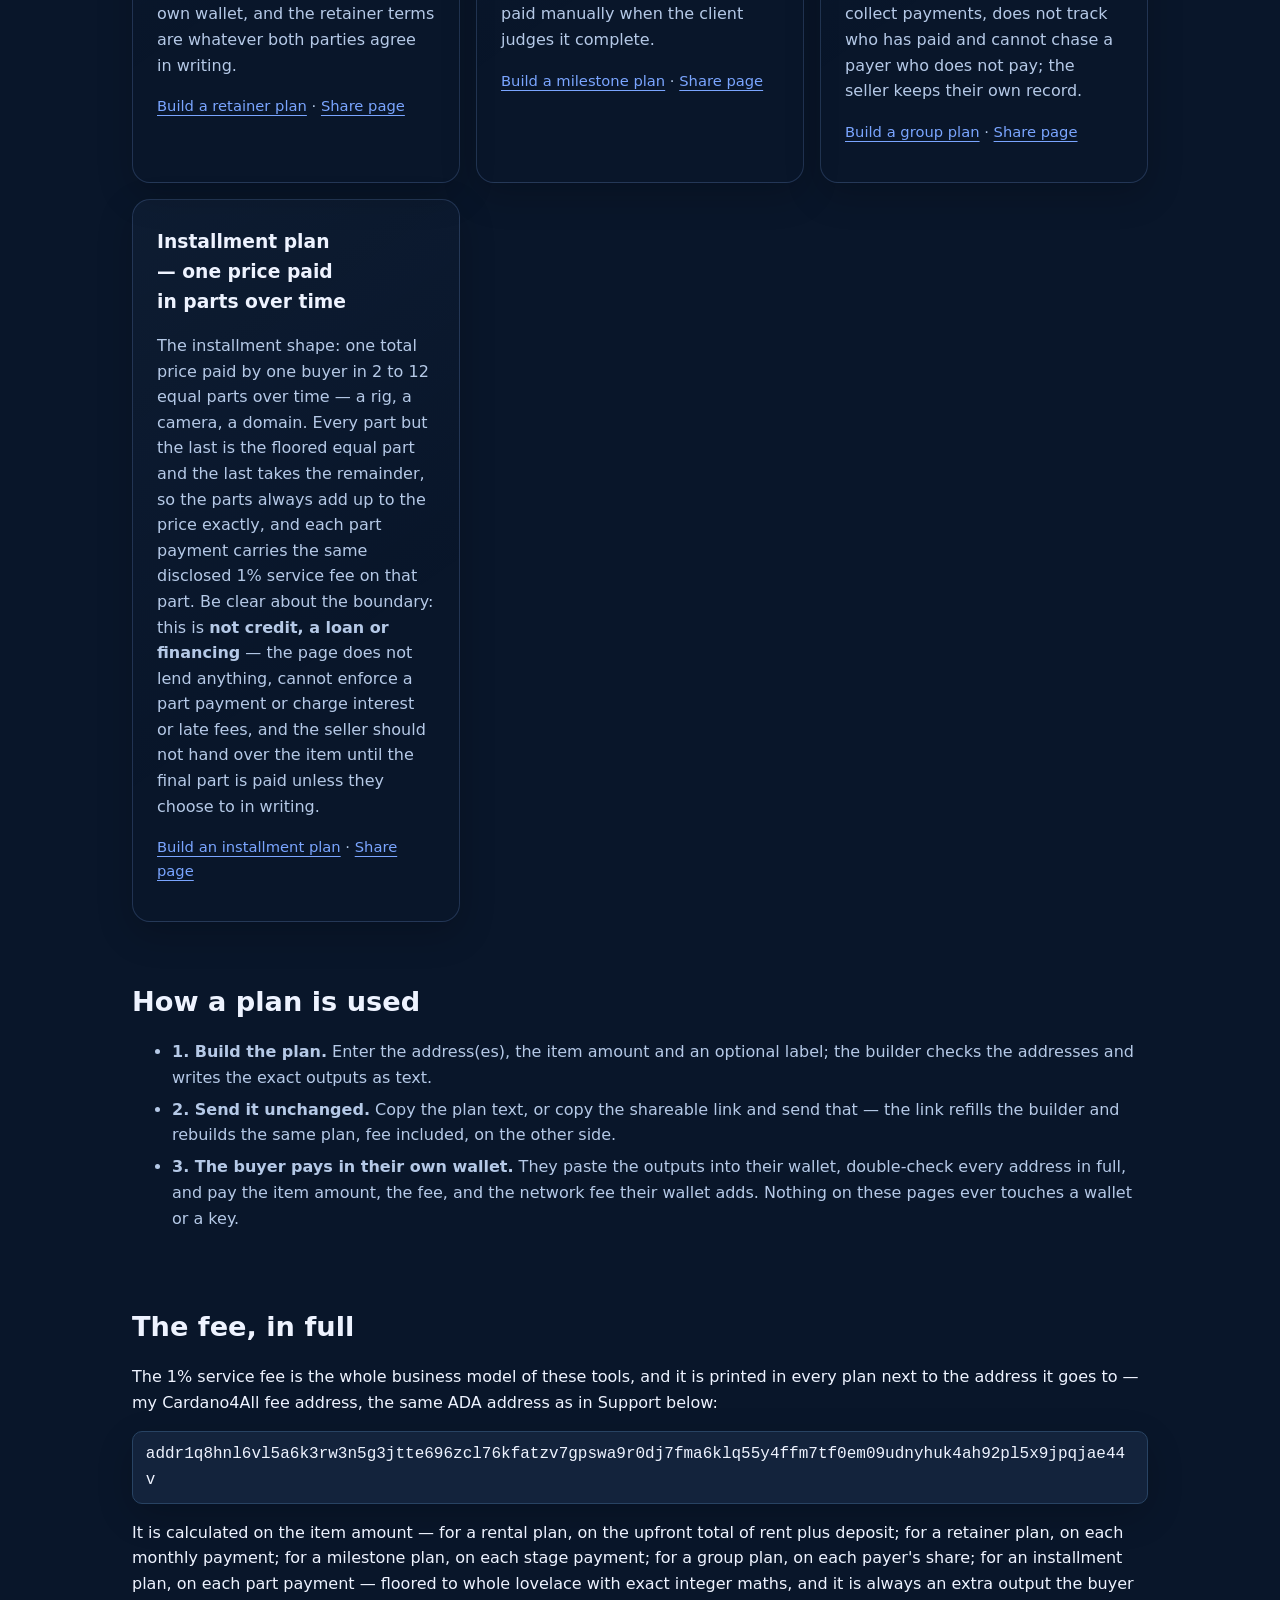
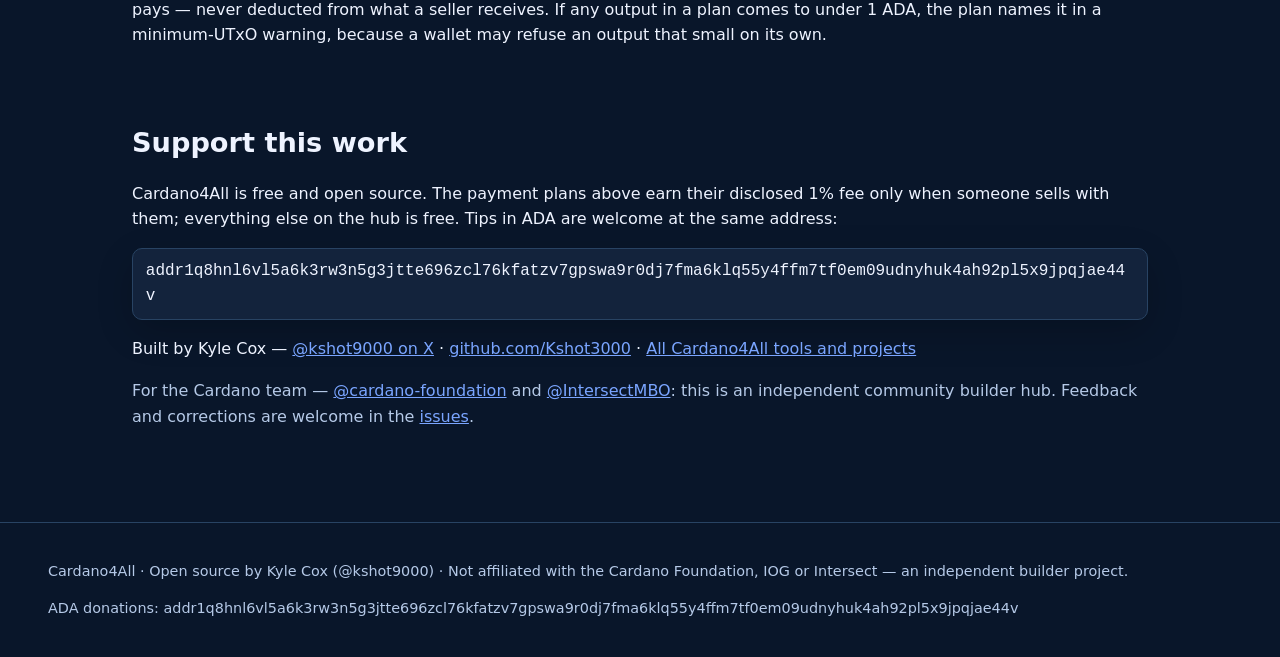
<file: pay.html>
<!DOCTYPE html>
<html lang="en">
<head>
<meta charset="utf-8">
<meta name="viewport" content="width=device-width, initial-scale=1">
<title>Cardano4All Pay — ADA Payment Plans with a Disclosed 1% Service Fee</title>
<meta name="description" content="Get paid in ADA with Cardano4All payment plans: one seller, two sellers splitting a sale, a trusted-arbiter escrow-style plan, a for-sale marketplace listing, a rent + refundable deposit plan, a freelance/service invoice, a monthly retainer plan, a staged milestone plan, a group bill split between several payers, or one price paid in installments over time. Every plan carries the same disclosed 1% service fee, printed in the plan itself. No wallet needed, no transaction built or signed.">
<link rel="canonical" href="https://kshot3000.github.io/Cardano4all/pay.html">
<meta name="theme-color" content="#0033ad">
<meta property="og:title" content="Cardano4All Pay — ADA payment plans, fee in the open">
<meta property="og:description" content="Payment plans for paying in ADA: one seller, a two-seller split, a trusted-arbiter escrow-style plan, a for-sale marketplace listing, a rent + refundable deposit plan, a freelance/service invoice, a monthly retainer plan, a staged milestone plan, a group bill split between several payers, or one price paid in installments — each with the same disclosed 1% service fee printed in the plan. By Kyle Cox (@kshot9000).">
<meta property="og:type" content="website">
<meta property="og:url" content="https://kshot3000.github.io/Cardano4all/pay.html">
<meta property="og:image" content="https://kshot3000.github.io/Cardano4all/visual-upgrade/scene.svg">
<meta property="og:image:alt" content="Cardano4All Pay — ADA payment plans by Kyle Cox (@kshot9000)">
<meta name="twitter:card" content="summary">
<meta name="twitter:site" content="@kshot9000">
<meta name="twitter:creator" content="@kshot9000">
<meta name="twitter:title" content="Cardano4All Pay — ADA payment plans with a disclosed 1% fee">
<meta name="twitter:description" content="Pay in ADA: payment plans for one seller, two sellers splitting a sale, a trusted arbiter, a for-sale listing, a rental deposit, a service invoice, a monthly retainer, staged milestones, a group bill split, or installments — the 1% service fee is printed in every plan. No wallet needed. By @kshot9000.">
<meta name="twitter:image" content="https://kshot3000.github.io/Cardano4all/visual-upgrade/scene.svg">
<script type="application/ld+json">
{"@context":"https://schema.org","@type":"ItemList","name":"Cardano4All ADA payment plans","itemListElement":[{"@type":"ListItem","position":1,"name":"ADA payment plan builder with disclosed 1% service fee","url":"https://kshot3000.github.io/Cardano4all/#paylink"},{"@type":"ListItem","position":2,"name":"ADA split payment plan builder for two sellers with disclosed 1% service fee","url":"https://kshot3000.github.io/Cardano4all/#splitlink"},{"@type":"ListItem","position":3,"name":"ADA escrow-style payment plan builder with trusted arbiter and disclosed 1% service fee","url":"https://kshot3000.github.io/Cardano4all/#escrowlink"},{"@type":"ListItem","position":4,"name":"ADA marketplace listing builder with disclosed 1% service fee","url":"https://kshot3000.github.io/Cardano4all/#marketlink"},{"@type":"ListItem","position":5,"name":"ADA rental deposit payment plan builder with disclosed 1% service fee","url":"https://kshot3000.github.io/Cardano4all/#rentlink"},{"@type":"ListItem","position":6,"name":"ADA invoice payment plan builder for freelance and service work with disclosed 1% service fee","url":"https://kshot3000.github.io/Cardano4all/#invoicelink"},{"@type":"ListItem","position":7,"name":"ADA retainer payment plan builder for recurring monthly payments with disclosed 1% service fee","url":"https://kshot3000.github.io/Cardano4all/#retainerlink"},{"@type":"ListItem","position":8,"name":"ADA milestone payment plan builder for staged project payments with disclosed 1% service fee","url":"https://kshot3000.github.io/Cardano4all/#milestonelink"},{"@type":"ListItem","position":9,"name":"ADA group payment plan builder splitting one bill between several payers with disclosed 1% service fee","url":"https://kshot3000.github.io/Cardano4all/#grouplink"},{"@type":"ListItem","position":10,"name":"ADA installment payment plan builder paying one price in equal parts over time with disclosed 1% service fee","url":"https://kshot3000.github.io/Cardano4all/#instlink"}]}
</script>
<link rel="icon" href="data:image/svg+xml,%3Csvg xmlns='http://www.w3.org/2000/svg' viewBox='0 0 32 32'%3E%3Ccircle cx='16' cy='16' r='14' fill='%230033ad'/%3E%3Ccircle cx='16' cy='11' r='3' fill='%23fff'/%3E%3Ccircle cx='10' cy='19' r='2.4' fill='%23fff'/%3E%3Ccircle cx='22' cy='19' r='2.4' fill='%23fff'/%3E%3C/svg%3E">
<link rel="stylesheet" href="styles.css?v=1">
<link rel="stylesheet" href="visual-upgrade/theme.css?v=20261007">
</head>
<body data-vu-theme="network">
<a class="skip" href="#main">Skip to main content</a>
<header class="site-head">
  <a class="brand" href="./" aria-label="Cardano4All home">
    <span class="brand-mark" aria-hidden="true">₳</span>
    <span>Cardano<strong>4All</strong></span>
  </a>
  <nav aria-label="Main">
    <a href="./#paylink">Payment plan</a>
    <a href="./#splitlink">Split plan</a>
    <a href="./#escrowlink">Escrow-style plan</a>
    <a href="./#marketlink">Marketplace listing</a>
    <a href="./#rentlink">Rental plan</a>
    <a href="./#invoicelink">Invoice plan</a>
    <a href="./#retainerlink">Retainer plan</a>
    <a href="./#milestonelink">Milestone plan</a>
    <a href="./#grouplink">Group plan</a>
    <a href="./#instlink">Installment plan</a>
    <a href="./#tools">All tools</a>
    <a href="https://github.com/Kshot3000/Cardano4all">GitHub</a>
  </nav>
</header>

<main id="main" tabindex="-1">
  <section class="hero">
    <p class="eyebrow">Cardano4All Pay · By <a href="https://x.com/kshot9000">@kshot9000</a></p>
    <h1>Get paid in ADA — with the fee in the open.</h1>
    <p class="lede">Ten payment-plan builders for paying in ADA. Each one writes the payment
    as plain copyable text — who gets what, in full — and each carries the same
    <strong>disclosed 1% service fee</strong>: 1% of the item amount, floored to whole lovelace,
    paid by the buyer on top to my Cardano4All fee address and printed in the plan itself.
    No hidden cut, nothing taken out of the seller's amount. The pages build
    <strong>no transaction and sign nothing</strong> — the buyer's own wallet makes the payment.</p>
    <div class="hero-cta">
      <a class="btn primary" href="./#paylink">Build a payment plan</a>
      <a class="btn" href="#plans">Compare the ten plans</a>
    </div>
    <dl class="stats">
      <div><dt>Service fee</dt><dd>1%, disclosed</dd></div>
      <div><dt>Plans</dt><dd>10 — solo, split, arbiter, listing, rental, invoice, retainer, milestone, group, installment</dd></div>
      <div><dt>Wallet needed</dt><dd>None to build a plan</dd></div>
    </dl>
  </section>

  <section id="plans" aria-labelledby="plans-h">
    <h2 id="plans-h">The ten plans</h2>
    <p>Pick by how the payment is shaped. All ten check every address is a real mainnet
    payment address with a verifying checksum before a plan is written, and all ten can
    copy a <strong>shareable link</strong> that opens the builder with the details filled in —
    the link carries <strong>no fee field of its own</strong>, so it cannot be edited to raise
    or reroute the fee: the 1% is worked out by the page every time it opens.</p>
    <ul class="cards">
      <li class="card">
        <h3>Payment plan — one seller</h3>
        <p>The straightforward sale. The buyer pays the full item amount to your mainnet
        payment address, plus the disclosed 1% service fee on top. Amounts under 0.01 ADA
        floor the fee to 0 lovelace, and the plan says so.</p>
        <p class="card-links"><a href="./#paylink">Build a payment plan</a> &middot; <a href="pay-payment.html">Share page</a></p>
      </li>
      <li class="card">
        <h3>Split payment plan — two sellers</h3>
        <p>Splitting a sale with a partner: seller 1 gets the percentage share you enter,
        seller 2 gets the rest, so the two shares always add up to the item amount exactly —
        no lovelace lost to rounding. The buyer pays the same disclosed 1% fee on the total,
        on top of both shares. The two sellers must be different addresses.</p>
        <p class="card-links"><a href="./#splitlink">Build a split payment plan</a> &middot; <a href="pay-split.html">Share page</a></p>
      </li>
      <li class="card">
        <h3>Escrow-style plan — trusted arbiter</h3>
        <p>For buying from someone you do not know yet. Be clear about what this is: a plain
        Cardano payment <strong>cannot hold funds in escrow</strong> — that takes a smart
        contract — so this is <strong>not a smart-contract escrow</strong>, the page holds
        nothing, and nothing is locked on chain. Instead, buyer, seller and a mutually
        trusted arbiter agree a release condition in writing; the buyer funds the arbiter
        with the full item amount plus the disclosed 1% fee, and on release the arbiter pays
        the seller in full — or refunds the buyer in full. Only use an arbiter all three
        parties trust.</p>
        <p class="card-links"><a href="./#escrowlink">Build an escrow-style plan</a> &middot; <a href="pay-escrow.html">Share page</a></p>
      </li>
      <li class="card">
        <h3>Marketplace listing — for sale</h3>
        <p>The listing itself, not just a payment request: an item title, an asking price,
        your payment address and delivery terms, written as copyable text (or a shareable
        link) to post wherever you sell. The buyer pays the full asking price plus the same
        disclosed 1% service fee. Be clear about the boundary: this is
        <strong>not a marketplace</strong> — the page holds no listings and has not seen or
        verified the item; the listing says so itself.</p>
        <p class="card-links"><a href="./#marketlink">Build a marketplace listing</a> &middot; <a href="pay-marketplace.html">Share page</a></p>
      </li>
      <li class="card">
        <h3>Rental deposit plan — rent + deposit</h3>
        <p>The upfront rental payment, planned in writing: the first rent and the refundable
        security deposit, both in full to the landlord, plus the same disclosed 1% service fee
        on the upfront total (rent + deposit). The fee is paid on top and is never part of the
        deposit — the plan states the landlord refunds the <strong>full</strong> deposit,
        subject to the written lease. Be clear about the boundary: this is
        <strong>not a lease</strong> — the page holds no deposit, nothing is locked on chain,
        and whether the deposit comes back is set by the written lease and local law.</p>
        <p class="card-links"><a href="./#rentlink">Build a rental deposit plan</a> &middot; <a href="pay-rental.html">Share page</a></p>
      </li>
      <li class="card">
        <h3>Invoice plan — freelance &amp; service work</h3>
        <p>The invoice itself, not just a payment request: an invoice number, a note of the
        work done, the amount and your payment address, written as copyable text (or a
        shareable link) to send a client. The client pays the full invoiced amount plus the
        same disclosed 1% service fee. Be clear about the boundary: this is
        <strong>not an accounting or tax system</strong> — the page holds no records and has
        not verified the work; the invoice says so itself, and both parties keep their own
        records for tax.</p>
        <p class="card-links"><a href="./#invoicelink">Build an invoice plan</a> &middot; <a href="pay-invoice.html">Share page</a></p>
      </li>
      <li class="card">
        <h3>Retainer plan — recurring monthly payments</h3>
        <p>The recurring shape: the same monthly amount, paid each month for an agreed
        number of months (1–24). Each monthly payment is the full monthly amount to the
        provider plus the same disclosed 1% service fee — charged on each monthly payment,
        with the per-payment fee and the full-term totals both written in the plan. Be
        clear about the boundary: this is <strong>not a subscription</strong> and nothing
        charges automatically — every payment is manual, in the client's own wallet, and
        the retainer terms are whatever both parties agree in writing.</p>
        <p class="card-links"><a href="./#retainerlink">Build a retainer plan</a> &middot; <a href="pay-retainer.html">Share page</a></p>
      </li>
      <li class="card">
        <h3>Milestone plan — staged project payments</h3>
        <p>The staged shape: one total project price, paid in 2 to 5 stages as the work
        completes — a deposit, a draft, final delivery. Every stage but the last is floored
        and the last takes the remainder, so the stages always add up to the total exactly,
        and each stage payment carries the same disclosed 1% service fee on that stage. Be
        clear about the boundary: this is <strong>not a contract</strong> and the page does
        not enforce the stages — it holds nothing, cannot check the work, and each stage is
        paid manually when the client judges it complete.</p>
        <p class="card-links"><a href="./#milestonelink">Build a milestone plan</a> &middot; <a href="pay-milestone.html">Share page</a></p>
      </li>
      <li class="card">
        <h3>Group plan — several payers split one bill</h3>
        <p>The group shape: one total bill split equally between 2 to 10 payers — friends
        splitting a dinner, a team splitting a cost, a group buy. Every payer but the last
        pays the floored equal share and the last takes the remainder, so the shares always
        add up to the bill exactly, and each payer's payment carries the same disclosed 1%
        service fee on that payer's share. Be clear about the boundary: this is
        <strong>not a crowdfunding or collection service</strong> — the page does not
        collect payments, does not track who has paid and cannot chase a payer who does
        not pay; the seller keeps their own record.</p>
        <p class="card-links"><a href="./#grouplink">Build a group plan</a> &middot; <a href="pay-group.html">Share page</a></p>
      </li>
      <li class="card">
        <h3>Installment plan — one price paid in parts over time</h3>
        <p>The installment shape: one total price paid by one buyer in 2 to 12 equal parts
        over time — a rig, a camera, a domain. Every part but the last is the floored equal
        part and the last takes the remainder, so the parts always add up to the price
        exactly, and each part payment carries the same disclosed 1% service fee on that
        part. Be clear about the boundary: this is <strong>not credit, a loan or
        financing</strong> — the page does not lend anything, cannot enforce a part
        payment or charge interest or late fees, and the seller should not hand over the
        item until the final part is paid unless they choose to in writing.</p>
        <p class="card-links"><a href="./#instlink">Build an installment plan</a> &middot; <a href="pay-installment.html">Share page</a></p>
      </li>
    </ul>
  </section>

  <section id="how" aria-labelledby="how-h">
    <h2 id="how-h">How a plan is used</h2>
    <ul class="guide-list">
      <li><strong>1. Build the plan.</strong> Enter the address(es), the item amount and an optional label; the builder checks the addresses and writes the exact outputs as text.</li>
      <li><strong>2. Send it unchanged.</strong> Copy the plan text, or copy the shareable link and send that — the link refills the builder and rebuilds the same plan, fee included, on the other side.</li>
      <li><strong>3. The buyer pays in their own wallet.</strong> They paste the outputs into their wallet, double-check every address in full, and pay the item amount, the fee, and the network fee their wallet adds. Nothing on these pages ever touches a wallet or a key.</li>
    </ul>
  </section>

  <section id="fee" aria-labelledby="fee-h">
    <h2 id="fee-h">The fee, in full</h2>
    <p>The 1% service fee is the whole business model of these tools, and it is printed in
    every plan next to the address it goes to — my Cardano4All fee address, the same ADA
    address as in Support below:</p>
    <p class="donate">
      <code>addr1q8hnl6vl5a6k3rw3n5g3jtte696zcl76kfatzv7gpswa9r0dj7fma6klq55y4ffm7tf0em09udnyhuk4ah92pl5x9jpqjae44v</code>
    </p>
    <p>It is calculated on the item amount — for a rental plan, on the upfront total of rent
    plus deposit; for a retainer plan, on each monthly payment; for a milestone plan, on each stage payment; for a group plan, on each payer's share; for an installment plan, on each part payment — floored to whole lovelace with exact integer
    maths, and it is always an extra output the buyer pays — never deducted from what a
    seller receives. If any output in a plan comes to under 1 ADA, the plan names it in a
    minimum-UTxO warning, because a wallet may refuse an output that small on its own.</p>
  </section>

  <section id="support" aria-labelledby="support-h">
    <h2 id="support-h">Support this work</h2>
    <p>Cardano4All is free and open source. The payment plans above earn their disclosed 1%
    fee only when someone sells with them; everything else on the hub is free. Tips in ADA
    are welcome at the same address:</p>
    <p class="donate">
      <code>addr1q8hnl6vl5a6k3rw3n5g3jtte696zcl76kfatzv7gpswa9r0dj7fma6klq55y4ffm7tf0em09udnyhuk4ah92pl5x9jpqjae44v</code>
    </p>
    <p>Built by Kyle Cox — <a href="https://x.com/kshot9000">@kshot9000 on X</a> · <a href="https://github.com/Kshot3000">github.com/Kshot3000</a> · <a href="./">All Cardano4All tools and projects</a></p>
    <p class="team-tag">For the Cardano team — <a href="https://github.com/cardano-foundation">@cardano-foundation</a> and
    <a href="https://github.com/IntersectMBO">@IntersectMBO</a>: this is an independent community builder hub.
    Feedback and corrections are welcome in the <a href="https://github.com/Kshot3000/Cardano4all/issues">issues</a>.</p>
  </section>
</main>

<footer>
  <p>Cardano4All · Open source by Kyle Cox (@kshot9000) · Not affiliated with the Cardano Foundation, IOG or Intersect — an independent builder project.</p>
  <p>ADA donations: addr1q8hnl6vl5a6k3rw3n5g3jtte696zcl76kfatzv7gpswa9r0dj7fma6klq55y4ffm7tf0em09udnyhuk4ah92pl5x9jpqjae44v</p>
</footer>
</body>
</html>
</file>
<file: styles.css>
:root{
  --bg:#050b1d; --panel:#0a1633; --panel2:#0d1c42; --line:#1d3370;
  --ink:#eef3ff; --muted:#a9bce8; --accent:#3468d1; --accent2:#7aa5ff;
  --gold:#f5c542; --radius:14px;
}
*{box-sizing:border-box}
html{scroll-behavior:smooth}
body{margin:0;background:radial-gradient(1100px 500px at 80% -80px,#12306e 0%,transparent 60%),var(--bg);
  color:var(--ink);font:16px/1.6 system-ui,-apple-system,"Segoe UI",Roboto,sans-serif}
a{color:var(--accent2)}
a:hover{text-decoration-thickness:2px}
:focus-visible{outline:2px solid var(--gold);outline-offset:2px}
.skip{position:absolute;left:-9999px;top:0;background:var(--panel2);color:var(--ink);padding:.5rem 1rem;z-index:10}
.skip:focus{left:.5rem;top:.5rem}
.site-head{display:flex;justify-content:space-between;align-items:center;gap:1rem;
  padding:1rem clamp(1rem,4vw,3rem);border-bottom:1px solid var(--line);flex-wrap:wrap}
.brand{display:flex;align-items:center;gap:.6rem;color:var(--ink);text-decoration:none;font-size:1.25rem}
.brand-mark{display:grid;place-items:center;width:2.2rem;height:2.2rem;border-radius:50%;
  background:var(--accent);color:#fff;font-weight:700}
nav{display:flex;gap:1.1rem;flex-wrap:wrap}
nav a{color:var(--muted);text-decoration:none}
nav a:hover{color:var(--ink)}
main{max-width:1080px;margin:0 auto;padding:0 clamp(1rem,4vw,2rem) 3rem}
.hero{padding:3.2rem 0 2rem}
.eyebrow{color:var(--gold);letter-spacing:.04em;font-weight:600}
h1{font-size:clamp(2rem,5vw,3.2rem);line-height:1.12;margin:.4rem 0 1rem}
.lede{color:var(--muted);font-size:1.12rem;max-width:46rem}
.btn{display:inline-block;padding:.55rem 1.1rem;border:1px solid var(--line);border-radius:999px;
  background:var(--panel2);color:var(--ink);text-decoration:none;cursor:pointer;font-size:1rem}
.btn.primary{background:var(--accent);border-color:var(--accent);color:#fff;font-weight:600}
.hero-cta{display:flex;gap:.7rem;flex-wrap:wrap;margin:1.4rem 0}
.stats{display:flex;gap:2.2rem;flex-wrap:wrap;margin:1.6rem 0 0;padding:0}
.stats dt{color:var(--muted);font-size:.85rem;text-transform:uppercase;letter-spacing:.06em}
.stats dd{margin:0;font-size:1.25rem;font-weight:700}
section{padding:1.8rem 0}
h2{font-size:1.7rem;margin:0 0 .6rem}
h3{margin:.2rem 0 .5rem}
.filter-row{display:grid;gap:.7rem;margin:1rem 0}
.filter-row input,.tool input,.tool textarea{background:var(--panel);border:1px solid var(--line);
  border-radius:10px;color:var(--ink);padding:.6rem .8rem;font:inherit;width:100%}
.chips{display:flex;gap:.5rem;flex-wrap:wrap}
.chip{padding:.35rem .9rem;border-radius:999px;border:1px solid var(--line);background:var(--panel);
  color:var(--muted);cursor:pointer;font:inherit}
.chip.active{background:var(--accent);color:#fff;border-color:var(--accent)}
.sr-status{color:var(--muted);font-size:.9rem}
.cards{list-style:none;margin:0;padding:0;display:grid;grid-template-columns:repeat(auto-fill,minmax(300px,1fr));gap:1rem}
.card{background:linear-gradient(180deg,var(--panel2),var(--panel));border:1px solid var(--line);
  border-radius:var(--radius);padding:1.1rem 1.2rem}
.card p{color:var(--muted)}
.badge{font-size:.72rem;padding:.15rem .55rem;border-radius:999px;vertical-align:middle;white-space:nowrap}
.badge.live{background:#0d4429;color:#7be2a8}
.badge.repo{background:#233766;color:var(--accent2)}
.card-links{font-size:.92rem}
.tool-grid{display:grid;grid-template-columns:repeat(auto-fit,minmax(300px,1fr));gap:1rem}
.tool{background:var(--panel);border:1px solid var(--line);border-radius:var(--radius);padding:1.1rem 1.2rem;display:grid;gap:.6rem;align-content:start}
.tool p{color:var(--muted);margin:0}
.tool label{font-weight:600}
.guide-list li{margin:.4rem 0;color:var(--muted)}
.donate{display:flex;gap:.7rem;align-items:center;flex-wrap:wrap}
.donate code{background:var(--panel);border:1px solid var(--line);border-radius:10px;padding:.6rem .8rem;
  word-break:break-all;max-width:100%}
.team-tag{color:var(--muted)}
footer{border-top:1px solid var(--line);padding:1.4rem clamp(1rem,4vw,3rem);color:var(--muted);font-size:.9rem}
footer p{word-break:break-all}
@media (max-width:560px){.stats{gap:1.2rem}}
</file>
<file: visual-upgrade/theme.css>
/* Visual Refresh 2026.10 — additive, dependency-free, original vector artwork. */
:root{--vu-accent:#8db5ff;--vu-secondary:#88dcd4;--vu-base:#09162a;--vu-surface:#13233c;--vu-line:#8db5ff30;--vu-radius:18px;--vu-shadow:0 12px 36px #0003;--vu-art:url("scene.svg")}
body[data-vu-theme]{background-image:var(--vu-art);background-size:1600px 1000px;background-repeat:no-repeat;background-position:top center;background-color:var(--vu-base);-webkit-font-smoothing:antialiased}
body[data-vu-theme] :is(h1,h2,h3){text-wrap:balance}
body[data-vu-theme] :is(.lede,.lead,.hero-description,.hero p.sub){text-wrap:pretty;line-height:1.75}
body[data-vu-theme] .hero h1{letter-spacing:-.035em;line-height:1.08}
body[data-vu-theme] :is(.card,.tool,.donate){border-color:var(--vu-line);border-radius:var(--vu-radius);box-shadow:var(--vu-shadow);background-image:linear-gradient(145deg,color-mix(in srgb,var(--vu-accent) 4%,transparent),transparent 65%)}
body[data-vu-theme] :is(.stat,.stat-card,.stat-value,.epoch-big,.num,.odds){font-variant-numeric:tabular-nums}
body[data-vu-theme] :is(.btn,.button,.connect-btn,.xbtn){min-height:44px;align-items:center;justify-content:center;gap:8px;transition:background .18s,border-color .18s,box-shadow .18s}
body[data-vu-theme] :is(.btn,.button,.connect-btn):not(:disabled):hover{box-shadow:0 5px 20px color-mix(in srgb,var(--vu-accent) 13%,transparent)}
body[data-vu-theme] :is(input:not([type=checkbox]):not([type=radio]):not([type=range]):not([type=hidden]),select,textarea){max-width:100%}
body[data-vu-theme] :is(input:not([type=checkbox]):not([type=radio]):not([type=range]):not([type=hidden]),select){min-height:42px}
body[data-vu-theme] :is(a,button,input,select,textarea,summary,[tabindex]):focus-visible{outline:2px solid var(--vu-accent);outline-offset:4px}
body[data-vu-theme] :is(.brand-mark,.logo,.card-icon,.app-ico){box-shadow:0 0 0 1px var(--vu-line),0 8px 30px color-mix(in srgb,var(--vu-accent) 10%,transparent)}
body[data-vu-theme] :is(.tbl-wrap,.table-wrap,.table-scroll){overscroll-behavior-inline:contain;scrollbar-width:thin;scrollbar-color:var(--vu-accent) transparent}
body[data-vu-theme] :is(.eyebrow,.kicker,.stat-label){letter-spacing:.12em}
body[data-vu-theme] :is(.card,.app-card,.tool,.launch-card) a{text-underline-offset:4px}
body[data-vu-theme] :is(.card,.app-card,.tool,.launch-card):focus-within{border-color:var(--vu-accent)}
body[data-vu-theme] :is(.don-addr,.addr,.address,.donation-address-row code,.tip-addr,footer){overflow-wrap:anywhere}
.vu-skip{position:fixed;top:12px;left:12px;z-index:10001;transform:translateY(-160%);padding:12px 18px;border-radius:8px;background:var(--vu-accent);color:#081320;font:700 14px system-ui;text-decoration:none}
.vu-skip:focus{transform:none}
.vu-table{max-width:100%;overflow:auto;overscroll-behavior-inline:contain}
@media(hover:hover){body[data-vu-theme] :is(a.card,a.app-card,a.tool,.launch-card):hover{border-color:var(--vu-accent);box-shadow:0 12px 32px color-mix(in srgb,var(--vu-accent) 9%,transparent)}}
@media(max-width:640px){
 body[data-vu-theme]{background-size:1000px 680px;background-position:center top;background-attachment:scroll}
 body[data-vu-theme] :is(.hero-cta,.hero-actions,.cta-row,.btn-row){gap:10px;flex-wrap:wrap}
 body[data-vu-theme] :is(.hero-cta,.hero-actions,.cta-row,.btn-row) .btn{min-height:46px}
 body[data-vu-theme] :is(.grid2,.grid-2,.two-col){min-width:0}
 body[data-vu-theme] :is(.hero,.page-heading,.intro) h1{overflow-wrap:break-word}
 body[data-vu-theme] :is(.card,.panel,.stat,.tool,.swap-card){min-width:0}
}
@media(prefers-reduced-motion:reduce){
 html{scroll-behavior:auto!important}
 body[data-vu-theme] *,body[data-vu-theme] *::before,body[data-vu-theme] *::after{animation-duration:.01ms!important;animation-delay:0s!important;animation-iteration-count:1!important;transition-duration:.01ms!important;scroll-behavior:auto!important}
 body[data-vu-theme] .reveal{opacity:1;transform:none}
}
@media print{body[data-vu-theme]{background:#fff!important;color:#111!important}.vu-skip{display:none}body[data-vu-theme] :is(.card,.tool,.donate){box-shadow:none;border-color:#bbb;background:#fff}}

/* Project-specific layout and art direction */
body[data-vu-theme]{--bg:#09162a;--panel:#13233c;--panel2:#1a2d48;--muted:#b5c9e7;--line:#284363}.hero{padding:76px 0 44px}.hero h1{font-size:clamp(38px,5.8vw,66px);max-width:820px}.stats{padding:22px 0;border-block:1px solid var(--vu-line)}.stats dd{font-size:28px}.card,.tool{padding:24px}.site-head{background:#09162aea;backdrop-filter:blur(16px)}.filter-row{gap:16px}#search{min-height:46px}nav a{padding:8px 0}@media(max-width:600px){.hero{padding-top:42px}.site-head{padding:16px}.stats{gap:26px}.cards{gap:16px}.filter-row{align-items:stretch}.chips{gap:7px}}
</file>
